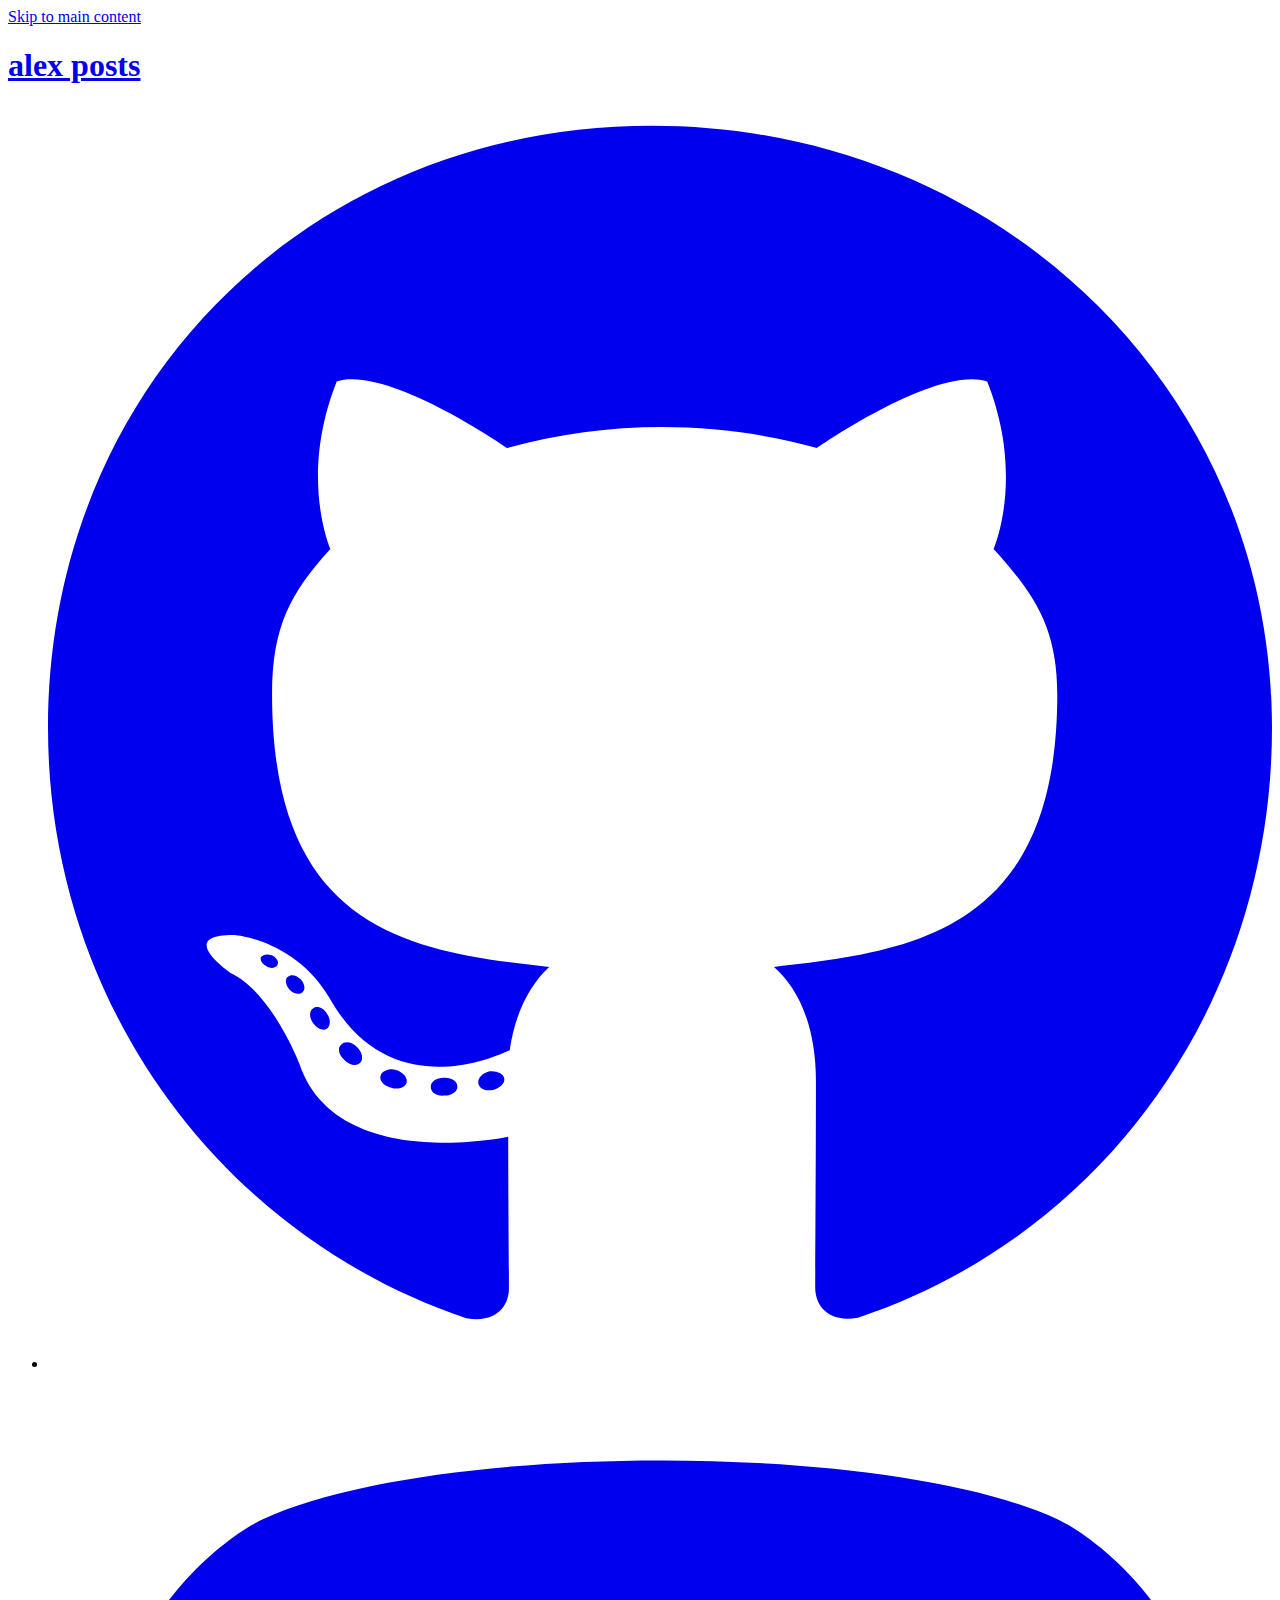
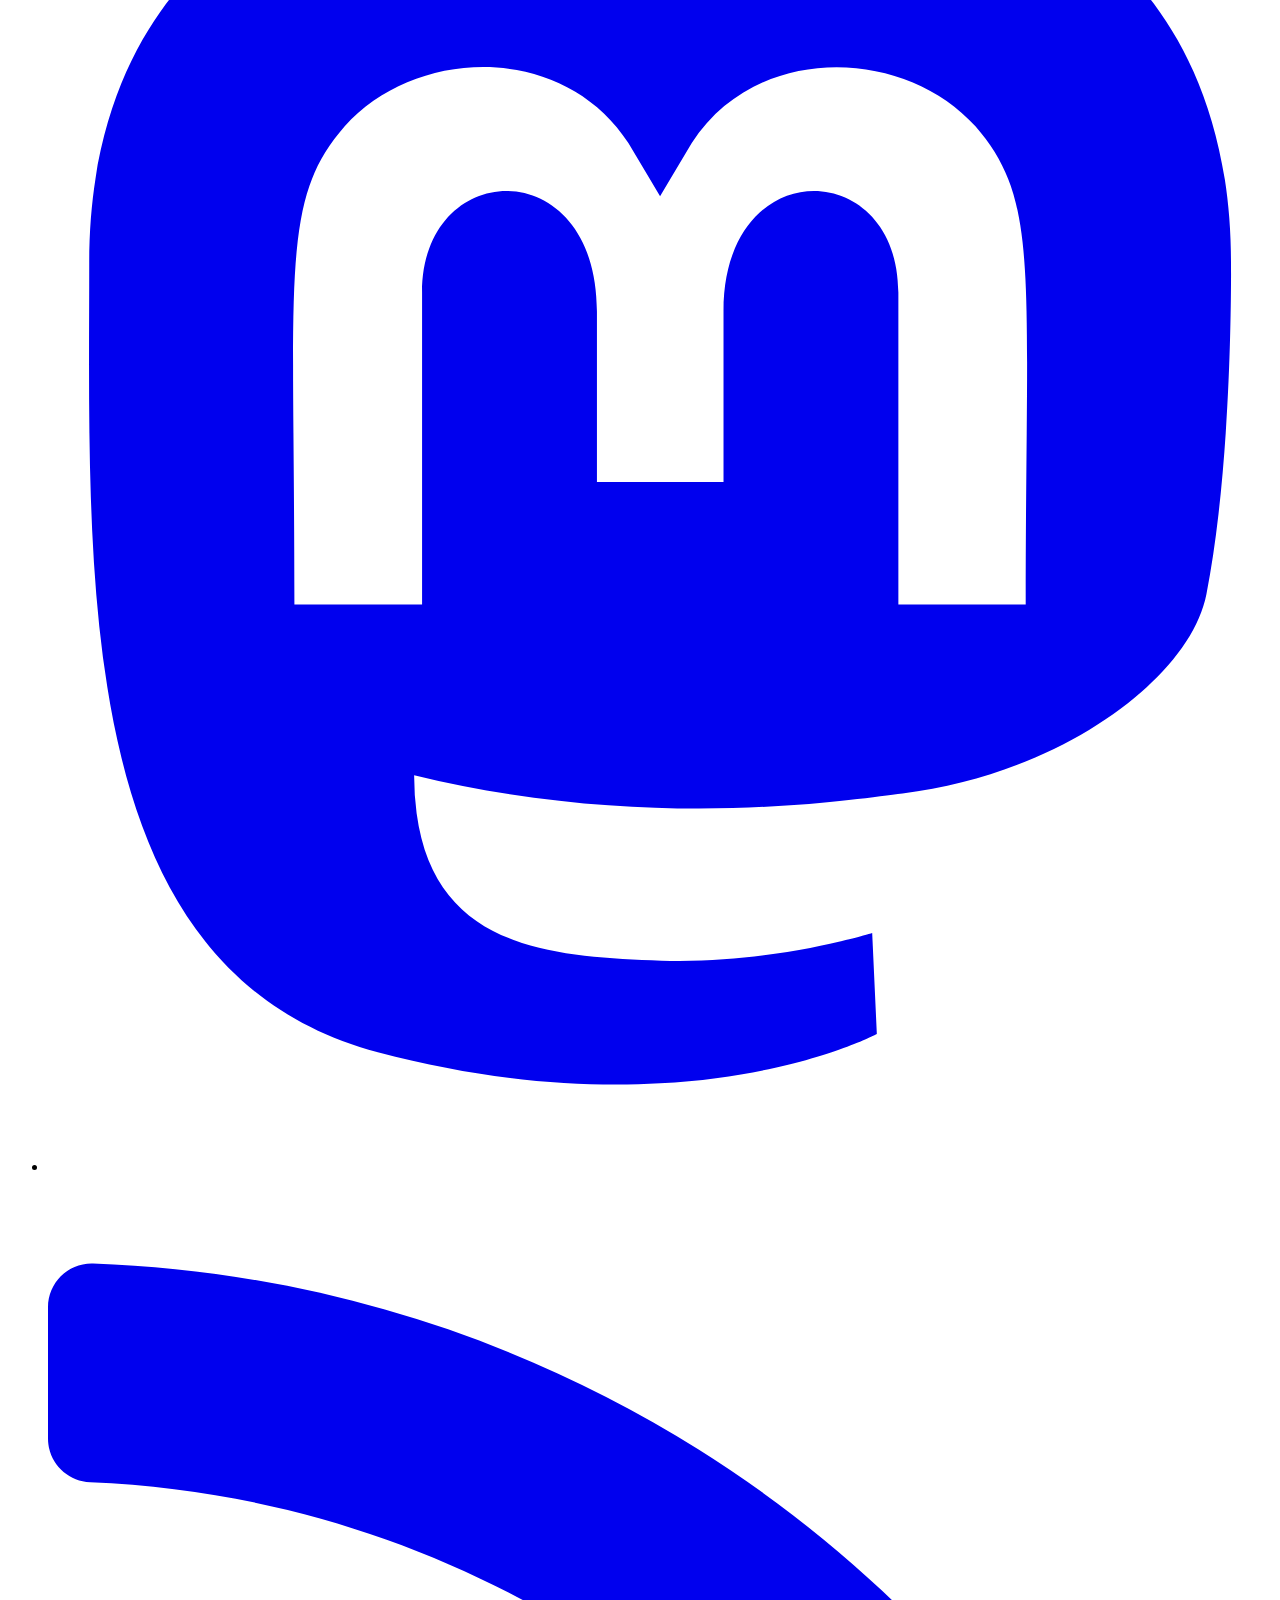
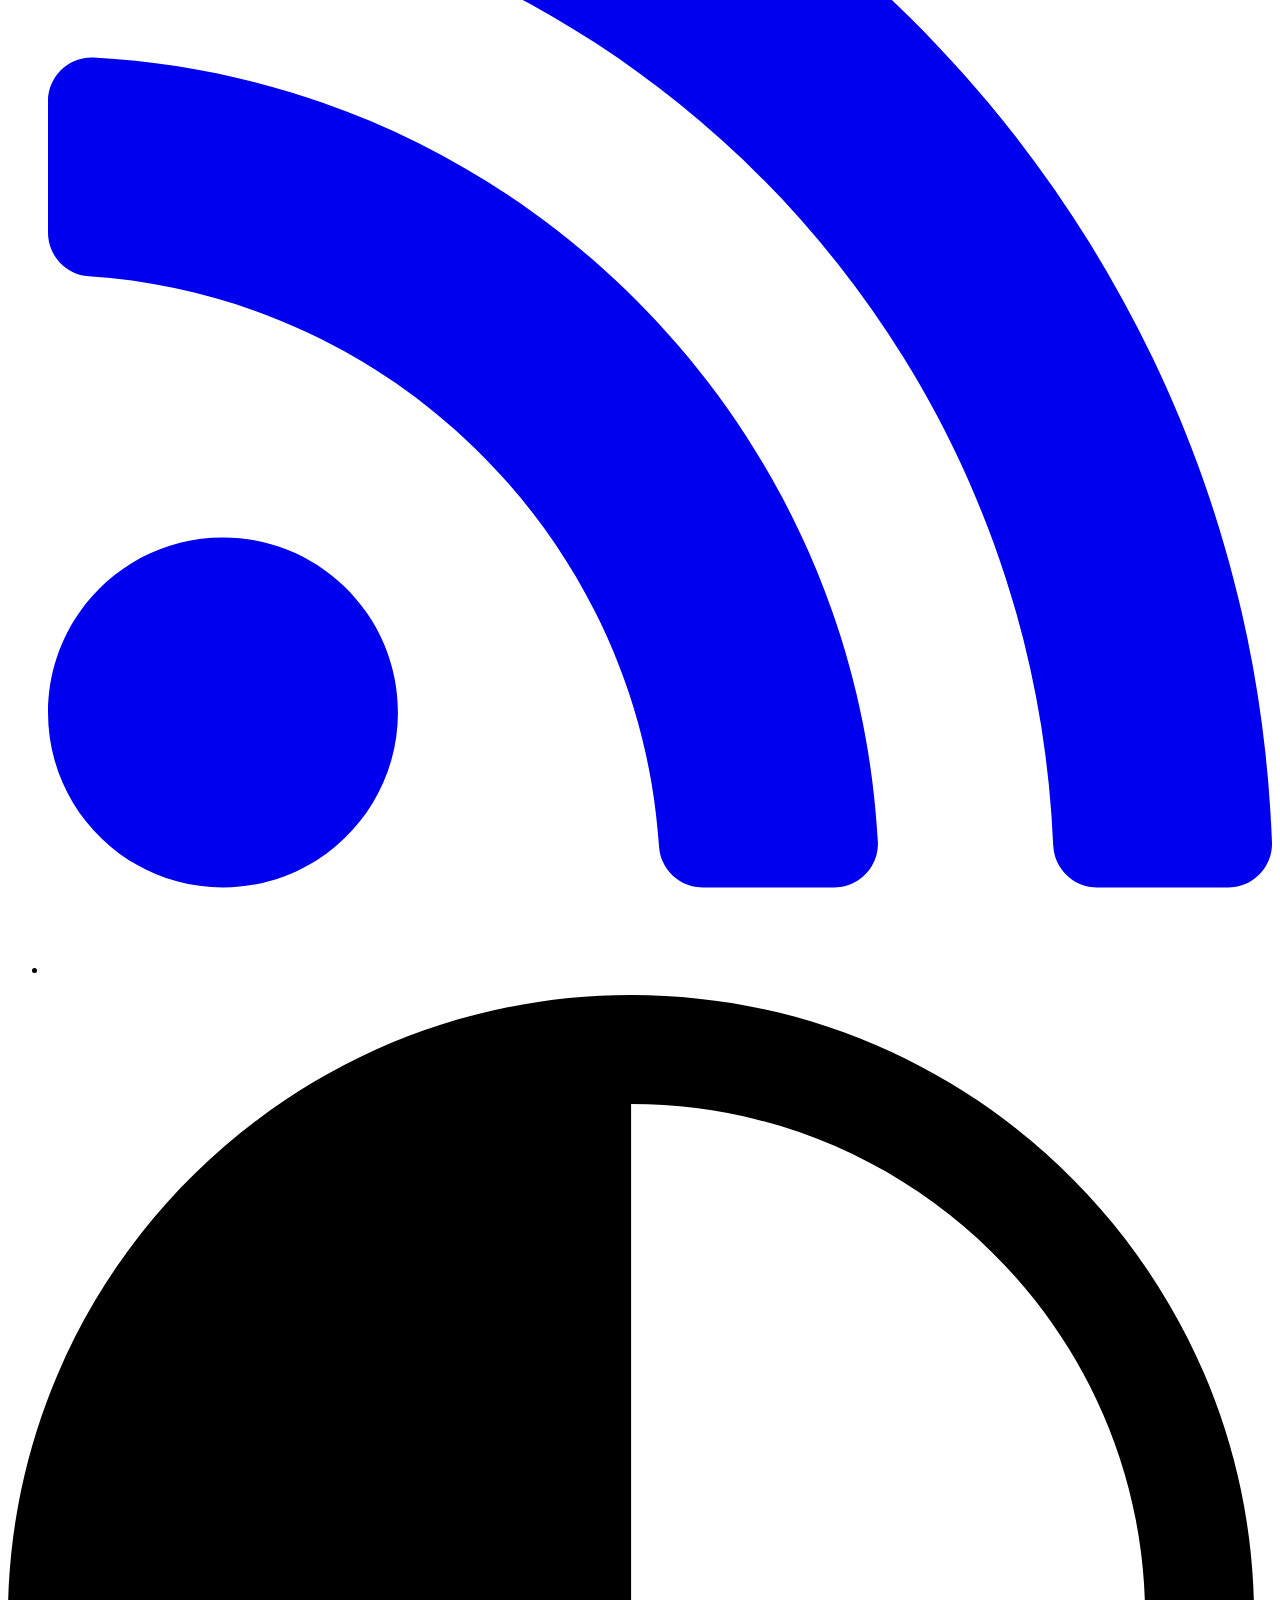
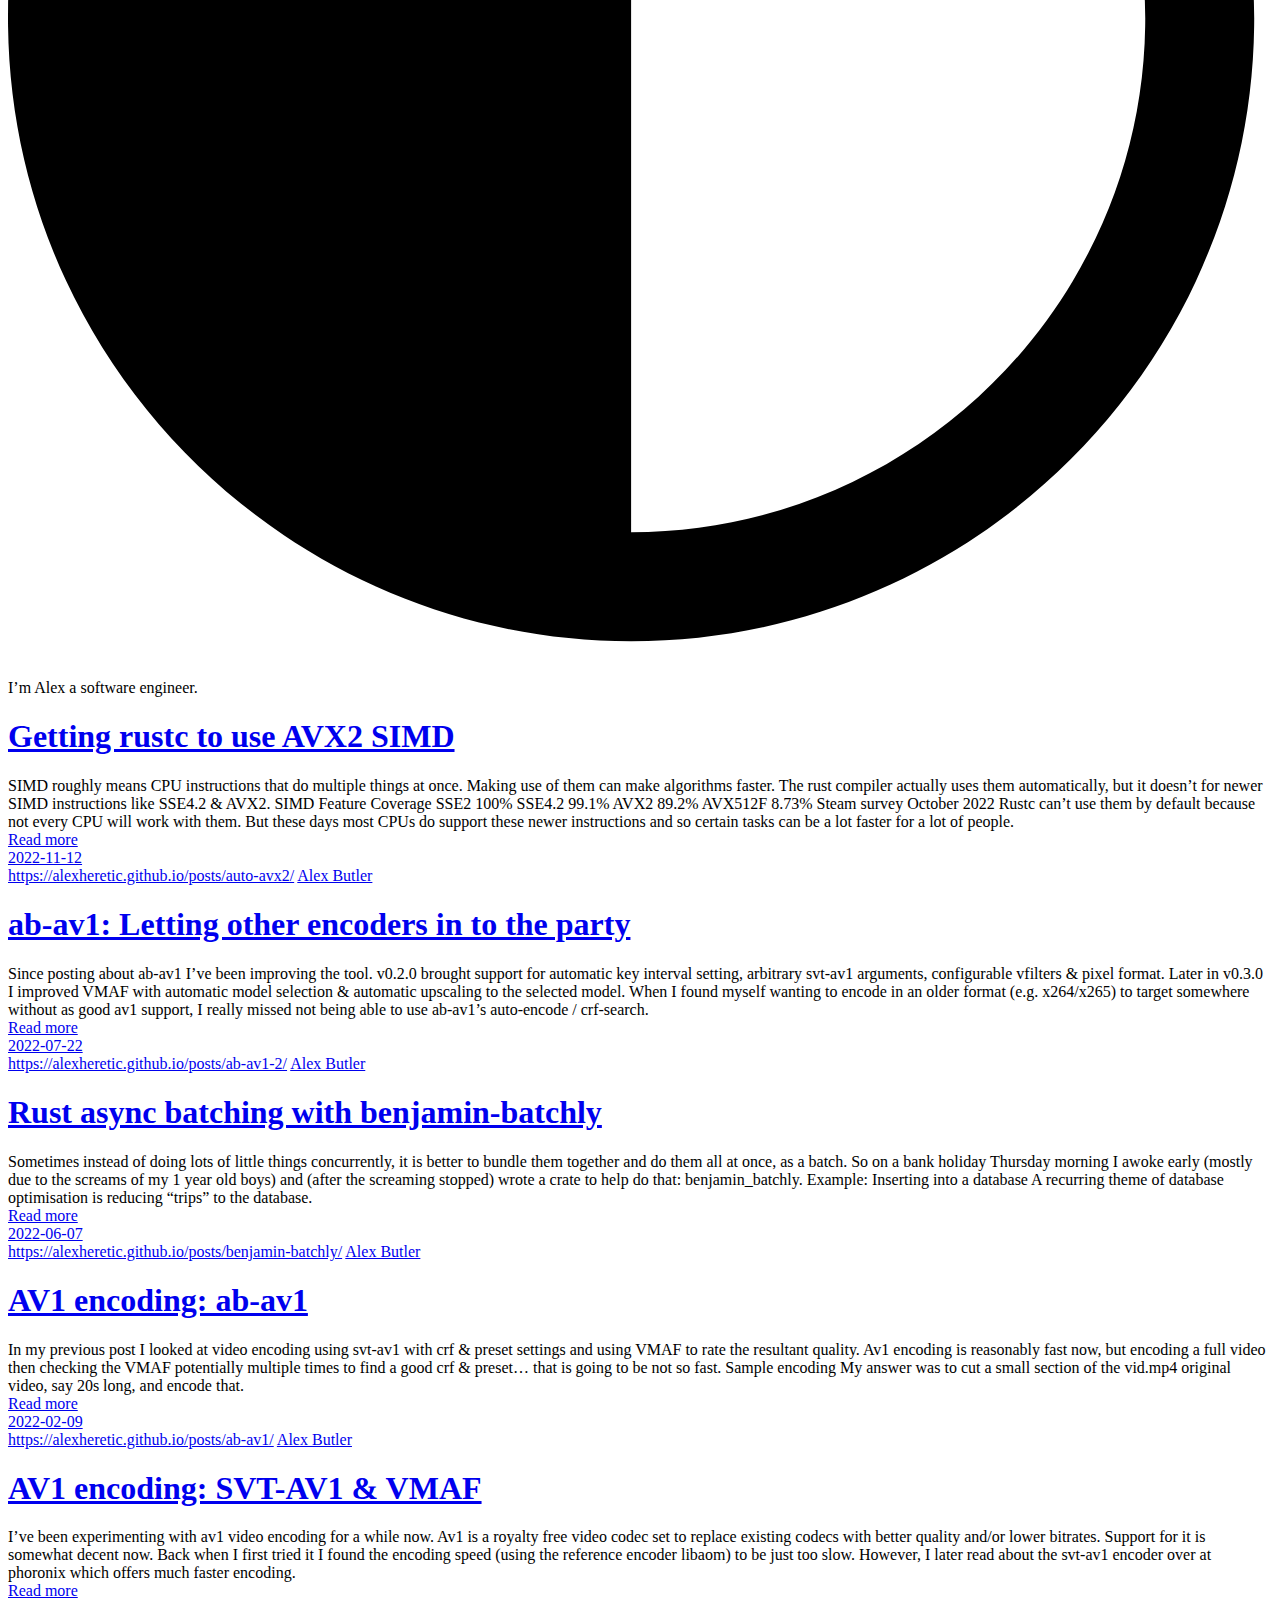
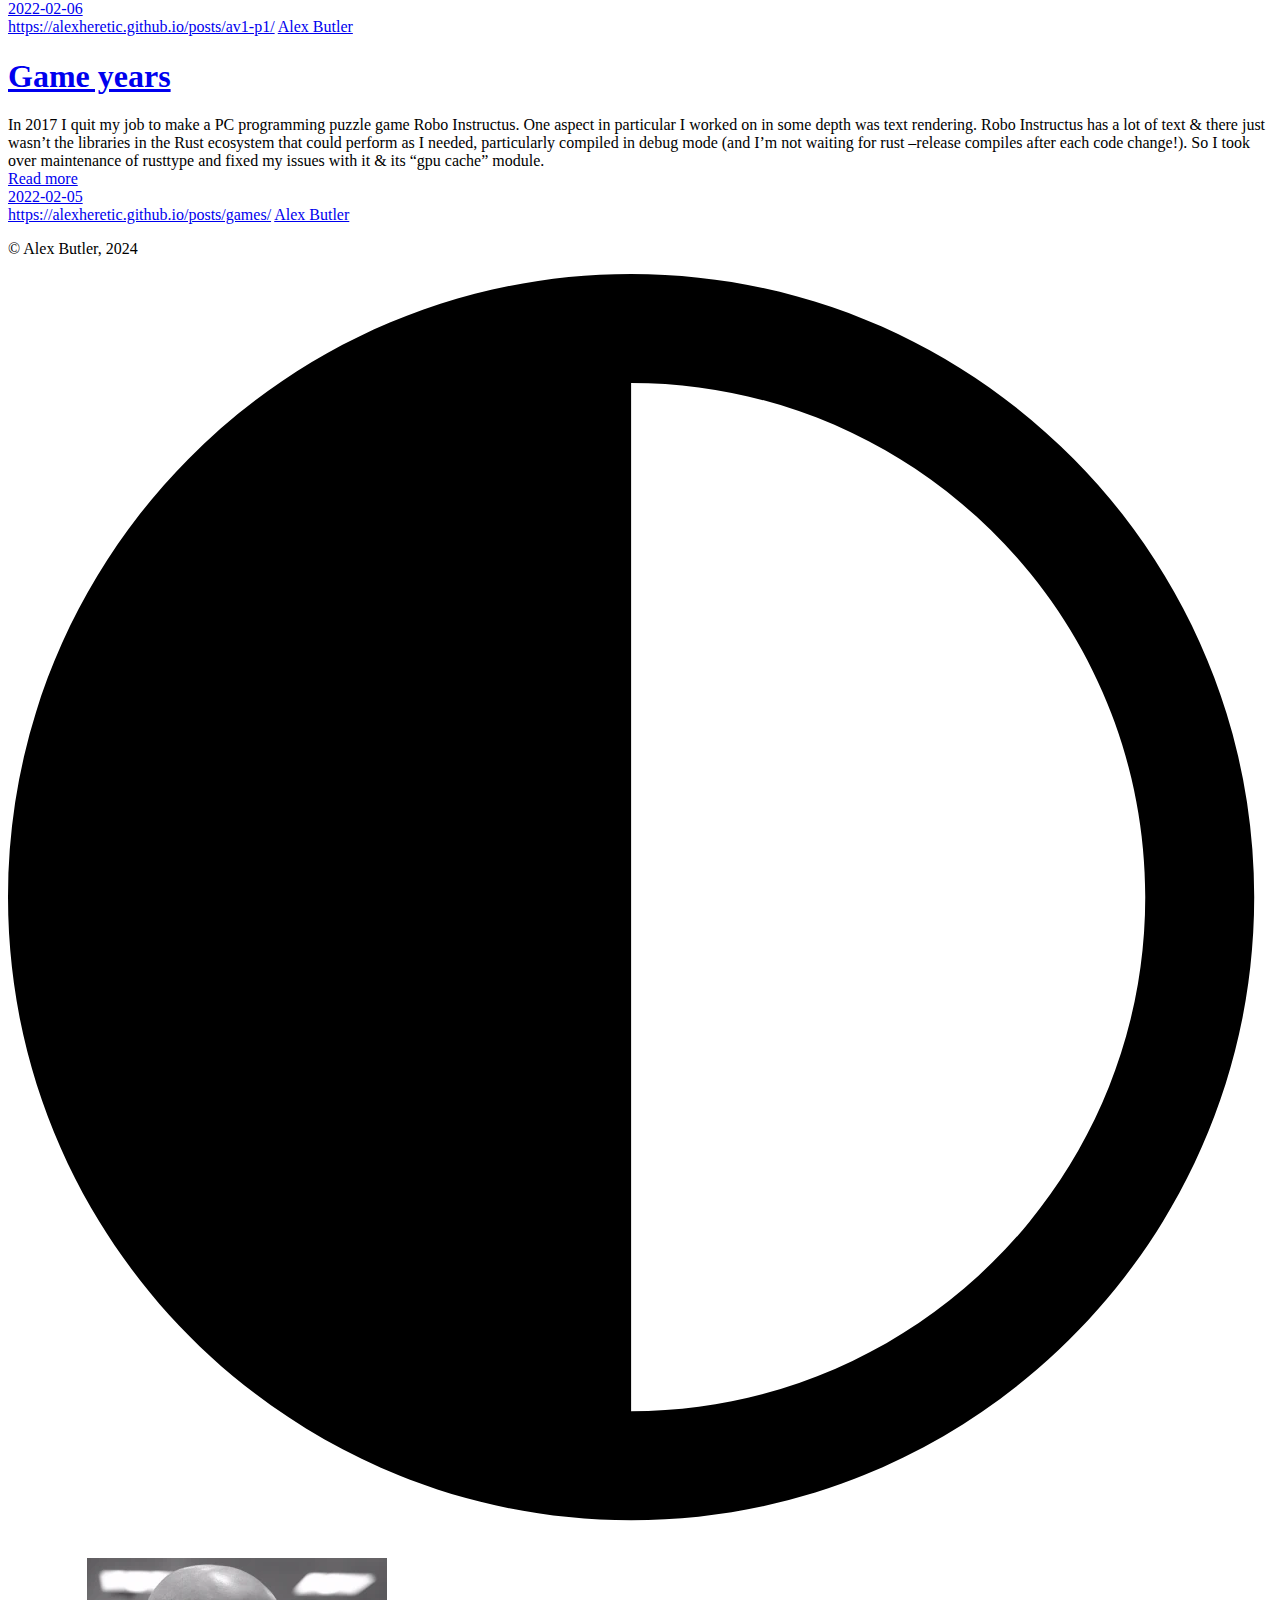
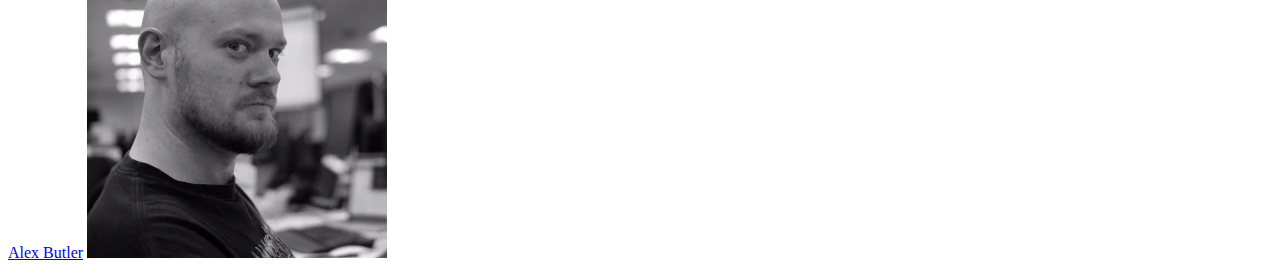
<file: index.html>
<!doctype html><html lang=en-gb data-theme><head><meta name=generator content="Hugo 0.133.1"><meta charset=utf-8><meta name=HandheldFriendly content="True"><meta name=viewport content="width=device-width,initial-scale=1"><meta name=referrer content="no-referrer-when-downgrade"><title>alex posts</title>
<meta name=description content><link rel=alternate type=application/rss+xml href=https://alexheretic.github.io/index.xml title="alex posts"><link rel=icon type=image/x-icon href=https://alexheretic.github.io/favicon.ico><link rel=apple-touch-icon-precomposed href=https://alexheretic.github.io/favicon.png><style>body{visibility:hidden;opacity:0}</style><noscript><style>body{visibility:visible;opacity:1}</style></noscript><link rel=stylesheet href=https://alexheretic.github.io/css/style.min.cb6f57b286a1f09223c013270b2706d7691a837dab35f1e96726d8029b8222b7.css integrity="sha256-y29Xsoah8JIjwBMnCycG12kag32rNfHpZybYApuCIrc="><script src=https://alexheretic.github.io/js/script.min.74bf1a3fcf1af396efa4acf3e660e876b61a2153ab9cbe1893ac24ea6d4f94ee.js type=text/javascript integrity="sha256-dL8aP88a85bvpKzz5mDodrYaIVOrnL4Yk6wk6m1PlO4="></script><meta property="og:url" content="https://alexheretic.github.io/"><meta property="og:site_name" content="alex posts"><meta property="og:title" content="alex posts"><meta property="og:description" content="I’m Alex a software engineer."><meta property="og:locale" content="en_gb"><meta property="og:type" content="website"><meta name=twitter:card content="summary"><meta name=twitter:title content="alex posts"><meta name=twitter:description content="I’m Alex a software engineer."></head><body><a class=skip-main href=#main>Skip to main content</a><div class=container><header class=common-header><div class=header-top><div class=header-top-left><h1 class=site-title><a href=/>alex posts</a></h1><ul class=social-icons><li><a href=https://github.com/alexheretic title=Github rel=me><span class=inline-svg><svg viewBox="0 0 496 512"><path fill="currentcolor" d="M165.9 397.4c0 2-2.3 3.6-5.2 3.6-3.3.3-5.6-1.3-5.6-3.6.0-2 2.3-3.6 5.2-3.6 3-.3 5.6 1.3 5.6 3.6zm-31.1-4.5c-.7 2 1.3 4.3 4.3 4.9 2.6 1 5.6.0 6.2-2s-1.3-4.3-4.3-5.2c-2.6-.7-5.5.3-6.2 2.3zm44.2-1.7c-2.9.7-4.9 2.6-4.6 4.9.3 2 2.9 3.3 5.9 2.6 2.9-.7 4.9-2.6 4.6-4.6-.3-1.9-3-3.2-5.9-2.9zM244.8 8C106.1 8 0 113.3.0 252c0 110.9 69.8 205.8 169.5 239.2 12.8 2.3 17.3-5.6 17.3-12.1.0-6.2-.3-40.4-.3-61.4.0.0-70 15-84.7-29.8.0.0-11.4-29.1-27.8-36.6.0.0-22.9-15.7 1.6-15.4.0.0 24.9 2 38.6 25.8 21.9 38.6 58.6 27.5 72.9 20.9 2.3-16 8.8-27.1 16-33.7-55.9-6.2-112.3-14.3-112.3-110.5.0-27.5 7.6-41.3 23.6-58.9-2.6-6.5-11.1-33.3 2.6-67.9 20.9-6.5 69 27 69 27 20-5.6 41.5-8.5 62.8-8.5s42.8 2.9 62.8 8.5c0 0 48.1-33.6 69-27 13.7 34.7 5.2 61.4 2.6 67.9 16 17.7 25.8 31.5 25.8 58.9.0 96.5-58.9 104.2-114.8 110.5 9.2 7.9 17 22.9 17 46.4.0 33.7-.3 75.4-.3 83.6.0 6.5 4.6 14.4 17.3 12.1C428.2 457.8 496 362.9 496 252 496 113.3 383.5 8 244.8 8zM97.2 352.9c-1.3 1-1 3.3.7 5.2 1.6 1.6 3.9 2.3 5.2 1 1.3-1 1-3.3-.7-5.2-1.6-1.6-3.9-2.3-5.2-1zm-10.8-8.1c-.7 1.3.3 2.9 2.3 3.9 1.6 1 3.6.7 4.3-.7.7-1.3-.3-2.9-2.3-3.9-2-.6-3.6-.3-4.3.7zm32.4 35.6c-1.6 1.3-1 4.3 1.3 6.2 2.3 2.3 5.2 2.6 6.5 1 1.3-1.3.7-4.3-1.3-6.2-2.2-2.3-5.2-2.6-6.5-1zm-11.4-14.7c-1.6 1-1.6 3.6.0 5.9 1.6 2.3 4.3 3.3 5.6 2.3 1.6-1.3 1.6-3.9.0-6.2-1.4-2.3-4-3.3-5.6-2z"/></svg></span></a></li><li><a href=https://fosstodon.org/@alexbigab title=Mastodon rel=me><span class=inline-svg><svg viewBox="0 0 448 512"><path fill="currentcolor" d="M433 179.11c0-97.2-63.71-125.7-63.71-125.7-62.52-28.7-228.56-28.4-290.48.0.0.0-63.72 28.5-63.72 125.7.0 115.7-6.6 259.4 105.63 289.1 40.51 10.7 75.32 13 103.33 11.4 50.81-2.8 79.32-18.1 79.32-18.1l-1.7-36.9s-36.31 11.4-77.12 10.1c-40.41-1.4-83-4.4-89.63-54a102.54 102.54.0 01-.9-13.9c85.63 20.9 158.65 9.1 178.75 6.7 56.12-6.7 105-41.3 111.23-72.9 9.8-49.8 9-121.5 9-121.5zm-75.12 125.2h-46.63v-114.2c0-49.7-64-51.6-64 6.9v62.5h-46.33V197c0-58.5-64-56.6-64-6.9v114.2H90.19c0-122.1-5.2-147.9 18.41-175 25.9-28.9 79.82-30.8 103.83 6.1l11.6 19.5 11.6-19.5c24.11-37.1 78.12-34.8 103.83-6.1 23.71 27.3 18.4 53 18.4 175z"/></svg></span></a></li><li><a href=https://alexheretic.github.io/index.xml title=RSS rel=me><span class=inline-svg><svg viewBox="0 0 448 512"><path fill="currentcolor" d="M128.081 415.959c0 35.369-28.672 64.041-64.041 64.041S0 451.328.0 415.959s28.672-64.041 64.041-64.041 64.04 28.673 64.04 64.041zm175.66 47.25c-8.354-154.6-132.185-278.587-286.95-286.95C7.656 175.765.0 183.105.0 192.253v48.069c0 8.415 6.49 15.472 14.887 16.018 111.832 7.284 201.473 96.702 208.772 208.772.547 8.397 7.604 14.887 16.018 14.887h48.069c9.149.001 16.489-7.655 15.995-16.79zm144.249.288C439.596 229.677 251.465 40.445 16.503 32.01 7.473 31.686.0 38.981.0 48.016v48.068c0 8.625 6.835 15.645 15.453 15.999 191.179 7.839 344.627 161.316 352.465 352.465.353 8.618 7.373 15.453 15.999 15.453h48.068c9.034-.001 16.329-7.474 16.005-16.504z"/></svg></span></a></li></ul></div><div class=header-top-right><div class=theme-switcher><span class=inline-svg><svg xmlns:xlink="http://www.w3.org/1999/xlink" viewBox="0 0 290 290"><path fill="currentcolor" d="M142.959.0C64.131.0.0 64.132.0 142.96s64.131 142.959 142.959 142.959 142.96-64.131 142.96-142.959C285.919 64.132 221.787.0 142.959.0zm0 260.919V142.96 25c65.043.0 117.96 52.917 117.96 117.96.0 65.043-52.917 117.959-117.96 117.959z"/></svg></span></div><script>const STORAGE_KEY="user-color-scheme",defaultTheme="dark";let currentTheme,switchButton,autoDefinedScheme=window.matchMedia("(prefers-color-scheme: dark)");const autoChangeScheme=e=>{currentTheme=e.matches?"dark":"light",document.documentElement.setAttribute("data-theme",currentTheme)};document.addEventListener("DOMContentLoaded",function(){switchButton=document.querySelector(".theme-switcher"),currentTheme=detectCurrentScheme(),currentTheme=="dark"&&document.documentElement.setAttribute("data-theme","dark"),currentTheme=="auto"&&(autoChangeScheme(autoDefinedScheme),autoDefinedScheme.addListener(autoChangeScheme)),switchButton&&switchButton.addEventListener("click",switchTheme,!1),showContent()});function detectCurrentScheme(){return localStorage!==null&&localStorage.getItem(STORAGE_KEY)?localStorage.getItem(STORAGE_KEY):defaultTheme?defaultTheme:window.matchMedia?window.matchMedia("(prefers-color-scheme: dark)").matches?"dark":"light":"light"}function switchTheme(){currentTheme=="dark"?(localStorage!==null&&localStorage.setItem(STORAGE_KEY,"light"),document.documentElement.setAttribute("data-theme","light"),currentTheme="light"):(localStorage!==null&&localStorage.setItem(STORAGE_KEY,"dark"),document.documentElement.setAttribute("data-theme","dark"),currentTheme="dark")}function showContent(){document.body.style.visibility="visible",document.body.style.opacity=1}</script></div></div><nav></nav></header><main id=main tabindex=-1><div class=homepage-content><p>I&rsquo;m Alex a software engineer.</p></div><div class="articles h-feed"><article class="post-list h-feed"><div class=post-header><header><h1 class="p-name post-title"><a class=u-url href=/posts/auto-avx2/>Getting rustc to use AVX2 SIMD</a></h1></header></div><div class="content post-summary p-summary">SIMD roughly means CPU instructions that do multiple things at once. Making use of them can make algorithms faster. The rust compiler actually uses them automatically, but it doesn&rsquo;t for newer SIMD instructions like SSE4.2 & AVX2.
SIMD Feature Coverage SSE2 100% SSE4.2 99.1% AVX2 89.2% AVX512F 8.73% Steam survey October 2022
Rustc can&rsquo;t use them by default because not every CPU will work with them. But these days most CPUs do support these newer instructions and so certain tasks can be a lot faster for a lot of people.</div><div class=read-more><a class=u-url href=/posts/auto-avx2/>Read more</a></div><div class=post-info><div class="post-date dt-published"><a class=u-url href=/posts/auto-avx2/><time datetime=2022-11-12>2022-11-12</time></a></div><a class="post-hidden-url u-url" href=https://alexheretic.github.io/posts/auto-avx2/>https://alexheretic.github.io/posts/auto-avx2/</a>
<a href=https://alexheretic.github.io/ class="p-name p-author post-hidden-author h-card" rel=me>Alex Butler</a><div class=post-taxonomies></div></div></article><article class="post-list h-feed"><div class=post-header><header><h1 class="p-name post-title"><a class=u-url href=/posts/ab-av1-2/>ab-av1: Letting other encoders in to the party</a></h1></header></div><div class="content post-summary p-summary">Since posting about ab-av1 I&rsquo;ve been improving the tool. v0.2.0 brought support for automatic key interval setting, arbitrary svt-av1 arguments, configurable vfilters & pixel format. Later in v0.3.0 I improved VMAF with automatic model selection & automatic upscaling to the selected model.
When I found myself wanting to encode in an older format (e.g. x264/x265) to target somewhere without as good av1 support, I really missed not being able to use ab-av1&rsquo;s auto-encode / crf-search.</div><div class=read-more><a class=u-url href=/posts/ab-av1-2/>Read more</a></div><div class=post-info><div class="post-date dt-published"><a class=u-url href=/posts/ab-av1-2/><time datetime=2022-07-22>2022-07-22</time></a></div><a class="post-hidden-url u-url" href=https://alexheretic.github.io/posts/ab-av1-2/>https://alexheretic.github.io/posts/ab-av1-2/</a>
<a href=https://alexheretic.github.io/ class="p-name p-author post-hidden-author h-card" rel=me>Alex Butler</a><div class=post-taxonomies></div></div></article><article class="post-list h-feed"><div class=post-header><header><h1 class="p-name post-title"><a class=u-url href=/posts/benjamin-batchly/>Rust async batching with benjamin-batchly</a></h1></header></div><div class="content post-summary p-summary">Sometimes instead of doing lots of little things concurrently, it is better to bundle them together and do them all at once, as a batch. So on a bank holiday Thursday morning I awoke early (mostly due to the screams of my 1 year old boys) and (after the screaming stopped) wrote a crate to help do that: benjamin_batchly.
Example: Inserting into a database A recurring theme of database optimisation is reducing &ldquo;trips&rdquo; to the database.</div><div class=read-more><a class=u-url href=/posts/benjamin-batchly/>Read more</a></div><div class=post-info><div class="post-date dt-published"><a class=u-url href=/posts/benjamin-batchly/><time datetime=2022-06-07>2022-06-07</time></a></div><a class="post-hidden-url u-url" href=https://alexheretic.github.io/posts/benjamin-batchly/>https://alexheretic.github.io/posts/benjamin-batchly/</a>
<a href=https://alexheretic.github.io/ class="p-name p-author post-hidden-author h-card" rel=me>Alex Butler</a><div class=post-taxonomies></div></div></article><article class="post-list h-feed"><div class=post-header><header><h1 class="p-name post-title"><a class=u-url href=/posts/ab-av1/>AV1 encoding: ab-av1</a></h1></header></div><div class="content post-summary p-summary">In my previous post I looked at video encoding using svt-av1 with crf & preset settings and using VMAF to rate the resultant quality. Av1 encoding is reasonably fast now, but encoding a full video then checking the VMAF potentially multiple times to find a good crf & preset&mldr; that is going to be not so fast.
Sample encoding My answer was to cut a small section of the vid.mp4 original video, say 20s long, and encode that.</div><div class=read-more><a class=u-url href=/posts/ab-av1/>Read more</a></div><div class=post-info><div class="post-date dt-published"><a class=u-url href=/posts/ab-av1/><time datetime=2022-02-09>2022-02-09</time></a></div><a class="post-hidden-url u-url" href=https://alexheretic.github.io/posts/ab-av1/>https://alexheretic.github.io/posts/ab-av1/</a>
<a href=https://alexheretic.github.io/ class="p-name p-author post-hidden-author h-card" rel=me>Alex Butler</a><div class=post-taxonomies></div></div></article><article class="post-list h-feed"><div class=post-header><header><h1 class="p-name post-title"><a class=u-url href=/posts/av1-p1/>AV1 encoding: SVT-AV1 & VMAF</a></h1></header></div><div class="content post-summary p-summary">I&rsquo;ve been experimenting with av1 video encoding for a while now. Av1 is a royalty free video codec set to replace existing codecs with better quality and/or lower bitrates. Support for it is somewhat decent now. Back when I first tried it I found the encoding speed (using the reference encoder libaom) to be just too slow.
However, I later read about the svt-av1 encoder over at phoronix which offers much faster encoding.</div><div class=read-more><a class=u-url href=/posts/av1-p1/>Read more</a></div><div class=post-info><div class="post-date dt-published"><a class=u-url href=/posts/av1-p1/><time datetime=2022-02-06>2022-02-06</time></a></div><a class="post-hidden-url u-url" href=https://alexheretic.github.io/posts/av1-p1/>https://alexheretic.github.io/posts/av1-p1/</a>
<a href=https://alexheretic.github.io/ class="p-name p-author post-hidden-author h-card" rel=me>Alex Butler</a><div class=post-taxonomies></div></div></article><article class="post-list h-feed"><div class=post-header><header><h1 class="p-name post-title"><a class=u-url href=/posts/games/>Game years</a></h1></header></div><div class="content post-summary p-summary">In 2017 I quit my job to make a PC programming puzzle game Robo Instructus.
One aspect in particular I worked on in some depth was text rendering. Robo Instructus has a lot of text & there just wasn&rsquo;t the libraries in the Rust ecosystem that could perform as I needed, particularly compiled in debug mode (and I&rsquo;m not waiting for rust &ndash;release compiles after each code change!).
So I took over maintenance of rusttype and fixed my issues with it & its &ldquo;gpu cache&rdquo; module.</div><div class=read-more><a class=u-url href=/posts/games/>Read more</a></div><div class=post-info><div class="post-date dt-published"><a class=u-url href=/posts/games/><time datetime=2022-02-05>2022-02-05</time></a></div><a class="post-hidden-url u-url" href=https://alexheretic.github.io/posts/games/>https://alexheretic.github.io/posts/games/</a>
<a href=https://alexheretic.github.io/ class="p-name p-author post-hidden-author h-card" rel=me>Alex Butler</a><div class=post-taxonomies></div></div></article></div></main><footer class=common-footer><div class=common-footer-bottom><div class=copyright><p>© Alex Butler, 2024<br></p></div><div class=theme-switcher><span class=inline-svg><svg xmlns:xlink="http://www.w3.org/1999/xlink" viewBox="0 0 290 290"><path fill="currentcolor" d="M142.959.0C64.131.0.0 64.132.0 142.96s64.131 142.959 142.959 142.959 142.96-64.131 142.96-142.959C285.919 64.132 221.787.0 142.959.0zm0 260.919V142.96 25c65.043.0 117.96 52.917 117.96 117.96.0 65.043-52.917 117.959-117.96 117.959z"/></svg></span></div><script>const STORAGE_KEY="user-color-scheme",defaultTheme="dark";let currentTheme,switchButton,autoDefinedScheme=window.matchMedia("(prefers-color-scheme: dark)");const autoChangeScheme=e=>{currentTheme=e.matches?"dark":"light",document.documentElement.setAttribute("data-theme",currentTheme)};document.addEventListener("DOMContentLoaded",function(){switchButton=document.querySelector(".theme-switcher"),currentTheme=detectCurrentScheme(),currentTheme=="dark"&&document.documentElement.setAttribute("data-theme","dark"),currentTheme=="auto"&&(autoChangeScheme(autoDefinedScheme),autoDefinedScheme.addListener(autoChangeScheme)),switchButton&&switchButton.addEventListener("click",switchTheme,!1),showContent()});function detectCurrentScheme(){return localStorage!==null&&localStorage.getItem(STORAGE_KEY)?localStorage.getItem(STORAGE_KEY):defaultTheme?defaultTheme:window.matchMedia?window.matchMedia("(prefers-color-scheme: dark)").matches?"dark":"light":"light"}function switchTheme(){currentTheme=="dark"?(localStorage!==null&&localStorage.setItem(STORAGE_KEY,"light"),document.documentElement.setAttribute("data-theme","light"),currentTheme="light"):(localStorage!==null&&localStorage.setItem(STORAGE_KEY,"dark"),document.documentElement.setAttribute("data-theme","dark"),currentTheme="dark")}function showContent(){document.body.style.visibility="visible",document.body.style.opacity=1}</script></div><p class="h-card vcard"><a href=https://alexheretic.github.io/ class="p-name u-url url fn" rel=me>Alex Butler</a>
<img class=u-photo src=/images/me.webp></p></footer></div></body></html>
</file>
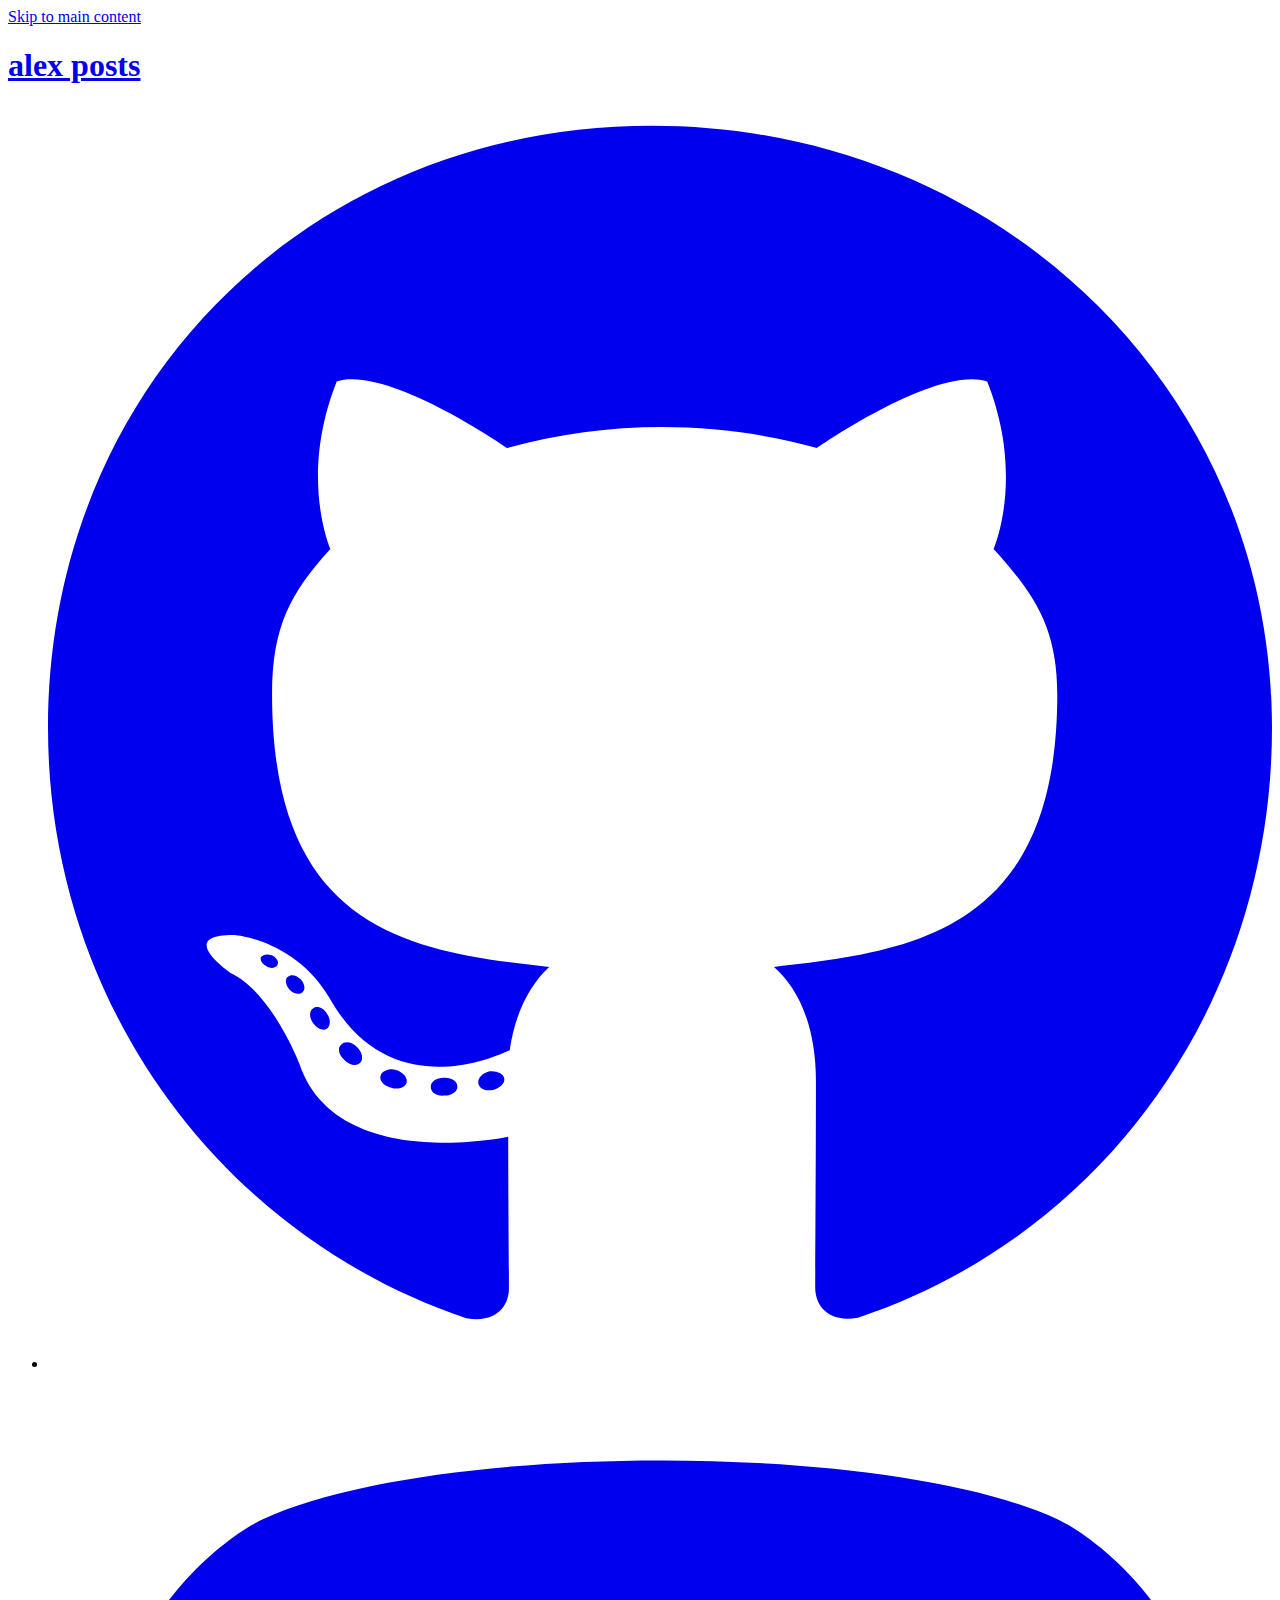
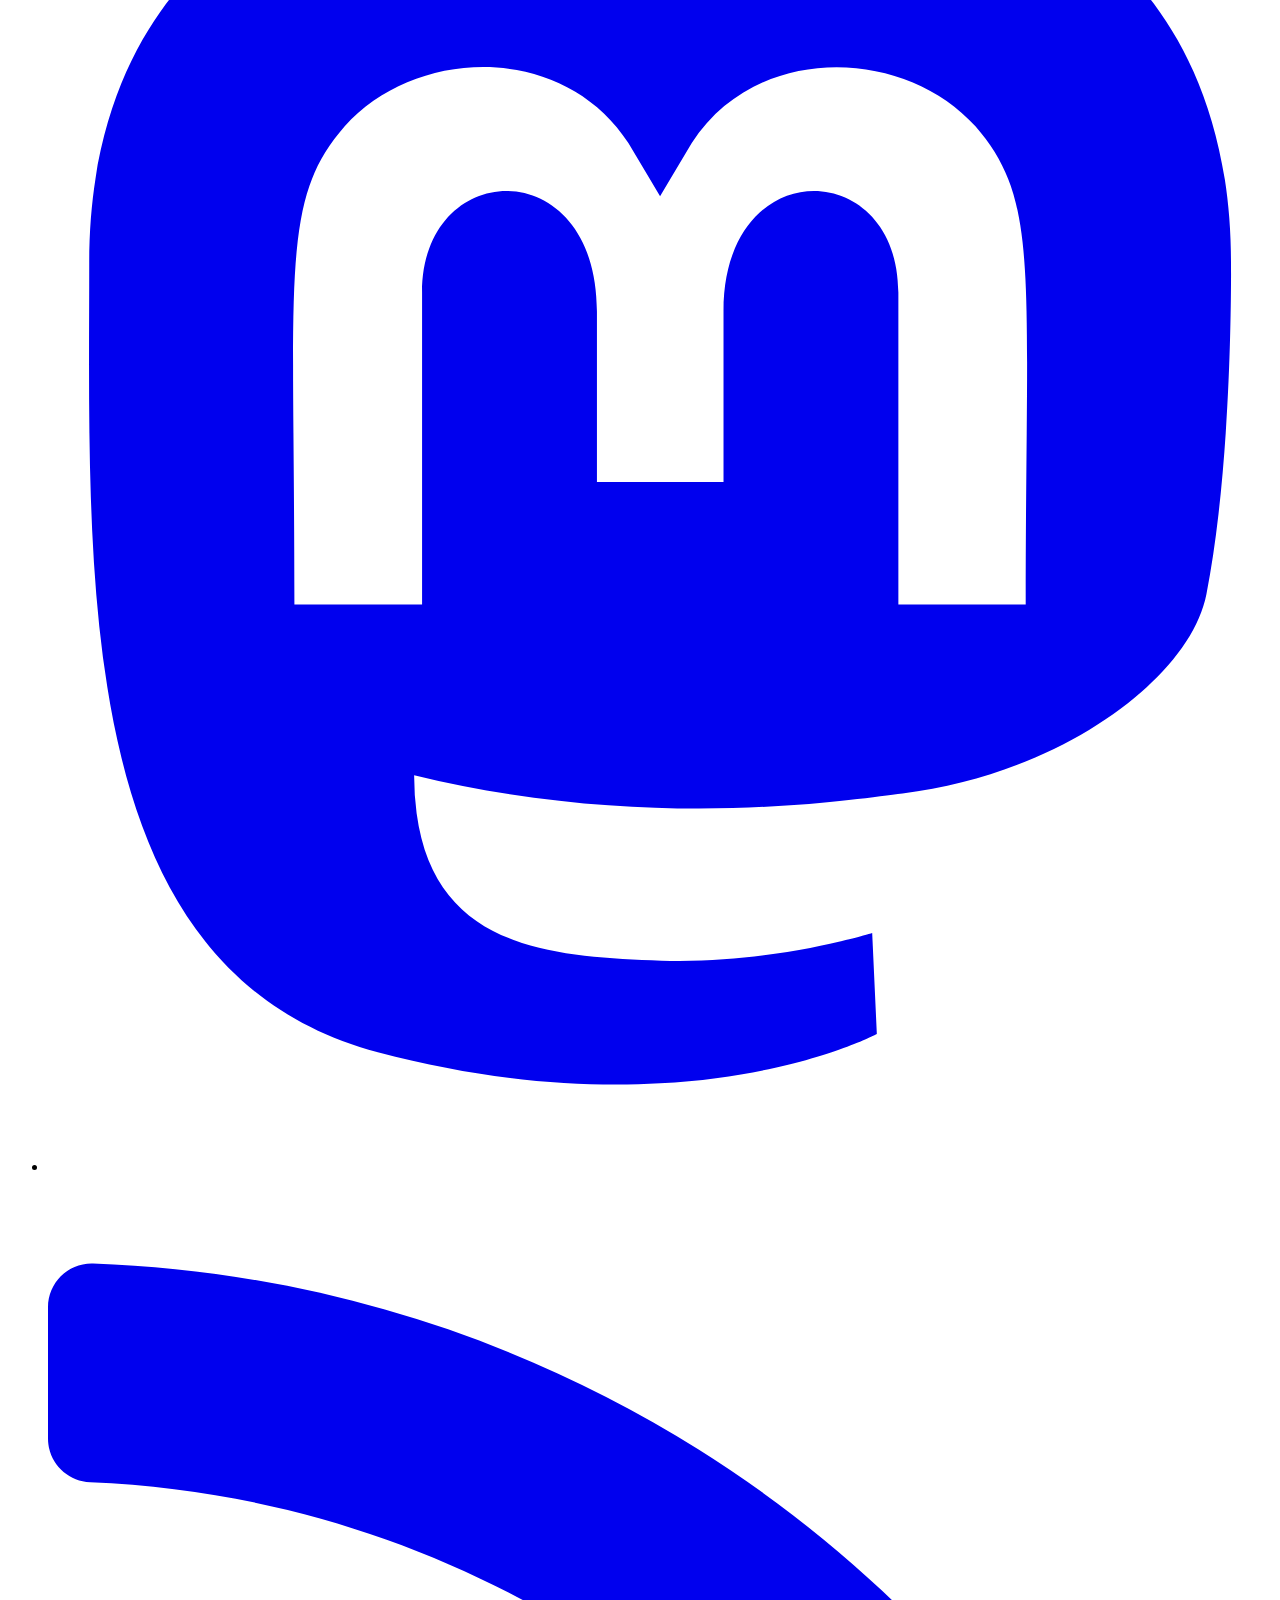
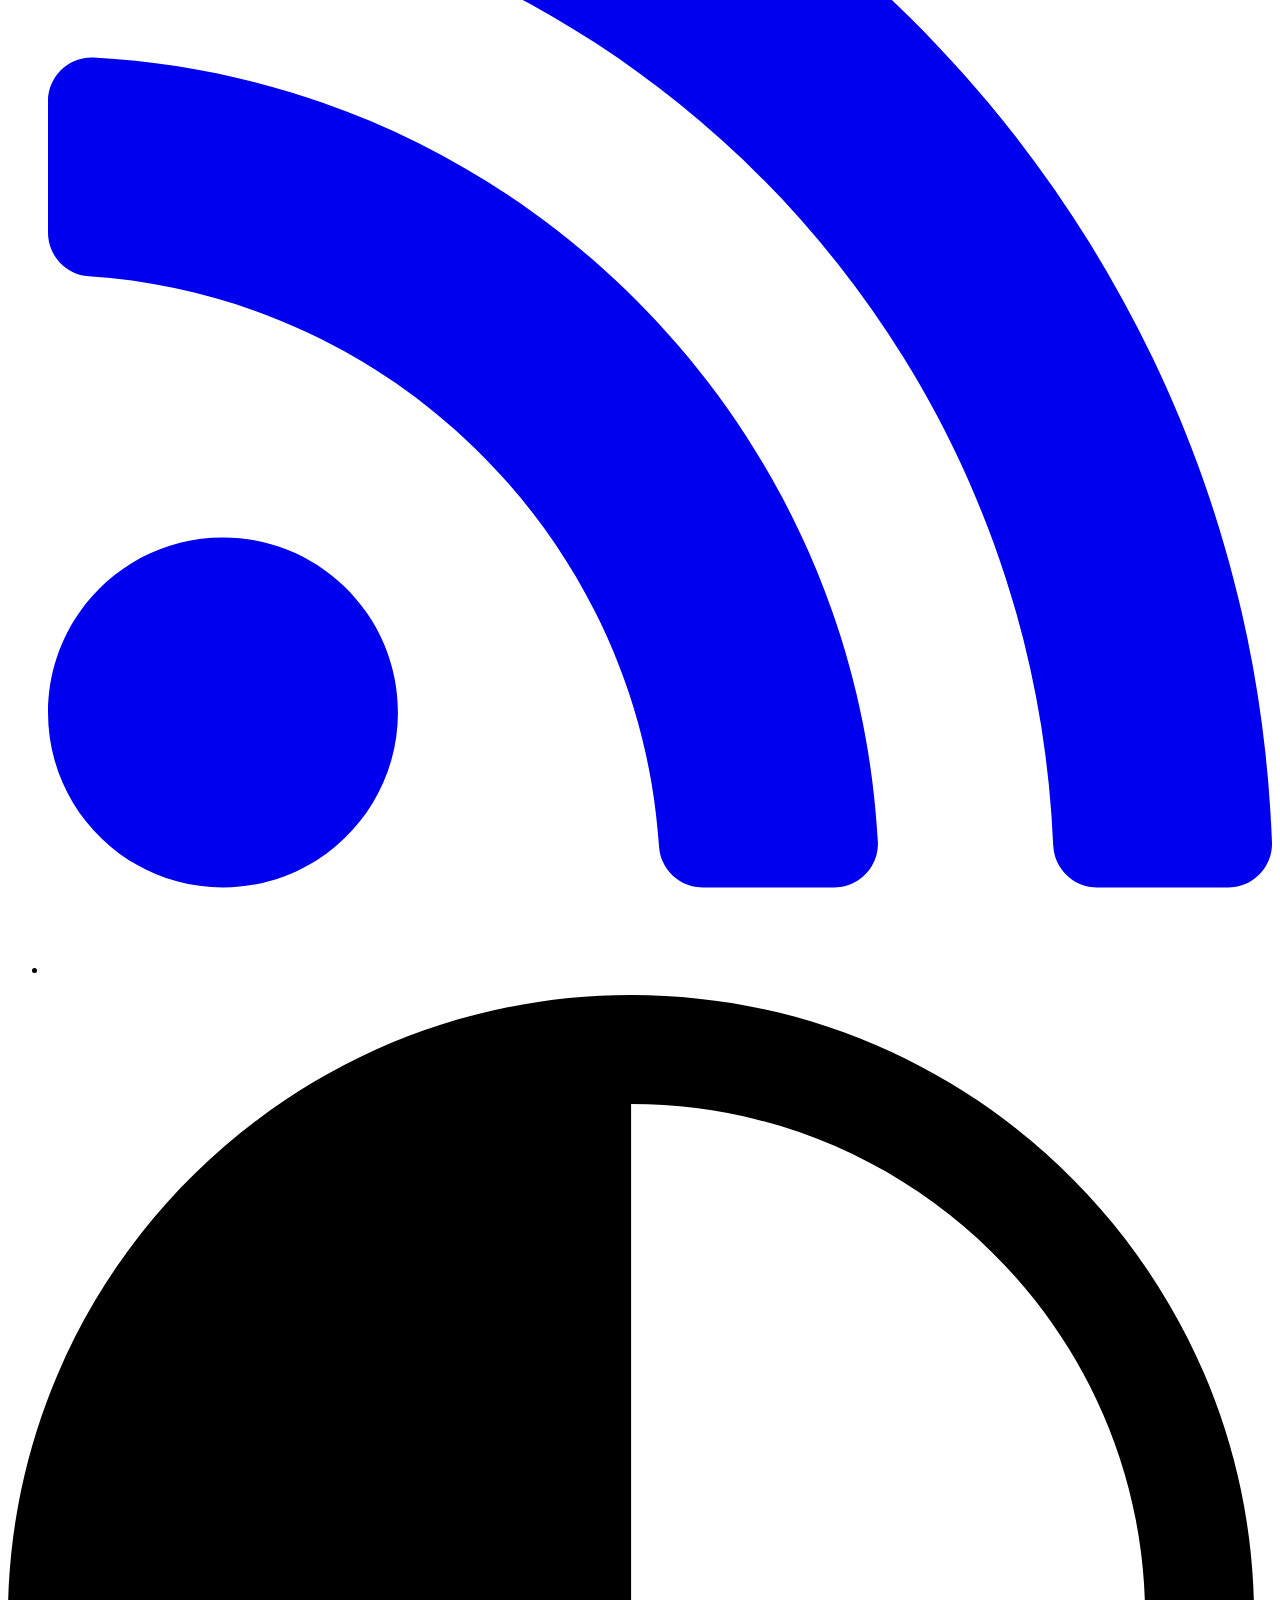
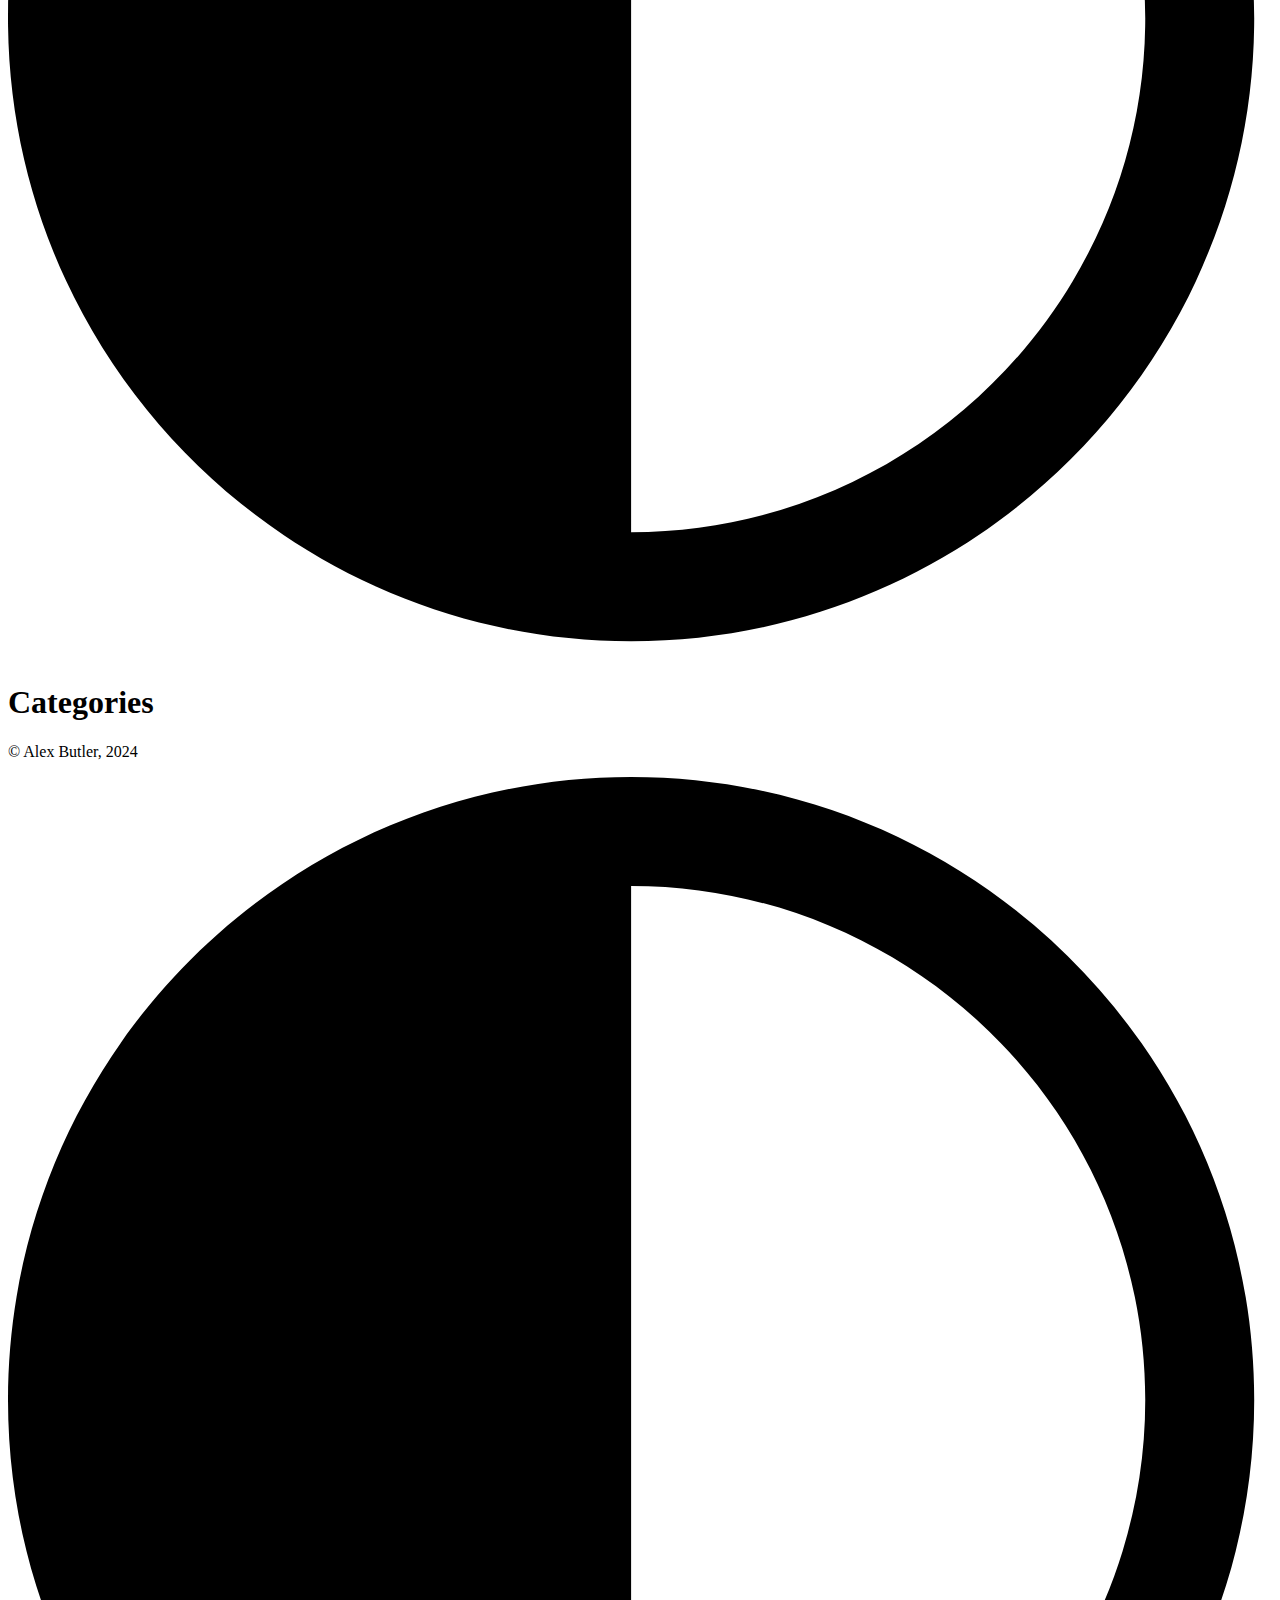
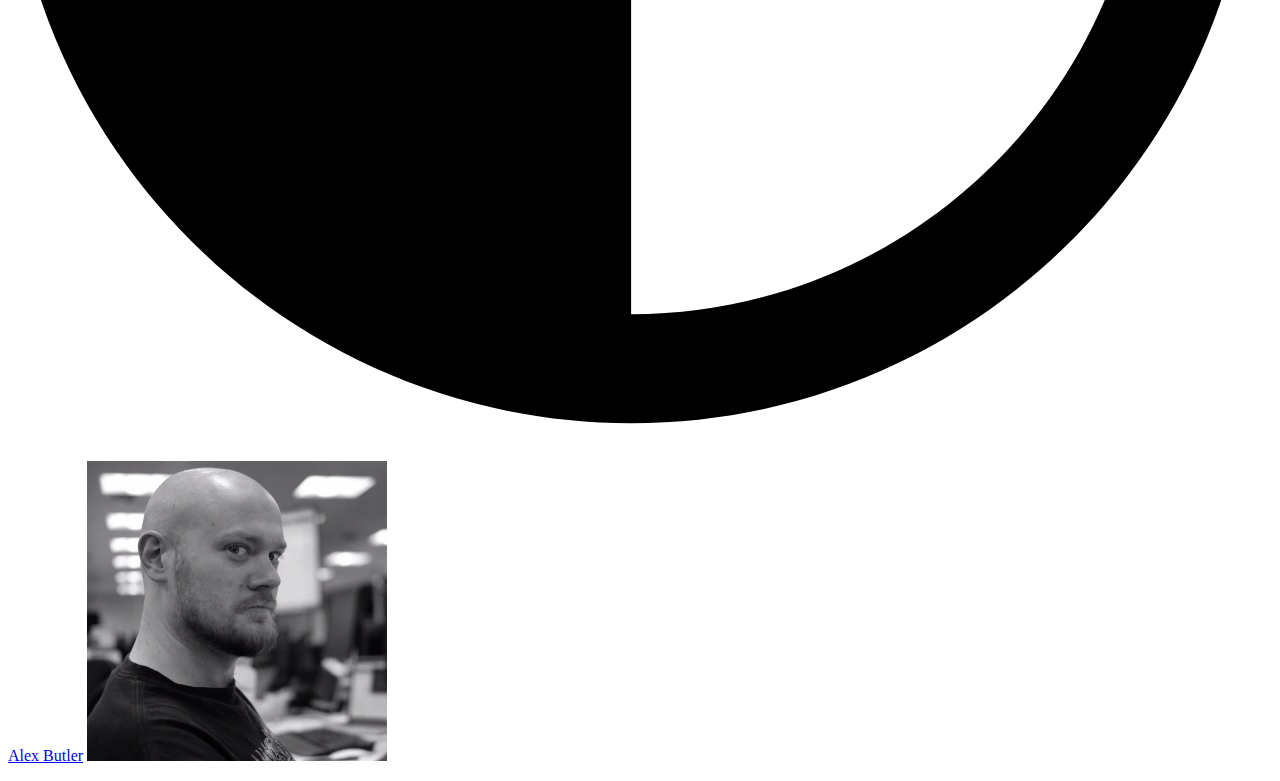
<file: categories/index.html>
<!doctype html><html lang=en-gb data-theme><head><meta charset=utf-8><meta name=HandheldFriendly content="True"><meta name=viewport content="width=device-width,initial-scale=1"><meta name=referrer content="no-referrer-when-downgrade"><title>Categories - alex posts</title>
<meta name=description content><link rel=alternate type=application/rss+xml href=https://alexheretic.github.io/categories/index.xml title="alex posts"><link rel=icon type=image/x-icon href=https://alexheretic.github.io/favicon.ico><link rel=apple-touch-icon-precomposed href=https://alexheretic.github.io/favicon.png><style>body{visibility:hidden;opacity:0}</style><noscript><style>body{visibility:visible;opacity:1}</style></noscript><link rel=stylesheet href=https://alexheretic.github.io/css/style.min.cb6f57b286a1f09223c013270b2706d7691a837dab35f1e96726d8029b8222b7.css integrity="sha256-y29Xsoah8JIjwBMnCycG12kag32rNfHpZybYApuCIrc="><script src=https://alexheretic.github.io/js/script.min.74bf1a3fcf1af396efa4acf3e660e876b61a2153ab9cbe1893ac24ea6d4f94ee.js type=text/javascript integrity="sha256-dL8aP88a85bvpKzz5mDodrYaIVOrnL4Yk6wk6m1PlO4="></script><meta property="og:url" content="https://alexheretic.github.io/categories/"><meta property="og:site_name" content="alex posts"><meta property="og:title" content="Categories"><meta property="og:locale" content="en_gb"><meta property="og:type" content="website"><meta name=twitter:card content="summary"><meta name=twitter:title content="Categories"></head><body><a class=skip-main href=#main>Skip to main content</a><div class=container><header class=common-header><div class=header-top><div class=header-top-left><h1 class=site-title><a href=/>alex posts</a></h1><ul class=social-icons><li><a href=https://github.com/alexheretic title=Github rel=me><span class=inline-svg><svg viewBox="0 0 496 512"><path fill="currentcolor" d="M165.9 397.4c0 2-2.3 3.6-5.2 3.6-3.3.3-5.6-1.3-5.6-3.6.0-2 2.3-3.6 5.2-3.6 3-.3 5.6 1.3 5.6 3.6zm-31.1-4.5c-.7 2 1.3 4.3 4.3 4.9 2.6 1 5.6.0 6.2-2s-1.3-4.3-4.3-5.2c-2.6-.7-5.5.3-6.2 2.3zm44.2-1.7c-2.9.7-4.9 2.6-4.6 4.9.3 2 2.9 3.3 5.9 2.6 2.9-.7 4.9-2.6 4.6-4.6-.3-1.9-3-3.2-5.9-2.9zM244.8 8C106.1 8 0 113.3.0 252c0 110.9 69.8 205.8 169.5 239.2 12.8 2.3 17.3-5.6 17.3-12.1.0-6.2-.3-40.4-.3-61.4.0.0-70 15-84.7-29.8.0.0-11.4-29.1-27.8-36.6.0.0-22.9-15.7 1.6-15.4.0.0 24.9 2 38.6 25.8 21.9 38.6 58.6 27.5 72.9 20.9 2.3-16 8.8-27.1 16-33.7-55.9-6.2-112.3-14.3-112.3-110.5.0-27.5 7.6-41.3 23.6-58.9-2.6-6.5-11.1-33.3 2.6-67.9 20.9-6.5 69 27 69 27 20-5.6 41.5-8.5 62.8-8.5s42.8 2.9 62.8 8.5c0 0 48.1-33.6 69-27 13.7 34.7 5.2 61.4 2.6 67.9 16 17.7 25.8 31.5 25.8 58.9.0 96.5-58.9 104.2-114.8 110.5 9.2 7.9 17 22.9 17 46.4.0 33.7-.3 75.4-.3 83.6.0 6.5 4.6 14.4 17.3 12.1C428.2 457.8 496 362.9 496 252 496 113.3 383.5 8 244.8 8zM97.2 352.9c-1.3 1-1 3.3.7 5.2 1.6 1.6 3.9 2.3 5.2 1 1.3-1 1-3.3-.7-5.2-1.6-1.6-3.9-2.3-5.2-1zm-10.8-8.1c-.7 1.3.3 2.9 2.3 3.9 1.6 1 3.6.7 4.3-.7.7-1.3-.3-2.9-2.3-3.9-2-.6-3.6-.3-4.3.7zm32.4 35.6c-1.6 1.3-1 4.3 1.3 6.2 2.3 2.3 5.2 2.6 6.5 1 1.3-1.3.7-4.3-1.3-6.2-2.2-2.3-5.2-2.6-6.5-1zm-11.4-14.7c-1.6 1-1.6 3.6.0 5.9 1.6 2.3 4.3 3.3 5.6 2.3 1.6-1.3 1.6-3.9.0-6.2-1.4-2.3-4-3.3-5.6-2z"/></svg></span></a></li><li><a href=https://fosstodon.org/@alexbigab title=Mastodon rel=me><span class=inline-svg><svg viewBox="0 0 448 512"><path fill="currentcolor" d="M433 179.11c0-97.2-63.71-125.7-63.71-125.7-62.52-28.7-228.56-28.4-290.48.0.0.0-63.72 28.5-63.72 125.7.0 115.7-6.6 259.4 105.63 289.1 40.51 10.7 75.32 13 103.33 11.4 50.81-2.8 79.32-18.1 79.32-18.1l-1.7-36.9s-36.31 11.4-77.12 10.1c-40.41-1.4-83-4.4-89.63-54a102.54 102.54.0 01-.9-13.9c85.63 20.9 158.65 9.1 178.75 6.7 56.12-6.7 105-41.3 111.23-72.9 9.8-49.8 9-121.5 9-121.5zm-75.12 125.2h-46.63v-114.2c0-49.7-64-51.6-64 6.9v62.5h-46.33V197c0-58.5-64-56.6-64-6.9v114.2H90.19c0-122.1-5.2-147.9 18.41-175 25.9-28.9 79.82-30.8 103.83 6.1l11.6 19.5 11.6-19.5c24.11-37.1 78.12-34.8 103.83-6.1 23.71 27.3 18.4 53 18.4 175z"/></svg></span></a></li><li><a href=https://alexheretic.github.io/index.xml title=RSS rel=me><span class=inline-svg><svg viewBox="0 0 448 512"><path fill="currentcolor" d="M128.081 415.959c0 35.369-28.672 64.041-64.041 64.041S0 451.328.0 415.959s28.672-64.041 64.041-64.041 64.04 28.673 64.04 64.041zm175.66 47.25c-8.354-154.6-132.185-278.587-286.95-286.95C7.656 175.765.0 183.105.0 192.253v48.069c0 8.415 6.49 15.472 14.887 16.018 111.832 7.284 201.473 96.702 208.772 208.772.547 8.397 7.604 14.887 16.018 14.887h48.069c9.149.001 16.489-7.655 15.995-16.79zm144.249.288C439.596 229.677 251.465 40.445 16.503 32.01 7.473 31.686.0 38.981.0 48.016v48.068c0 8.625 6.835 15.645 15.453 15.999 191.179 7.839 344.627 161.316 352.465 352.465.353 8.618 7.373 15.453 15.999 15.453h48.068c9.034-.001 16.329-7.474 16.005-16.504z"/></svg></span></a></li></ul></div><div class=header-top-right><div class=theme-switcher><span class=inline-svg><svg xmlns:xlink="http://www.w3.org/1999/xlink" viewBox="0 0 290 290"><path fill="currentcolor" d="M142.959.0C64.131.0.0 64.132.0 142.96s64.131 142.959 142.959 142.959 142.96-64.131 142.96-142.959C285.919 64.132 221.787.0 142.959.0zm0 260.919V142.96 25c65.043.0 117.96 52.917 117.96 117.96.0 65.043-52.917 117.959-117.96 117.959z"/></svg></span></div><script>const STORAGE_KEY="user-color-scheme",defaultTheme="dark";let currentTheme,switchButton,autoDefinedScheme=window.matchMedia("(prefers-color-scheme: dark)");const autoChangeScheme=e=>{currentTheme=e.matches?"dark":"light",document.documentElement.setAttribute("data-theme",currentTheme)};document.addEventListener("DOMContentLoaded",function(){switchButton=document.querySelector(".theme-switcher"),currentTheme=detectCurrentScheme(),currentTheme=="dark"&&document.documentElement.setAttribute("data-theme","dark"),currentTheme=="auto"&&(autoChangeScheme(autoDefinedScheme),autoDefinedScheme.addListener(autoChangeScheme)),switchButton&&switchButton.addEventListener("click",switchTheme,!1),showContent()});function detectCurrentScheme(){return localStorage!==null&&localStorage.getItem(STORAGE_KEY)?localStorage.getItem(STORAGE_KEY):defaultTheme?defaultTheme:window.matchMedia?window.matchMedia("(prefers-color-scheme: dark)").matches?"dark":"light":"light"}function switchTheme(){currentTheme=="dark"?(localStorage!==null&&localStorage.setItem(STORAGE_KEY,"light"),document.documentElement.setAttribute("data-theme","light"),currentTheme="light"):(localStorage!==null&&localStorage.setItem(STORAGE_KEY,"dark"),document.documentElement.setAttribute("data-theme","dark"),currentTheme="dark")}function showContent(){document.body.style.visibility="visible",document.body.style.opacity=1}</script></div></div><nav></nav></header><main id=main tabindex=-1><div class=index-content></div><h1>Categories</h1><ul class=terms></ul></main><footer class=common-footer><div class=common-footer-bottom><div class=copyright><p>© Alex Butler, 2024<br></p></div><div class=theme-switcher><span class=inline-svg><svg xmlns:xlink="http://www.w3.org/1999/xlink" viewBox="0 0 290 290"><path fill="currentcolor" d="M142.959.0C64.131.0.0 64.132.0 142.96s64.131 142.959 142.959 142.959 142.96-64.131 142.96-142.959C285.919 64.132 221.787.0 142.959.0zm0 260.919V142.96 25c65.043.0 117.96 52.917 117.96 117.96.0 65.043-52.917 117.959-117.96 117.959z"/></svg></span></div><script>const STORAGE_KEY="user-color-scheme",defaultTheme="dark";let currentTheme,switchButton,autoDefinedScheme=window.matchMedia("(prefers-color-scheme: dark)");const autoChangeScheme=e=>{currentTheme=e.matches?"dark":"light",document.documentElement.setAttribute("data-theme",currentTheme)};document.addEventListener("DOMContentLoaded",function(){switchButton=document.querySelector(".theme-switcher"),currentTheme=detectCurrentScheme(),currentTheme=="dark"&&document.documentElement.setAttribute("data-theme","dark"),currentTheme=="auto"&&(autoChangeScheme(autoDefinedScheme),autoDefinedScheme.addListener(autoChangeScheme)),switchButton&&switchButton.addEventListener("click",switchTheme,!1),showContent()});function detectCurrentScheme(){return localStorage!==null&&localStorage.getItem(STORAGE_KEY)?localStorage.getItem(STORAGE_KEY):defaultTheme?defaultTheme:window.matchMedia?window.matchMedia("(prefers-color-scheme: dark)").matches?"dark":"light":"light"}function switchTheme(){currentTheme=="dark"?(localStorage!==null&&localStorage.setItem(STORAGE_KEY,"light"),document.documentElement.setAttribute("data-theme","light"),currentTheme="light"):(localStorage!==null&&localStorage.setItem(STORAGE_KEY,"dark"),document.documentElement.setAttribute("data-theme","dark"),currentTheme="dark")}function showContent(){document.body.style.visibility="visible",document.body.style.opacity=1}</script></div><p class="h-card vcard"><a href=https://alexheretic.github.io/ class="p-name u-url url fn" rel=me>Alex Butler</a>
<img class=u-photo src=/images/me.webp></p></footer></div></body></html>
</file>
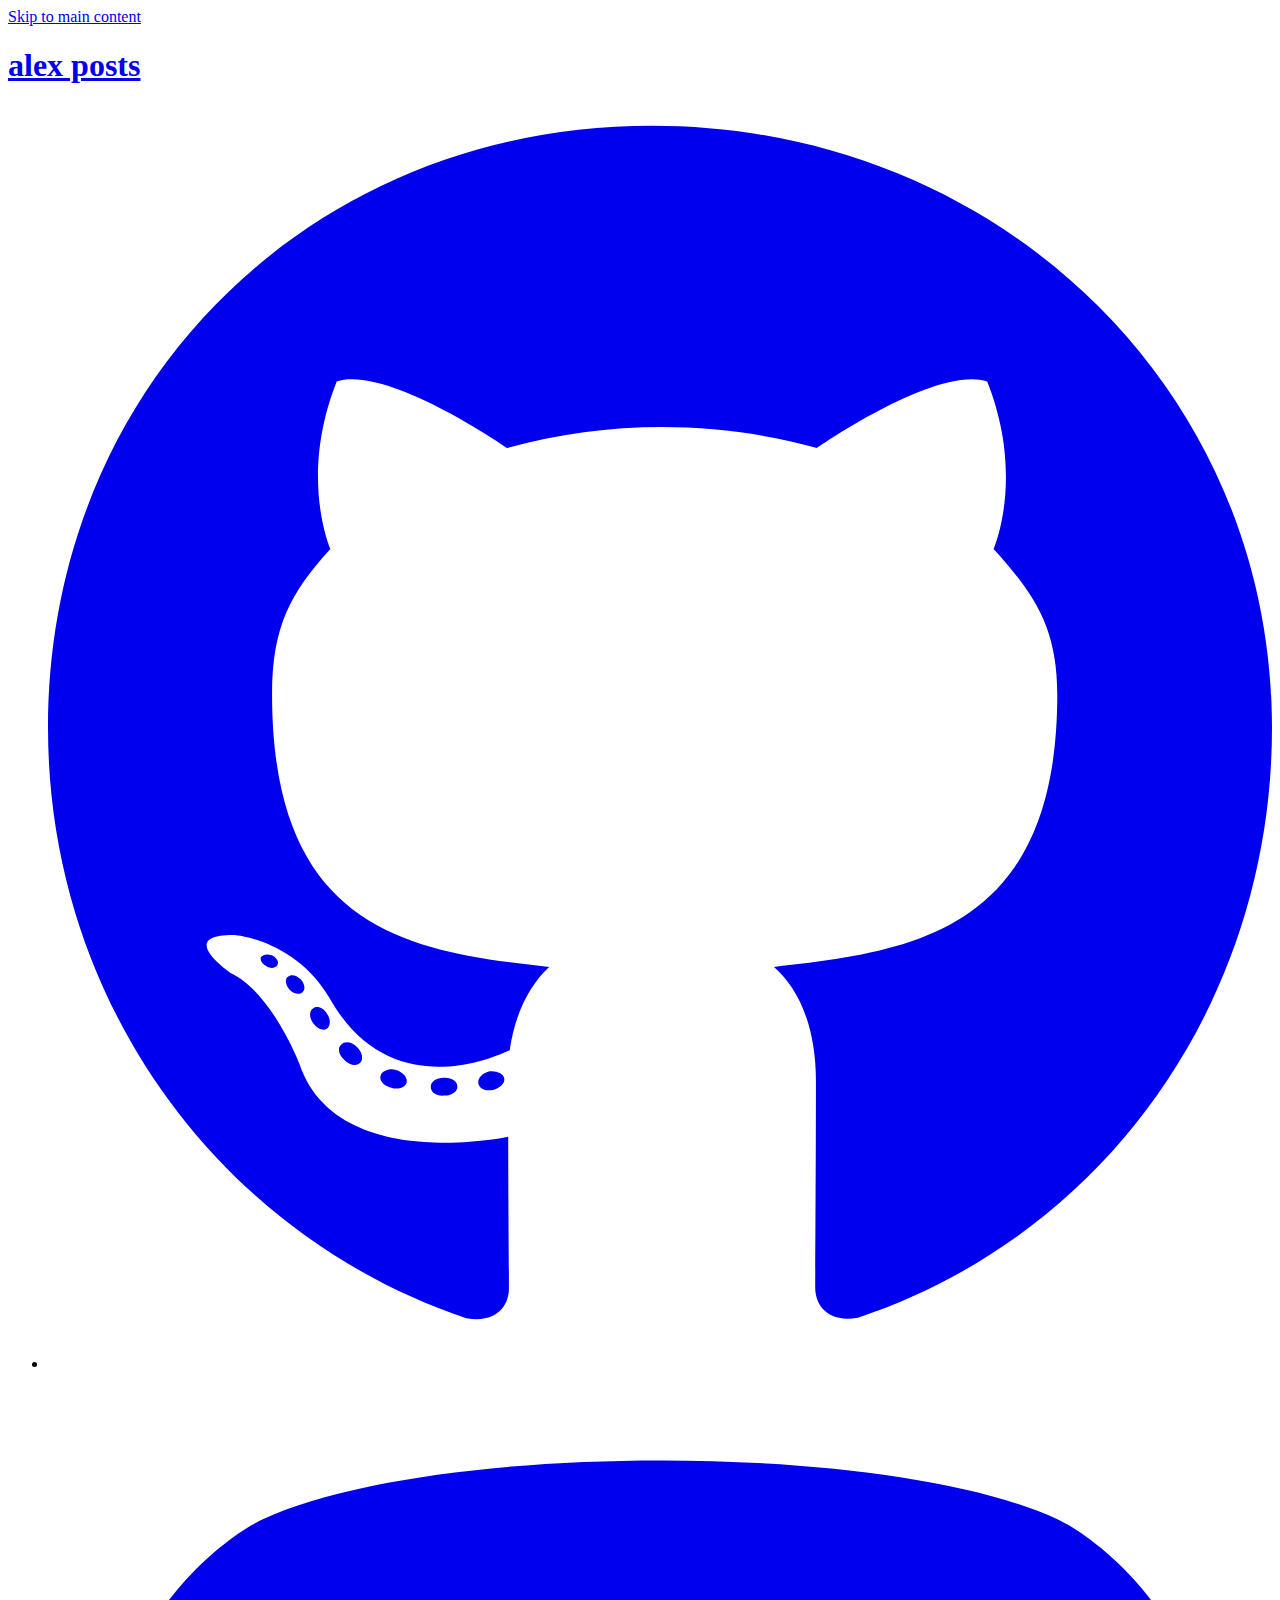
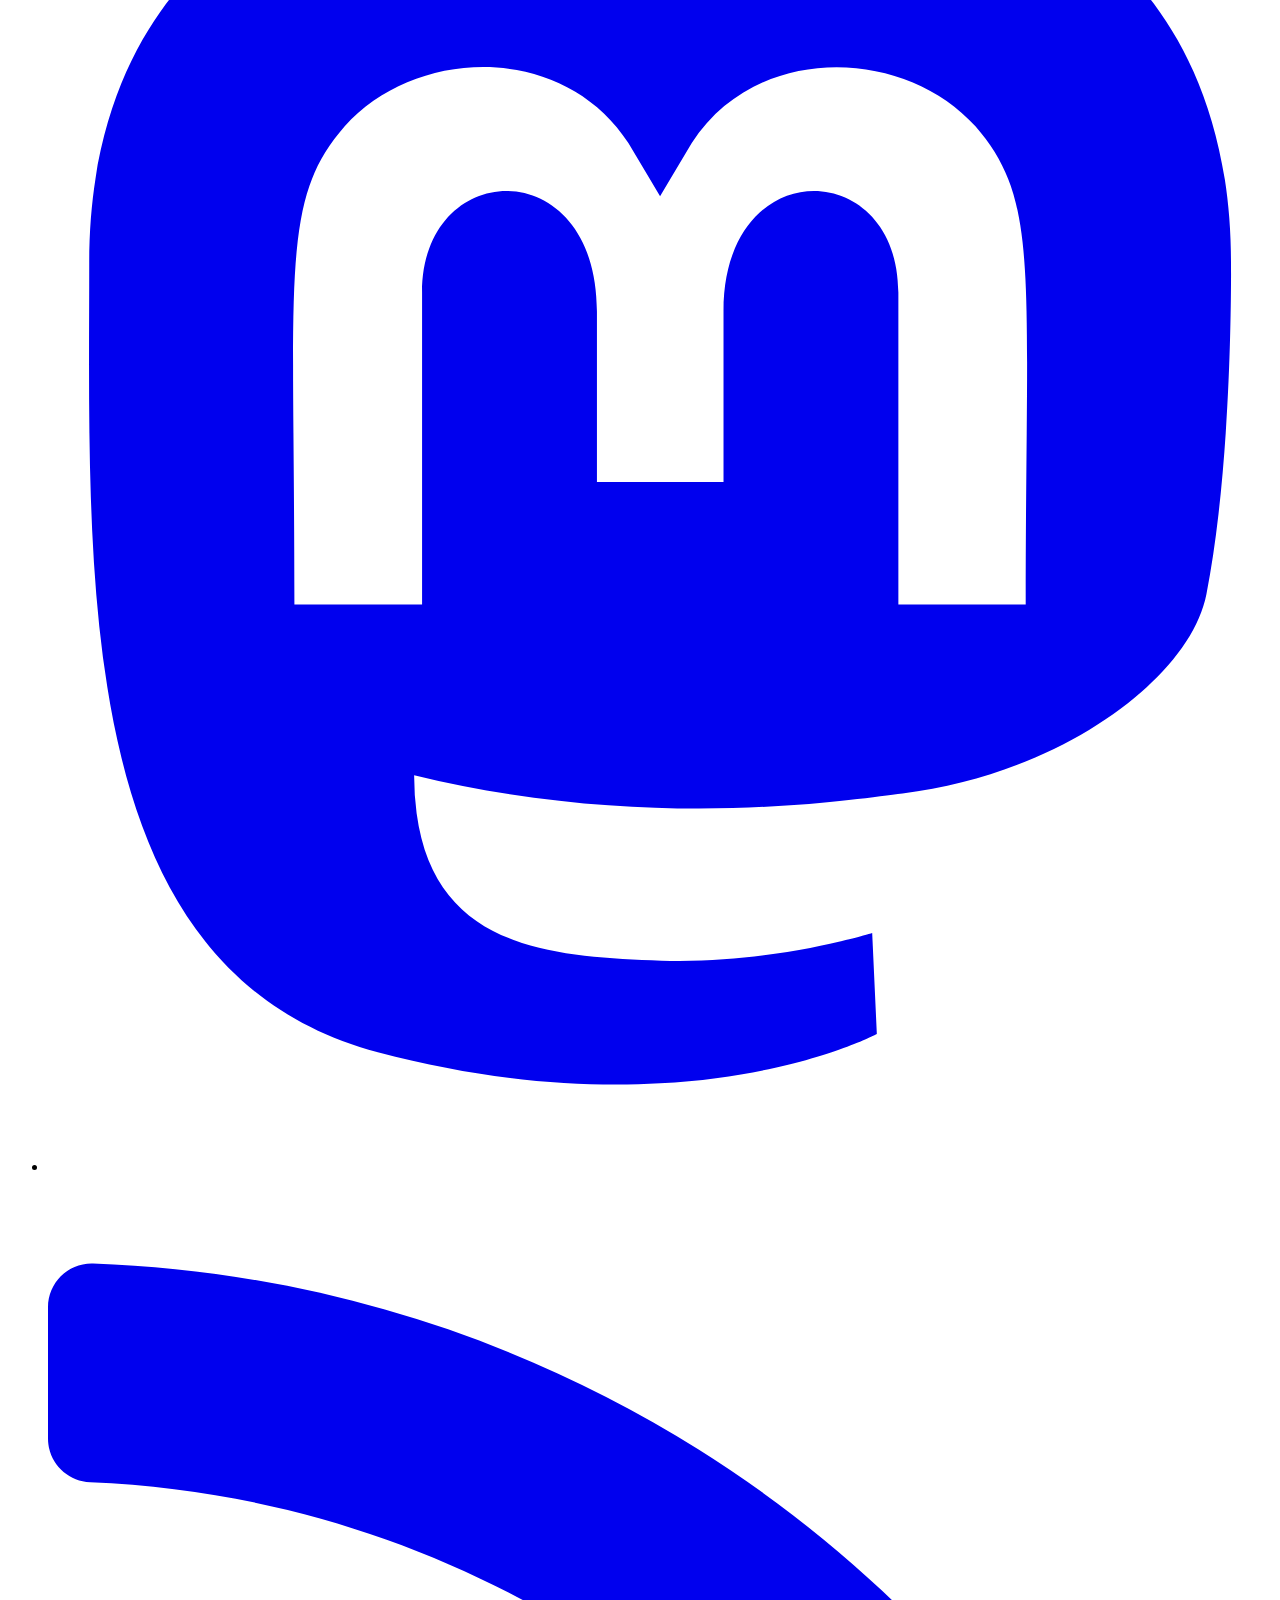
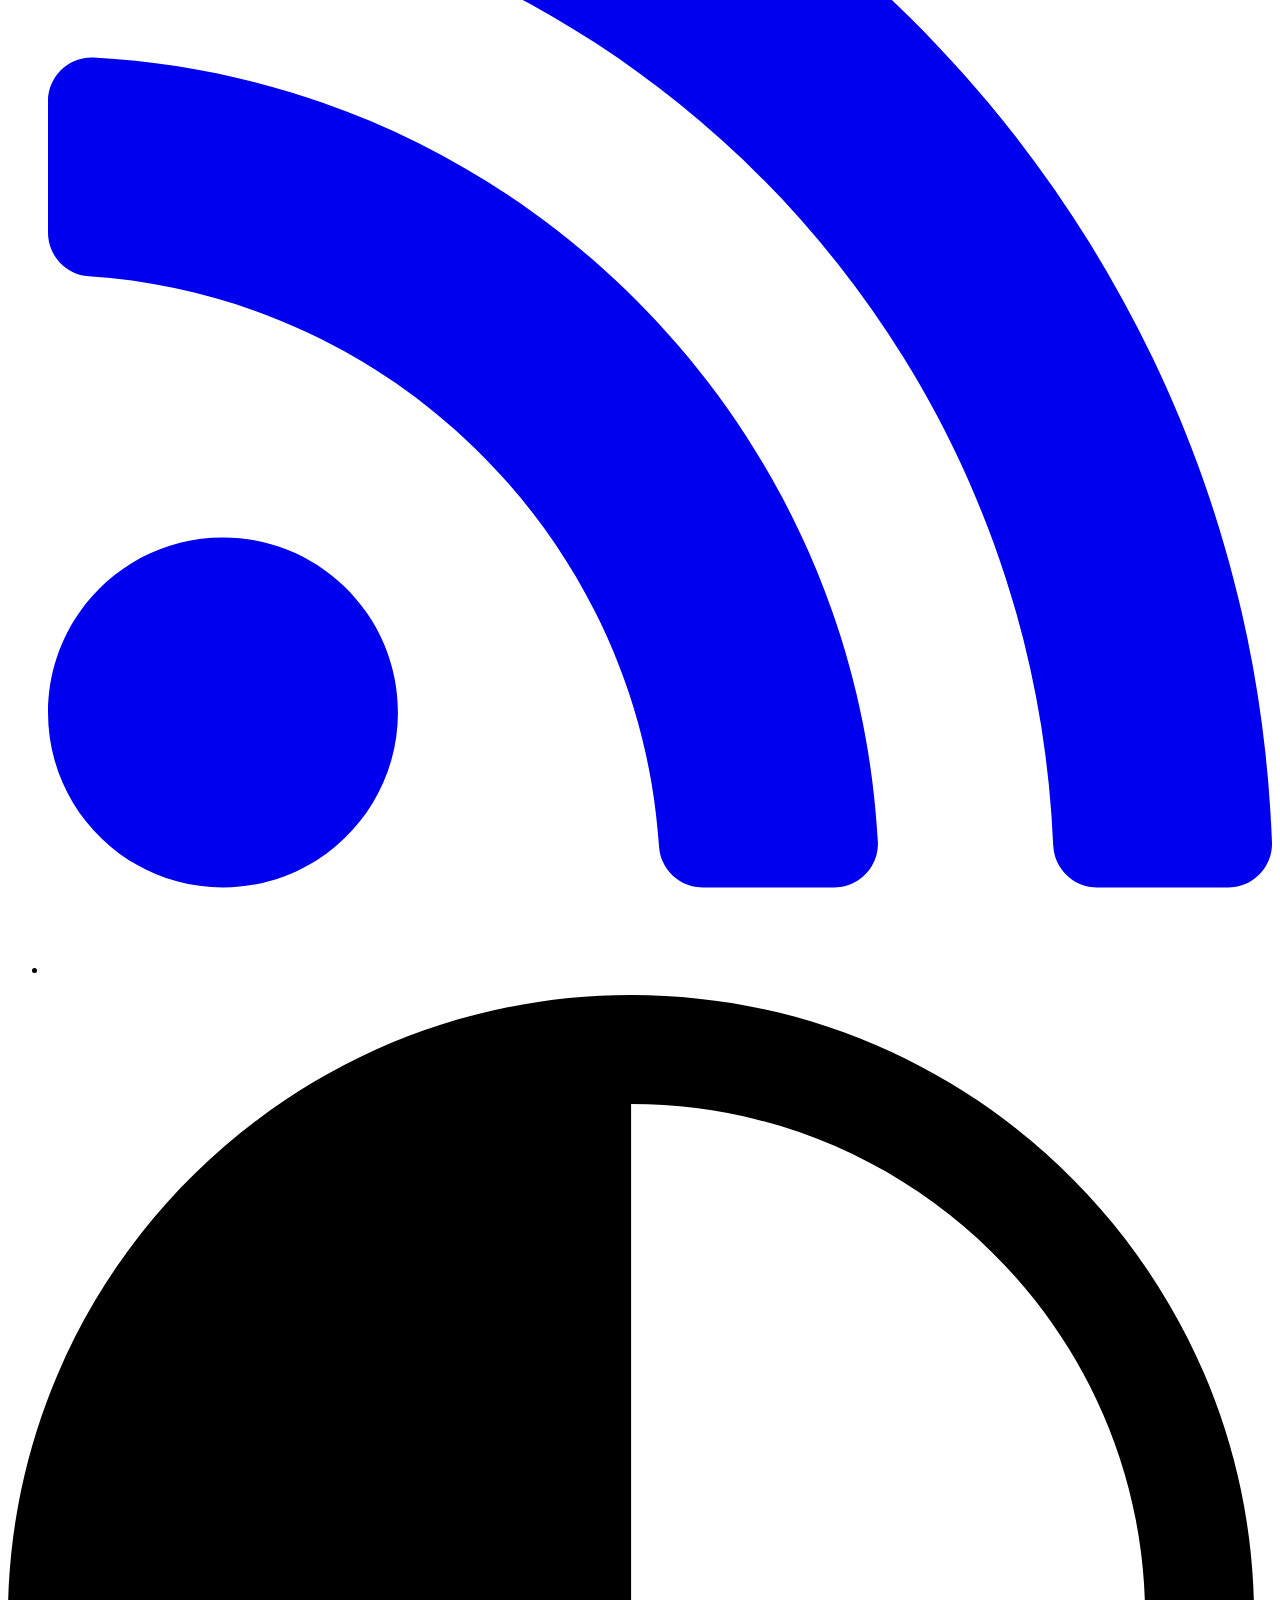
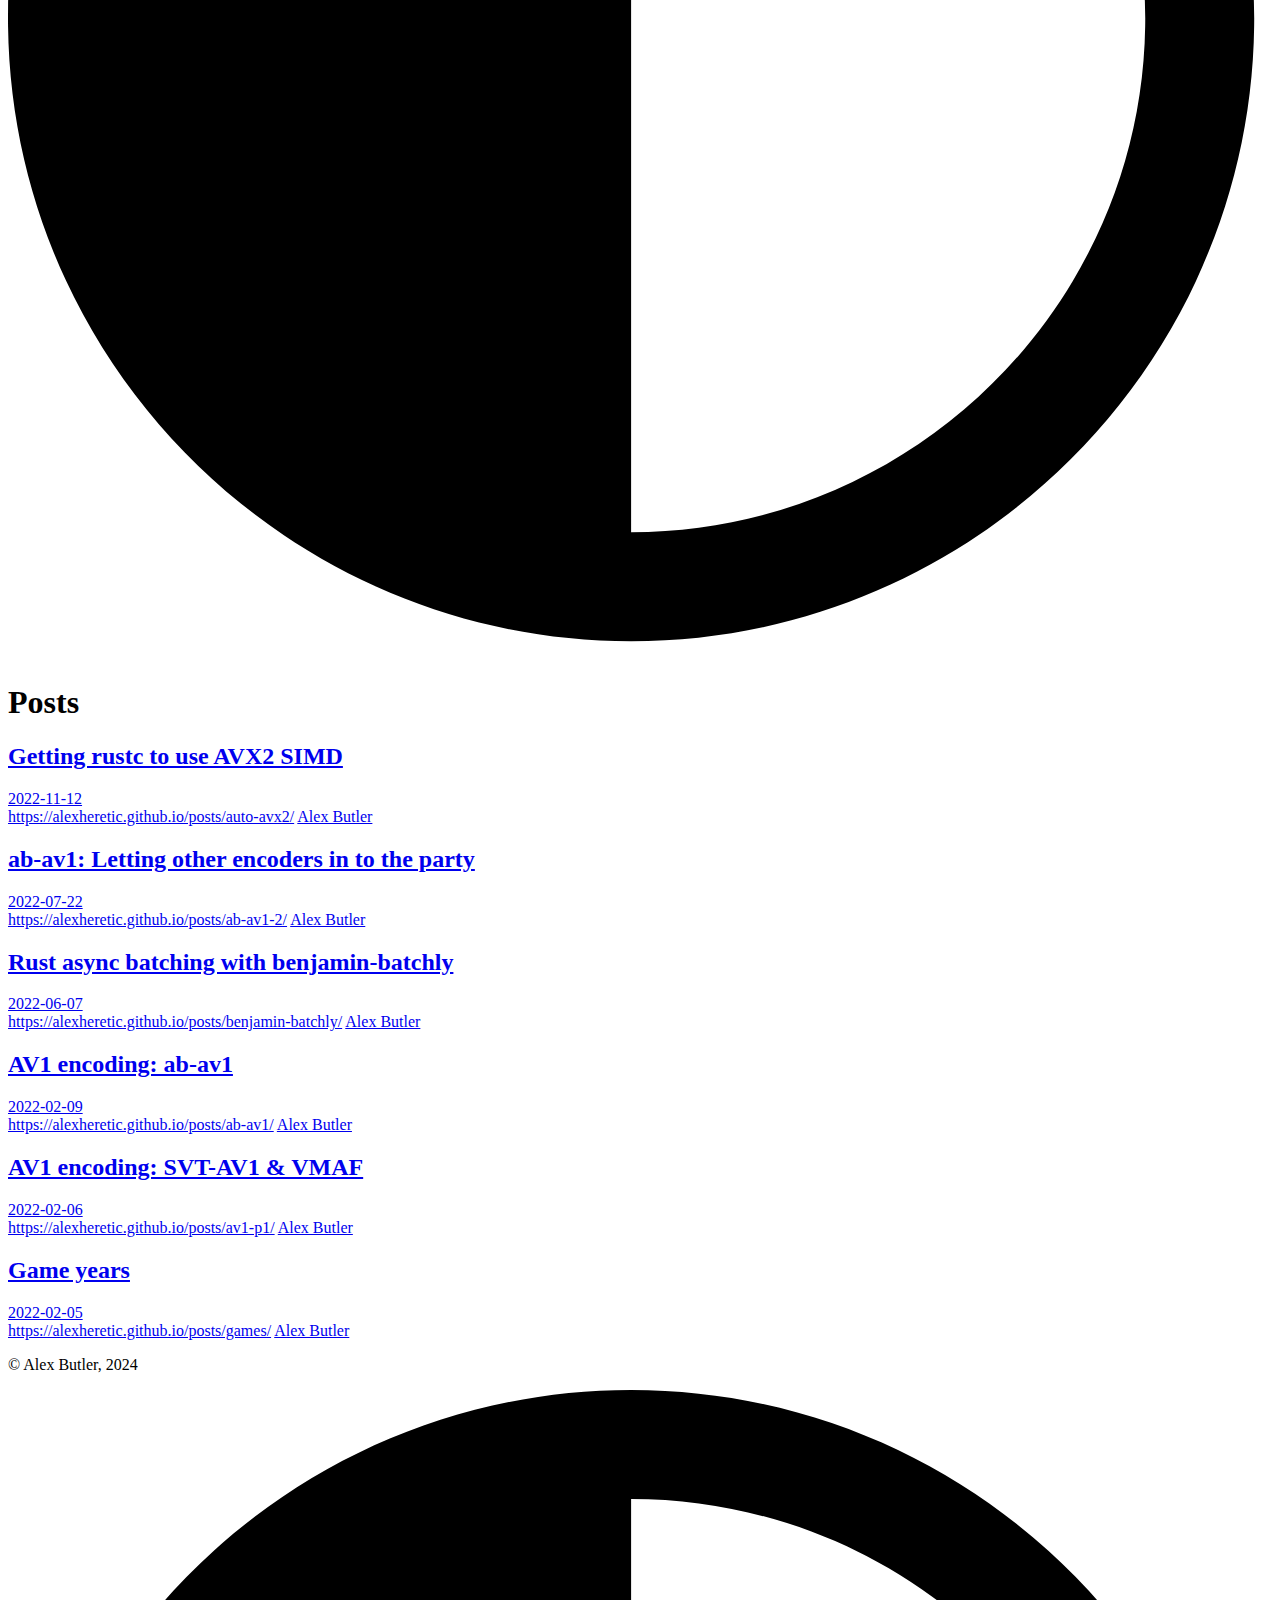
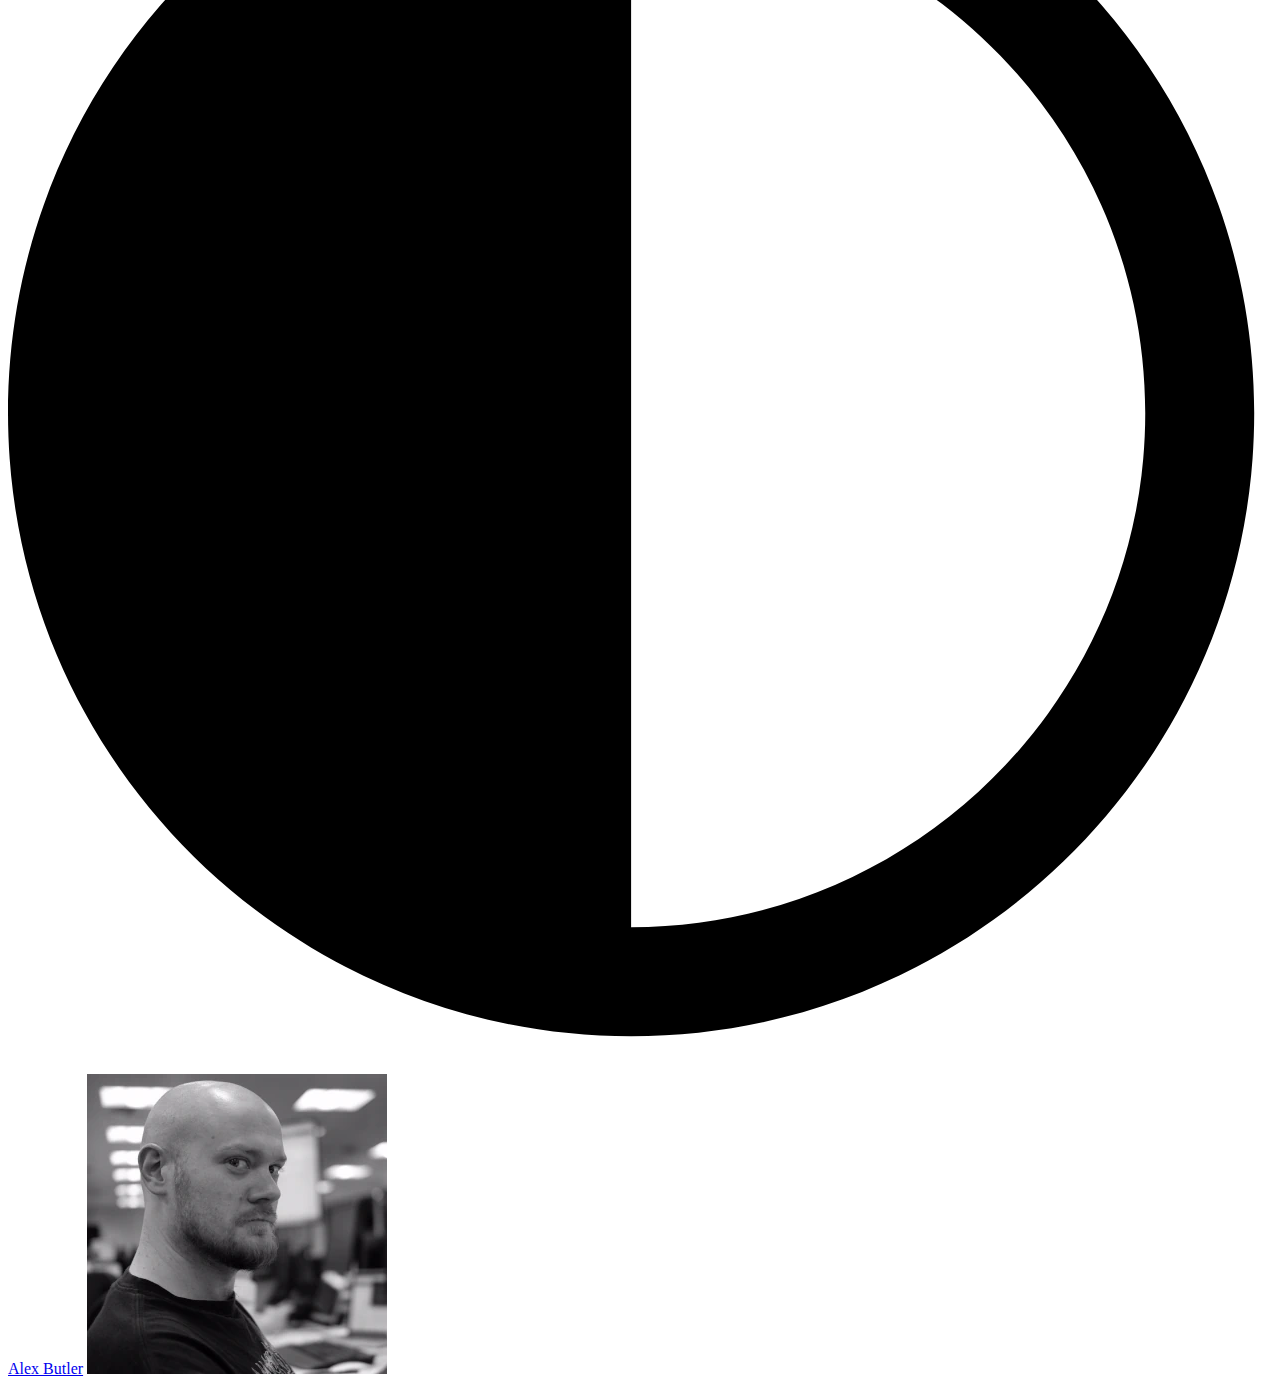
<file: posts/index.html>
<!doctype html><html lang=en-gb data-theme><head><meta charset=utf-8><meta name=HandheldFriendly content="True"><meta name=viewport content="width=device-width,initial-scale=1"><meta name=referrer content="no-referrer-when-downgrade"><title>Posts - alex posts</title>
<meta name=description content><link rel=alternate type=application/rss+xml href=https://alexheretic.github.io/posts/index.xml title="alex posts"><link rel=icon type=image/x-icon href=https://alexheretic.github.io/favicon.ico><link rel=apple-touch-icon-precomposed href=https://alexheretic.github.io/favicon.png><style>body{visibility:hidden;opacity:0}</style><noscript><style>body{visibility:visible;opacity:1}</style></noscript><link rel=stylesheet href=https://alexheretic.github.io/css/style.min.cb6f57b286a1f09223c013270b2706d7691a837dab35f1e96726d8029b8222b7.css integrity="sha256-y29Xsoah8JIjwBMnCycG12kag32rNfHpZybYApuCIrc="><script src=https://alexheretic.github.io/js/script.min.74bf1a3fcf1af396efa4acf3e660e876b61a2153ab9cbe1893ac24ea6d4f94ee.js type=text/javascript integrity="sha256-dL8aP88a85bvpKzz5mDodrYaIVOrnL4Yk6wk6m1PlO4="></script><meta property="og:url" content="https://alexheretic.github.io/posts/"><meta property="og:site_name" content="alex posts"><meta property="og:title" content="Posts"><meta property="og:locale" content="en_gb"><meta property="og:type" content="website"><meta name=twitter:card content="summary"><meta name=twitter:title content="Posts"></head><body><a class=skip-main href=#main>Skip to main content</a><div class=container><header class=common-header><div class=header-top><div class=header-top-left><h1 class=site-title><a href=/>alex posts</a></h1><ul class=social-icons><li><a href=https://github.com/alexheretic title=Github rel=me><span class=inline-svg><svg viewBox="0 0 496 512"><path fill="currentcolor" d="M165.9 397.4c0 2-2.3 3.6-5.2 3.6-3.3.3-5.6-1.3-5.6-3.6.0-2 2.3-3.6 5.2-3.6 3-.3 5.6 1.3 5.6 3.6zm-31.1-4.5c-.7 2 1.3 4.3 4.3 4.9 2.6 1 5.6.0 6.2-2s-1.3-4.3-4.3-5.2c-2.6-.7-5.5.3-6.2 2.3zm44.2-1.7c-2.9.7-4.9 2.6-4.6 4.9.3 2 2.9 3.3 5.9 2.6 2.9-.7 4.9-2.6 4.6-4.6-.3-1.9-3-3.2-5.9-2.9zM244.8 8C106.1 8 0 113.3.0 252c0 110.9 69.8 205.8 169.5 239.2 12.8 2.3 17.3-5.6 17.3-12.1.0-6.2-.3-40.4-.3-61.4.0.0-70 15-84.7-29.8.0.0-11.4-29.1-27.8-36.6.0.0-22.9-15.7 1.6-15.4.0.0 24.9 2 38.6 25.8 21.9 38.6 58.6 27.5 72.9 20.9 2.3-16 8.8-27.1 16-33.7-55.9-6.2-112.3-14.3-112.3-110.5.0-27.5 7.6-41.3 23.6-58.9-2.6-6.5-11.1-33.3 2.6-67.9 20.9-6.5 69 27 69 27 20-5.6 41.5-8.5 62.8-8.5s42.8 2.9 62.8 8.5c0 0 48.1-33.6 69-27 13.7 34.7 5.2 61.4 2.6 67.9 16 17.7 25.8 31.5 25.8 58.9.0 96.5-58.9 104.2-114.8 110.5 9.2 7.9 17 22.9 17 46.4.0 33.7-.3 75.4-.3 83.6.0 6.5 4.6 14.4 17.3 12.1C428.2 457.8 496 362.9 496 252 496 113.3 383.5 8 244.8 8zM97.2 352.9c-1.3 1-1 3.3.7 5.2 1.6 1.6 3.9 2.3 5.2 1 1.3-1 1-3.3-.7-5.2-1.6-1.6-3.9-2.3-5.2-1zm-10.8-8.1c-.7 1.3.3 2.9 2.3 3.9 1.6 1 3.6.7 4.3-.7.7-1.3-.3-2.9-2.3-3.9-2-.6-3.6-.3-4.3.7zm32.4 35.6c-1.6 1.3-1 4.3 1.3 6.2 2.3 2.3 5.2 2.6 6.5 1 1.3-1.3.7-4.3-1.3-6.2-2.2-2.3-5.2-2.6-6.5-1zm-11.4-14.7c-1.6 1-1.6 3.6.0 5.9 1.6 2.3 4.3 3.3 5.6 2.3 1.6-1.3 1.6-3.9.0-6.2-1.4-2.3-4-3.3-5.6-2z"/></svg></span></a></li><li><a href=https://fosstodon.org/@alexbigab title=Mastodon rel=me><span class=inline-svg><svg viewBox="0 0 448 512"><path fill="currentcolor" d="M433 179.11c0-97.2-63.71-125.7-63.71-125.7-62.52-28.7-228.56-28.4-290.48.0.0.0-63.72 28.5-63.72 125.7.0 115.7-6.6 259.4 105.63 289.1 40.51 10.7 75.32 13 103.33 11.4 50.81-2.8 79.32-18.1 79.32-18.1l-1.7-36.9s-36.31 11.4-77.12 10.1c-40.41-1.4-83-4.4-89.63-54a102.54 102.54.0 01-.9-13.9c85.63 20.9 158.65 9.1 178.75 6.7 56.12-6.7 105-41.3 111.23-72.9 9.8-49.8 9-121.5 9-121.5zm-75.12 125.2h-46.63v-114.2c0-49.7-64-51.6-64 6.9v62.5h-46.33V197c0-58.5-64-56.6-64-6.9v114.2H90.19c0-122.1-5.2-147.9 18.41-175 25.9-28.9 79.82-30.8 103.83 6.1l11.6 19.5 11.6-19.5c24.11-37.1 78.12-34.8 103.83-6.1 23.71 27.3 18.4 53 18.4 175z"/></svg></span></a></li><li><a href=https://alexheretic.github.io/index.xml title=RSS rel=me><span class=inline-svg><svg viewBox="0 0 448 512"><path fill="currentcolor" d="M128.081 415.959c0 35.369-28.672 64.041-64.041 64.041S0 451.328.0 415.959s28.672-64.041 64.041-64.041 64.04 28.673 64.04 64.041zm175.66 47.25c-8.354-154.6-132.185-278.587-286.95-286.95C7.656 175.765.0 183.105.0 192.253v48.069c0 8.415 6.49 15.472 14.887 16.018 111.832 7.284 201.473 96.702 208.772 208.772.547 8.397 7.604 14.887 16.018 14.887h48.069c9.149.001 16.489-7.655 15.995-16.79zm144.249.288C439.596 229.677 251.465 40.445 16.503 32.01 7.473 31.686.0 38.981.0 48.016v48.068c0 8.625 6.835 15.645 15.453 15.999 191.179 7.839 344.627 161.316 352.465 352.465.353 8.618 7.373 15.453 15.999 15.453h48.068c9.034-.001 16.329-7.474 16.005-16.504z"/></svg></span></a></li></ul></div><div class=header-top-right><div class=theme-switcher><span class=inline-svg><svg xmlns:xlink="http://www.w3.org/1999/xlink" viewBox="0 0 290 290"><path fill="currentcolor" d="M142.959.0C64.131.0.0 64.132.0 142.96s64.131 142.959 142.959 142.959 142.96-64.131 142.96-142.959C285.919 64.132 221.787.0 142.959.0zm0 260.919V142.96 25c65.043.0 117.96 52.917 117.96 117.96.0 65.043-52.917 117.959-117.96 117.959z"/></svg></span></div><script>const STORAGE_KEY="user-color-scheme",defaultTheme="dark";let currentTheme,switchButton,autoDefinedScheme=window.matchMedia("(prefers-color-scheme: dark)");const autoChangeScheme=e=>{currentTheme=e.matches?"dark":"light",document.documentElement.setAttribute("data-theme",currentTheme)};document.addEventListener("DOMContentLoaded",function(){switchButton=document.querySelector(".theme-switcher"),currentTheme=detectCurrentScheme(),currentTheme=="dark"&&document.documentElement.setAttribute("data-theme","dark"),currentTheme=="auto"&&(autoChangeScheme(autoDefinedScheme),autoDefinedScheme.addListener(autoChangeScheme)),switchButton&&switchButton.addEventListener("click",switchTheme,!1),showContent()});function detectCurrentScheme(){return localStorage!==null&&localStorage.getItem(STORAGE_KEY)?localStorage.getItem(STORAGE_KEY):defaultTheme?defaultTheme:window.matchMedia?window.matchMedia("(prefers-color-scheme: dark)").matches?"dark":"light":"light"}function switchTheme(){currentTheme=="dark"?(localStorage!==null&&localStorage.setItem(STORAGE_KEY,"light"),document.documentElement.setAttribute("data-theme","light"),currentTheme="light"):(localStorage!==null&&localStorage.setItem(STORAGE_KEY,"dark"),document.documentElement.setAttribute("data-theme","dark"),currentTheme="dark")}function showContent(){document.body.style.visibility="visible",document.body.style.opacity=1}</script></div></div><nav></nav></header><main id=main tabindex=-1><div class=index-content></div><div class="articles h-feed"><h1 class=post-title>Posts</h1><div class="post-short-list h-entry"><div class=post-header><header><h2 class="p-name post-title"><a class=u-url href=/posts/auto-avx2/>Getting rustc to use AVX2 SIMD</a></h2></header></div><div class=post-info><div class="post-date dt-published"><a class=u-url href=/posts/auto-avx2/><time datetime=2022-11-12>2022-11-12</time></a></div><a class="post-hidden-url u-url" href=https://alexheretic.github.io/posts/auto-avx2/>https://alexheretic.github.io/posts/auto-avx2/</a>
<a href=https://alexheretic.github.io/ class="p-name p-author post-hidden-author h-card" rel=me>Alex Butler</a><div class=post-taxonomies></div></div></div><div class="post-short-list h-entry"><div class=post-header><header><h2 class="p-name post-title"><a class=u-url href=/posts/ab-av1-2/>ab-av1: Letting other encoders in to the party</a></h2></header></div><div class=post-info><div class="post-date dt-published"><a class=u-url href=/posts/ab-av1-2/><time datetime=2022-07-22>2022-07-22</time></a></div><a class="post-hidden-url u-url" href=https://alexheretic.github.io/posts/ab-av1-2/>https://alexheretic.github.io/posts/ab-av1-2/</a>
<a href=https://alexheretic.github.io/ class="p-name p-author post-hidden-author h-card" rel=me>Alex Butler</a><div class=post-taxonomies></div></div></div><div class="post-short-list h-entry"><div class=post-header><header><h2 class="p-name post-title"><a class=u-url href=/posts/benjamin-batchly/>Rust async batching with benjamin-batchly</a></h2></header></div><div class=post-info><div class="post-date dt-published"><a class=u-url href=/posts/benjamin-batchly/><time datetime=2022-06-07>2022-06-07</time></a></div><a class="post-hidden-url u-url" href=https://alexheretic.github.io/posts/benjamin-batchly/>https://alexheretic.github.io/posts/benjamin-batchly/</a>
<a href=https://alexheretic.github.io/ class="p-name p-author post-hidden-author h-card" rel=me>Alex Butler</a><div class=post-taxonomies></div></div></div><div class="post-short-list h-entry"><div class=post-header><header><h2 class="p-name post-title"><a class=u-url href=/posts/ab-av1/>AV1 encoding: ab-av1</a></h2></header></div><div class=post-info><div class="post-date dt-published"><a class=u-url href=/posts/ab-av1/><time datetime=2022-02-09>2022-02-09</time></a></div><a class="post-hidden-url u-url" href=https://alexheretic.github.io/posts/ab-av1/>https://alexheretic.github.io/posts/ab-av1/</a>
<a href=https://alexheretic.github.io/ class="p-name p-author post-hidden-author h-card" rel=me>Alex Butler</a><div class=post-taxonomies></div></div></div><div class="post-short-list h-entry"><div class=post-header><header><h2 class="p-name post-title"><a class=u-url href=/posts/av1-p1/>AV1 encoding: SVT-AV1 & VMAF</a></h2></header></div><div class=post-info><div class="post-date dt-published"><a class=u-url href=/posts/av1-p1/><time datetime=2022-02-06>2022-02-06</time></a></div><a class="post-hidden-url u-url" href=https://alexheretic.github.io/posts/av1-p1/>https://alexheretic.github.io/posts/av1-p1/</a>
<a href=https://alexheretic.github.io/ class="p-name p-author post-hidden-author h-card" rel=me>Alex Butler</a><div class=post-taxonomies></div></div></div><div class="post-short-list h-entry"><div class=post-header><header><h2 class="p-name post-title"><a class=u-url href=/posts/games/>Game years</a></h2></header></div><div class=post-info><div class="post-date dt-published"><a class=u-url href=/posts/games/><time datetime=2022-02-05>2022-02-05</time></a></div><a class="post-hidden-url u-url" href=https://alexheretic.github.io/posts/games/>https://alexheretic.github.io/posts/games/</a>
<a href=https://alexheretic.github.io/ class="p-name p-author post-hidden-author h-card" rel=me>Alex Butler</a><div class=post-taxonomies></div></div></div></div></main><footer class=common-footer><div class=common-footer-bottom><div class=copyright><p>© Alex Butler, 2024<br></p></div><div class=theme-switcher><span class=inline-svg><svg xmlns:xlink="http://www.w3.org/1999/xlink" viewBox="0 0 290 290"><path fill="currentcolor" d="M142.959.0C64.131.0.0 64.132.0 142.96s64.131 142.959 142.959 142.959 142.96-64.131 142.96-142.959C285.919 64.132 221.787.0 142.959.0zm0 260.919V142.96 25c65.043.0 117.96 52.917 117.96 117.96.0 65.043-52.917 117.959-117.96 117.959z"/></svg></span></div><script>const STORAGE_KEY="user-color-scheme",defaultTheme="dark";let currentTheme,switchButton,autoDefinedScheme=window.matchMedia("(prefers-color-scheme: dark)");const autoChangeScheme=e=>{currentTheme=e.matches?"dark":"light",document.documentElement.setAttribute("data-theme",currentTheme)};document.addEventListener("DOMContentLoaded",function(){switchButton=document.querySelector(".theme-switcher"),currentTheme=detectCurrentScheme(),currentTheme=="dark"&&document.documentElement.setAttribute("data-theme","dark"),currentTheme=="auto"&&(autoChangeScheme(autoDefinedScheme),autoDefinedScheme.addListener(autoChangeScheme)),switchButton&&switchButton.addEventListener("click",switchTheme,!1),showContent()});function detectCurrentScheme(){return localStorage!==null&&localStorage.getItem(STORAGE_KEY)?localStorage.getItem(STORAGE_KEY):defaultTheme?defaultTheme:window.matchMedia?window.matchMedia("(prefers-color-scheme: dark)").matches?"dark":"light":"light"}function switchTheme(){currentTheme=="dark"?(localStorage!==null&&localStorage.setItem(STORAGE_KEY,"light"),document.documentElement.setAttribute("data-theme","light"),currentTheme="light"):(localStorage!==null&&localStorage.setItem(STORAGE_KEY,"dark"),document.documentElement.setAttribute("data-theme","dark"),currentTheme="dark")}function showContent(){document.body.style.visibility="visible",document.body.style.opacity=1}</script></div><p class="h-card vcard"><a href=https://alexheretic.github.io/ class="p-name u-url url fn" rel=me>Alex Butler</a>
<img class=u-photo src=/images/me.webp></p></footer></div></body></html>
</file>
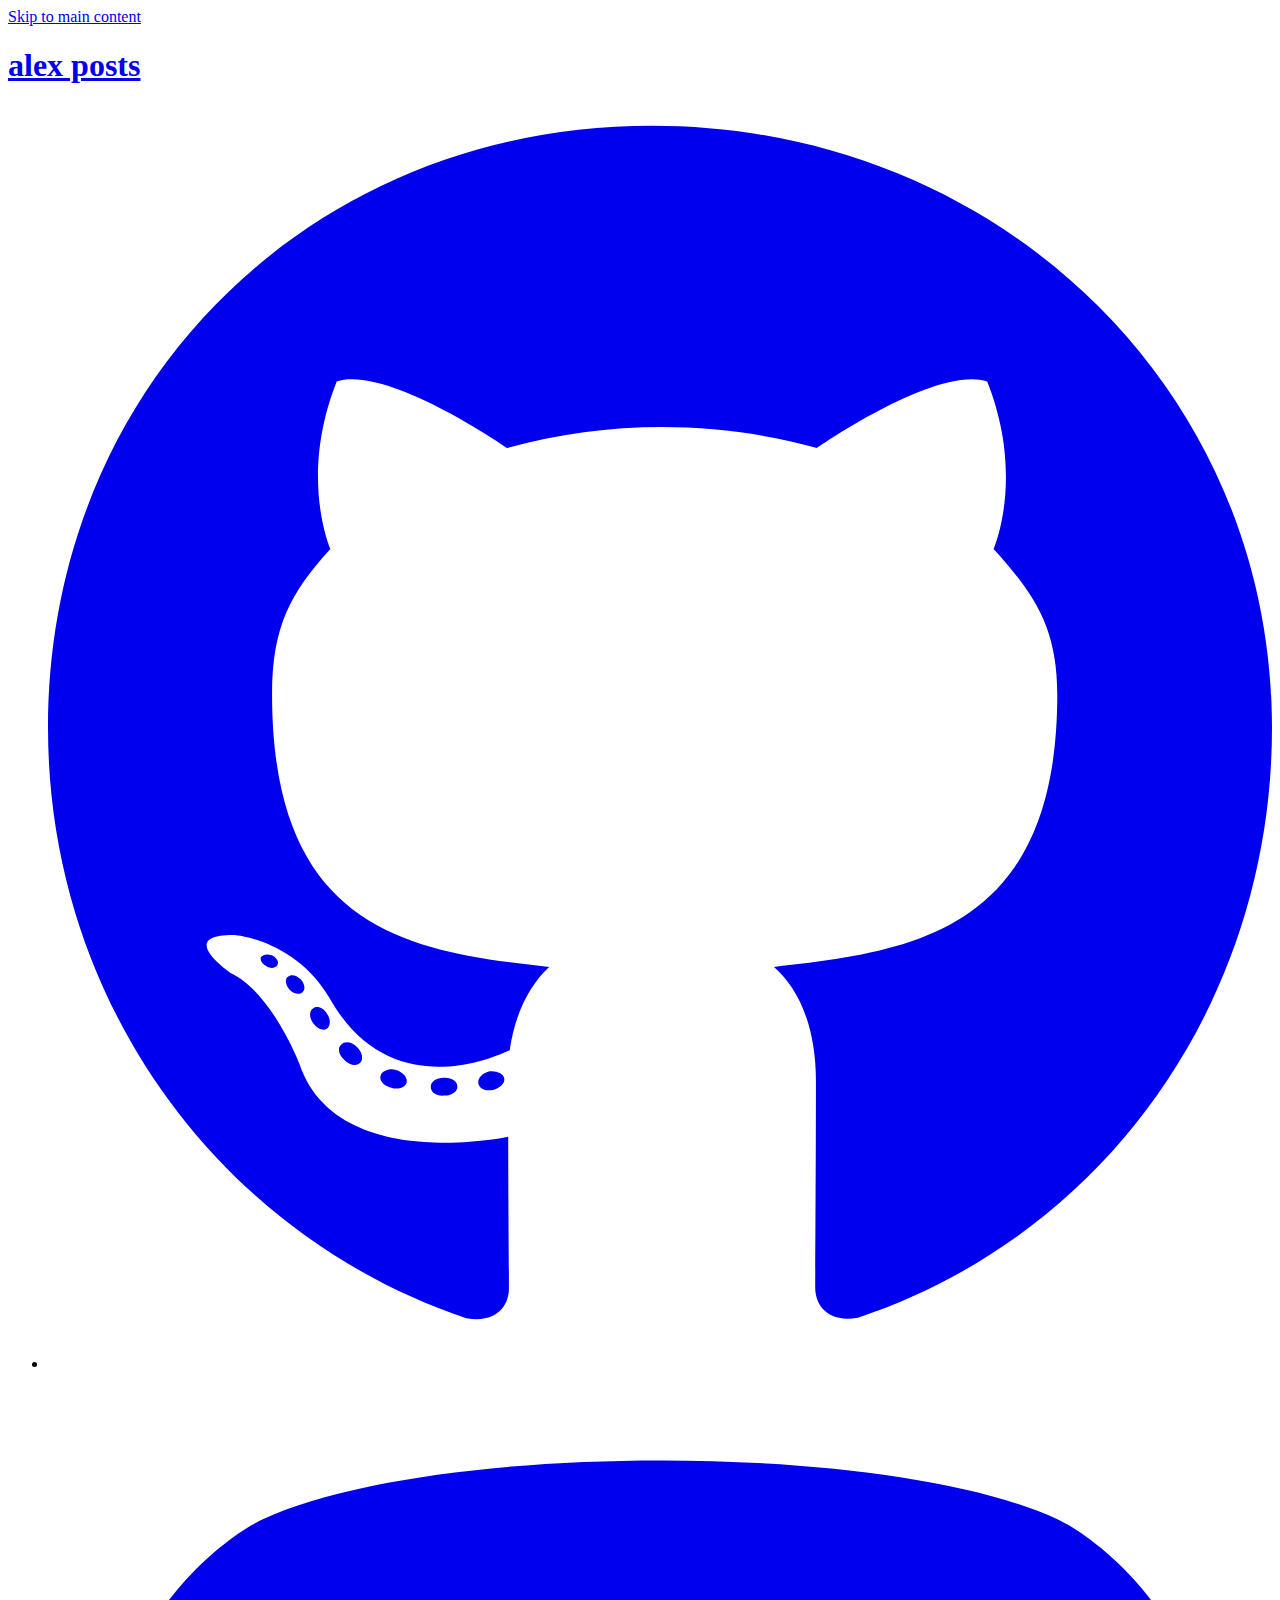
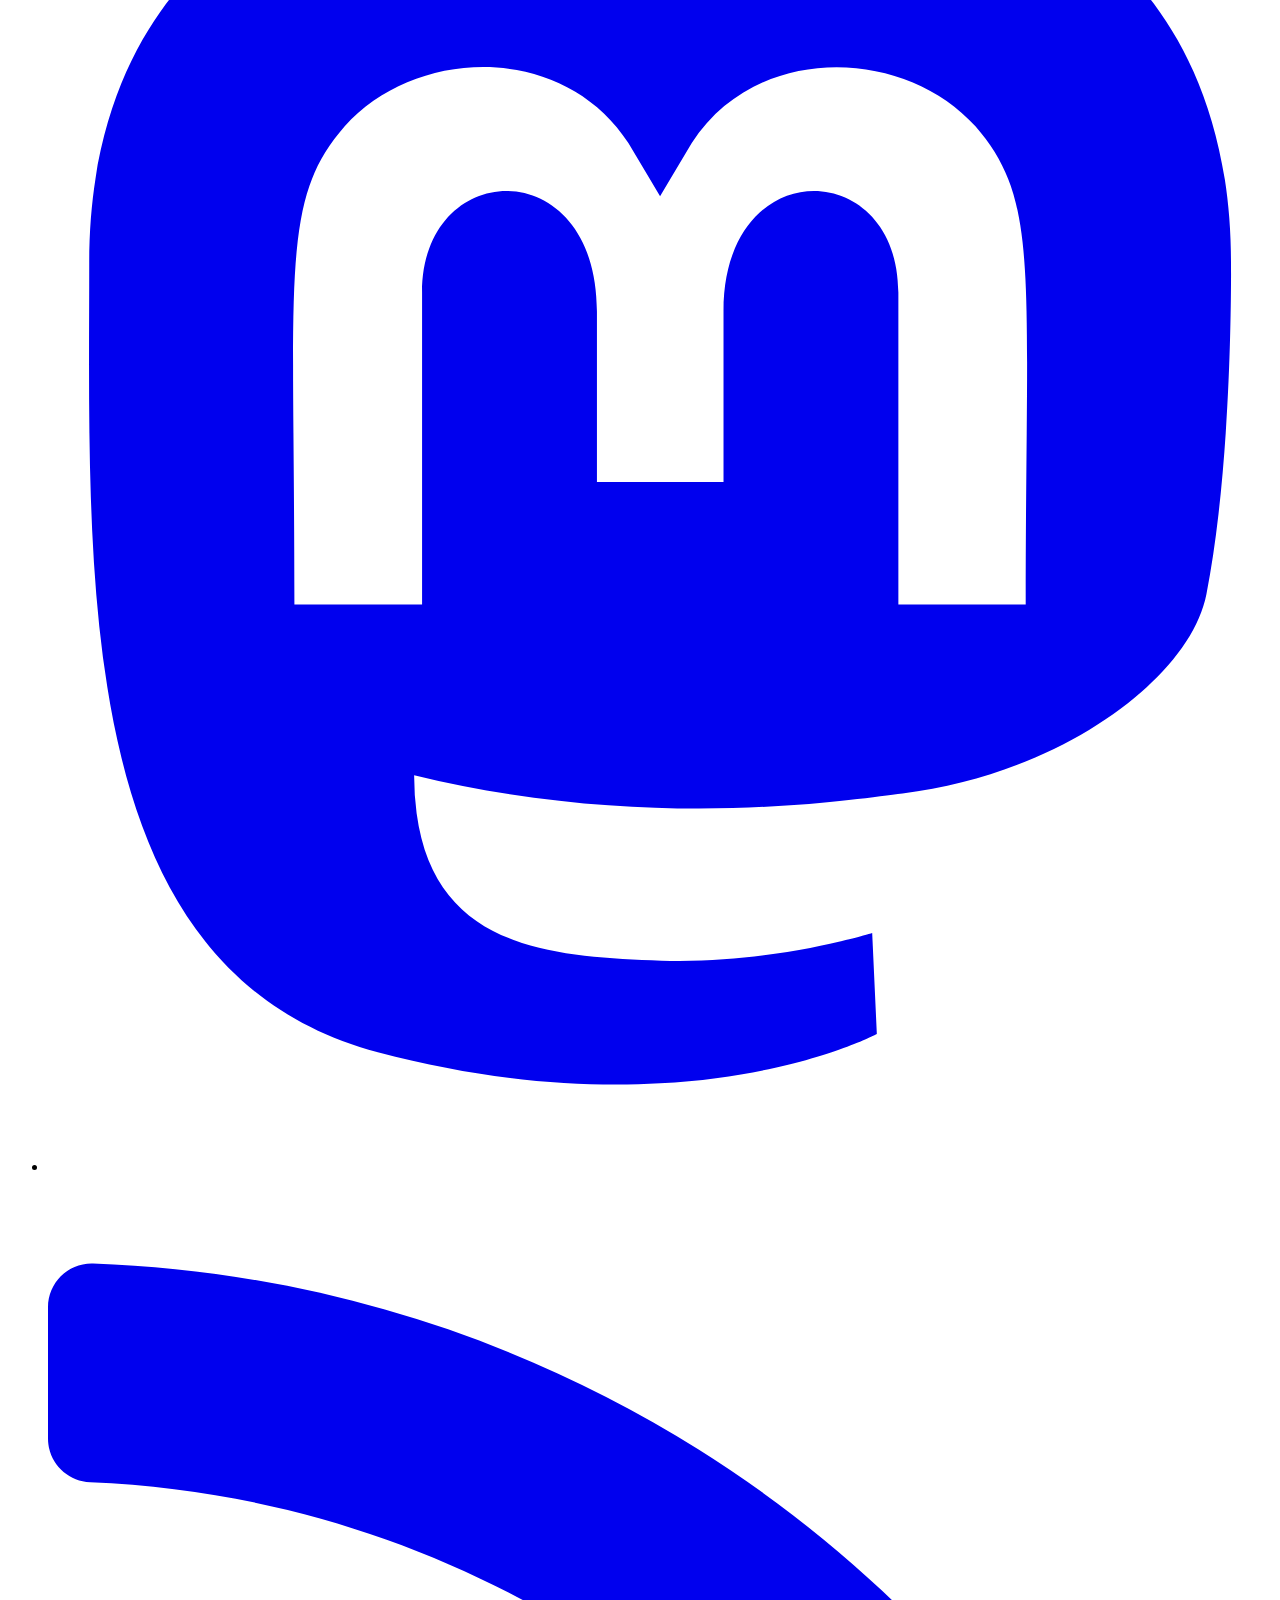
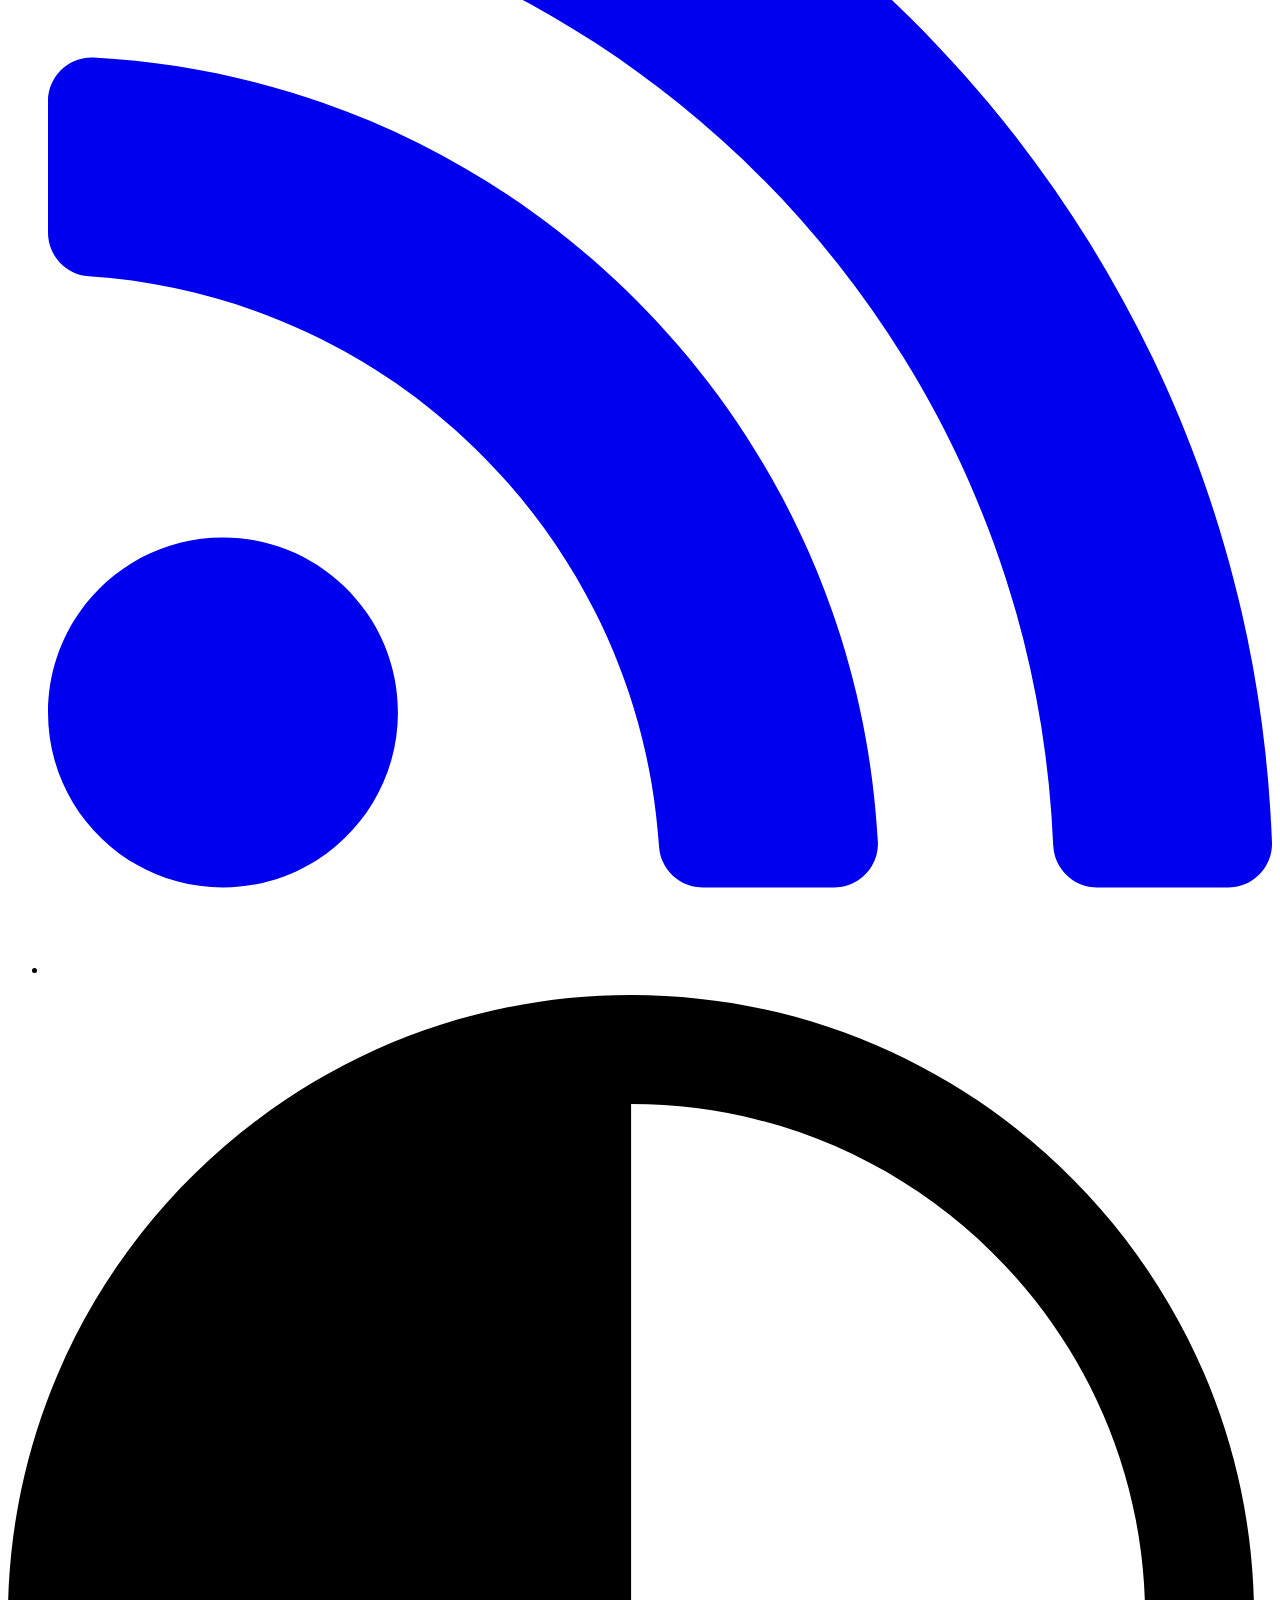
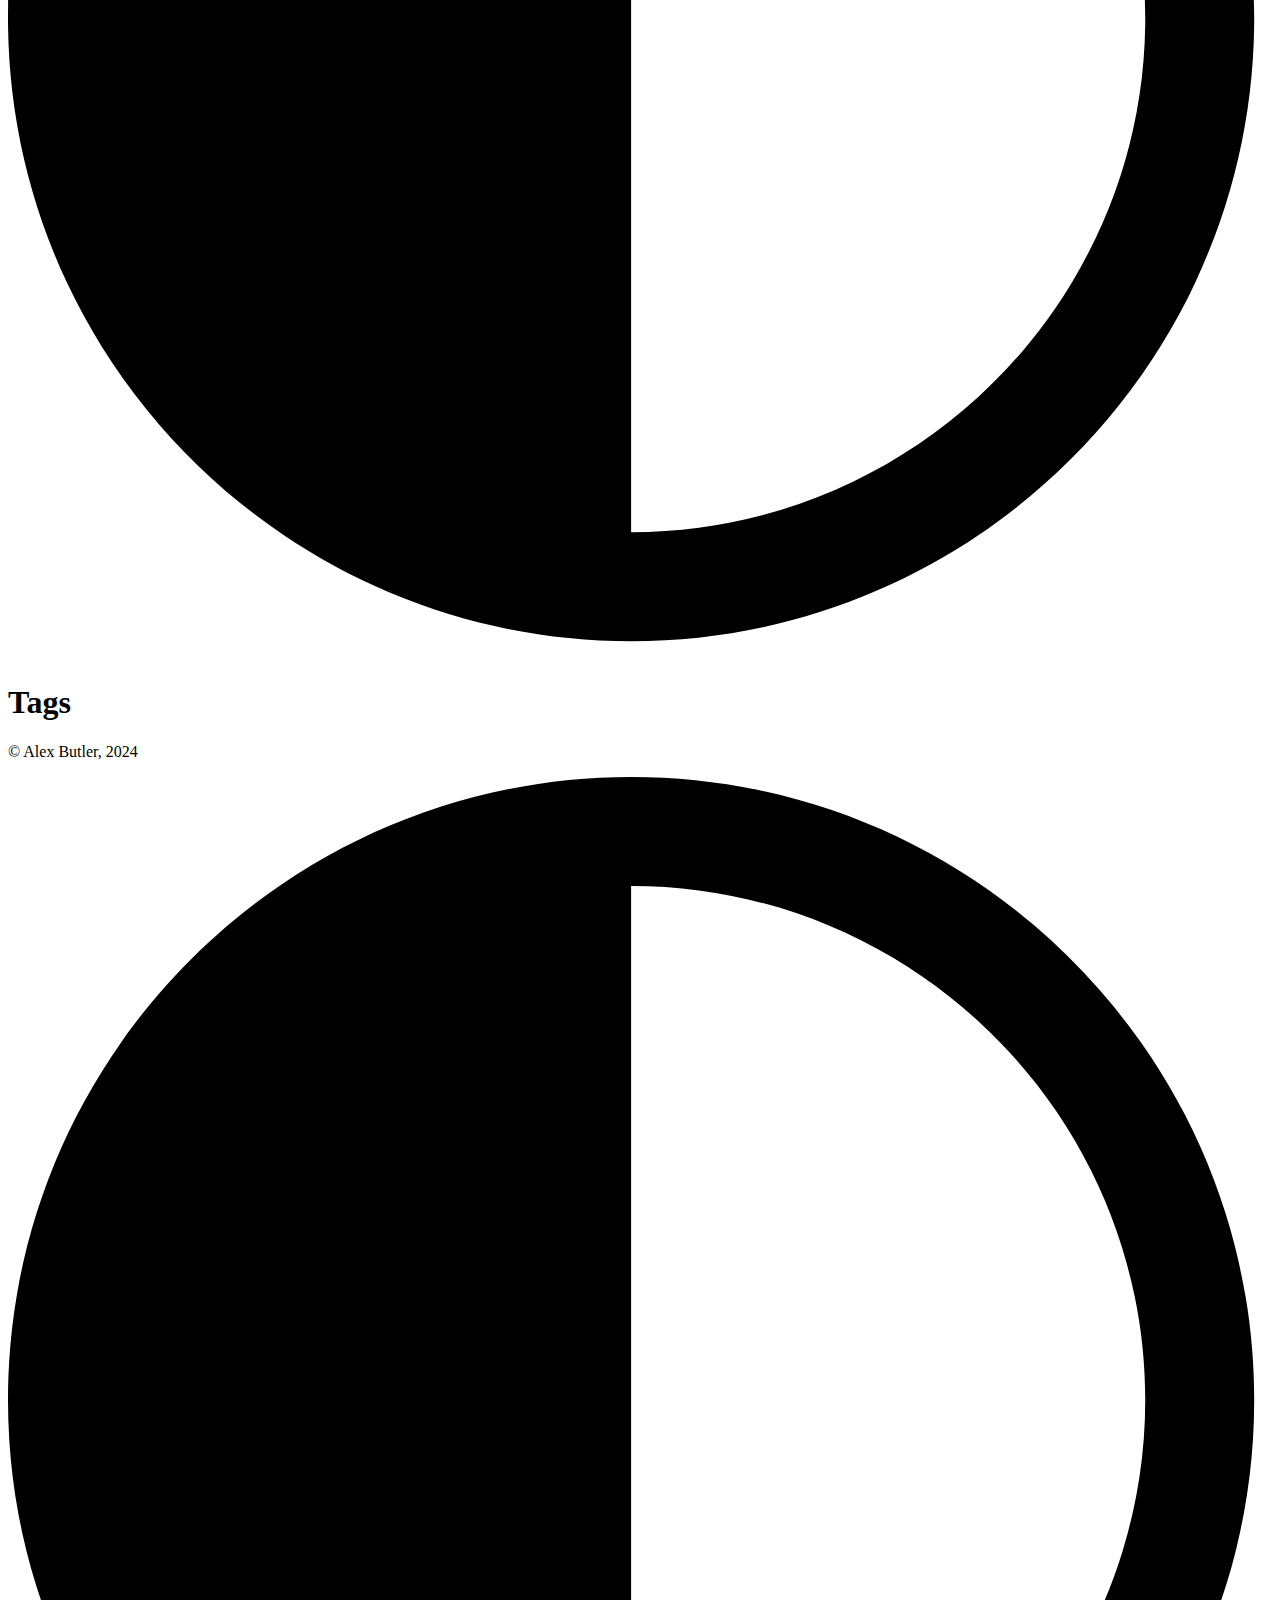
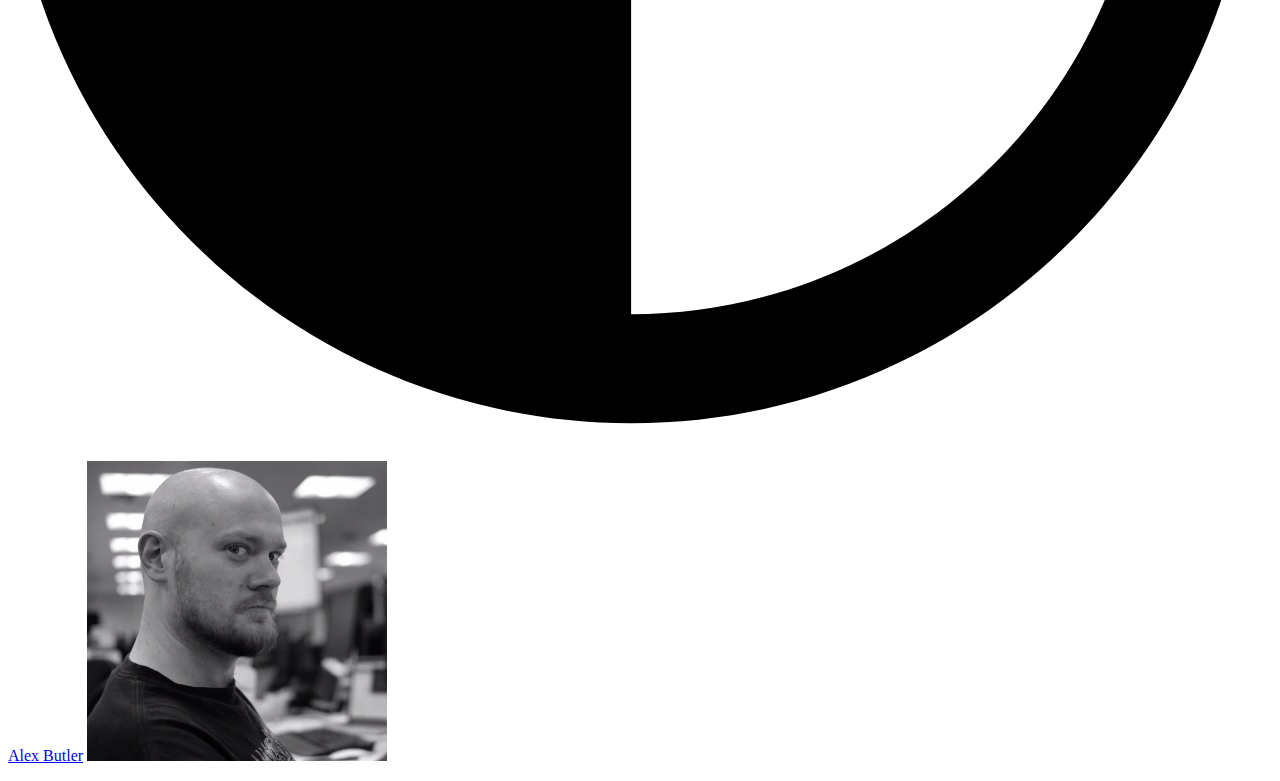
<file: tags/index.html>
<!doctype html><html lang=en-gb data-theme><head><meta charset=utf-8><meta name=HandheldFriendly content="True"><meta name=viewport content="width=device-width,initial-scale=1"><meta name=referrer content="no-referrer-when-downgrade"><title>Tags - alex posts</title>
<meta name=description content><link rel=alternate type=application/rss+xml href=https://alexheretic.github.io/tags/index.xml title="alex posts"><link rel=icon type=image/x-icon href=https://alexheretic.github.io/favicon.ico><link rel=apple-touch-icon-precomposed href=https://alexheretic.github.io/favicon.png><style>body{visibility:hidden;opacity:0}</style><noscript><style>body{visibility:visible;opacity:1}</style></noscript><link rel=stylesheet href=https://alexheretic.github.io/css/style.min.cb6f57b286a1f09223c013270b2706d7691a837dab35f1e96726d8029b8222b7.css integrity="sha256-y29Xsoah8JIjwBMnCycG12kag32rNfHpZybYApuCIrc="><script src=https://alexheretic.github.io/js/script.min.74bf1a3fcf1af396efa4acf3e660e876b61a2153ab9cbe1893ac24ea6d4f94ee.js type=text/javascript integrity="sha256-dL8aP88a85bvpKzz5mDodrYaIVOrnL4Yk6wk6m1PlO4="></script><meta property="og:url" content="https://alexheretic.github.io/tags/"><meta property="og:site_name" content="alex posts"><meta property="og:title" content="Tags"><meta property="og:locale" content="en_gb"><meta property="og:type" content="website"><meta name=twitter:card content="summary"><meta name=twitter:title content="Tags"></head><body><a class=skip-main href=#main>Skip to main content</a><div class=container><header class=common-header><div class=header-top><div class=header-top-left><h1 class=site-title><a href=/>alex posts</a></h1><ul class=social-icons><li><a href=https://github.com/alexheretic title=Github rel=me><span class=inline-svg><svg viewBox="0 0 496 512"><path fill="currentcolor" d="M165.9 397.4c0 2-2.3 3.6-5.2 3.6-3.3.3-5.6-1.3-5.6-3.6.0-2 2.3-3.6 5.2-3.6 3-.3 5.6 1.3 5.6 3.6zm-31.1-4.5c-.7 2 1.3 4.3 4.3 4.9 2.6 1 5.6.0 6.2-2s-1.3-4.3-4.3-5.2c-2.6-.7-5.5.3-6.2 2.3zm44.2-1.7c-2.9.7-4.9 2.6-4.6 4.9.3 2 2.9 3.3 5.9 2.6 2.9-.7 4.9-2.6 4.6-4.6-.3-1.9-3-3.2-5.9-2.9zM244.8 8C106.1 8 0 113.3.0 252c0 110.9 69.8 205.8 169.5 239.2 12.8 2.3 17.3-5.6 17.3-12.1.0-6.2-.3-40.4-.3-61.4.0.0-70 15-84.7-29.8.0.0-11.4-29.1-27.8-36.6.0.0-22.9-15.7 1.6-15.4.0.0 24.9 2 38.6 25.8 21.9 38.6 58.6 27.5 72.9 20.9 2.3-16 8.8-27.1 16-33.7-55.9-6.2-112.3-14.3-112.3-110.5.0-27.5 7.6-41.3 23.6-58.9-2.6-6.5-11.1-33.3 2.6-67.9 20.9-6.5 69 27 69 27 20-5.6 41.5-8.5 62.8-8.5s42.8 2.9 62.8 8.5c0 0 48.1-33.6 69-27 13.7 34.7 5.2 61.4 2.6 67.9 16 17.7 25.8 31.5 25.8 58.9.0 96.5-58.9 104.2-114.8 110.5 9.2 7.9 17 22.9 17 46.4.0 33.7-.3 75.4-.3 83.6.0 6.5 4.6 14.4 17.3 12.1C428.2 457.8 496 362.9 496 252 496 113.3 383.5 8 244.8 8zM97.2 352.9c-1.3 1-1 3.3.7 5.2 1.6 1.6 3.9 2.3 5.2 1 1.3-1 1-3.3-.7-5.2-1.6-1.6-3.9-2.3-5.2-1zm-10.8-8.1c-.7 1.3.3 2.9 2.3 3.9 1.6 1 3.6.7 4.3-.7.7-1.3-.3-2.9-2.3-3.9-2-.6-3.6-.3-4.3.7zm32.4 35.6c-1.6 1.3-1 4.3 1.3 6.2 2.3 2.3 5.2 2.6 6.5 1 1.3-1.3.7-4.3-1.3-6.2-2.2-2.3-5.2-2.6-6.5-1zm-11.4-14.7c-1.6 1-1.6 3.6.0 5.9 1.6 2.3 4.3 3.3 5.6 2.3 1.6-1.3 1.6-3.9.0-6.2-1.4-2.3-4-3.3-5.6-2z"/></svg></span></a></li><li><a href=https://fosstodon.org/@alexbigab title=Mastodon rel=me><span class=inline-svg><svg viewBox="0 0 448 512"><path fill="currentcolor" d="M433 179.11c0-97.2-63.71-125.7-63.71-125.7-62.52-28.7-228.56-28.4-290.48.0.0.0-63.72 28.5-63.72 125.7.0 115.7-6.6 259.4 105.63 289.1 40.51 10.7 75.32 13 103.33 11.4 50.81-2.8 79.32-18.1 79.32-18.1l-1.7-36.9s-36.31 11.4-77.12 10.1c-40.41-1.4-83-4.4-89.63-54a102.54 102.54.0 01-.9-13.9c85.63 20.9 158.65 9.1 178.75 6.7 56.12-6.7 105-41.3 111.23-72.9 9.8-49.8 9-121.5 9-121.5zm-75.12 125.2h-46.63v-114.2c0-49.7-64-51.6-64 6.9v62.5h-46.33V197c0-58.5-64-56.6-64-6.9v114.2H90.19c0-122.1-5.2-147.9 18.41-175 25.9-28.9 79.82-30.8 103.83 6.1l11.6 19.5 11.6-19.5c24.11-37.1 78.12-34.8 103.83-6.1 23.71 27.3 18.4 53 18.4 175z"/></svg></span></a></li><li><a href=https://alexheretic.github.io/index.xml title=RSS rel=me><span class=inline-svg><svg viewBox="0 0 448 512"><path fill="currentcolor" d="M128.081 415.959c0 35.369-28.672 64.041-64.041 64.041S0 451.328.0 415.959s28.672-64.041 64.041-64.041 64.04 28.673 64.04 64.041zm175.66 47.25c-8.354-154.6-132.185-278.587-286.95-286.95C7.656 175.765.0 183.105.0 192.253v48.069c0 8.415 6.49 15.472 14.887 16.018 111.832 7.284 201.473 96.702 208.772 208.772.547 8.397 7.604 14.887 16.018 14.887h48.069c9.149.001 16.489-7.655 15.995-16.79zm144.249.288C439.596 229.677 251.465 40.445 16.503 32.01 7.473 31.686.0 38.981.0 48.016v48.068c0 8.625 6.835 15.645 15.453 15.999 191.179 7.839 344.627 161.316 352.465 352.465.353 8.618 7.373 15.453 15.999 15.453h48.068c9.034-.001 16.329-7.474 16.005-16.504z"/></svg></span></a></li></ul></div><div class=header-top-right><div class=theme-switcher><span class=inline-svg><svg xmlns:xlink="http://www.w3.org/1999/xlink" viewBox="0 0 290 290"><path fill="currentcolor" d="M142.959.0C64.131.0.0 64.132.0 142.96s64.131 142.959 142.959 142.959 142.96-64.131 142.96-142.959C285.919 64.132 221.787.0 142.959.0zm0 260.919V142.96 25c65.043.0 117.96 52.917 117.96 117.96.0 65.043-52.917 117.959-117.96 117.959z"/></svg></span></div><script>const STORAGE_KEY="user-color-scheme",defaultTheme="dark";let currentTheme,switchButton,autoDefinedScheme=window.matchMedia("(prefers-color-scheme: dark)");const autoChangeScheme=e=>{currentTheme=e.matches?"dark":"light",document.documentElement.setAttribute("data-theme",currentTheme)};document.addEventListener("DOMContentLoaded",function(){switchButton=document.querySelector(".theme-switcher"),currentTheme=detectCurrentScheme(),currentTheme=="dark"&&document.documentElement.setAttribute("data-theme","dark"),currentTheme=="auto"&&(autoChangeScheme(autoDefinedScheme),autoDefinedScheme.addListener(autoChangeScheme)),switchButton&&switchButton.addEventListener("click",switchTheme,!1),showContent()});function detectCurrentScheme(){return localStorage!==null&&localStorage.getItem(STORAGE_KEY)?localStorage.getItem(STORAGE_KEY):defaultTheme?defaultTheme:window.matchMedia?window.matchMedia("(prefers-color-scheme: dark)").matches?"dark":"light":"light"}function switchTheme(){currentTheme=="dark"?(localStorage!==null&&localStorage.setItem(STORAGE_KEY,"light"),document.documentElement.setAttribute("data-theme","light"),currentTheme="light"):(localStorage!==null&&localStorage.setItem(STORAGE_KEY,"dark"),document.documentElement.setAttribute("data-theme","dark"),currentTheme="dark")}function showContent(){document.body.style.visibility="visible",document.body.style.opacity=1}</script></div></div><nav></nav></header><main id=main tabindex=-1><div class=index-content></div><h1>Tags</h1><ul class=terms></ul></main><footer class=common-footer><div class=common-footer-bottom><div class=copyright><p>© Alex Butler, 2024<br></p></div><div class=theme-switcher><span class=inline-svg><svg xmlns:xlink="http://www.w3.org/1999/xlink" viewBox="0 0 290 290"><path fill="currentcolor" d="M142.959.0C64.131.0.0 64.132.0 142.96s64.131 142.959 142.959 142.959 142.96-64.131 142.96-142.959C285.919 64.132 221.787.0 142.959.0zm0 260.919V142.96 25c65.043.0 117.96 52.917 117.96 117.96.0 65.043-52.917 117.959-117.96 117.959z"/></svg></span></div><script>const STORAGE_KEY="user-color-scheme",defaultTheme="dark";let currentTheme,switchButton,autoDefinedScheme=window.matchMedia("(prefers-color-scheme: dark)");const autoChangeScheme=e=>{currentTheme=e.matches?"dark":"light",document.documentElement.setAttribute("data-theme",currentTheme)};document.addEventListener("DOMContentLoaded",function(){switchButton=document.querySelector(".theme-switcher"),currentTheme=detectCurrentScheme(),currentTheme=="dark"&&document.documentElement.setAttribute("data-theme","dark"),currentTheme=="auto"&&(autoChangeScheme(autoDefinedScheme),autoDefinedScheme.addListener(autoChangeScheme)),switchButton&&switchButton.addEventListener("click",switchTheme,!1),showContent()});function detectCurrentScheme(){return localStorage!==null&&localStorage.getItem(STORAGE_KEY)?localStorage.getItem(STORAGE_KEY):defaultTheme?defaultTheme:window.matchMedia?window.matchMedia("(prefers-color-scheme: dark)").matches?"dark":"light":"light"}function switchTheme(){currentTheme=="dark"?(localStorage!==null&&localStorage.setItem(STORAGE_KEY,"light"),document.documentElement.setAttribute("data-theme","light"),currentTheme="light"):(localStorage!==null&&localStorage.setItem(STORAGE_KEY,"dark"),document.documentElement.setAttribute("data-theme","dark"),currentTheme="dark")}function showContent(){document.body.style.visibility="visible",document.body.style.opacity=1}</script></div><p class="h-card vcard"><a href=https://alexheretic.github.io/ class="p-name u-url url fn" rel=me>Alex Butler</a>
<img class=u-photo src=/images/me.webp></p></footer></div></body></html>
</file>
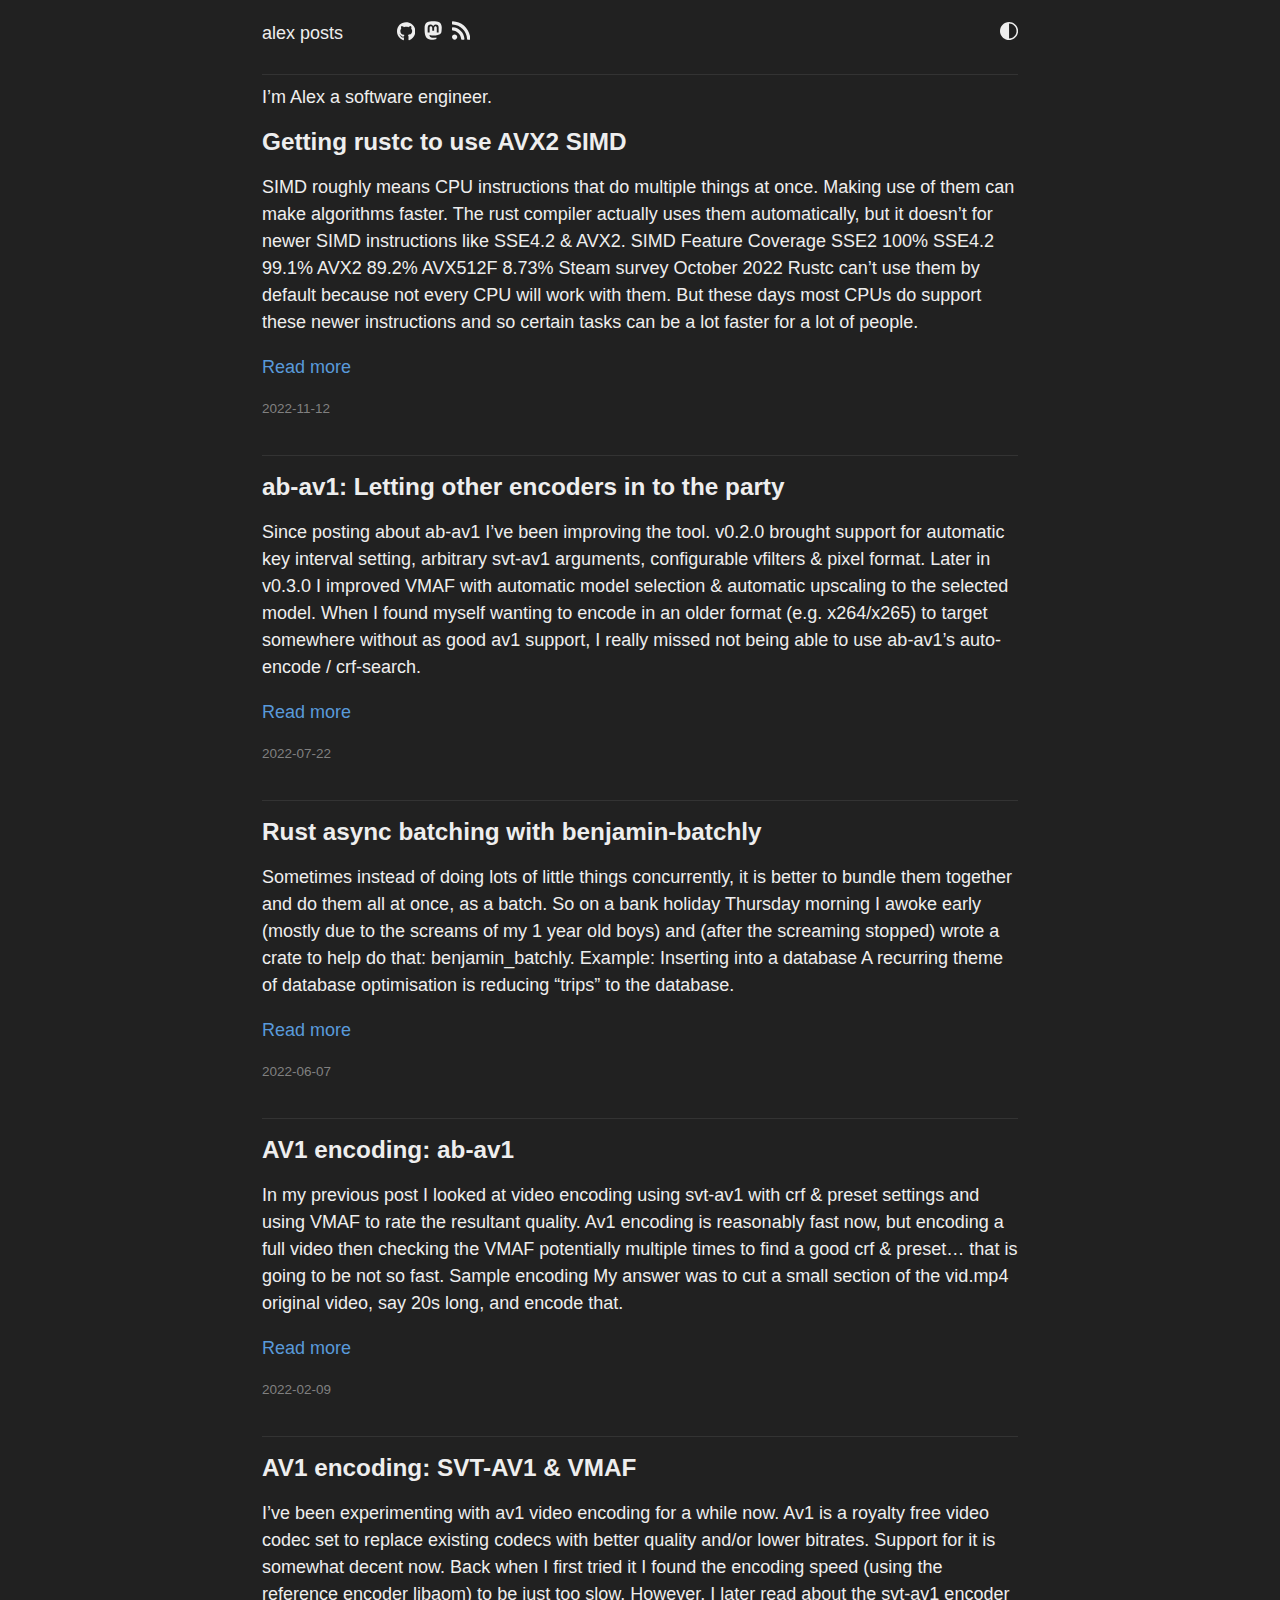
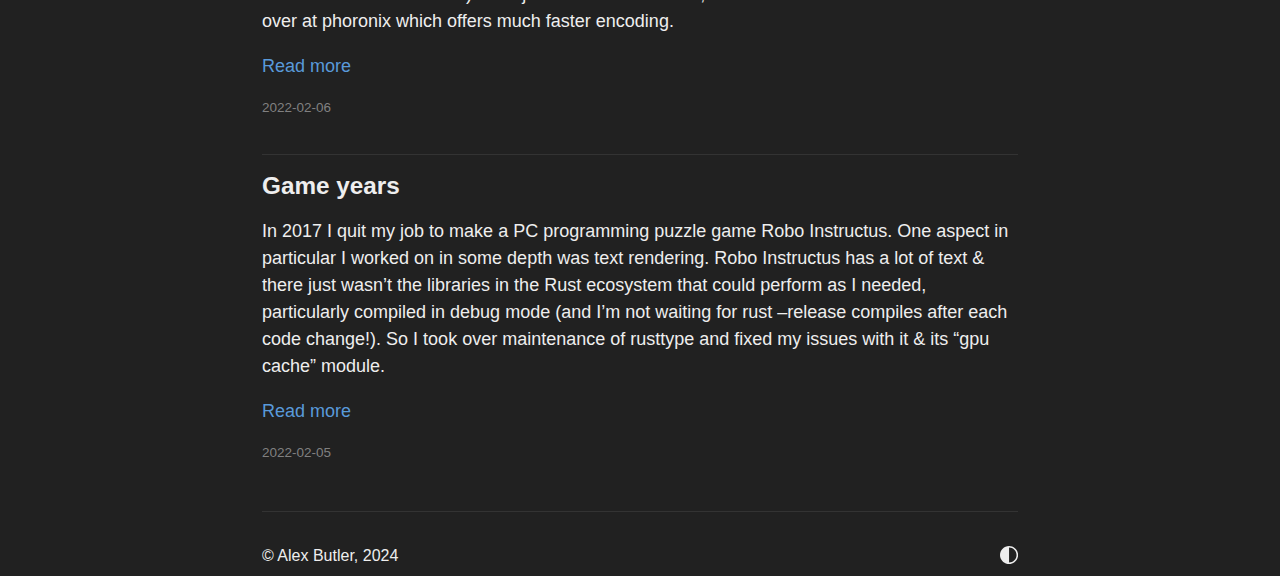
<file: page/1/index.html>
<!doctype html><html lang=en-gb><head><title>https://alexheretic.github.io/</title>
<link rel=canonical href=https://alexheretic.github.io/><meta name=robots content="noindex"><meta charset=utf-8><meta http-equiv=refresh content="0; url=https://alexheretic.github.io/"></head></html>
</file>
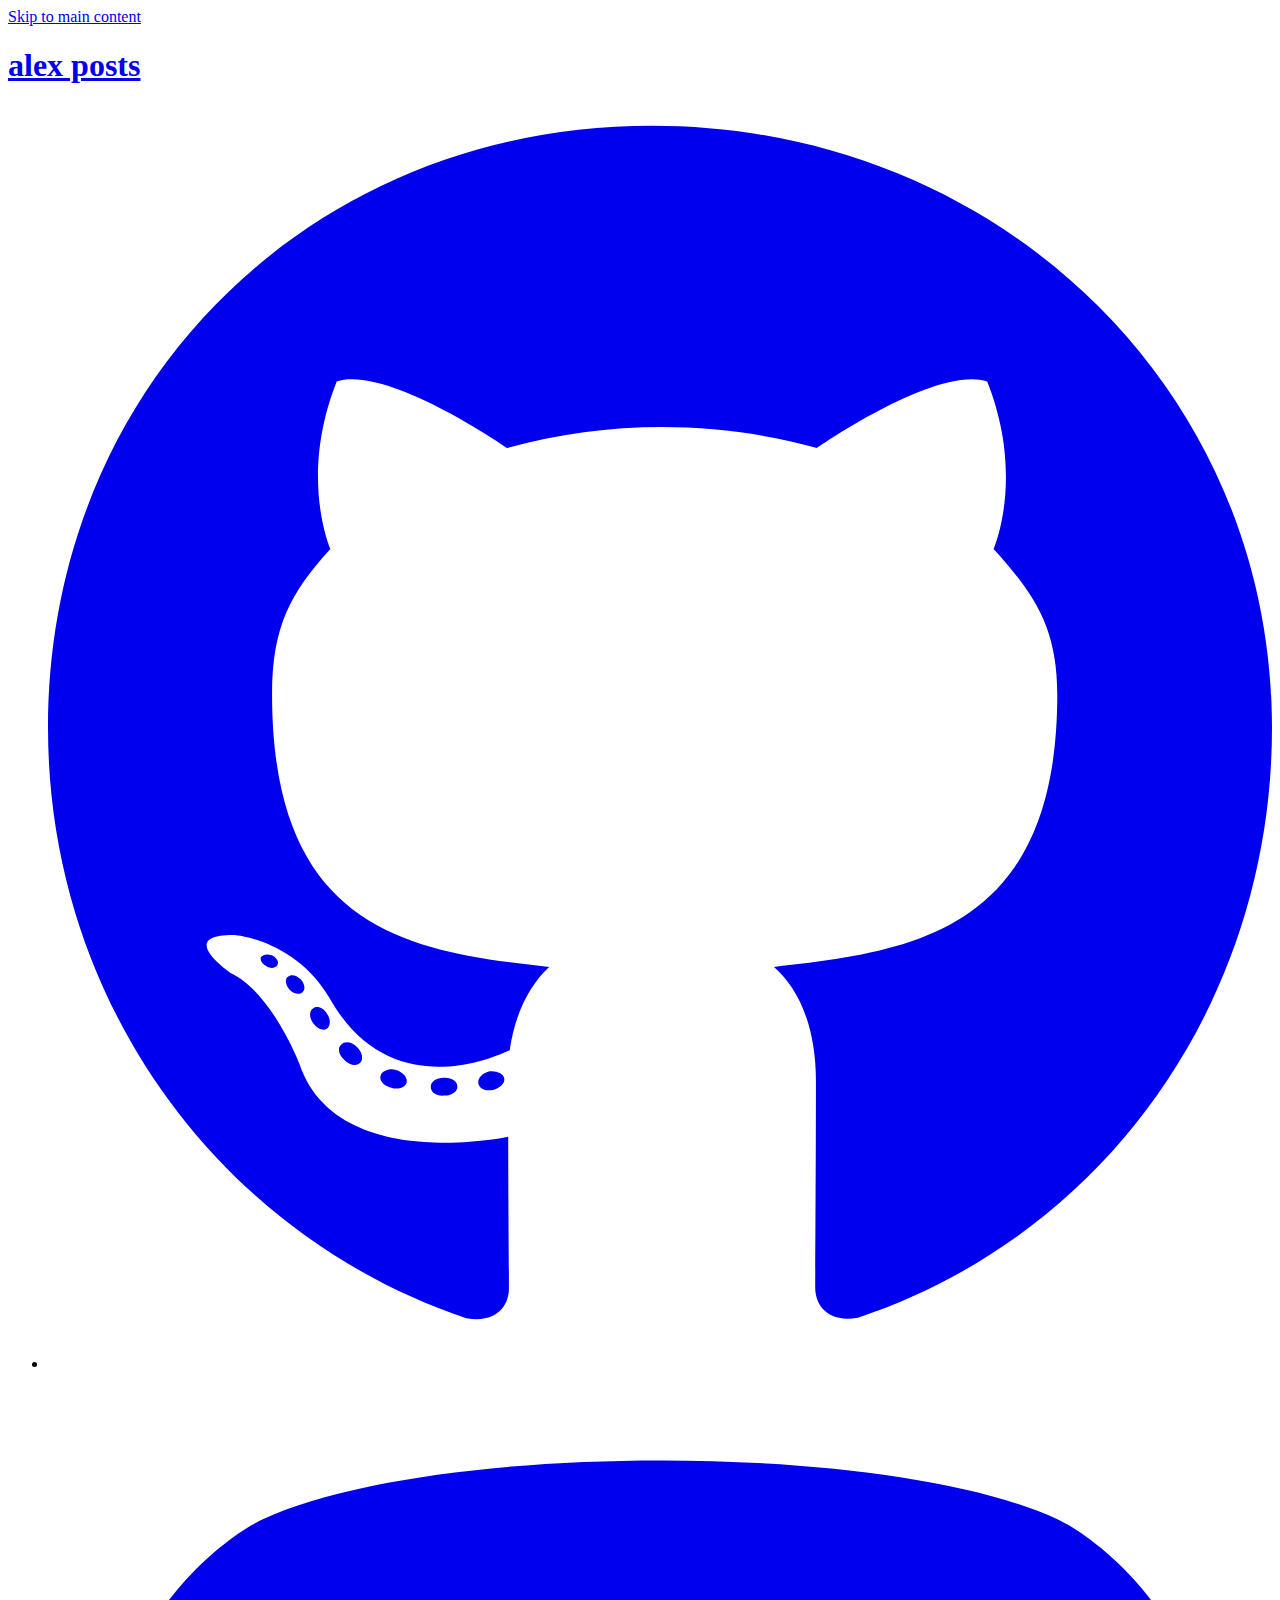
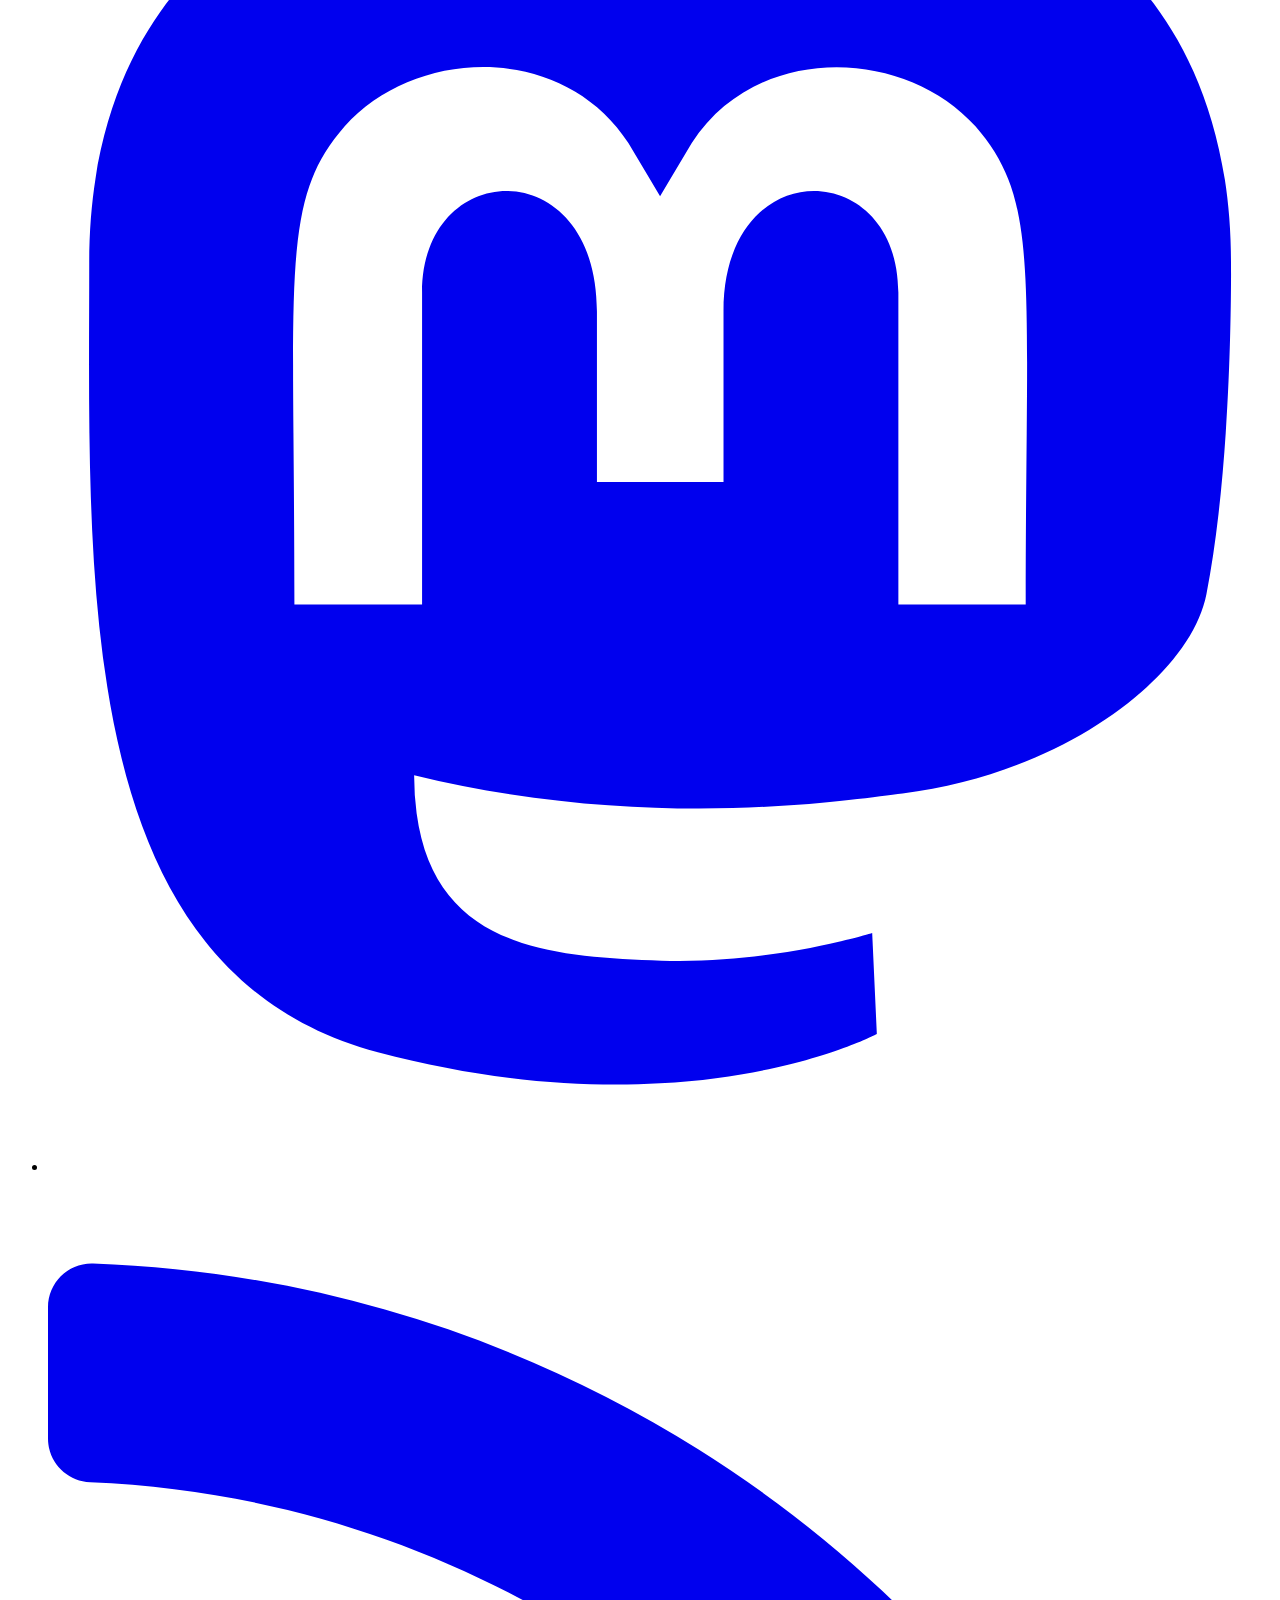
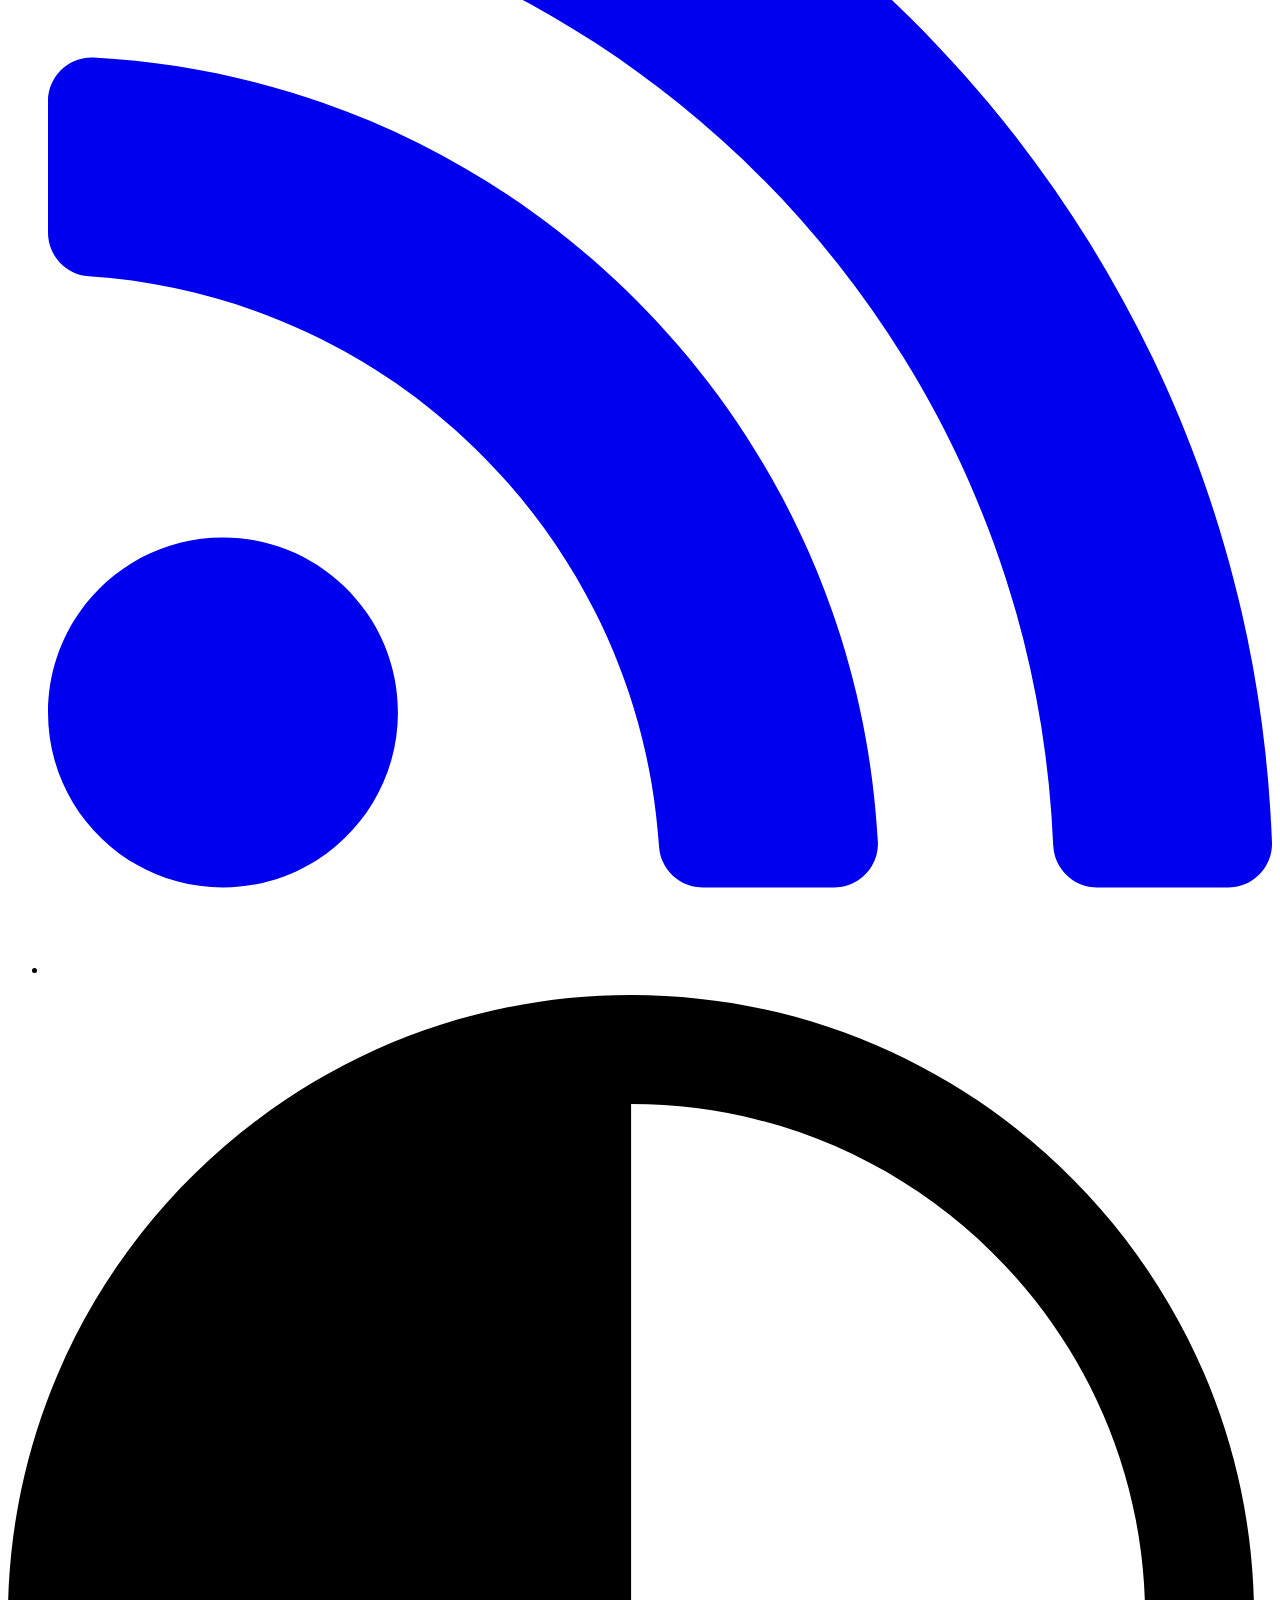
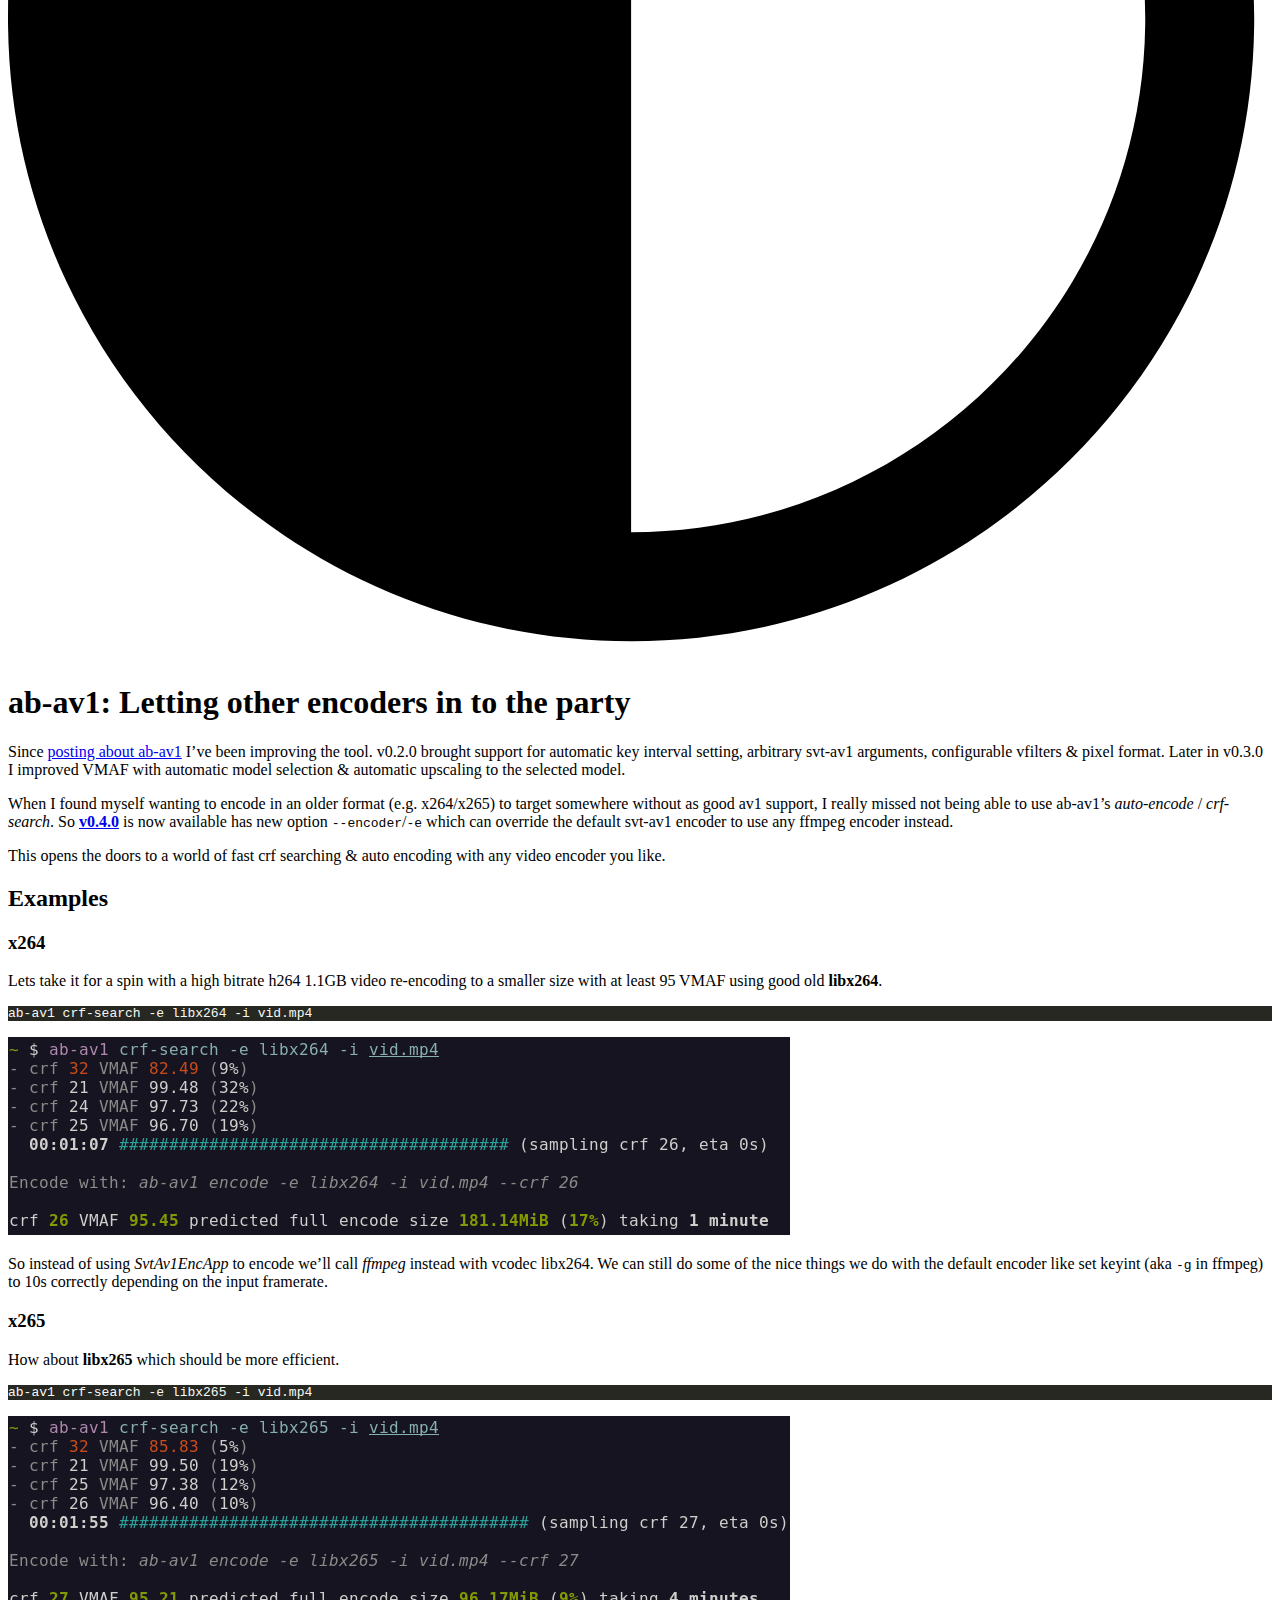
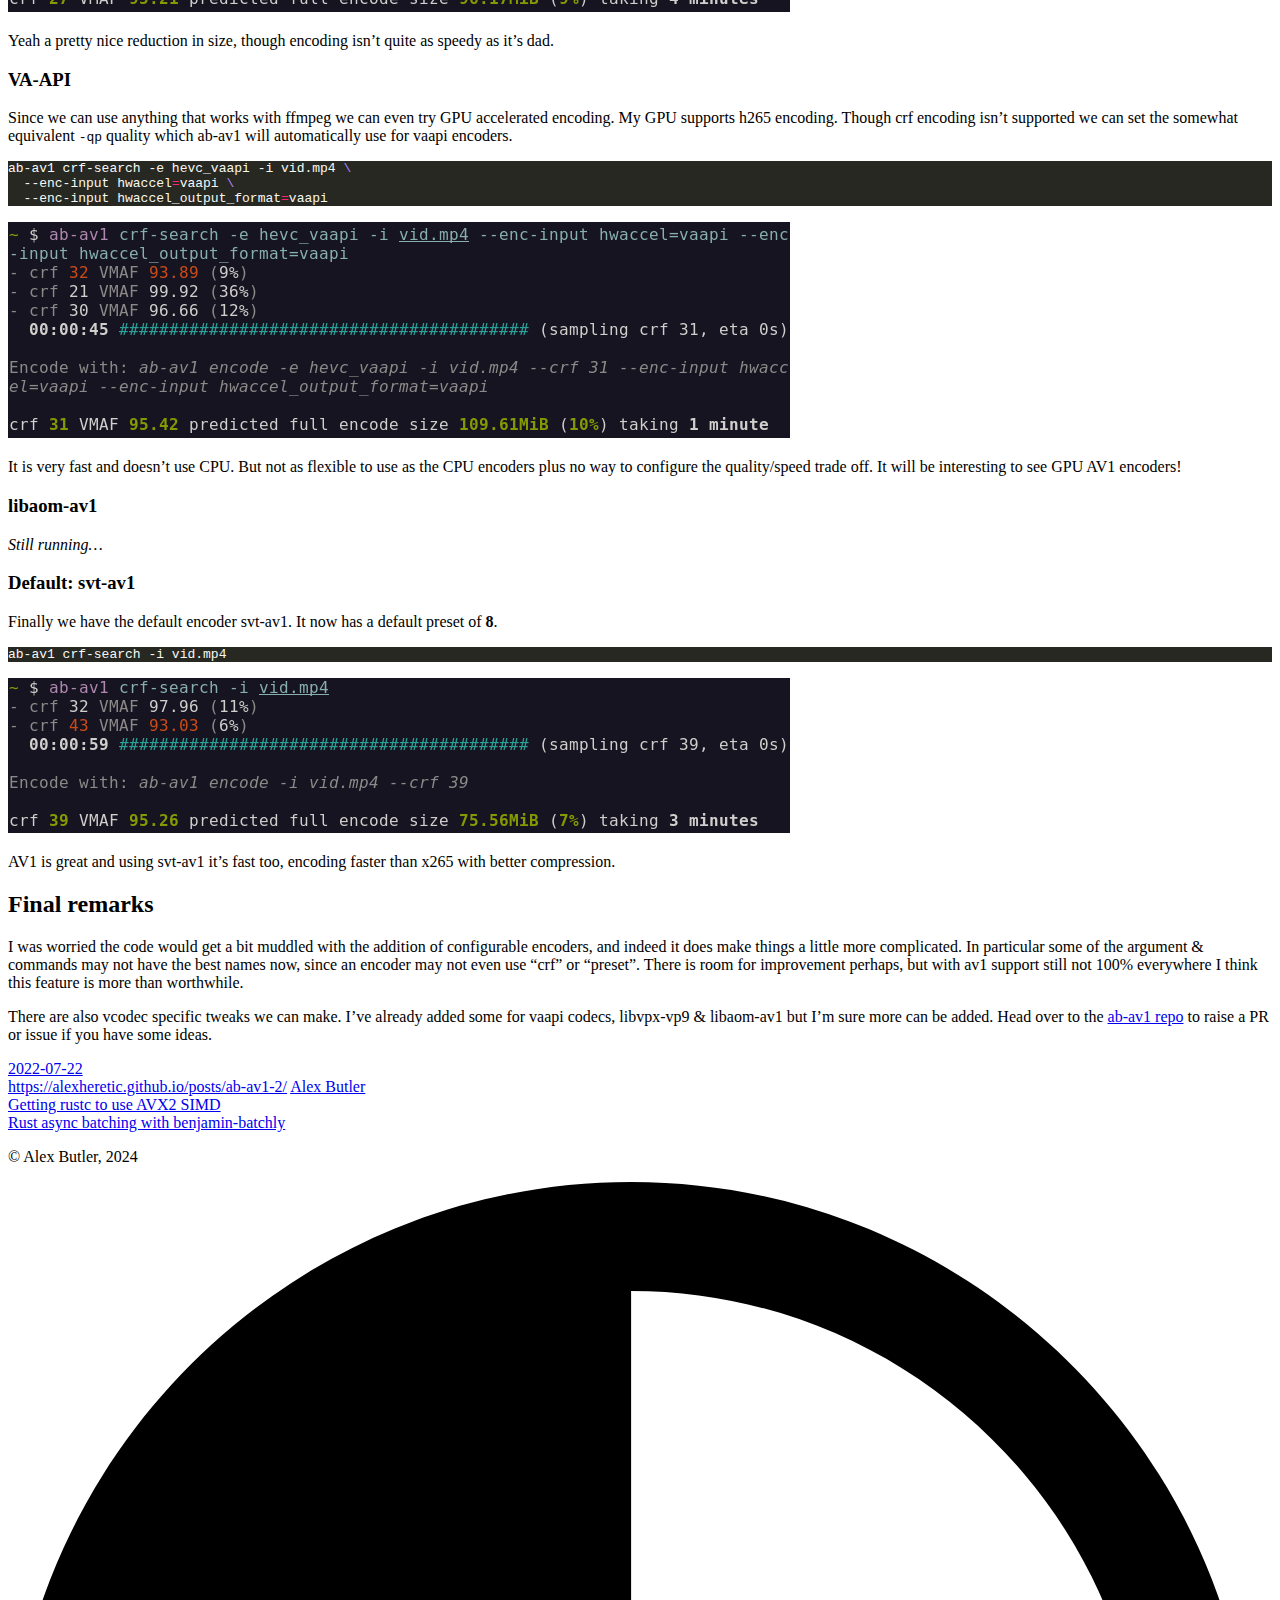
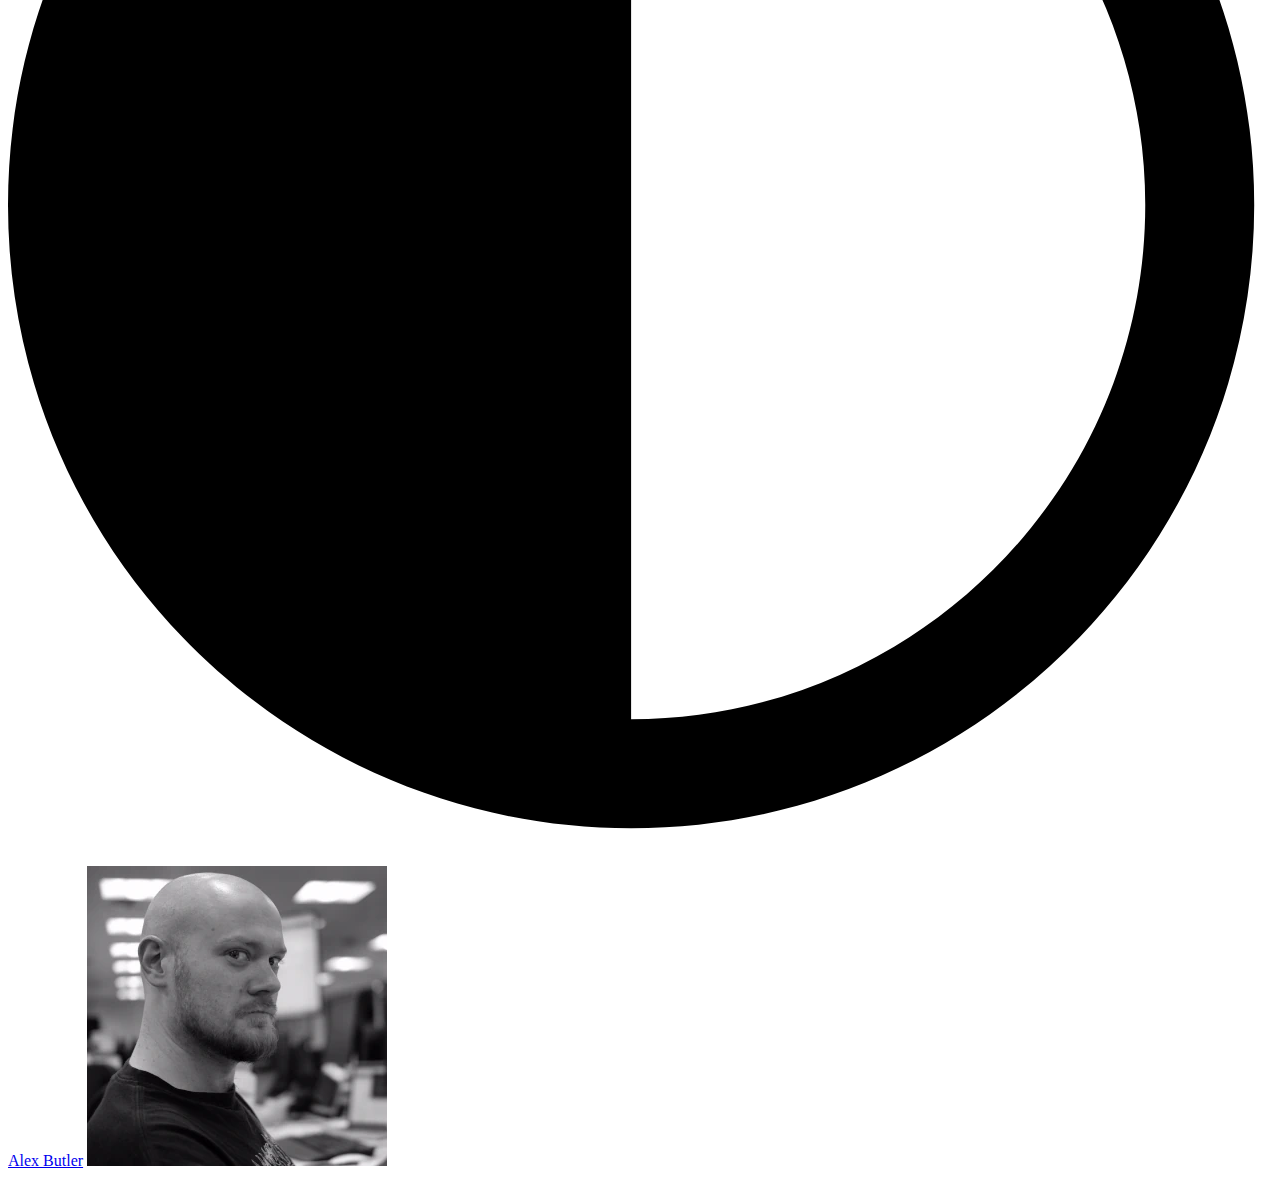
<file: posts/ab-av1-2/index.html>
<!doctype html><html lang=en-gb data-theme><head><meta charset=utf-8><meta name=HandheldFriendly content="True"><meta name=viewport content="width=device-width,initial-scale=1"><meta name=referrer content="no-referrer-when-downgrade"><title>ab-av1: Letting other encoders in to the party - alex posts</title>
<meta name=description content="Since posting about ab-av1 I&rsquo;ve been improving the tool. v0.2.0 brought support for automatic key interval setting, arbitrary svt-av1 arguments, configurable vfilters & pixel format. Later in v0.3.0 I improved VMAF with automatic model selection & automatic upscaling to the selected model.
When I found myself wanting to encode in an older format (e.g. x264/x265) to target somewhere without as good av1 support, I really missed not being able to use ab-av1&rsquo;s auto-encode / crf-search."><link rel=icon type=image/x-icon href=https://alexheretic.github.io/favicon.ico><link rel=apple-touch-icon-precomposed href=https://alexheretic.github.io/favicon.png><style>body{visibility:hidden;opacity:0}</style><noscript><style>body{visibility:visible;opacity:1}</style></noscript><link rel=stylesheet href=https://alexheretic.github.io/css/style.min.cb6f57b286a1f09223c013270b2706d7691a837dab35f1e96726d8029b8222b7.css integrity="sha256-y29Xsoah8JIjwBMnCycG12kag32rNfHpZybYApuCIrc="><script src=https://alexheretic.github.io/js/script.min.74bf1a3fcf1af396efa4acf3e660e876b61a2153ab9cbe1893ac24ea6d4f94ee.js type=text/javascript integrity="sha256-dL8aP88a85bvpKzz5mDodrYaIVOrnL4Yk6wk6m1PlO4="></script><meta property="og:url" content="https://alexheretic.github.io/posts/ab-av1-2/"><meta property="og:site_name" content="alex posts"><meta property="og:title" content="ab-av1: Letting other encoders in to the party"><meta property="og:description" content="Since posting about ab-av1 I’ve been improving the tool. v0.2.0 brought support for automatic key interval setting, arbitrary svt-av1 arguments, configurable vfilters & pixel format. Later in v0.3.0 I improved VMAF with automatic model selection & automatic upscaling to the selected model.
When I found myself wanting to encode in an older format (e.g. x264/x265) to target somewhere without as good av1 support, I really missed not being able to use ab-av1’s auto-encode / crf-search."><meta property="og:locale" content="en_gb"><meta property="og:type" content="article"><meta property="article:section" content="posts"><meta property="article:published_time" content="2022-07-22T00:00:00+00:00"><meta property="article:modified_time" content="2022-07-22T00:00:00+00:00"><meta name=twitter:card content="summary"><meta name=twitter:title content="ab-av1: Letting other encoders in to the party"><meta name=twitter:description content="Since posting about ab-av1 I’ve been improving the tool. v0.2.0 brought support for automatic key interval setting, arbitrary svt-av1 arguments, configurable vfilters & pixel format. Later in v0.3.0 I improved VMAF with automatic model selection & automatic upscaling to the selected model.
When I found myself wanting to encode in an older format (e.g. x264/x265) to target somewhere without as good av1 support, I really missed not being able to use ab-av1’s auto-encode / crf-search."></head><body><a class=skip-main href=#main>Skip to main content</a><div class=container><header class=common-header><div class=header-top><div class=header-top-left><h1 class=site-title><a href=/>alex posts</a></h1><ul class=social-icons><li><a href=https://github.com/alexheretic title=Github rel=me><span class=inline-svg><svg viewBox="0 0 496 512"><path fill="currentcolor" d="M165.9 397.4c0 2-2.3 3.6-5.2 3.6-3.3.3-5.6-1.3-5.6-3.6.0-2 2.3-3.6 5.2-3.6 3-.3 5.6 1.3 5.6 3.6zm-31.1-4.5c-.7 2 1.3 4.3 4.3 4.9 2.6 1 5.6.0 6.2-2s-1.3-4.3-4.3-5.2c-2.6-.7-5.5.3-6.2 2.3zm44.2-1.7c-2.9.7-4.9 2.6-4.6 4.9.3 2 2.9 3.3 5.9 2.6 2.9-.7 4.9-2.6 4.6-4.6-.3-1.9-3-3.2-5.9-2.9zM244.8 8C106.1 8 0 113.3.0 252c0 110.9 69.8 205.8 169.5 239.2 12.8 2.3 17.3-5.6 17.3-12.1.0-6.2-.3-40.4-.3-61.4.0.0-70 15-84.7-29.8.0.0-11.4-29.1-27.8-36.6.0.0-22.9-15.7 1.6-15.4.0.0 24.9 2 38.6 25.8 21.9 38.6 58.6 27.5 72.9 20.9 2.3-16 8.8-27.1 16-33.7-55.9-6.2-112.3-14.3-112.3-110.5.0-27.5 7.6-41.3 23.6-58.9-2.6-6.5-11.1-33.3 2.6-67.9 20.9-6.5 69 27 69 27 20-5.6 41.5-8.5 62.8-8.5s42.8 2.9 62.8 8.5c0 0 48.1-33.6 69-27 13.7 34.7 5.2 61.4 2.6 67.9 16 17.7 25.8 31.5 25.8 58.9.0 96.5-58.9 104.2-114.8 110.5 9.2 7.9 17 22.9 17 46.4.0 33.7-.3 75.4-.3 83.6.0 6.5 4.6 14.4 17.3 12.1C428.2 457.8 496 362.9 496 252 496 113.3 383.5 8 244.8 8zM97.2 352.9c-1.3 1-1 3.3.7 5.2 1.6 1.6 3.9 2.3 5.2 1 1.3-1 1-3.3-.7-5.2-1.6-1.6-3.9-2.3-5.2-1zm-10.8-8.1c-.7 1.3.3 2.9 2.3 3.9 1.6 1 3.6.7 4.3-.7.7-1.3-.3-2.9-2.3-3.9-2-.6-3.6-.3-4.3.7zm32.4 35.6c-1.6 1.3-1 4.3 1.3 6.2 2.3 2.3 5.2 2.6 6.5 1 1.3-1.3.7-4.3-1.3-6.2-2.2-2.3-5.2-2.6-6.5-1zm-11.4-14.7c-1.6 1-1.6 3.6.0 5.9 1.6 2.3 4.3 3.3 5.6 2.3 1.6-1.3 1.6-3.9.0-6.2-1.4-2.3-4-3.3-5.6-2z"/></svg></span></a></li><li><a href=https://fosstodon.org/@alexbigab title=Mastodon rel=me><span class=inline-svg><svg viewBox="0 0 448 512"><path fill="currentcolor" d="M433 179.11c0-97.2-63.71-125.7-63.71-125.7-62.52-28.7-228.56-28.4-290.48.0.0.0-63.72 28.5-63.72 125.7.0 115.7-6.6 259.4 105.63 289.1 40.51 10.7 75.32 13 103.33 11.4 50.81-2.8 79.32-18.1 79.32-18.1l-1.7-36.9s-36.31 11.4-77.12 10.1c-40.41-1.4-83-4.4-89.63-54a102.54 102.54.0 01-.9-13.9c85.63 20.9 158.65 9.1 178.75 6.7 56.12-6.7 105-41.3 111.23-72.9 9.8-49.8 9-121.5 9-121.5zm-75.12 125.2h-46.63v-114.2c0-49.7-64-51.6-64 6.9v62.5h-46.33V197c0-58.5-64-56.6-64-6.9v114.2H90.19c0-122.1-5.2-147.9 18.41-175 25.9-28.9 79.82-30.8 103.83 6.1l11.6 19.5 11.6-19.5c24.11-37.1 78.12-34.8 103.83-6.1 23.71 27.3 18.4 53 18.4 175z"/></svg></span></a></li><li><a href=https://alexheretic.github.io/index.xml title=RSS rel=me><span class=inline-svg><svg viewBox="0 0 448 512"><path fill="currentcolor" d="M128.081 415.959c0 35.369-28.672 64.041-64.041 64.041S0 451.328.0 415.959s28.672-64.041 64.041-64.041 64.04 28.673 64.04 64.041zm175.66 47.25c-8.354-154.6-132.185-278.587-286.95-286.95C7.656 175.765.0 183.105.0 192.253v48.069c0 8.415 6.49 15.472 14.887 16.018 111.832 7.284 201.473 96.702 208.772 208.772.547 8.397 7.604 14.887 16.018 14.887h48.069c9.149.001 16.489-7.655 15.995-16.79zm144.249.288C439.596 229.677 251.465 40.445 16.503 32.01 7.473 31.686.0 38.981.0 48.016v48.068c0 8.625 6.835 15.645 15.453 15.999 191.179 7.839 344.627 161.316 352.465 352.465.353 8.618 7.373 15.453 15.999 15.453h48.068c9.034-.001 16.329-7.474 16.005-16.504z"/></svg></span></a></li></ul></div><div class=header-top-right><div class=theme-switcher><span class=inline-svg><svg xmlns:xlink="http://www.w3.org/1999/xlink" viewBox="0 0 290 290"><path fill="currentcolor" d="M142.959.0C64.131.0.0 64.132.0 142.96s64.131 142.959 142.959 142.959 142.96-64.131 142.96-142.959C285.919 64.132 221.787.0 142.959.0zm0 260.919V142.96 25c65.043.0 117.96 52.917 117.96 117.96.0 65.043-52.917 117.959-117.96 117.959z"/></svg></span></div><script>const STORAGE_KEY="user-color-scheme",defaultTheme="dark";let currentTheme,switchButton,autoDefinedScheme=window.matchMedia("(prefers-color-scheme: dark)");const autoChangeScheme=e=>{currentTheme=e.matches?"dark":"light",document.documentElement.setAttribute("data-theme",currentTheme)};document.addEventListener("DOMContentLoaded",function(){switchButton=document.querySelector(".theme-switcher"),currentTheme=detectCurrentScheme(),currentTheme=="dark"&&document.documentElement.setAttribute("data-theme","dark"),currentTheme=="auto"&&(autoChangeScheme(autoDefinedScheme),autoDefinedScheme.addListener(autoChangeScheme)),switchButton&&switchButton.addEventListener("click",switchTheme,!1),showContent()});function detectCurrentScheme(){return localStorage!==null&&localStorage.getItem(STORAGE_KEY)?localStorage.getItem(STORAGE_KEY):defaultTheme?defaultTheme:window.matchMedia?window.matchMedia("(prefers-color-scheme: dark)").matches?"dark":"light":"light"}function switchTheme(){currentTheme=="dark"?(localStorage!==null&&localStorage.setItem(STORAGE_KEY,"light"),document.documentElement.setAttribute("data-theme","light"),currentTheme="light"):(localStorage!==null&&localStorage.setItem(STORAGE_KEY,"dark"),document.documentElement.setAttribute("data-theme","dark"),currentTheme="dark")}function showContent(){document.body.style.visibility="visible",document.body.style.opacity=1}</script></div></div><nav></nav></header><main id=main tabindex=-1><article class="post h-entry"><div class=post-header><header><h1 class="p-name post-title">ab-av1: Letting other encoders in to the party</h1></header></div><div class="content e-content"><p>Since <a href=/posts/ab-av1>posting about ab-av1</a> I&rsquo;ve been improving the tool. v0.2.0 brought support for automatic key interval setting, arbitrary svt-av1 arguments, configurable vfilters & pixel format. Later in v0.3.0 I improved VMAF with automatic model selection & automatic upscaling to the selected model.</p><p>When I found myself wanting to encode in an older format (e.g. x264/x265) to target somewhere without as good av1 support, I really missed not being able to use ab-av1&rsquo;s <em>auto-encode</em> / <em>crf-search</em>. So <a href=https://github.com/alexheretic/ab-av1/blob/main/CHANGELOG.md#v040><strong>v0.4.0</strong></a> is now available has new option <code>--encoder</code>/<code>-e</code> which can override the default svt-av1 encoder to use any ffmpeg encoder instead.</p><p>This opens the doors to a world of fast crf searching & auto encoding with any video encoder you like.</p><h2 id=examples>Examples
<span><a href=#examples><svg viewBox="0 0 28 23" height="100%" width="19"><path d="M10 13a5 5 0 007.54.54l3-3a5 5 0 00-7.07-7.07l-1.72 1.71" fill="none" stroke-linecap="round" stroke-miterlimit="10" stroke-width="2"/><path d="M14 11a5 5 0 00-7.54-.54l-3 3a5 5 0 007.07 7.07l1.71-1.71" fill="none" stroke-linecap="round" stroke-miterlimit="10" stroke-width="2"/></svg></a></span></h2><h3 id=x264>x264
<span><a href=#x264><svg viewBox="0 0 28 23" height="100%" width="19"><path d="M10 13a5 5 0 007.54.54l3-3a5 5 0 00-7.07-7.07l-1.72 1.71" fill="none" stroke-linecap="round" stroke-miterlimit="10" stroke-width="2"/><path d="M14 11a5 5 0 00-7.54-.54l-3 3a5 5 0 007.07 7.07l1.71-1.71" fill="none" stroke-linecap="round" stroke-miterlimit="10" stroke-width="2"/></svg></a></span></h3><p>Lets take it for a spin with a high bitrate h264 1.1GB video re-encoding to a smaller size with at least 95 VMAF using good old <strong>libx264</strong>.</p><div class=highlight><pre tabindex=0 style=color:#f8f8f2;background-color:#272822;-moz-tab-size:4;-o-tab-size:4;tab-size:4><code class=language-sh data-lang=sh><span style=display:flex><span>ab-av1 crf-search -e libx264 -i vid.mp4
</span></span></code></pre></div><p><img src=libx264.png alt title="crf-search with libx264"></p><p>So instead of using <em>SvtAv1EncApp</em> to encode we&rsquo;ll call <em>ffmpeg</em> instead with vcodec libx264. We can still do some of the nice things we do with the default encoder like set keyint (aka <code>-g</code> in ffmpeg) to 10s correctly depending on the input framerate.</p><h3 id=x265>x265
<span><a href=#x265><svg viewBox="0 0 28 23" height="100%" width="19"><path d="M10 13a5 5 0 007.54.54l3-3a5 5 0 00-7.07-7.07l-1.72 1.71" fill="none" stroke-linecap="round" stroke-miterlimit="10" stroke-width="2"/><path d="M14 11a5 5 0 00-7.54-.54l-3 3a5 5 0 007.07 7.07l1.71-1.71" fill="none" stroke-linecap="round" stroke-miterlimit="10" stroke-width="2"/></svg></a></span></h3><p>How about <strong>libx265</strong> which should be more efficient.</p><div class=highlight><pre tabindex=0 style=color:#f8f8f2;background-color:#272822;-moz-tab-size:4;-o-tab-size:4;tab-size:4><code class=language-sh data-lang=sh><span style=display:flex><span>ab-av1 crf-search -e libx265 -i vid.mp4
</span></span></code></pre></div><p><img src=libx265.png alt title="crf-search with libx265"></p><p>Yeah a pretty nice reduction in size, though encoding isn&rsquo;t quite as speedy as it&rsquo;s dad.</p><h3 id=va-api>VA-API
<span><a href=#va-api><svg viewBox="0 0 28 23" height="100%" width="19"><path d="M10 13a5 5 0 007.54.54l3-3a5 5 0 00-7.07-7.07l-1.72 1.71" fill="none" stroke-linecap="round" stroke-miterlimit="10" stroke-width="2"/><path d="M14 11a5 5 0 00-7.54-.54l-3 3a5 5 0 007.07 7.07l1.71-1.71" fill="none" stroke-linecap="round" stroke-miterlimit="10" stroke-width="2"/></svg></a></span></h3><p>Since we can use anything that works with ffmpeg we can even try GPU accelerated encoding. My GPU supports h265 encoding. Though crf encoding isn&rsquo;t supported we can set the somewhat equivalent <code>-qp</code> quality which ab-av1 will automatically use for vaapi encoders.</p><div class=highlight><pre tabindex=0 style=color:#f8f8f2;background-color:#272822;-moz-tab-size:4;-o-tab-size:4;tab-size:4><code class=language-sh data-lang=sh><span style=display:flex><span>ab-av1 crf-search -e hevc_vaapi -i vid.mp4 <span style=color:#ae81ff>\
</span></span></span><span style=display:flex><span><span style=color:#ae81ff></span>  --enc-input hwaccel<span style=color:#f92672>=</span>vaapi <span style=color:#ae81ff>\
</span></span></span><span style=display:flex><span><span style=color:#ae81ff></span>  --enc-input hwaccel_output_format<span style=color:#f92672>=</span>vaapi
</span></span></code></pre></div><p><img src=hevc_vaapi.png alt title="crf-search with hevc_vaapi"></p><p>It is very fast and doesn&rsquo;t use CPU. But not as flexible to use as the CPU encoders plus no way to configure the quality/speed trade off. It will be interesting to see GPU AV1 encoders!</p><h3 id=libaom-av1>libaom-av1
<span><a href=#libaom-av1><svg viewBox="0 0 28 23" height="100%" width="19"><path d="M10 13a5 5 0 007.54.54l3-3a5 5 0 00-7.07-7.07l-1.72 1.71" fill="none" stroke-linecap="round" stroke-miterlimit="10" stroke-width="2"/><path d="M14 11a5 5 0 00-7.54-.54l-3 3a5 5 0 007.07 7.07l1.71-1.71" fill="none" stroke-linecap="round" stroke-miterlimit="10" stroke-width="2"/></svg></a></span></h3><p><em>Still running&mldr;</em></p><h3 id=default-svt-av1>Default: svt-av1
<span><a href=#default-svt-av1><svg viewBox="0 0 28 23" height="100%" width="19"><path d="M10 13a5 5 0 007.54.54l3-3a5 5 0 00-7.07-7.07l-1.72 1.71" fill="none" stroke-linecap="round" stroke-miterlimit="10" stroke-width="2"/><path d="M14 11a5 5 0 00-7.54-.54l-3 3a5 5 0 007.07 7.07l1.71-1.71" fill="none" stroke-linecap="round" stroke-miterlimit="10" stroke-width="2"/></svg></a></span></h3><p>Finally we have the default encoder svt-av1. It now has a default preset of <strong>8</strong>.</p><div class=highlight><pre tabindex=0 style=color:#f8f8f2;background-color:#272822;-moz-tab-size:4;-o-tab-size:4;tab-size:4><code class=language-sh data-lang=sh><span style=display:flex><span>ab-av1 crf-search -i vid.mp4
</span></span></code></pre></div><p><img src=svt-av1.png alt title="crf-search with svt-av1"></p><p>AV1 is great and using svt-av1 it&rsquo;s fast too, encoding faster than x265 with better compression.</p><h2 id=final-remarks>Final remarks
<span><a href=#final-remarks><svg viewBox="0 0 28 23" height="100%" width="19"><path d="M10 13a5 5 0 007.54.54l3-3a5 5 0 00-7.07-7.07l-1.72 1.71" fill="none" stroke-linecap="round" stroke-miterlimit="10" stroke-width="2"/><path d="M14 11a5 5 0 00-7.54-.54l-3 3a5 5 0 007.07 7.07l1.71-1.71" fill="none" stroke-linecap="round" stroke-miterlimit="10" stroke-width="2"/></svg></a></span></h2><p>I was worried the code would get a bit muddled with the addition of configurable encoders, and indeed it does make things a little more complicated. In particular some of the argument & commands may not have the best names now, since an encoder may not even use &ldquo;crf&rdquo; or &ldquo;preset&rdquo;. There is room for improvement perhaps, but with av1 support still not 100% everywhere I think this feature is more than worthwhile.</p><p>There are also vcodec specific tweaks we can make. I&rsquo;ve already added some for vaapi codecs, libvpx-vp9 & libaom-av1 but I&rsquo;m sure more can be added. Head over to the <a href=https://github.com/alexheretic/ab-av1>ab-av1 repo</a> to raise a PR or issue if you have some ideas.</p></div><div class=post-info><div class="post-date dt-published"><a class=u-url href=/posts/ab-av1-2/><time datetime=2022-07-22>2022-07-22</time></a></div><a class="post-hidden-url u-url" href=https://alexheretic.github.io/posts/ab-av1-2/>https://alexheretic.github.io/posts/ab-av1-2/</a>
<a href=https://alexheretic.github.io/ class="p-name p-author post-hidden-author h-card" rel=me>Alex Butler</a><div class=post-taxonomies></div></div></article><div class="pagination post-pagination"><div class="left pagination-item"><a href=/posts/auto-avx2/>Getting rustc to use AVX2 SIMD</a></div><div class="right pagination-item"><a href=/posts/benjamin-batchly/>Rust async batching with benjamin-batchly</a></div></div></main><footer class=common-footer><div class=common-footer-bottom><div class=copyright><p>© Alex Butler, 2024<br></p></div><div class=theme-switcher><span class=inline-svg><svg xmlns:xlink="http://www.w3.org/1999/xlink" viewBox="0 0 290 290"><path fill="currentcolor" d="M142.959.0C64.131.0.0 64.132.0 142.96s64.131 142.959 142.959 142.959 142.96-64.131 142.96-142.959C285.919 64.132 221.787.0 142.959.0zm0 260.919V142.96 25c65.043.0 117.96 52.917 117.96 117.96.0 65.043-52.917 117.959-117.96 117.959z"/></svg></span></div><script>const STORAGE_KEY="user-color-scheme",defaultTheme="dark";let currentTheme,switchButton,autoDefinedScheme=window.matchMedia("(prefers-color-scheme: dark)");const autoChangeScheme=e=>{currentTheme=e.matches?"dark":"light",document.documentElement.setAttribute("data-theme",currentTheme)};document.addEventListener("DOMContentLoaded",function(){switchButton=document.querySelector(".theme-switcher"),currentTheme=detectCurrentScheme(),currentTheme=="dark"&&document.documentElement.setAttribute("data-theme","dark"),currentTheme=="auto"&&(autoChangeScheme(autoDefinedScheme),autoDefinedScheme.addListener(autoChangeScheme)),switchButton&&switchButton.addEventListener("click",switchTheme,!1),showContent()});function detectCurrentScheme(){return localStorage!==null&&localStorage.getItem(STORAGE_KEY)?localStorage.getItem(STORAGE_KEY):defaultTheme?defaultTheme:window.matchMedia?window.matchMedia("(prefers-color-scheme: dark)").matches?"dark":"light":"light"}function switchTheme(){currentTheme=="dark"?(localStorage!==null&&localStorage.setItem(STORAGE_KEY,"light"),document.documentElement.setAttribute("data-theme","light"),currentTheme="light"):(localStorage!==null&&localStorage.setItem(STORAGE_KEY,"dark"),document.documentElement.setAttribute("data-theme","dark"),currentTheme="dark")}function showContent(){document.body.style.visibility="visible",document.body.style.opacity=1}</script></div><p class="h-card vcard"><a href=https://alexheretic.github.io/ class="p-name u-url url fn" rel=me>Alex Butler</a>
<img class=u-photo src=/images/me.webp></p></footer></div></body></html>
</file>
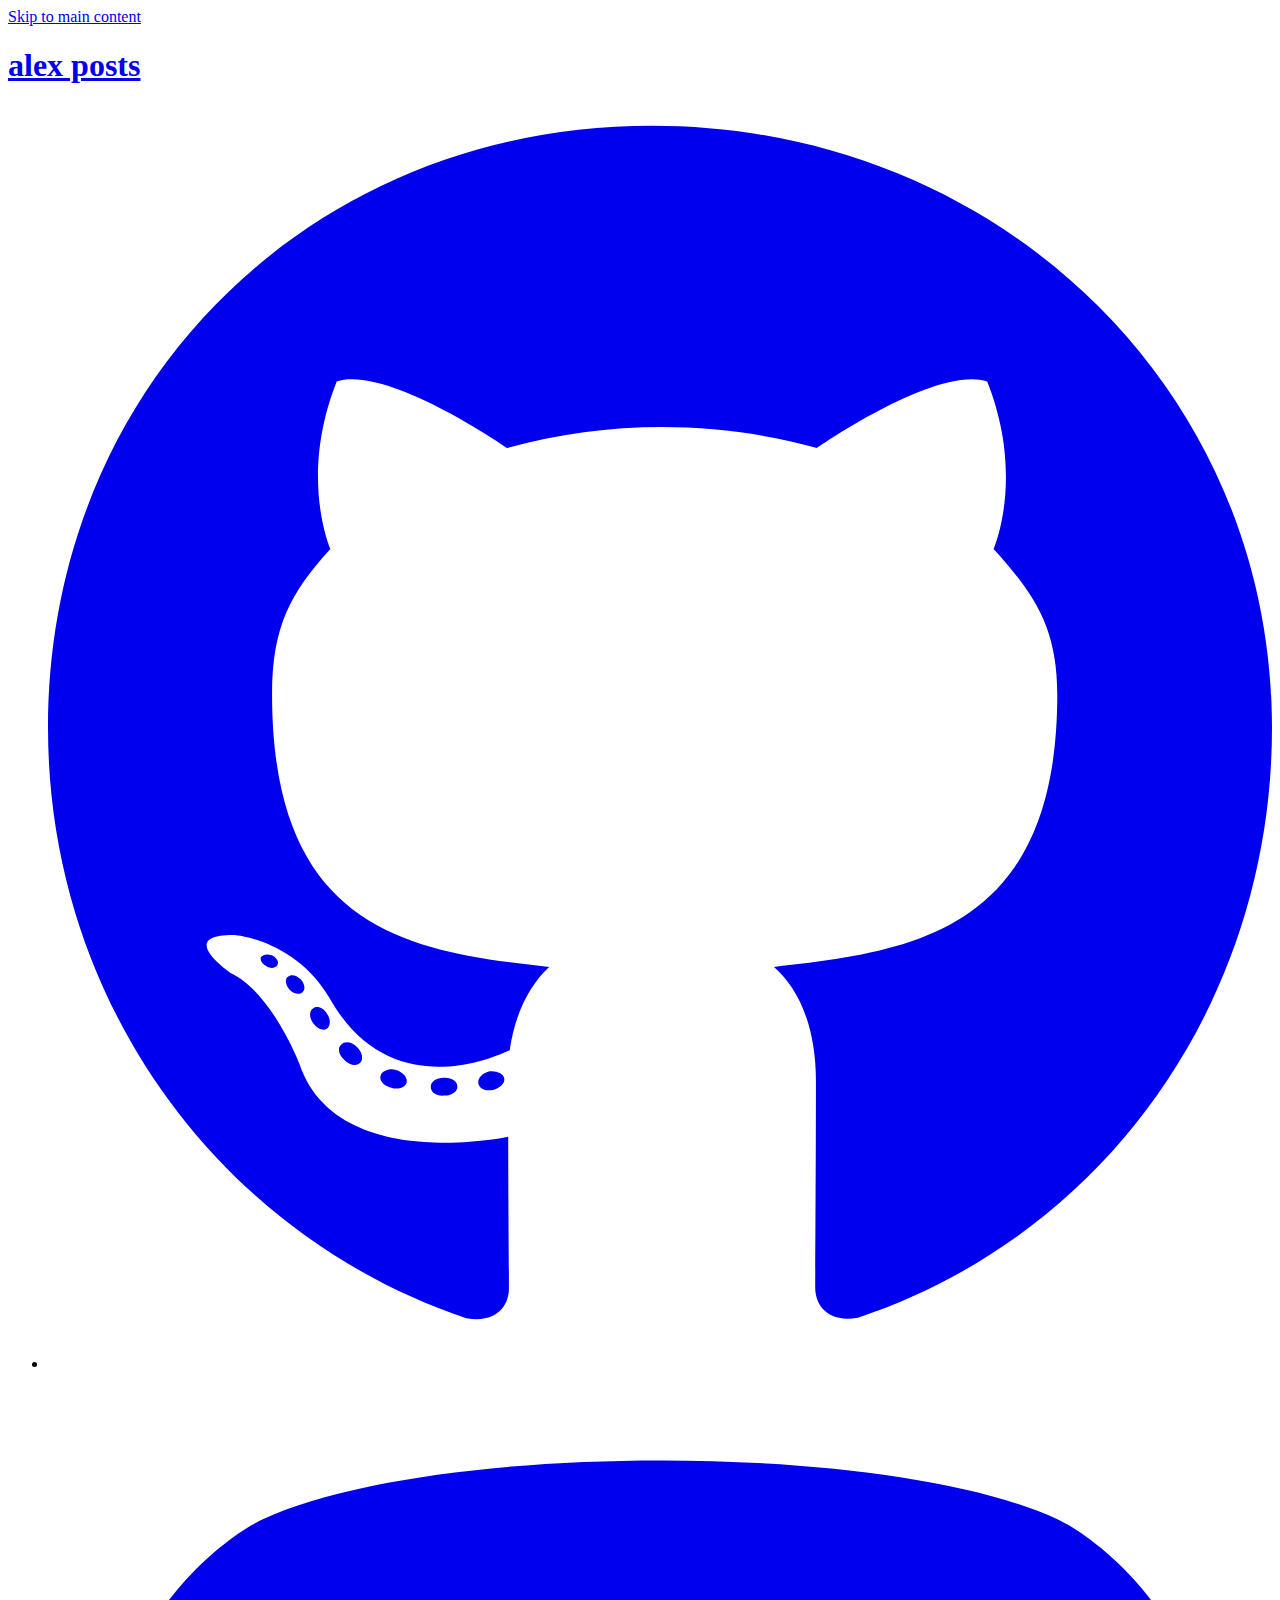
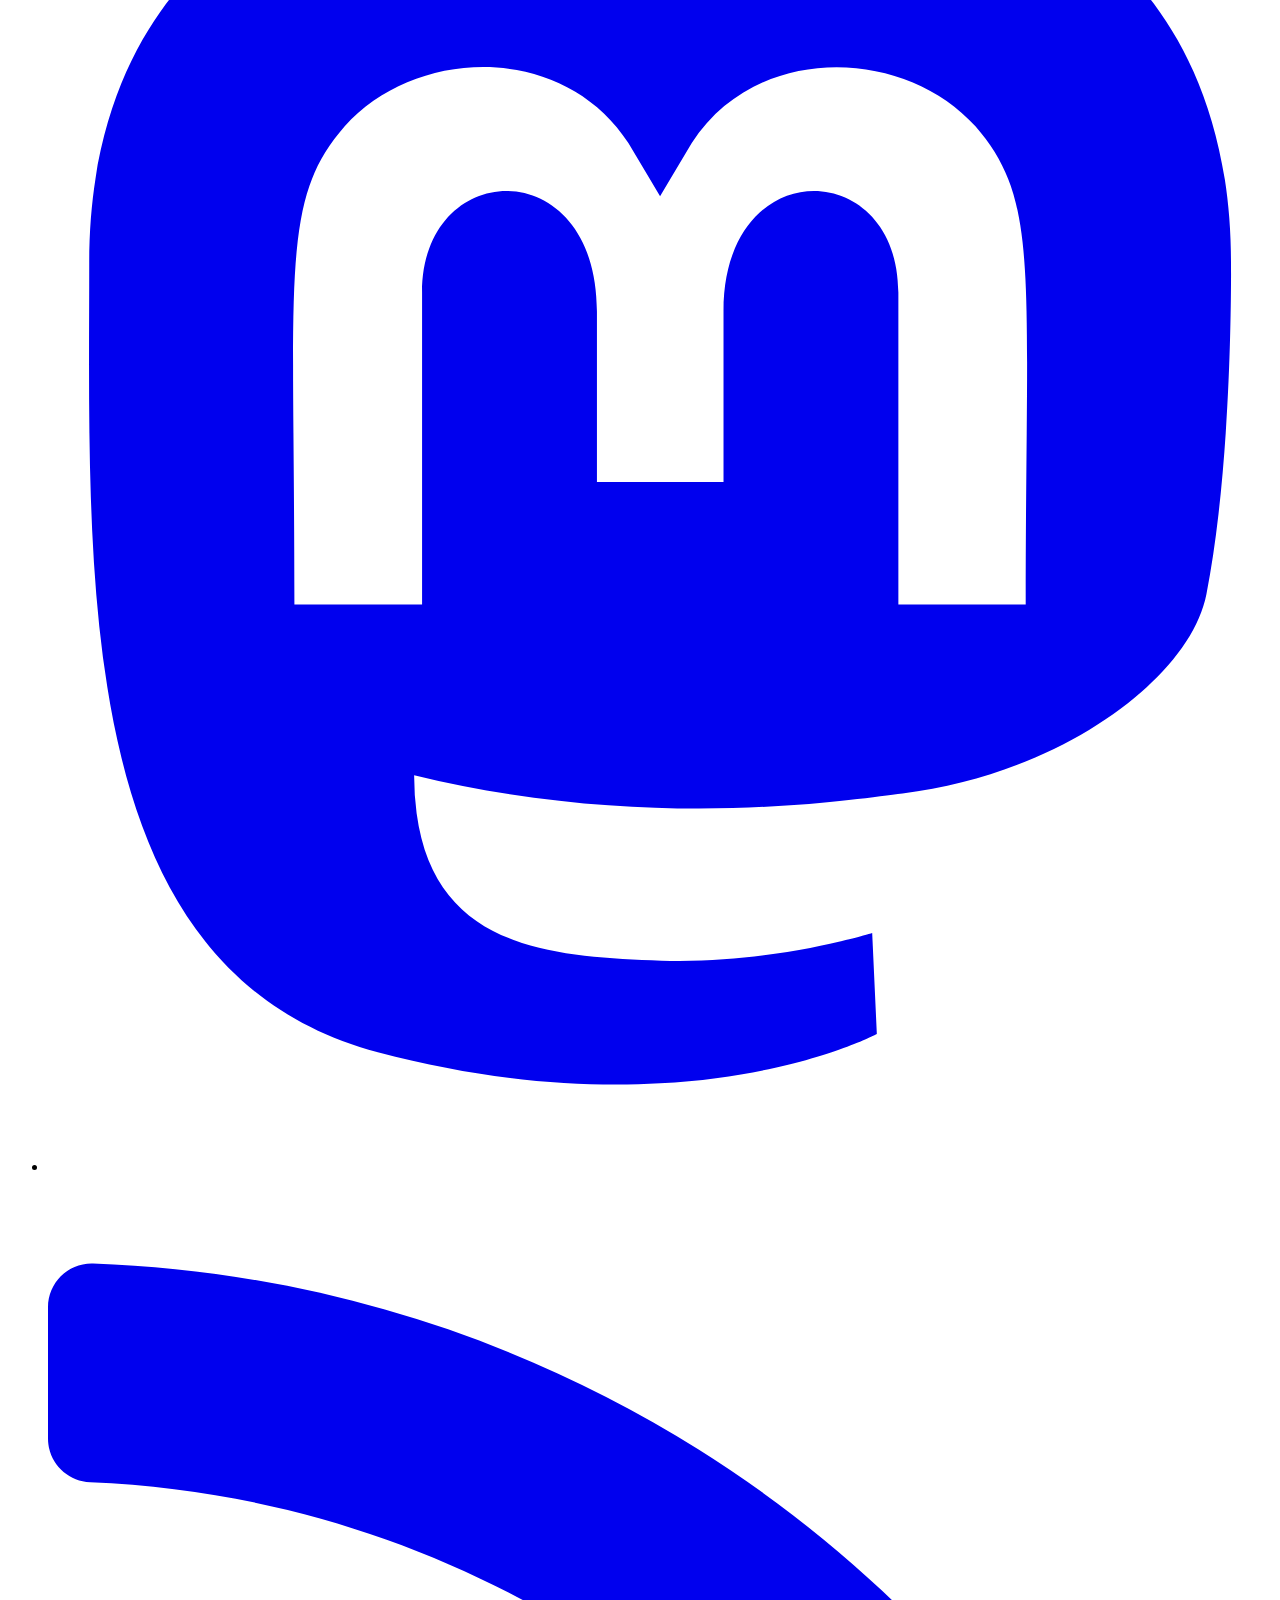
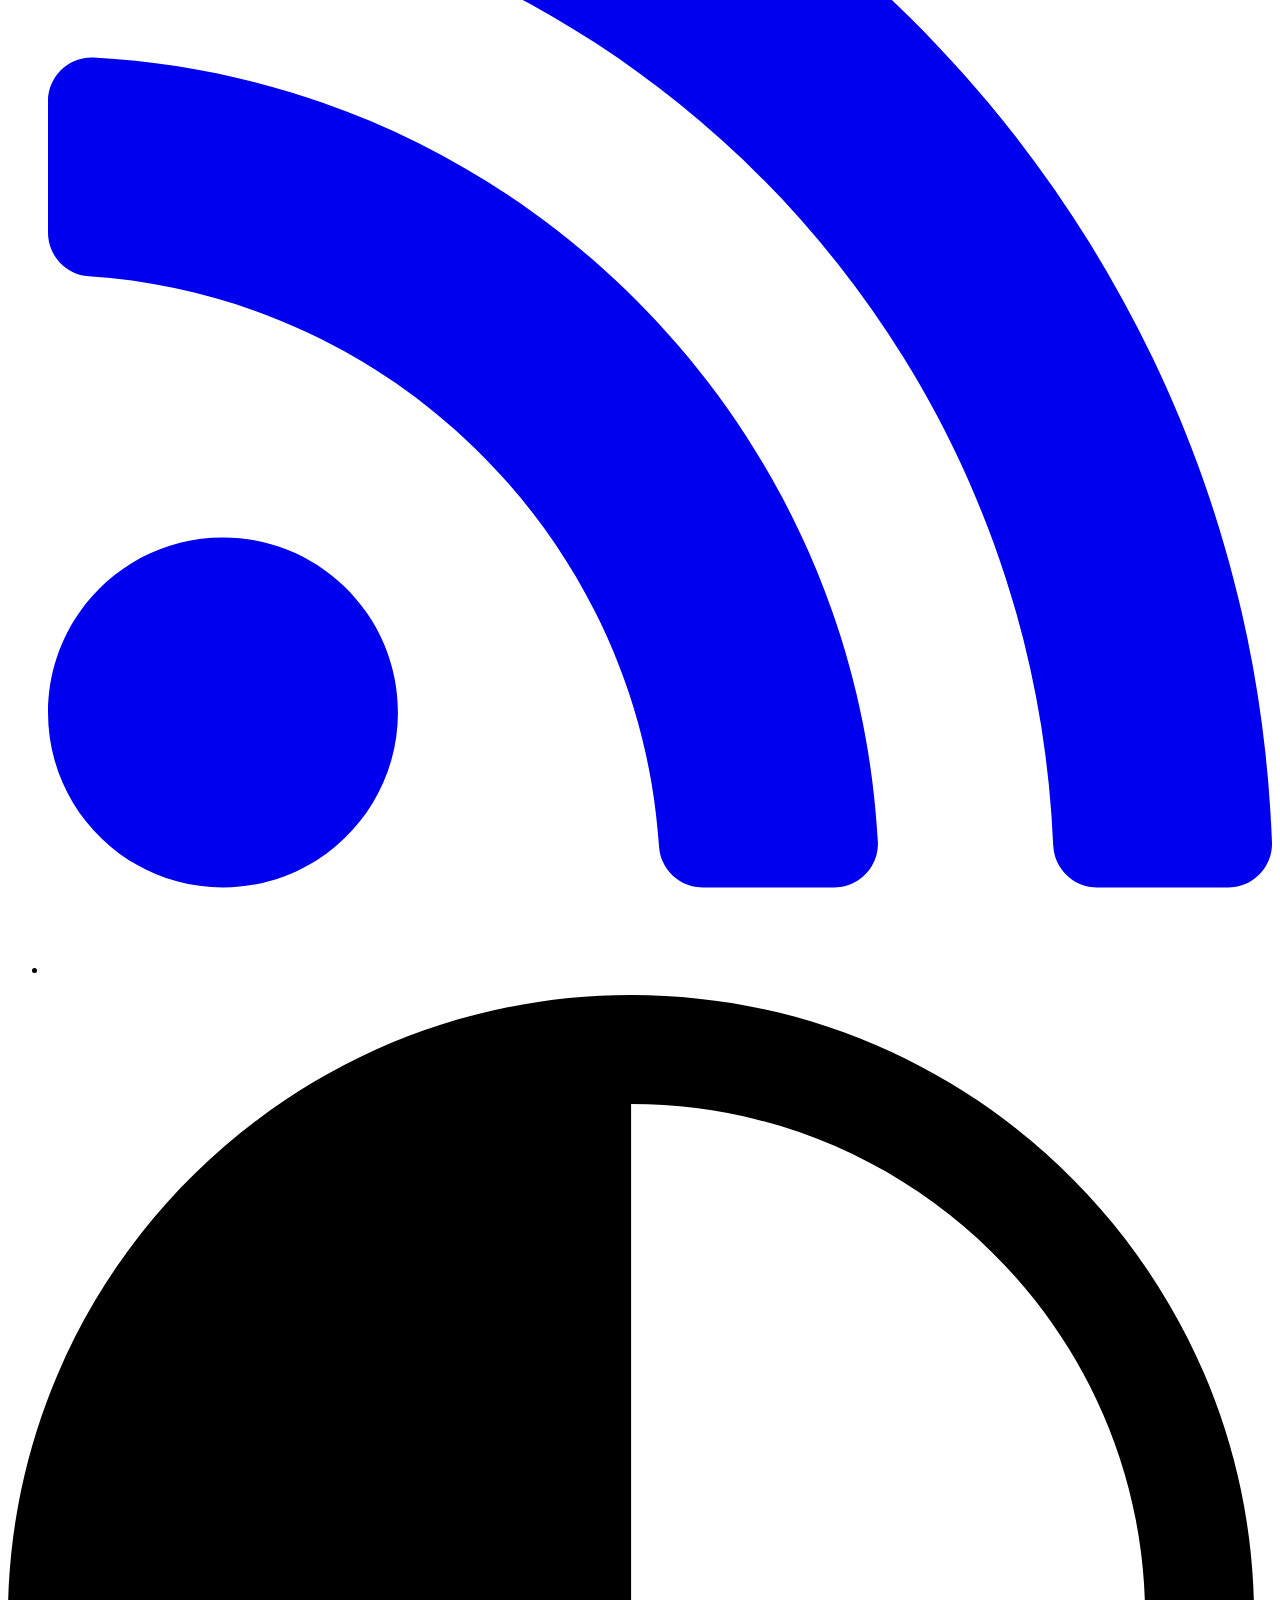
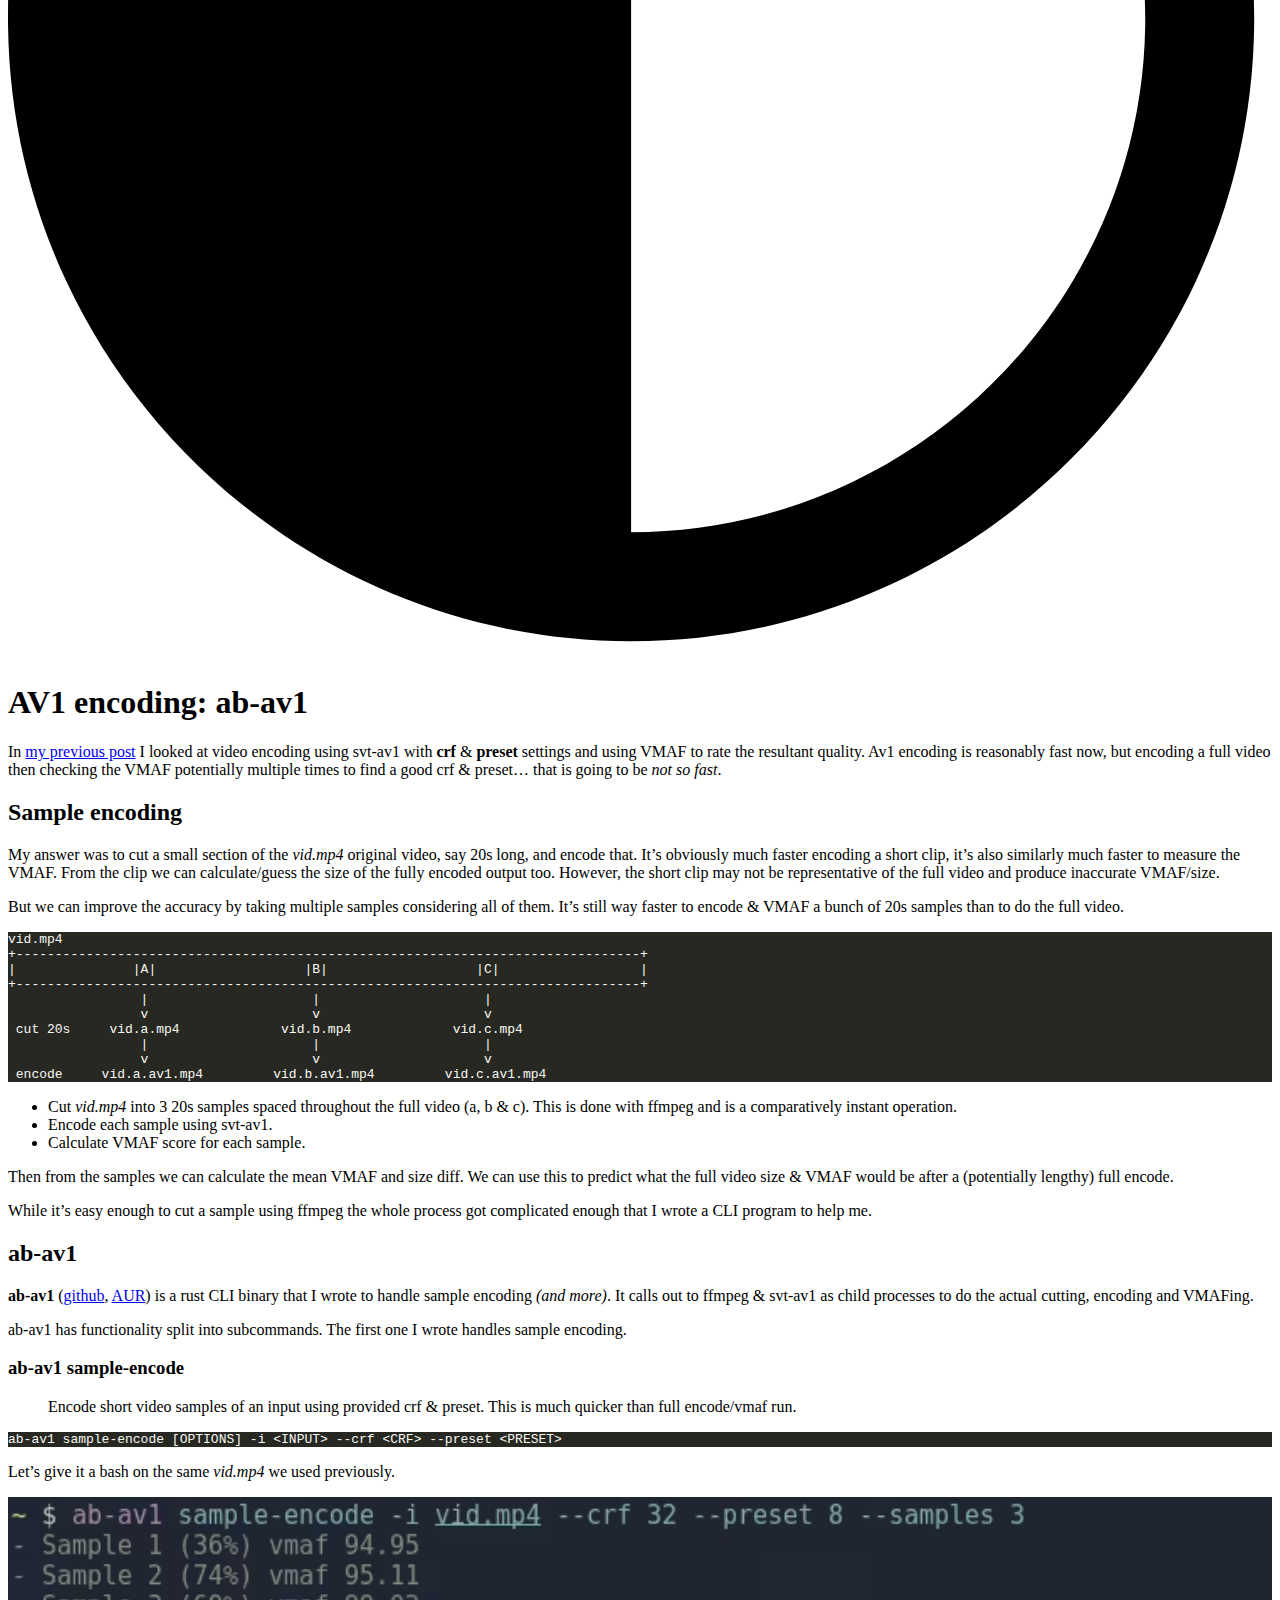
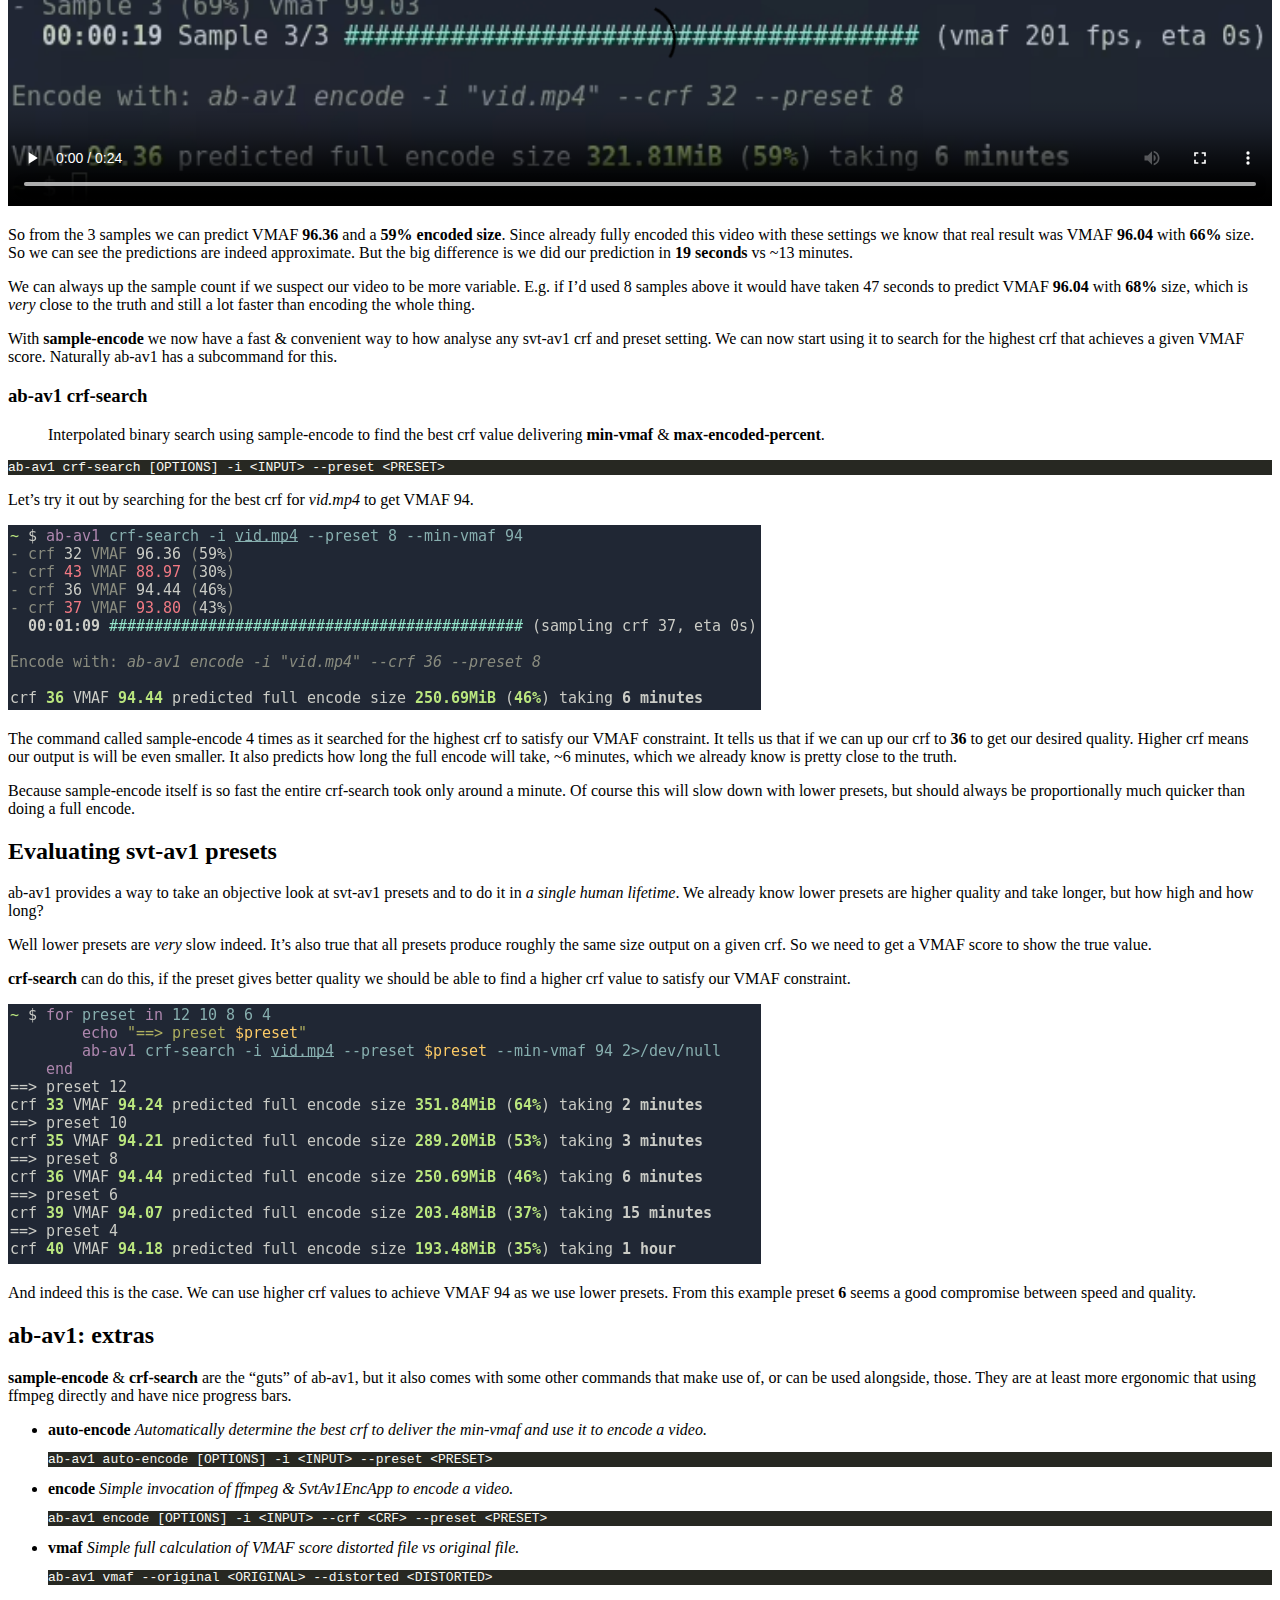
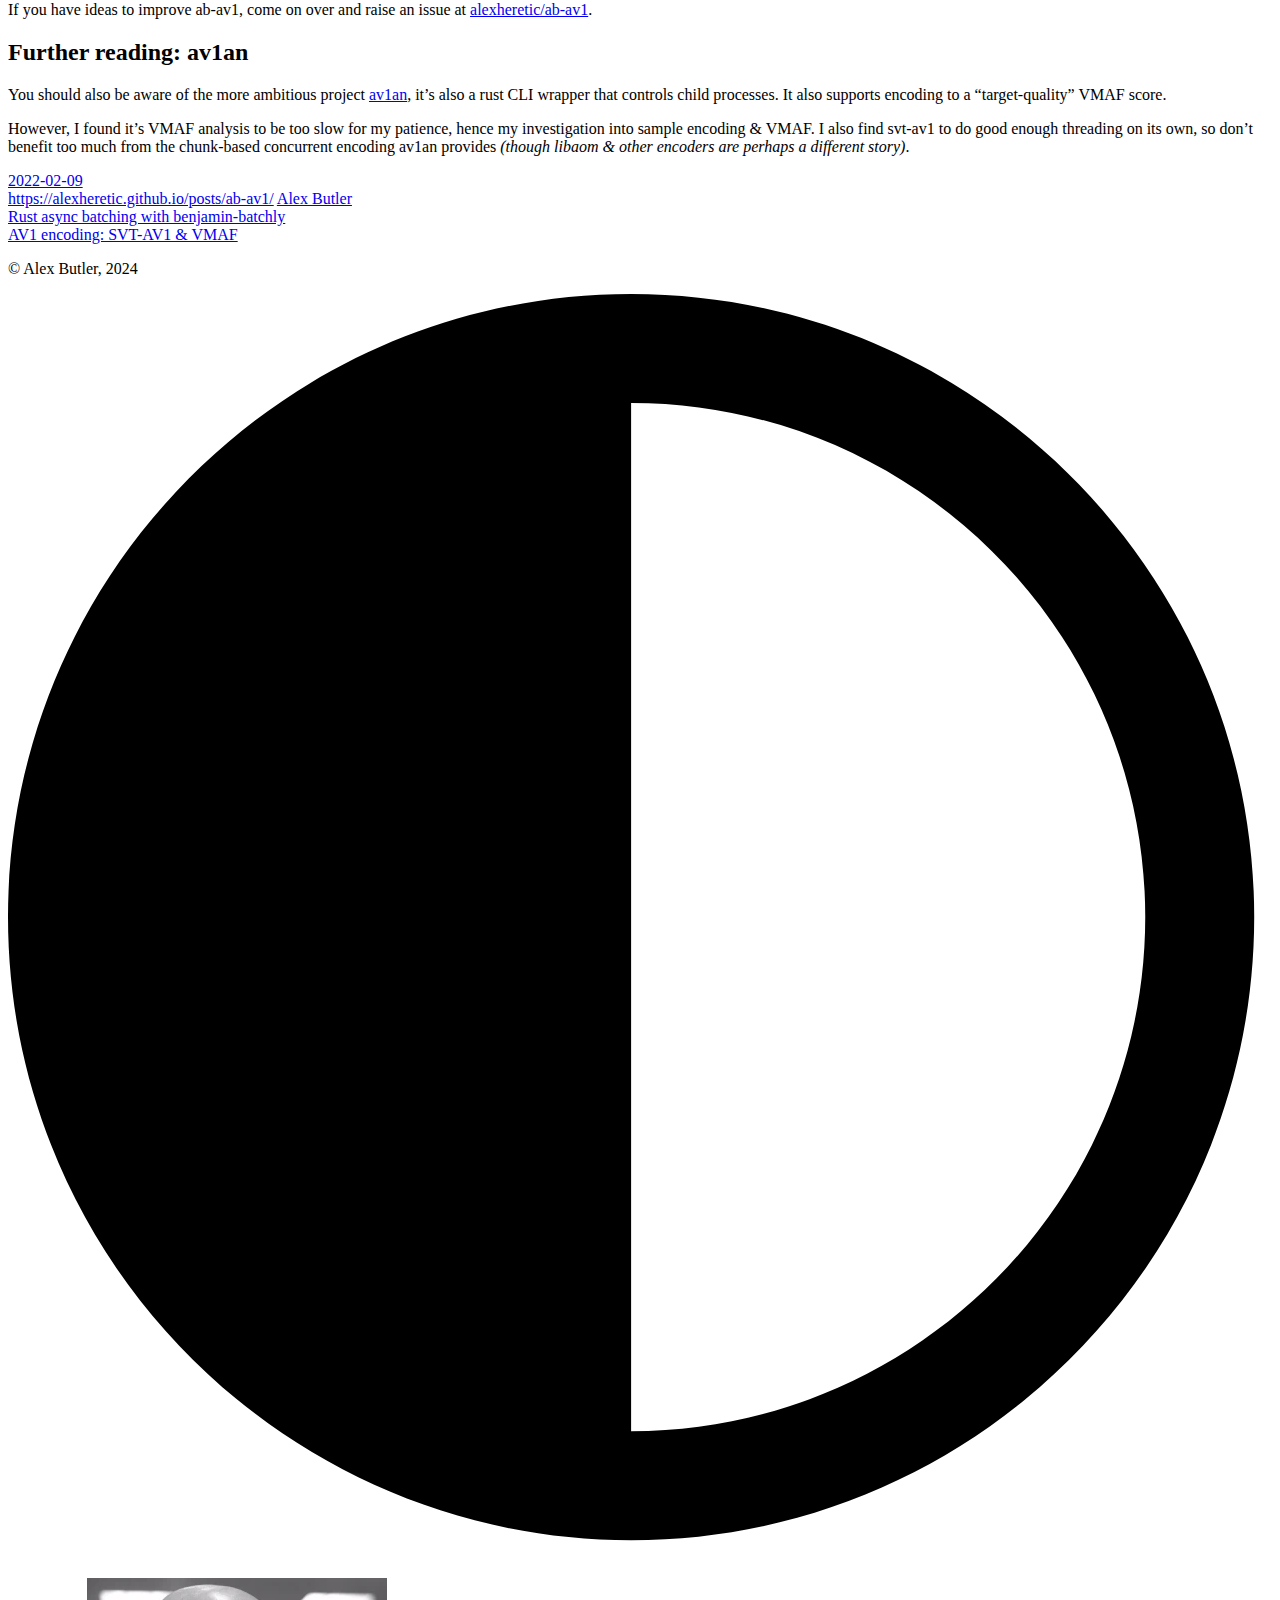
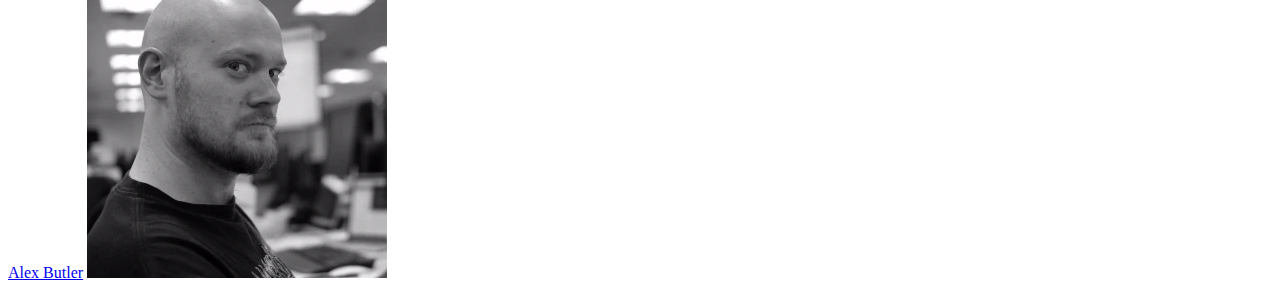
<file: posts/ab-av1/index.html>
<!doctype html><html lang=en-gb data-theme><head><meta charset=utf-8><meta name=HandheldFriendly content="True"><meta name=viewport content="width=device-width,initial-scale=1"><meta name=referrer content="no-referrer-when-downgrade"><title>AV1 encoding: ab-av1 - alex posts</title>
<meta name=description content="In my previous post I looked at video encoding using svt-av1 with crf & preset settings and using VMAF to rate the resultant quality. Av1 encoding is reasonably fast now, but encoding a full video then checking the VMAF potentially multiple times to find a good crf & preset&mldr; that is going to be not so fast.
Sample encoding My answer was to cut a small section of the vid.mp4 original video, say 20s long, and encode that."><link rel=icon type=image/x-icon href=https://alexheretic.github.io/favicon.ico><link rel=apple-touch-icon-precomposed href=https://alexheretic.github.io/favicon.png><style>body{visibility:hidden;opacity:0}</style><noscript><style>body{visibility:visible;opacity:1}</style></noscript><link rel=stylesheet href=https://alexheretic.github.io/css/style.min.cb6f57b286a1f09223c013270b2706d7691a837dab35f1e96726d8029b8222b7.css integrity="sha256-y29Xsoah8JIjwBMnCycG12kag32rNfHpZybYApuCIrc="><script src=https://alexheretic.github.io/js/script.min.74bf1a3fcf1af396efa4acf3e660e876b61a2153ab9cbe1893ac24ea6d4f94ee.js type=text/javascript integrity="sha256-dL8aP88a85bvpKzz5mDodrYaIVOrnL4Yk6wk6m1PlO4="></script><meta property="og:url" content="https://alexheretic.github.io/posts/ab-av1/"><meta property="og:site_name" content="alex posts"><meta property="og:title" content="AV1 encoding: ab-av1"><meta property="og:description" content="In my previous post I looked at video encoding using svt-av1 with crf & preset settings and using VMAF to rate the resultant quality. Av1 encoding is reasonably fast now, but encoding a full video then checking the VMAF potentially multiple times to find a good crf & preset… that is going to be not so fast.
Sample encoding My answer was to cut a small section of the vid.mp4 original video, say 20s long, and encode that."><meta property="og:locale" content="en_gb"><meta property="og:type" content="article"><meta property="article:section" content="posts"><meta property="article:published_time" content="2022-02-09T00:00:00+00:00"><meta property="article:modified_time" content="2022-02-09T00:00:00+00:00"><meta name=twitter:card content="summary"><meta name=twitter:title content="AV1 encoding: ab-av1"><meta name=twitter:description content="In my previous post I looked at video encoding using svt-av1 with crf & preset settings and using VMAF to rate the resultant quality. Av1 encoding is reasonably fast now, but encoding a full video then checking the VMAF potentially multiple times to find a good crf & preset… that is going to be not so fast.
Sample encoding My answer was to cut a small section of the vid.mp4 original video, say 20s long, and encode that."></head><body><a class=skip-main href=#main>Skip to main content</a><div class=container><header class=common-header><div class=header-top><div class=header-top-left><h1 class=site-title><a href=/>alex posts</a></h1><ul class=social-icons><li><a href=https://github.com/alexheretic title=Github rel=me><span class=inline-svg><svg viewBox="0 0 496 512"><path fill="currentcolor" d="M165.9 397.4c0 2-2.3 3.6-5.2 3.6-3.3.3-5.6-1.3-5.6-3.6.0-2 2.3-3.6 5.2-3.6 3-.3 5.6 1.3 5.6 3.6zm-31.1-4.5c-.7 2 1.3 4.3 4.3 4.9 2.6 1 5.6.0 6.2-2s-1.3-4.3-4.3-5.2c-2.6-.7-5.5.3-6.2 2.3zm44.2-1.7c-2.9.7-4.9 2.6-4.6 4.9.3 2 2.9 3.3 5.9 2.6 2.9-.7 4.9-2.6 4.6-4.6-.3-1.9-3-3.2-5.9-2.9zM244.8 8C106.1 8 0 113.3.0 252c0 110.9 69.8 205.8 169.5 239.2 12.8 2.3 17.3-5.6 17.3-12.1.0-6.2-.3-40.4-.3-61.4.0.0-70 15-84.7-29.8.0.0-11.4-29.1-27.8-36.6.0.0-22.9-15.7 1.6-15.4.0.0 24.9 2 38.6 25.8 21.9 38.6 58.6 27.5 72.9 20.9 2.3-16 8.8-27.1 16-33.7-55.9-6.2-112.3-14.3-112.3-110.5.0-27.5 7.6-41.3 23.6-58.9-2.6-6.5-11.1-33.3 2.6-67.9 20.9-6.5 69 27 69 27 20-5.6 41.5-8.5 62.8-8.5s42.8 2.9 62.8 8.5c0 0 48.1-33.6 69-27 13.7 34.7 5.2 61.4 2.6 67.9 16 17.7 25.8 31.5 25.8 58.9.0 96.5-58.9 104.2-114.8 110.5 9.2 7.9 17 22.9 17 46.4.0 33.7-.3 75.4-.3 83.6.0 6.5 4.6 14.4 17.3 12.1C428.2 457.8 496 362.9 496 252 496 113.3 383.5 8 244.8 8zM97.2 352.9c-1.3 1-1 3.3.7 5.2 1.6 1.6 3.9 2.3 5.2 1 1.3-1 1-3.3-.7-5.2-1.6-1.6-3.9-2.3-5.2-1zm-10.8-8.1c-.7 1.3.3 2.9 2.3 3.9 1.6 1 3.6.7 4.3-.7.7-1.3-.3-2.9-2.3-3.9-2-.6-3.6-.3-4.3.7zm32.4 35.6c-1.6 1.3-1 4.3 1.3 6.2 2.3 2.3 5.2 2.6 6.5 1 1.3-1.3.7-4.3-1.3-6.2-2.2-2.3-5.2-2.6-6.5-1zm-11.4-14.7c-1.6 1-1.6 3.6.0 5.9 1.6 2.3 4.3 3.3 5.6 2.3 1.6-1.3 1.6-3.9.0-6.2-1.4-2.3-4-3.3-5.6-2z"/></svg></span></a></li><li><a href=https://fosstodon.org/@alexbigab title=Mastodon rel=me><span class=inline-svg><svg viewBox="0 0 448 512"><path fill="currentcolor" d="M433 179.11c0-97.2-63.71-125.7-63.71-125.7-62.52-28.7-228.56-28.4-290.48.0.0.0-63.72 28.5-63.72 125.7.0 115.7-6.6 259.4 105.63 289.1 40.51 10.7 75.32 13 103.33 11.4 50.81-2.8 79.32-18.1 79.32-18.1l-1.7-36.9s-36.31 11.4-77.12 10.1c-40.41-1.4-83-4.4-89.63-54a102.54 102.54.0 01-.9-13.9c85.63 20.9 158.65 9.1 178.75 6.7 56.12-6.7 105-41.3 111.23-72.9 9.8-49.8 9-121.5 9-121.5zm-75.12 125.2h-46.63v-114.2c0-49.7-64-51.6-64 6.9v62.5h-46.33V197c0-58.5-64-56.6-64-6.9v114.2H90.19c0-122.1-5.2-147.9 18.41-175 25.9-28.9 79.82-30.8 103.83 6.1l11.6 19.5 11.6-19.5c24.11-37.1 78.12-34.8 103.83-6.1 23.71 27.3 18.4 53 18.4 175z"/></svg></span></a></li><li><a href=https://alexheretic.github.io/index.xml title=RSS rel=me><span class=inline-svg><svg viewBox="0 0 448 512"><path fill="currentcolor" d="M128.081 415.959c0 35.369-28.672 64.041-64.041 64.041S0 451.328.0 415.959s28.672-64.041 64.041-64.041 64.04 28.673 64.04 64.041zm175.66 47.25c-8.354-154.6-132.185-278.587-286.95-286.95C7.656 175.765.0 183.105.0 192.253v48.069c0 8.415 6.49 15.472 14.887 16.018 111.832 7.284 201.473 96.702 208.772 208.772.547 8.397 7.604 14.887 16.018 14.887h48.069c9.149.001 16.489-7.655 15.995-16.79zm144.249.288C439.596 229.677 251.465 40.445 16.503 32.01 7.473 31.686.0 38.981.0 48.016v48.068c0 8.625 6.835 15.645 15.453 15.999 191.179 7.839 344.627 161.316 352.465 352.465.353 8.618 7.373 15.453 15.999 15.453h48.068c9.034-.001 16.329-7.474 16.005-16.504z"/></svg></span></a></li></ul></div><div class=header-top-right><div class=theme-switcher><span class=inline-svg><svg xmlns:xlink="http://www.w3.org/1999/xlink" viewBox="0 0 290 290"><path fill="currentcolor" d="M142.959.0C64.131.0.0 64.132.0 142.96s64.131 142.959 142.959 142.959 142.96-64.131 142.96-142.959C285.919 64.132 221.787.0 142.959.0zm0 260.919V142.96 25c65.043.0 117.96 52.917 117.96 117.96.0 65.043-52.917 117.959-117.96 117.959z"/></svg></span></div><script>const STORAGE_KEY="user-color-scheme",defaultTheme="dark";let currentTheme,switchButton,autoDefinedScheme=window.matchMedia("(prefers-color-scheme: dark)");const autoChangeScheme=e=>{currentTheme=e.matches?"dark":"light",document.documentElement.setAttribute("data-theme",currentTheme)};document.addEventListener("DOMContentLoaded",function(){switchButton=document.querySelector(".theme-switcher"),currentTheme=detectCurrentScheme(),currentTheme=="dark"&&document.documentElement.setAttribute("data-theme","dark"),currentTheme=="auto"&&(autoChangeScheme(autoDefinedScheme),autoDefinedScheme.addListener(autoChangeScheme)),switchButton&&switchButton.addEventListener("click",switchTheme,!1),showContent()});function detectCurrentScheme(){return localStorage!==null&&localStorage.getItem(STORAGE_KEY)?localStorage.getItem(STORAGE_KEY):defaultTheme?defaultTheme:window.matchMedia?window.matchMedia("(prefers-color-scheme: dark)").matches?"dark":"light":"light"}function switchTheme(){currentTheme=="dark"?(localStorage!==null&&localStorage.setItem(STORAGE_KEY,"light"),document.documentElement.setAttribute("data-theme","light"),currentTheme="light"):(localStorage!==null&&localStorage.setItem(STORAGE_KEY,"dark"),document.documentElement.setAttribute("data-theme","dark"),currentTheme="dark")}function showContent(){document.body.style.visibility="visible",document.body.style.opacity=1}</script></div></div><nav></nav></header><main id=main tabindex=-1><article class="post h-entry"><div class=post-header><header><h1 class="p-name post-title">AV1 encoding: ab-av1</h1></header></div><div class="content e-content"><p>In <a href=/posts/av1-p1>my previous post</a> I looked at video encoding using svt-av1 with <strong>crf</strong> & <strong>preset</strong> settings and using VMAF to rate the resultant quality. Av1 encoding is reasonably fast now, but encoding a full video then checking the VMAF potentially multiple times to find a good crf & preset&mldr; that is going to be <em>not so fast</em>.</p><h2 id=sample-encoding>Sample encoding
<span><a href=#sample-encoding><svg viewBox="0 0 28 23" height="100%" width="19"><path d="M10 13a5 5 0 007.54.54l3-3a5 5 0 00-7.07-7.07l-1.72 1.71" fill="none" stroke-linecap="round" stroke-miterlimit="10" stroke-width="2"/><path d="M14 11a5 5 0 00-7.54-.54l-3 3a5 5 0 007.07 7.07l1.71-1.71" fill="none" stroke-linecap="round" stroke-miterlimit="10" stroke-width="2"/></svg></a></span></h2><p>My answer was to cut a small section of the <em>vid.mp4</em> original video, say 20s long, and encode that. It&rsquo;s obviously much faster encoding a short clip, it&rsquo;s also similarly much faster to measure the VMAF. From the clip we can calculate/guess the size of the fully encoded output too. However, the short clip may not be representative of the full video and produce inaccurate VMAF/size.</p><p>But we can improve the accuracy by taking multiple samples considering all of them. It&rsquo;s still way faster to encode & VMAF a bunch of 20s samples than to do the full video.</p><div class=highlight><pre tabindex=0 style=color:#f8f8f2;background-color:#272822;-moz-tab-size:4;-o-tab-size:4;tab-size:4><code class=language-text data-lang=text><span style=display:flex><span>vid.mp4
</span></span><span style=display:flex><span>+--------------------------------------------------------------------------------+
</span></span><span style=display:flex><span>|               |A|                   |B|                   |C|                  |
</span></span><span style=display:flex><span>+--------------------------------------------------------------------------------+
</span></span><span style=display:flex><span>                 |                     |                     |
</span></span><span style=display:flex><span>                 v                     v                     v
</span></span><span style=display:flex><span> cut 20s     vid.a.mp4             vid.b.mp4             vid.c.mp4
</span></span><span style=display:flex><span>                 |                     |                     |
</span></span><span style=display:flex><span>                 v                     v                     v
</span></span><span style=display:flex><span> encode     vid.a.av1.mp4         vid.b.av1.mp4         vid.c.av1.mp4     
</span></span></code></pre></div><ul><li>Cut <em>vid.mp4</em> into 3 20s samples spaced throughout the full video (a, b & c). This is done with ffmpeg and is a comparatively instant operation.</li><li>Encode each sample using svt-av1.</li><li>Calculate VMAF score for each sample.</li></ul><p>Then from the samples we can calculate the mean VMAF and size diff. We can use this to predict what the full video size & VMAF would be after a (potentially lengthy) full encode.</p><p>While it&rsquo;s easy enough to cut a sample using ffmpeg the whole process got complicated enough that I wrote a CLI program to help me.</p><h2 id=ab-av1>ab-av1
<span><a href=#ab-av1><svg viewBox="0 0 28 23" height="100%" width="19"><path d="M10 13a5 5 0 007.54.54l3-3a5 5 0 00-7.07-7.07l-1.72 1.71" fill="none" stroke-linecap="round" stroke-miterlimit="10" stroke-width="2"/><path d="M14 11a5 5 0 00-7.54-.54l-3 3a5 5 0 007.07 7.07l1.71-1.71" fill="none" stroke-linecap="round" stroke-miterlimit="10" stroke-width="2"/></svg></a></span></h2><p><strong>ab-av1</strong> (<a href=https://github.com/alexheretic/ab-av1#readme>github</a>, <a href=https://aur.archlinux.org/packages/ab-av1>AUR</a>) is a rust CLI binary that I wrote to handle sample encoding <em>(and more)</em>. It calls out to ffmpeg & svt-av1 as child processes to do the actual cutting, encoding and VMAFing.</p><p>ab-av1 has functionality split into subcommands. The first one I wrote handles sample encoding.</p><h3 id=ab-av1-sample-encode>ab-av1 sample-encode
<span><a href=#ab-av1-sample-encode><svg viewBox="0 0 28 23" height="100%" width="19"><path d="M10 13a5 5 0 007.54.54l3-3a5 5 0 00-7.07-7.07l-1.72 1.71" fill="none" stroke-linecap="round" stroke-miterlimit="10" stroke-width="2"/><path d="M14 11a5 5 0 00-7.54-.54l-3 3a5 5 0 007.07 7.07l1.71-1.71" fill="none" stroke-linecap="round" stroke-miterlimit="10" stroke-width="2"/></svg></a></span></h3><blockquote><p>Encode short video samples of an input using provided crf & preset. This is much quicker than full encode/vmaf run.</p></blockquote><div class=highlight><pre tabindex=0 style=color:#f8f8f2;background-color:#272822;-moz-tab-size:4;-o-tab-size:4;tab-size:4><code class=language-text data-lang=text><span style=display:flex><span>ab-av1 sample-encode [OPTIONS] -i &lt;INPUT&gt; --crf &lt;CRF&gt; --preset &lt;PRESET&gt;
</span></span></code></pre></div><p>Let&rsquo;s give it a bash on the same <em>vid.mp4</em> we used previously.</p><p><video src=ab-av1-sample-encode.mp4 poster=ab-av1-sample-encode.avif width=100% playsinline controls></video></p><p>So from the 3 samples we can predict VMAF <strong>96.36</strong> and a <strong>59% encoded size</strong>. Since already fully encoded this video with these settings we know that real result was VMAF <strong>96.04</strong> with <strong>66%</strong> size. So we can see the predictions are indeed approximate. But the big difference is we did our prediction in <strong>19 seconds</strong> vs ~13 minutes.</p><p>We can always up the sample count if we suspect our video to be more variable. E.g. if I&rsquo;d used 8 samples above it would have taken 47 seconds to predict VMAF <strong>96.04</strong> with <strong>68%</strong> size, which is <em>very</em> close to the truth and still a lot faster than encoding the whole thing.</p><p>With <strong>sample-encode</strong> we now have a fast & convenient way to how analyse any svt-av1 crf and preset setting. We can now start using it to search for the highest crf that achieves a given VMAF score. Naturally ab-av1 has a subcommand for this.</p><h3 id=ab-av1-crf-search>ab-av1 crf-search
<span><a href=#ab-av1-crf-search><svg viewBox="0 0 28 23" height="100%" width="19"><path d="M10 13a5 5 0 007.54.54l3-3a5 5 0 00-7.07-7.07l-1.72 1.71" fill="none" stroke-linecap="round" stroke-miterlimit="10" stroke-width="2"/><path d="M14 11a5 5 0 00-7.54-.54l-3 3a5 5 0 007.07 7.07l1.71-1.71" fill="none" stroke-linecap="round" stroke-miterlimit="10" stroke-width="2"/></svg></a></span></h3><blockquote><p>Interpolated binary search using sample-encode to find the best crf value delivering <strong>min-vmaf</strong> & <strong>max-encoded-percent</strong>.</p></blockquote><div class=highlight><pre tabindex=0 style=color:#f8f8f2;background-color:#272822;-moz-tab-size:4;-o-tab-size:4;tab-size:4><code class=language-text data-lang=text><span style=display:flex><span>ab-av1 crf-search [OPTIONS] -i &lt;INPUT&gt; --preset &lt;PRESET&gt;
</span></span></code></pre></div><p>Let&rsquo;s try it out by searching for the best crf for <em>vid.mp4</em> to get VMAF 94.</p><p><img src=ab-av1-crf-search.png alt></p><p>The command called sample-encode 4 times as it searched for the highest crf to satisfy our VMAF constraint. It tells us that if we can up our crf to <strong>36</strong> to get our desired quality. Higher crf means our output is will be even smaller. It also predicts how long the full encode will take, ~6 minutes, which we already know is pretty close to the truth.</p><p>Because sample-encode itself is so fast the entire crf-search took only around a minute. Of course this will slow down with lower presets, but should always be proportionally much quicker than doing a full encode.</p><h2 id=evaluating-svt-av1-presets>Evaluating svt-av1 presets
<span><a href=#evaluating-svt-av1-presets><svg viewBox="0 0 28 23" height="100%" width="19"><path d="M10 13a5 5 0 007.54.54l3-3a5 5 0 00-7.07-7.07l-1.72 1.71" fill="none" stroke-linecap="round" stroke-miterlimit="10" stroke-width="2"/><path d="M14 11a5 5 0 00-7.54-.54l-3 3a5 5 0 007.07 7.07l1.71-1.71" fill="none" stroke-linecap="round" stroke-miterlimit="10" stroke-width="2"/></svg></a></span></h2><p>ab-av1 provides a way to take an objective look at svt-av1 presets and to do it in <em>a single human lifetime</em>. We already know lower presets are higher quality and take longer, but how high and how long?</p><p>Well lower presets are <em>very</em> slow indeed. It&rsquo;s also true that all presets produce roughly the same size output on a given crf. So we need to get a VMAF score to show the true value.</p><p><strong>crf-search</strong> can do this, if the preset gives better quality we should be able to find a higher crf value to satisfy our VMAF constraint.</p><p><img src=ab-av1-presets.png alt title="For presets under 4 even the sample encodes take forever"></p><p>And indeed this is the case. We can use higher crf values to achieve VMAF 94 as we use lower presets. From this example preset <strong>6</strong> seems a good compromise between speed and quality.</p><h2 id=ab-av1-extras>ab-av1: extras
<span><a href=#ab-av1-extras><svg viewBox="0 0 28 23" height="100%" width="19"><path d="M10 13a5 5 0 007.54.54l3-3a5 5 0 00-7.07-7.07l-1.72 1.71" fill="none" stroke-linecap="round" stroke-miterlimit="10" stroke-width="2"/><path d="M14 11a5 5 0 00-7.54-.54l-3 3a5 5 0 007.07 7.07l1.71-1.71" fill="none" stroke-linecap="round" stroke-miterlimit="10" stroke-width="2"/></svg></a></span></h2><p><strong>sample-encode</strong> & <strong>crf-search</strong> are the &ldquo;guts&rdquo; of ab-av1, but it also comes with some other commands that make use of, or can be used alongside, those. They are at least more ergonomic that using ffmpeg directly and have nice progress bars.</p><ul><li><strong>auto-encode</strong> <em>Automatically determine the best crf to deliver the min-vmaf and use it to encode a video.</em><div class=highlight><pre tabindex=0 style=color:#f8f8f2;background-color:#272822;-moz-tab-size:4;-o-tab-size:4;tab-size:4><code class=language-text data-lang=text><span style=display:flex><span>ab-av1 auto-encode [OPTIONS] -i &lt;INPUT&gt; --preset &lt;PRESET&gt;
</span></span></code></pre></div></li><li><strong>encode</strong> <em>Simple invocation of ffmpeg & SvtAv1EncApp to encode a video.</em><div class=highlight><pre tabindex=0 style=color:#f8f8f2;background-color:#272822;-moz-tab-size:4;-o-tab-size:4;tab-size:4><code class=language-text data-lang=text><span style=display:flex><span>ab-av1 encode [OPTIONS] -i &lt;INPUT&gt; --crf &lt;CRF&gt; --preset &lt;PRESET&gt;
</span></span></code></pre></div></li><li><strong>vmaf</strong> <em>Simple full calculation of VMAF score distorted file vs original file.</em><div class=highlight><pre tabindex=0 style=color:#f8f8f2;background-color:#272822;-moz-tab-size:4;-o-tab-size:4;tab-size:4><code class=language-text data-lang=text><span style=display:flex><span>ab-av1 vmaf --original &lt;ORIGINAL&gt; --distorted &lt;DISTORTED&gt;
</span></span></code></pre></div></li></ul><p>If you have ideas to improve ab-av1, come on over and raise an issue at <a href=https://github.com/alexheretic/ab-av1>alexheretic/ab-av1</a>.</p><h2 id=further-reading-av1an>Further reading: av1an
<span><a href=#further-reading-av1an><svg viewBox="0 0 28 23" height="100%" width="19"><path d="M10 13a5 5 0 007.54.54l3-3a5 5 0 00-7.07-7.07l-1.72 1.71" fill="none" stroke-linecap="round" stroke-miterlimit="10" stroke-width="2"/><path d="M14 11a5 5 0 00-7.54-.54l-3 3a5 5 0 007.07 7.07l1.71-1.71" fill="none" stroke-linecap="round" stroke-miterlimit="10" stroke-width="2"/></svg></a></span></h2><p>You should also be aware of the more ambitious project <a href=https://github.com/master-of-zen/Av1an>av1an</a>, it&rsquo;s also a rust CLI wrapper that controls child processes. It also supports encoding to a &ldquo;target-quality&rdquo; VMAF score.</p><p>However, I found it&rsquo;s VMAF analysis to be too slow for my patience, hence my investigation into sample encoding & VMAF. I also find svt-av1 to do good enough threading on its own, so don&rsquo;t benefit too much from the chunk-based concurrent encoding av1an provides <em>(though libaom & other encoders are perhaps a different story)</em>.</p></div><div class=post-info><div class="post-date dt-published"><a class=u-url href=/posts/ab-av1/><time datetime=2022-02-09>2022-02-09</time></a></div><a class="post-hidden-url u-url" href=https://alexheretic.github.io/posts/ab-av1/>https://alexheretic.github.io/posts/ab-av1/</a>
<a href=https://alexheretic.github.io/ class="p-name p-author post-hidden-author h-card" rel=me>Alex Butler</a><div class=post-taxonomies></div></div></article><div class="pagination post-pagination"><div class="left pagination-item"><a href=/posts/benjamin-batchly/>Rust async batching with benjamin-batchly</a></div><div class="right pagination-item"><a href=/posts/av1-p1/>AV1 encoding: SVT-AV1 & VMAF</a></div></div></main><footer class=common-footer><div class=common-footer-bottom><div class=copyright><p>© Alex Butler, 2024<br></p></div><div class=theme-switcher><span class=inline-svg><svg xmlns:xlink="http://www.w3.org/1999/xlink" viewBox="0 0 290 290"><path fill="currentcolor" d="M142.959.0C64.131.0.0 64.132.0 142.96s64.131 142.959 142.959 142.959 142.96-64.131 142.96-142.959C285.919 64.132 221.787.0 142.959.0zm0 260.919V142.96 25c65.043.0 117.96 52.917 117.96 117.96.0 65.043-52.917 117.959-117.96 117.959z"/></svg></span></div><script>const STORAGE_KEY="user-color-scheme",defaultTheme="dark";let currentTheme,switchButton,autoDefinedScheme=window.matchMedia("(prefers-color-scheme: dark)");const autoChangeScheme=e=>{currentTheme=e.matches?"dark":"light",document.documentElement.setAttribute("data-theme",currentTheme)};document.addEventListener("DOMContentLoaded",function(){switchButton=document.querySelector(".theme-switcher"),currentTheme=detectCurrentScheme(),currentTheme=="dark"&&document.documentElement.setAttribute("data-theme","dark"),currentTheme=="auto"&&(autoChangeScheme(autoDefinedScheme),autoDefinedScheme.addListener(autoChangeScheme)),switchButton&&switchButton.addEventListener("click",switchTheme,!1),showContent()});function detectCurrentScheme(){return localStorage!==null&&localStorage.getItem(STORAGE_KEY)?localStorage.getItem(STORAGE_KEY):defaultTheme?defaultTheme:window.matchMedia?window.matchMedia("(prefers-color-scheme: dark)").matches?"dark":"light":"light"}function switchTheme(){currentTheme=="dark"?(localStorage!==null&&localStorage.setItem(STORAGE_KEY,"light"),document.documentElement.setAttribute("data-theme","light"),currentTheme="light"):(localStorage!==null&&localStorage.setItem(STORAGE_KEY,"dark"),document.documentElement.setAttribute("data-theme","dark"),currentTheme="dark")}function showContent(){document.body.style.visibility="visible",document.body.style.opacity=1}</script></div><p class="h-card vcard"><a href=https://alexheretic.github.io/ class="p-name u-url url fn" rel=me>Alex Butler</a>
<img class=u-photo src=/images/me.webp></p></footer></div></body></html>
</file>
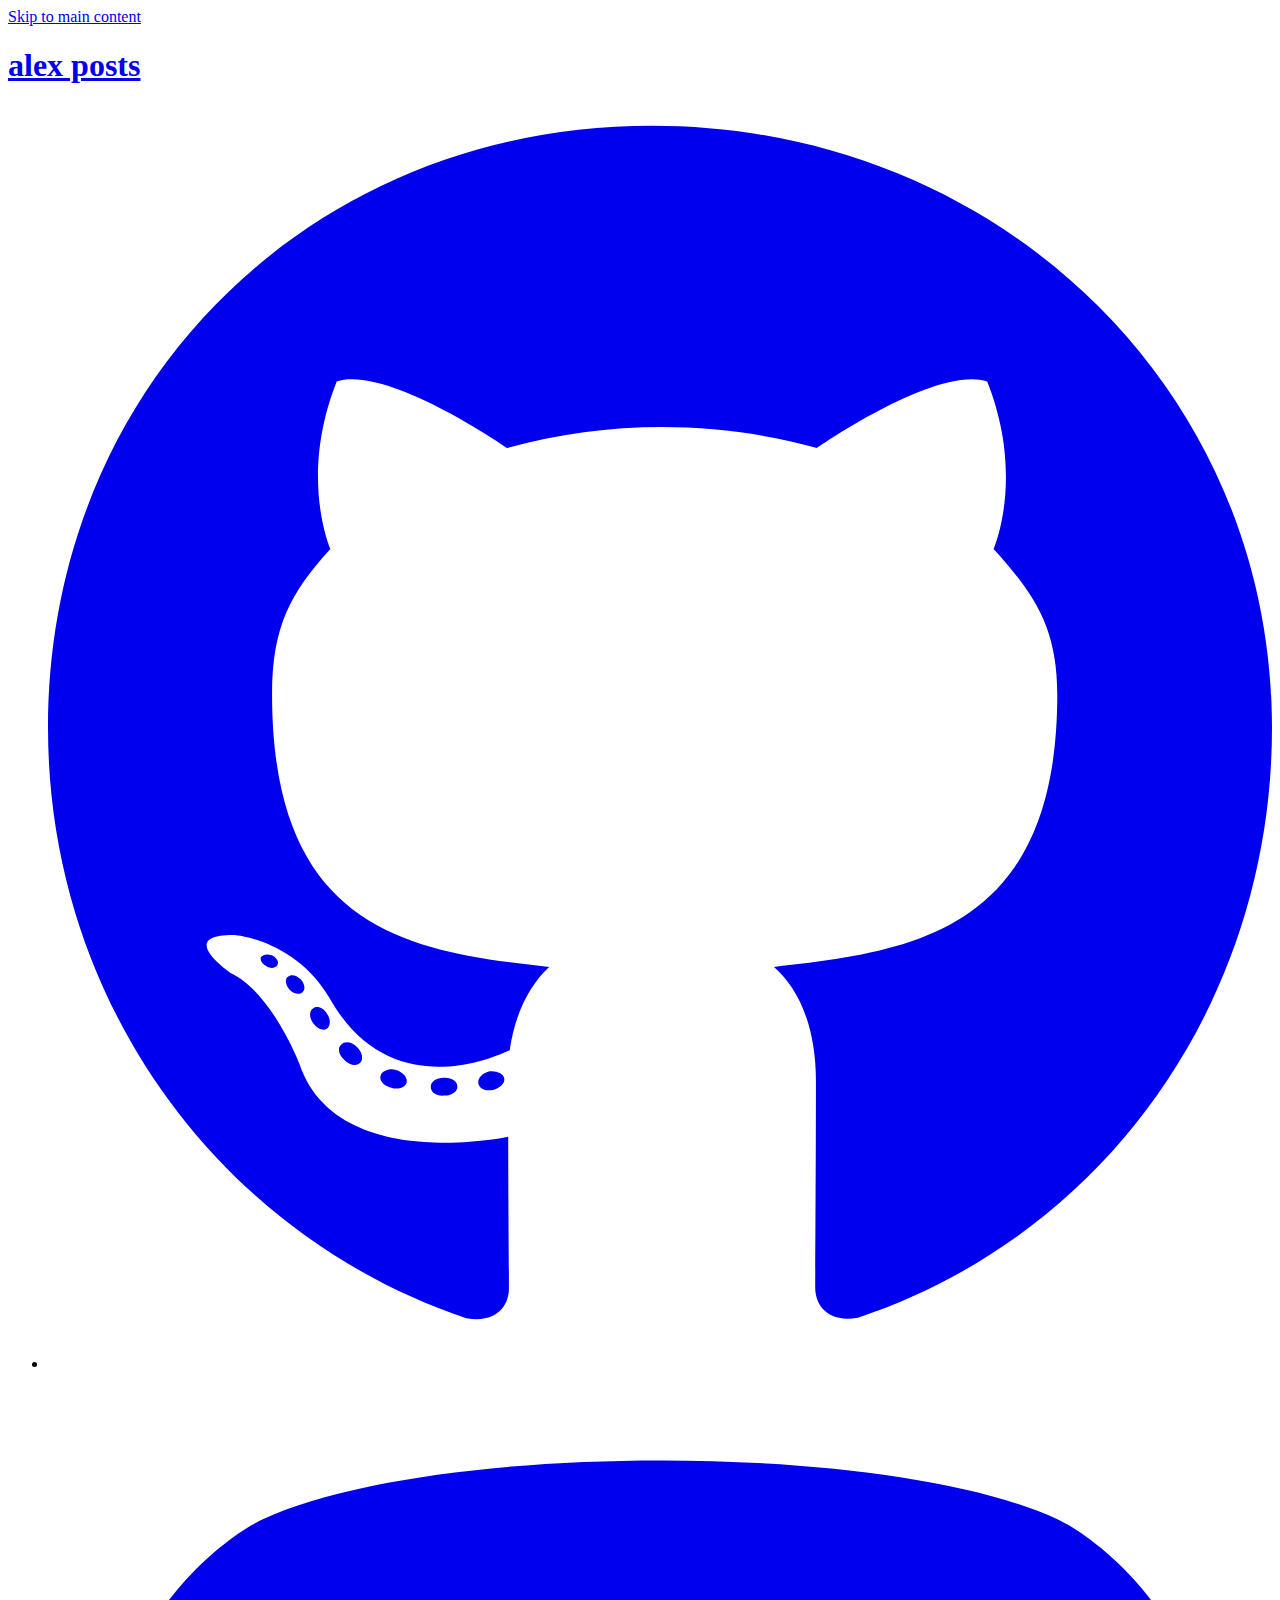
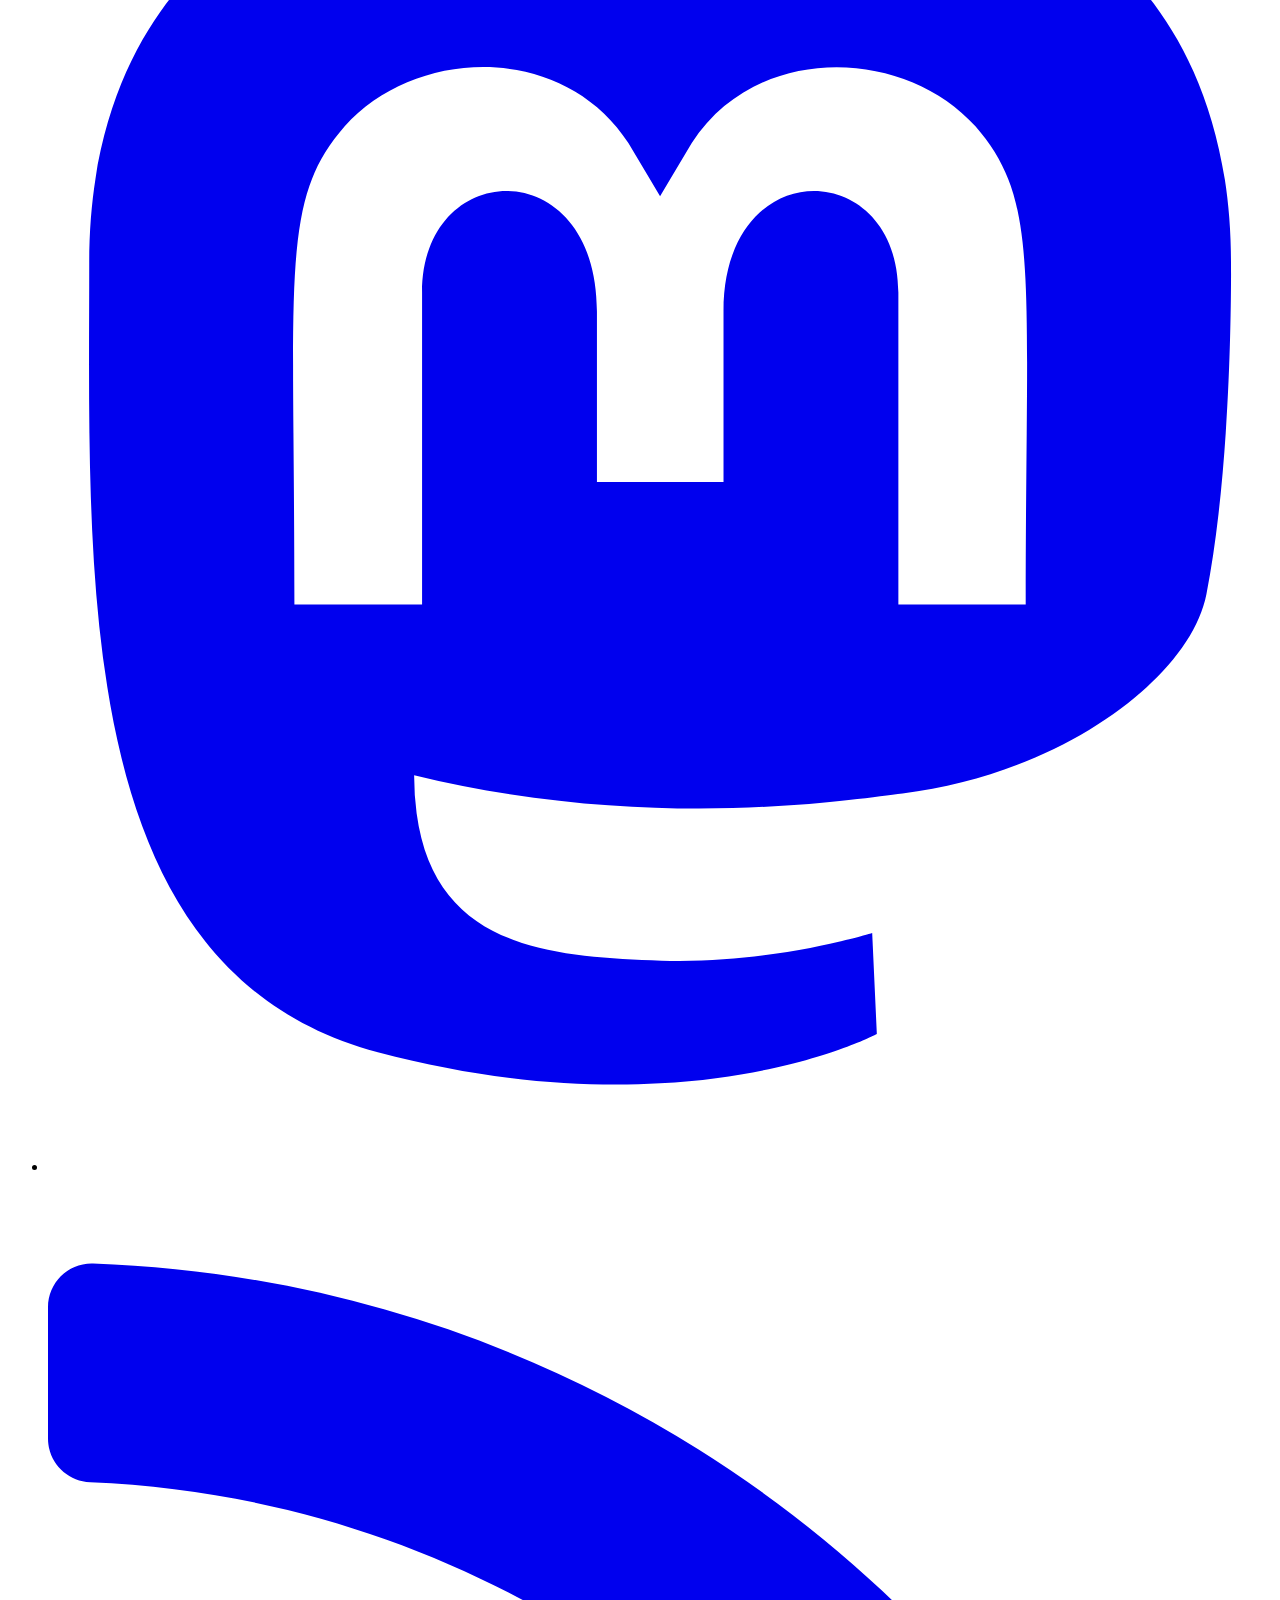
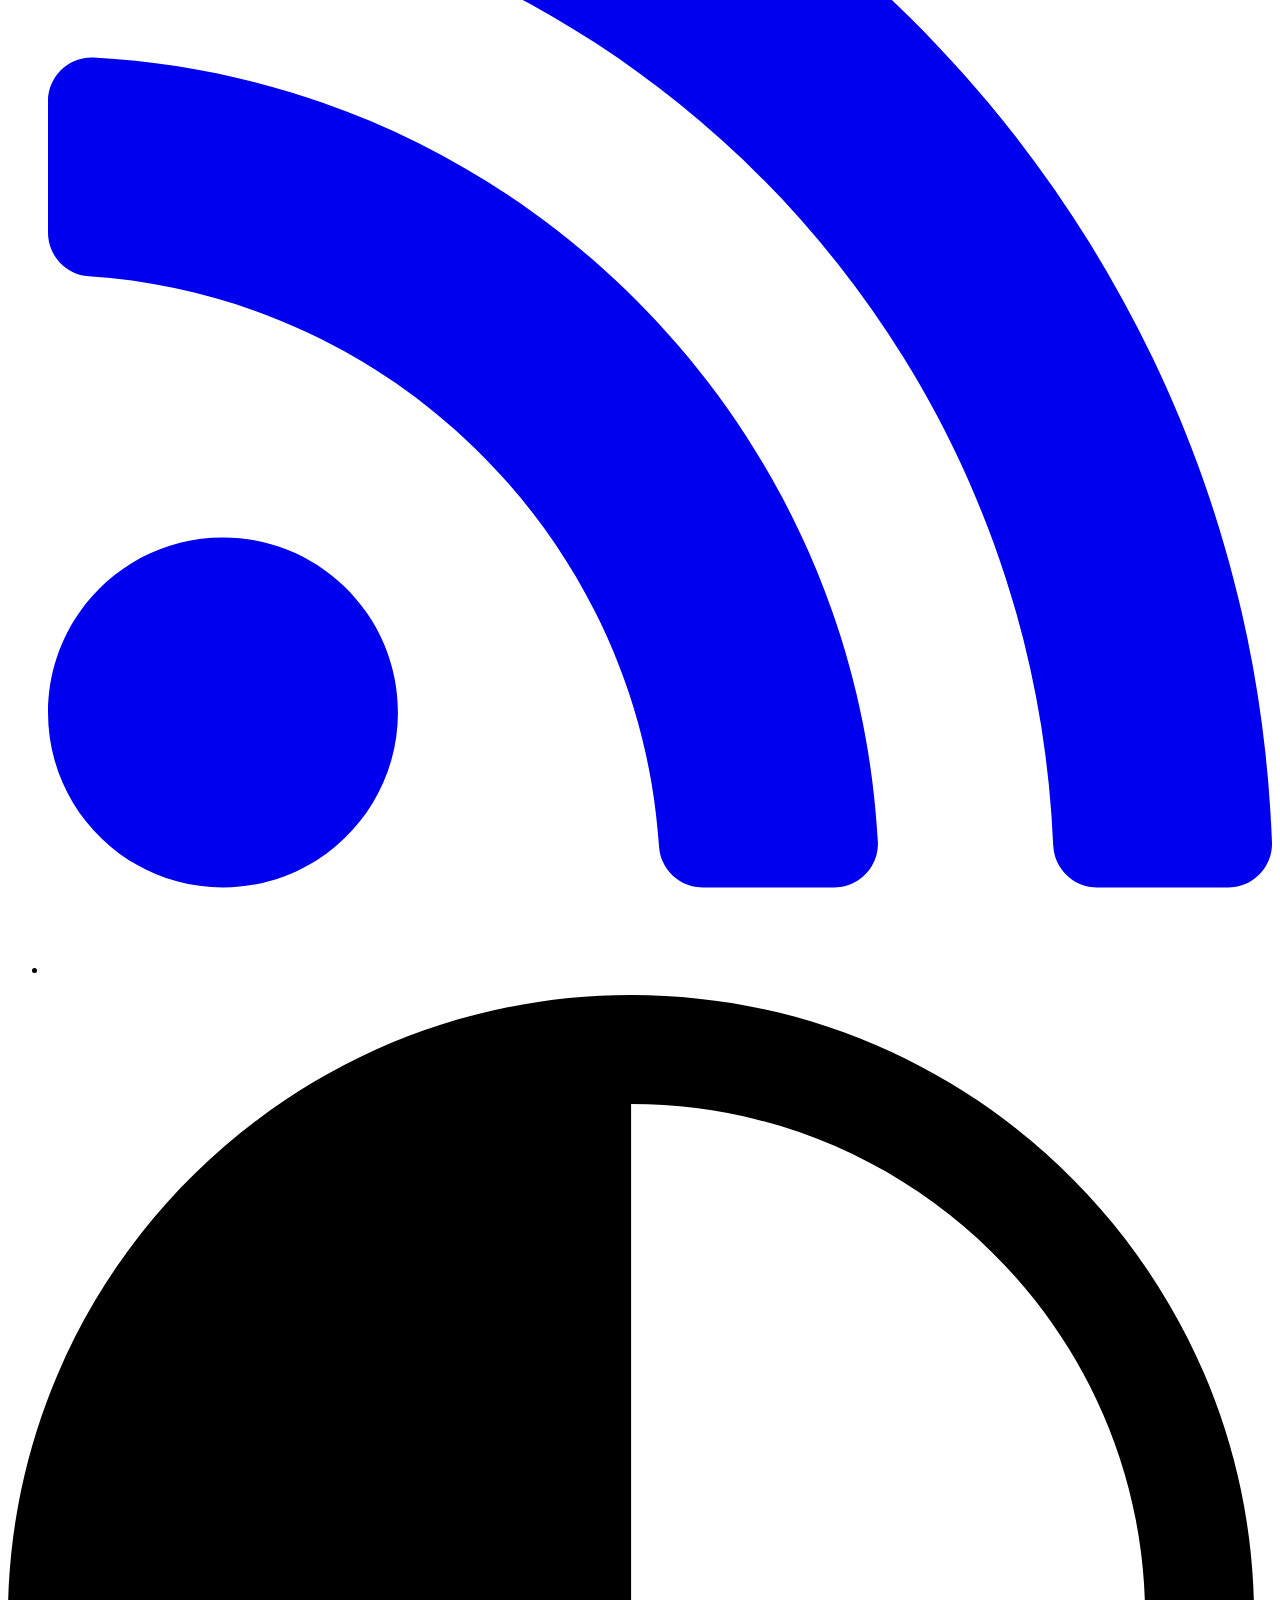
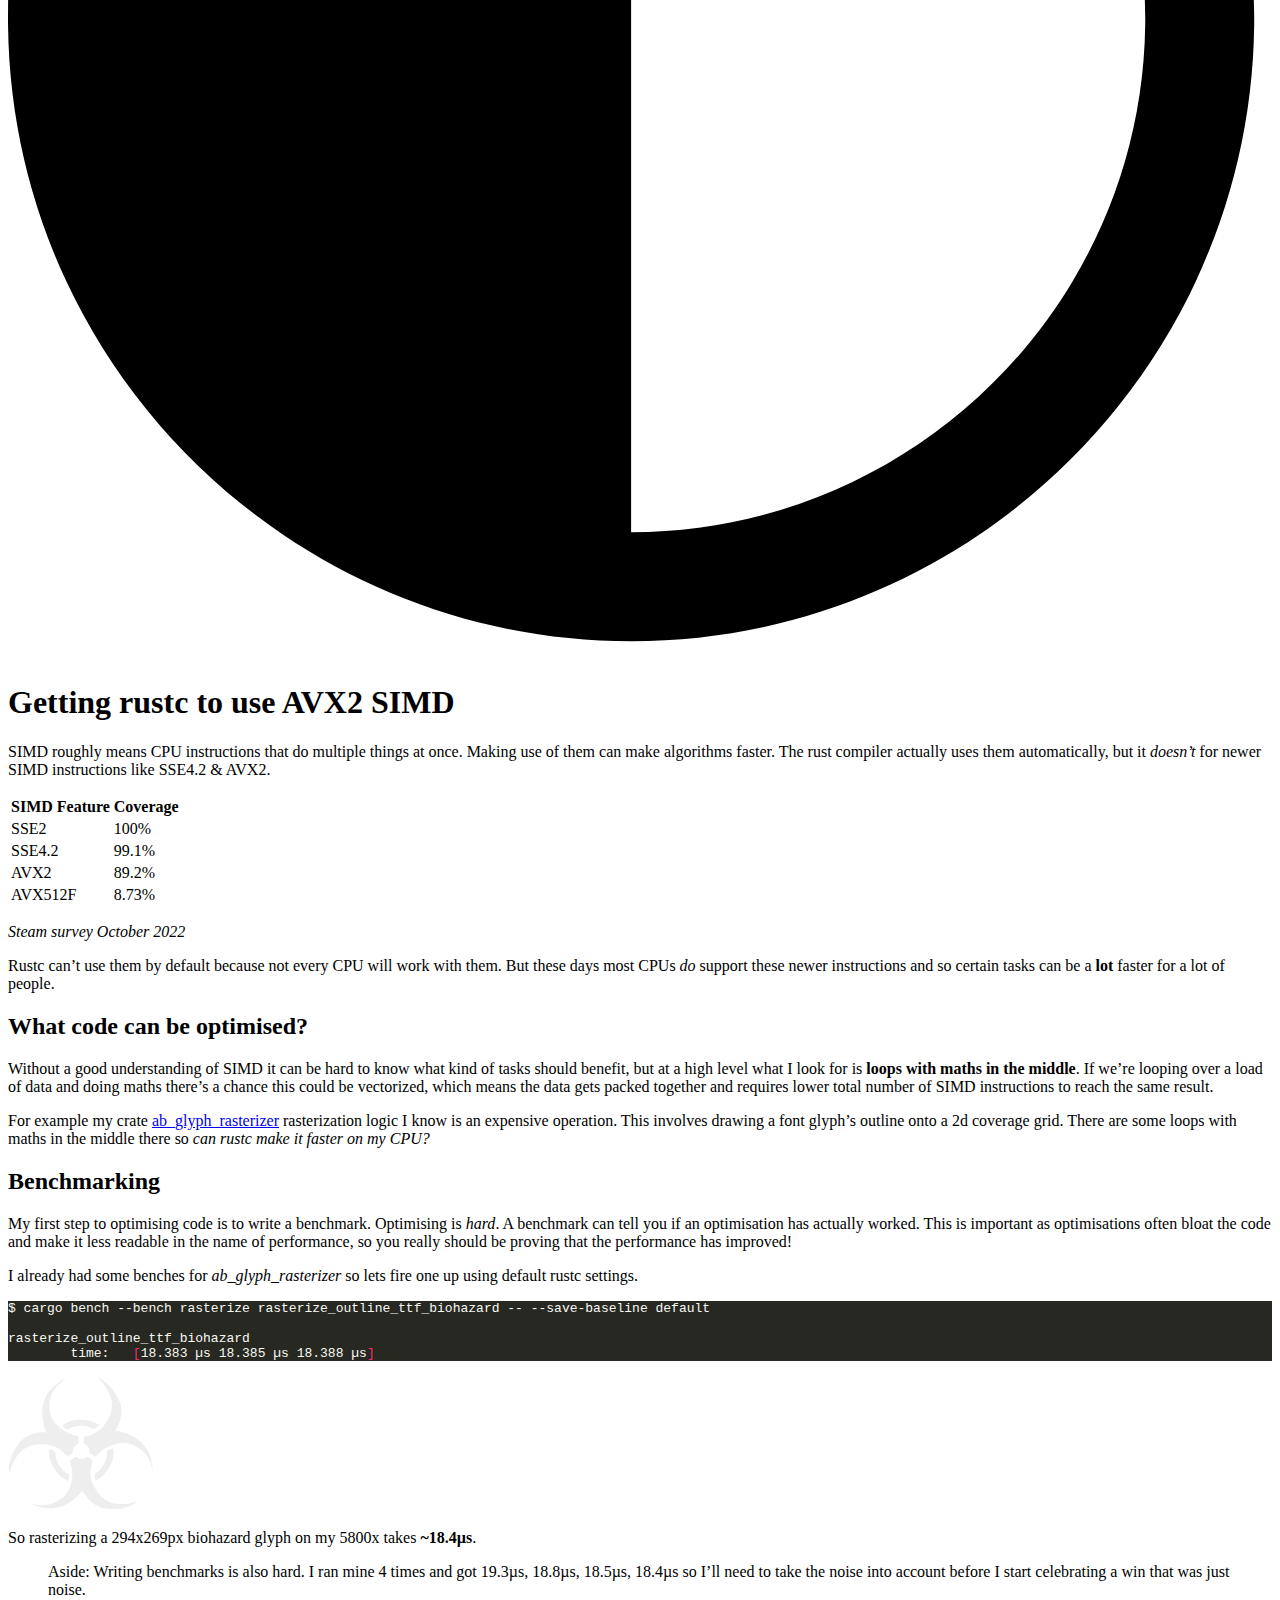
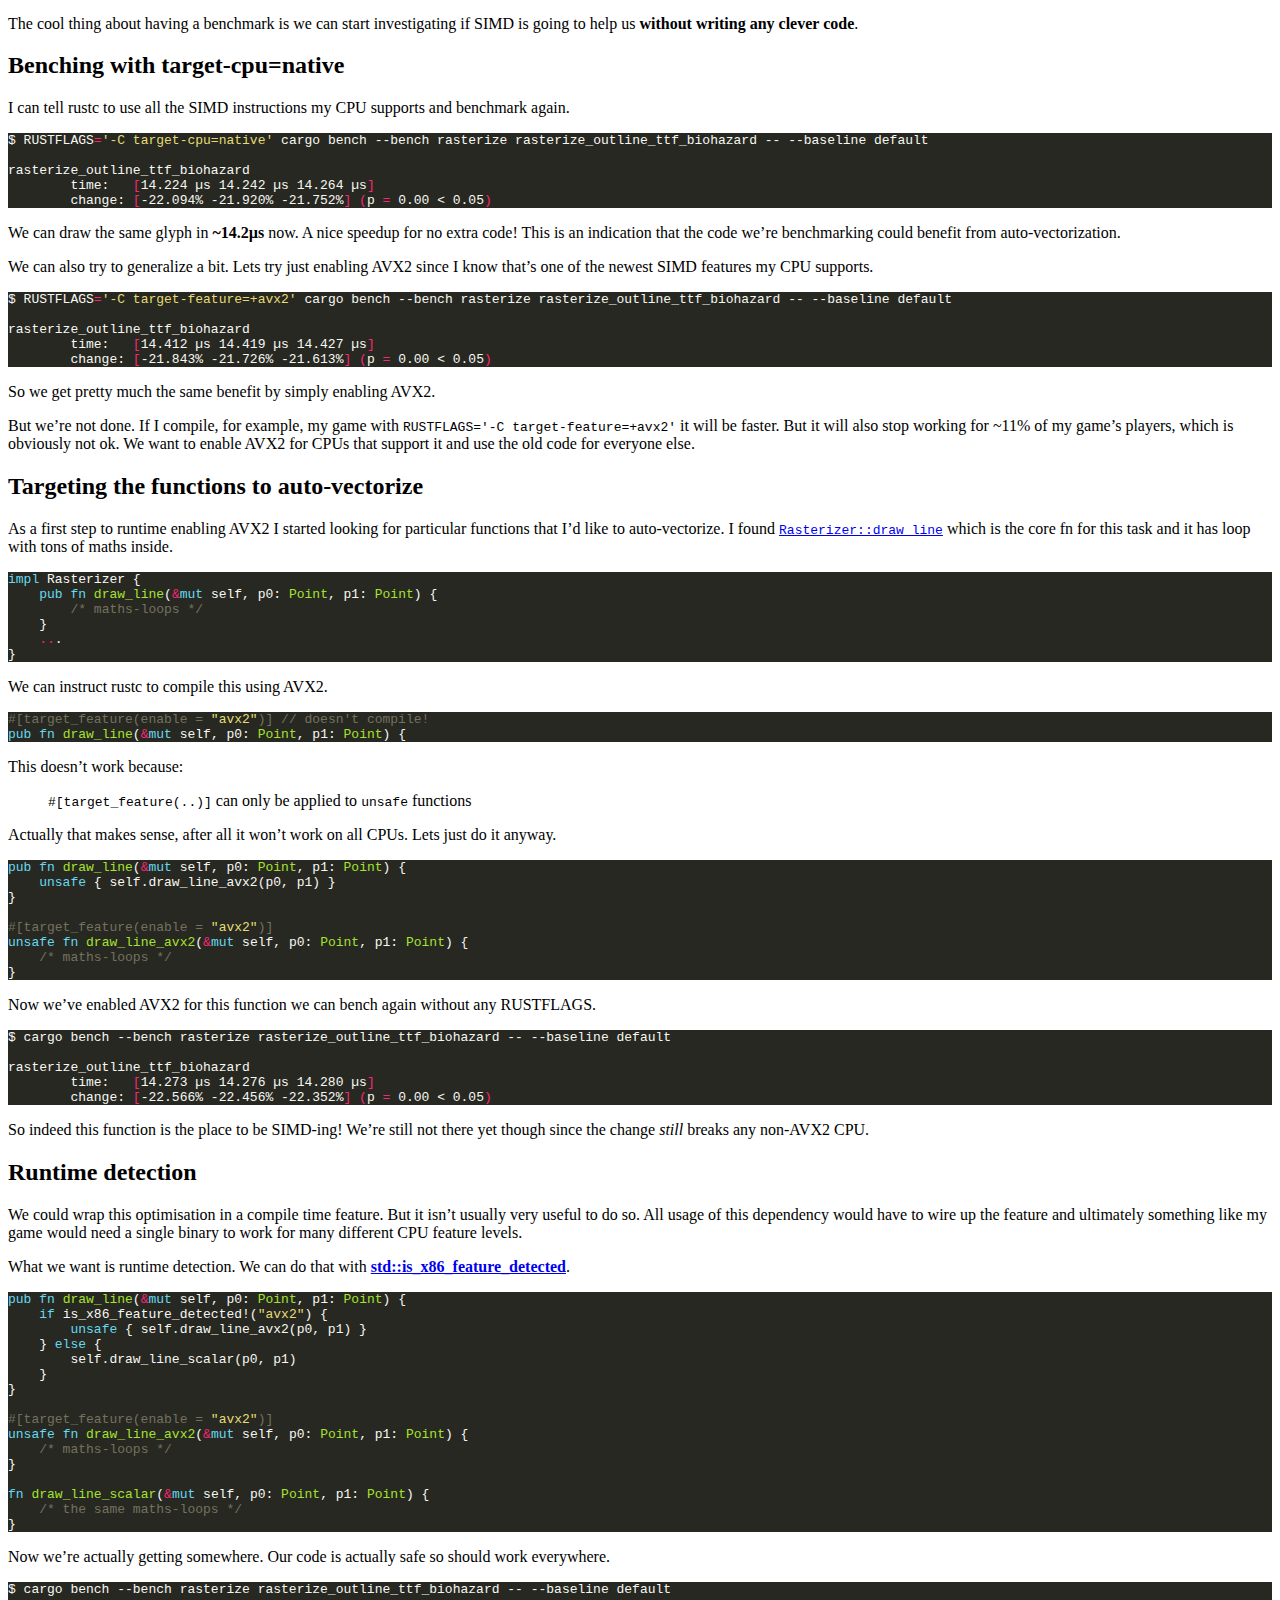
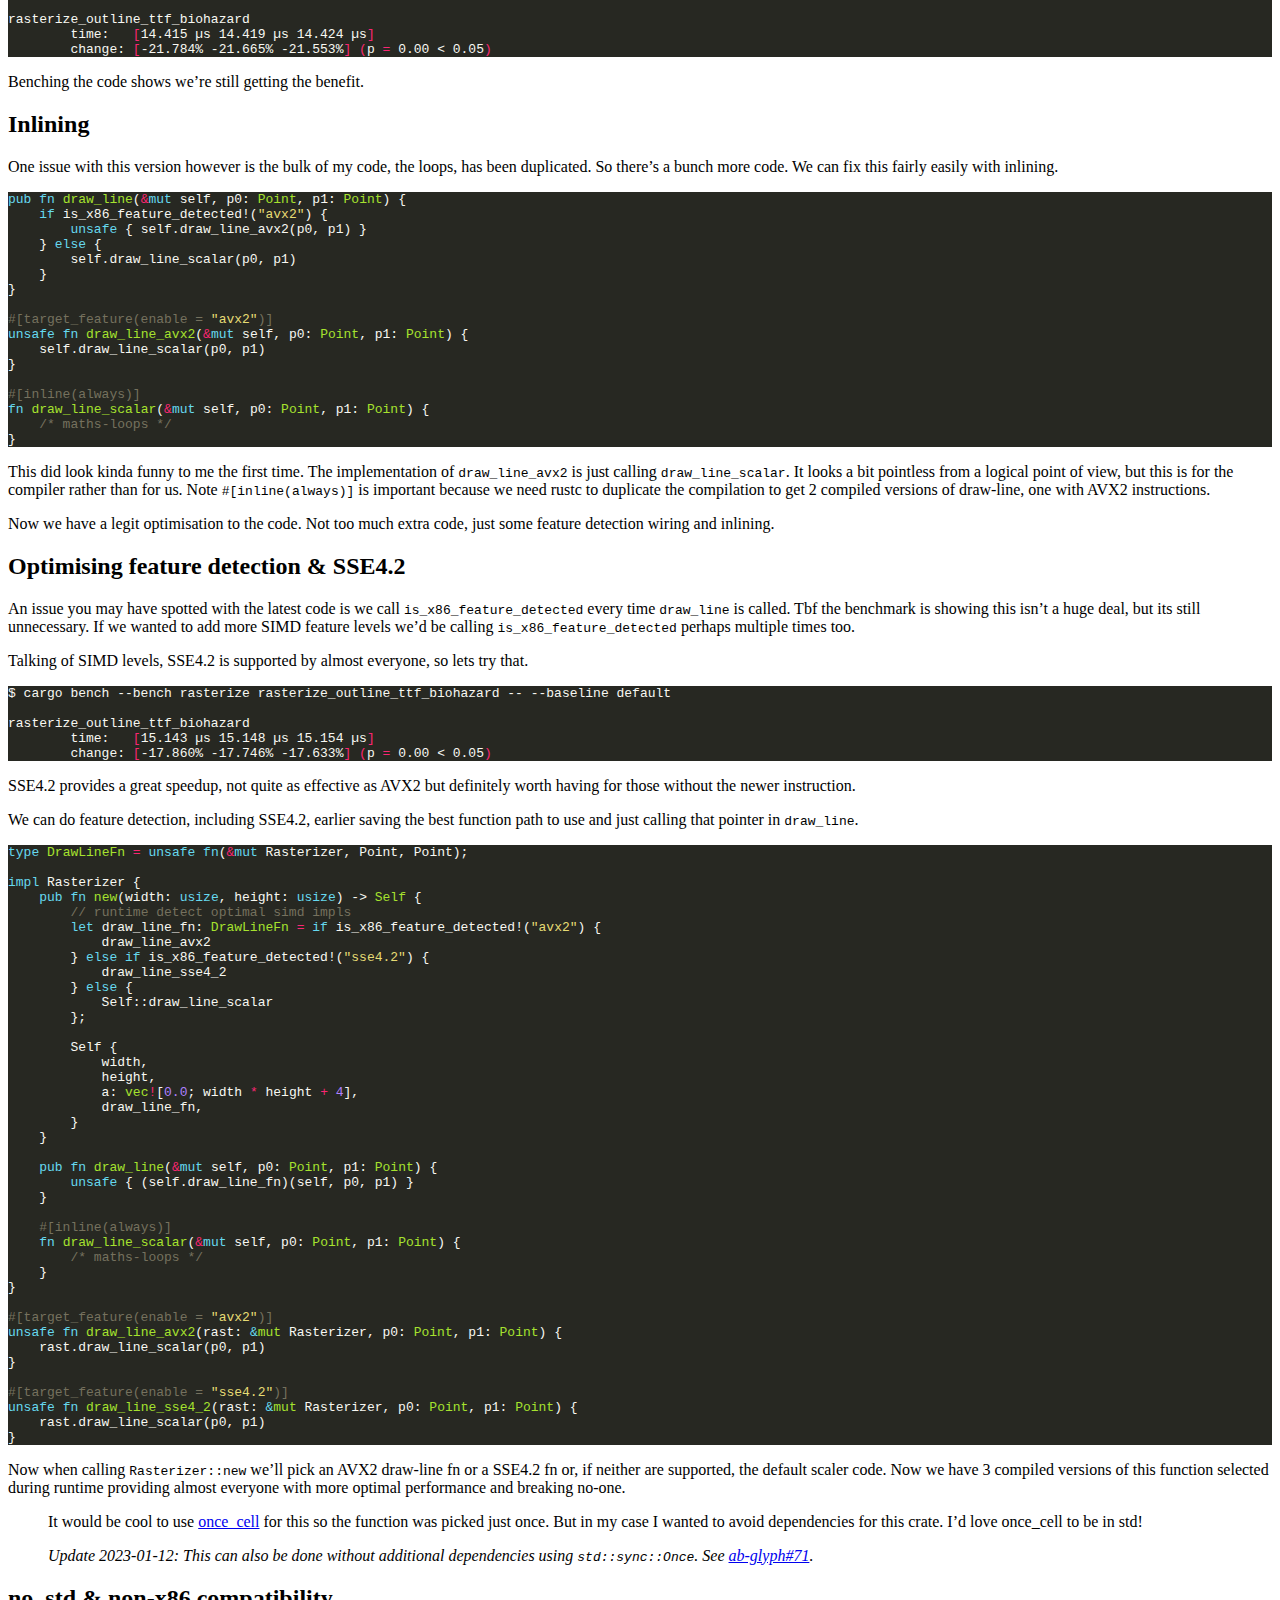
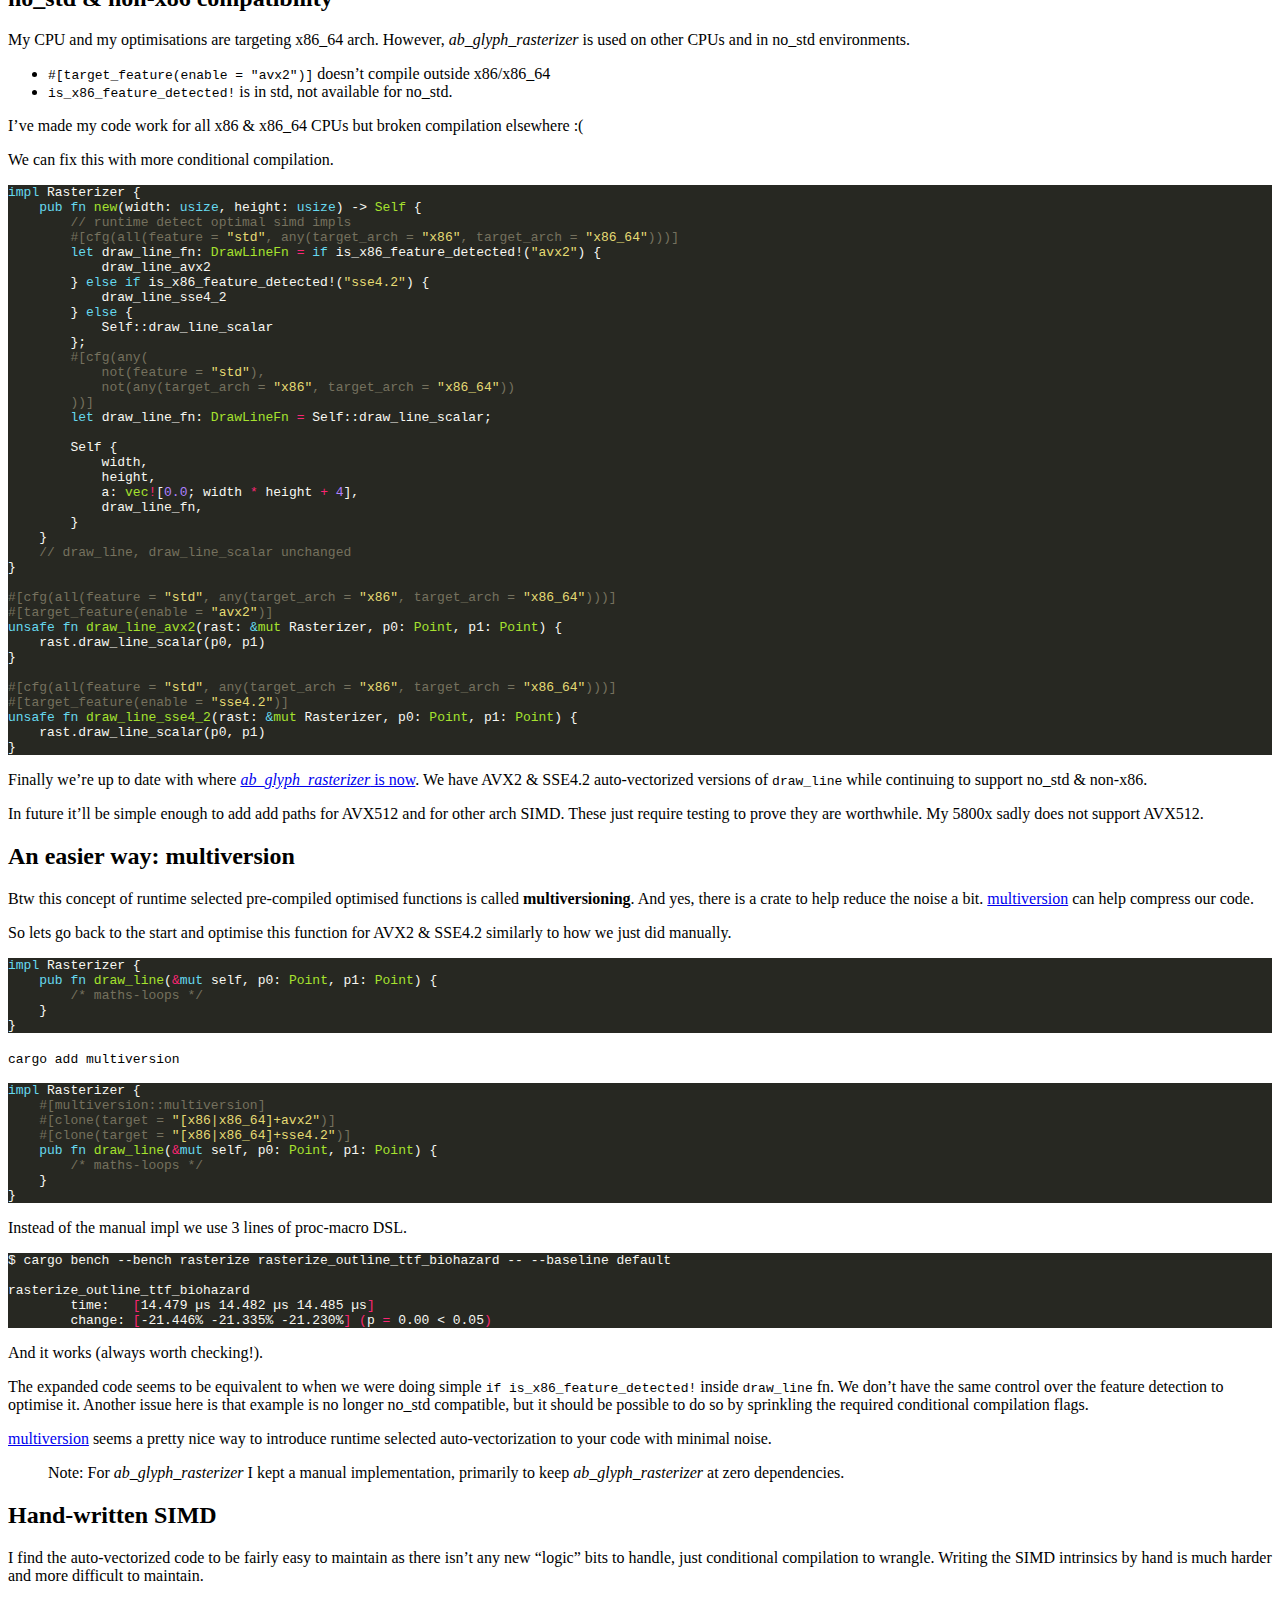
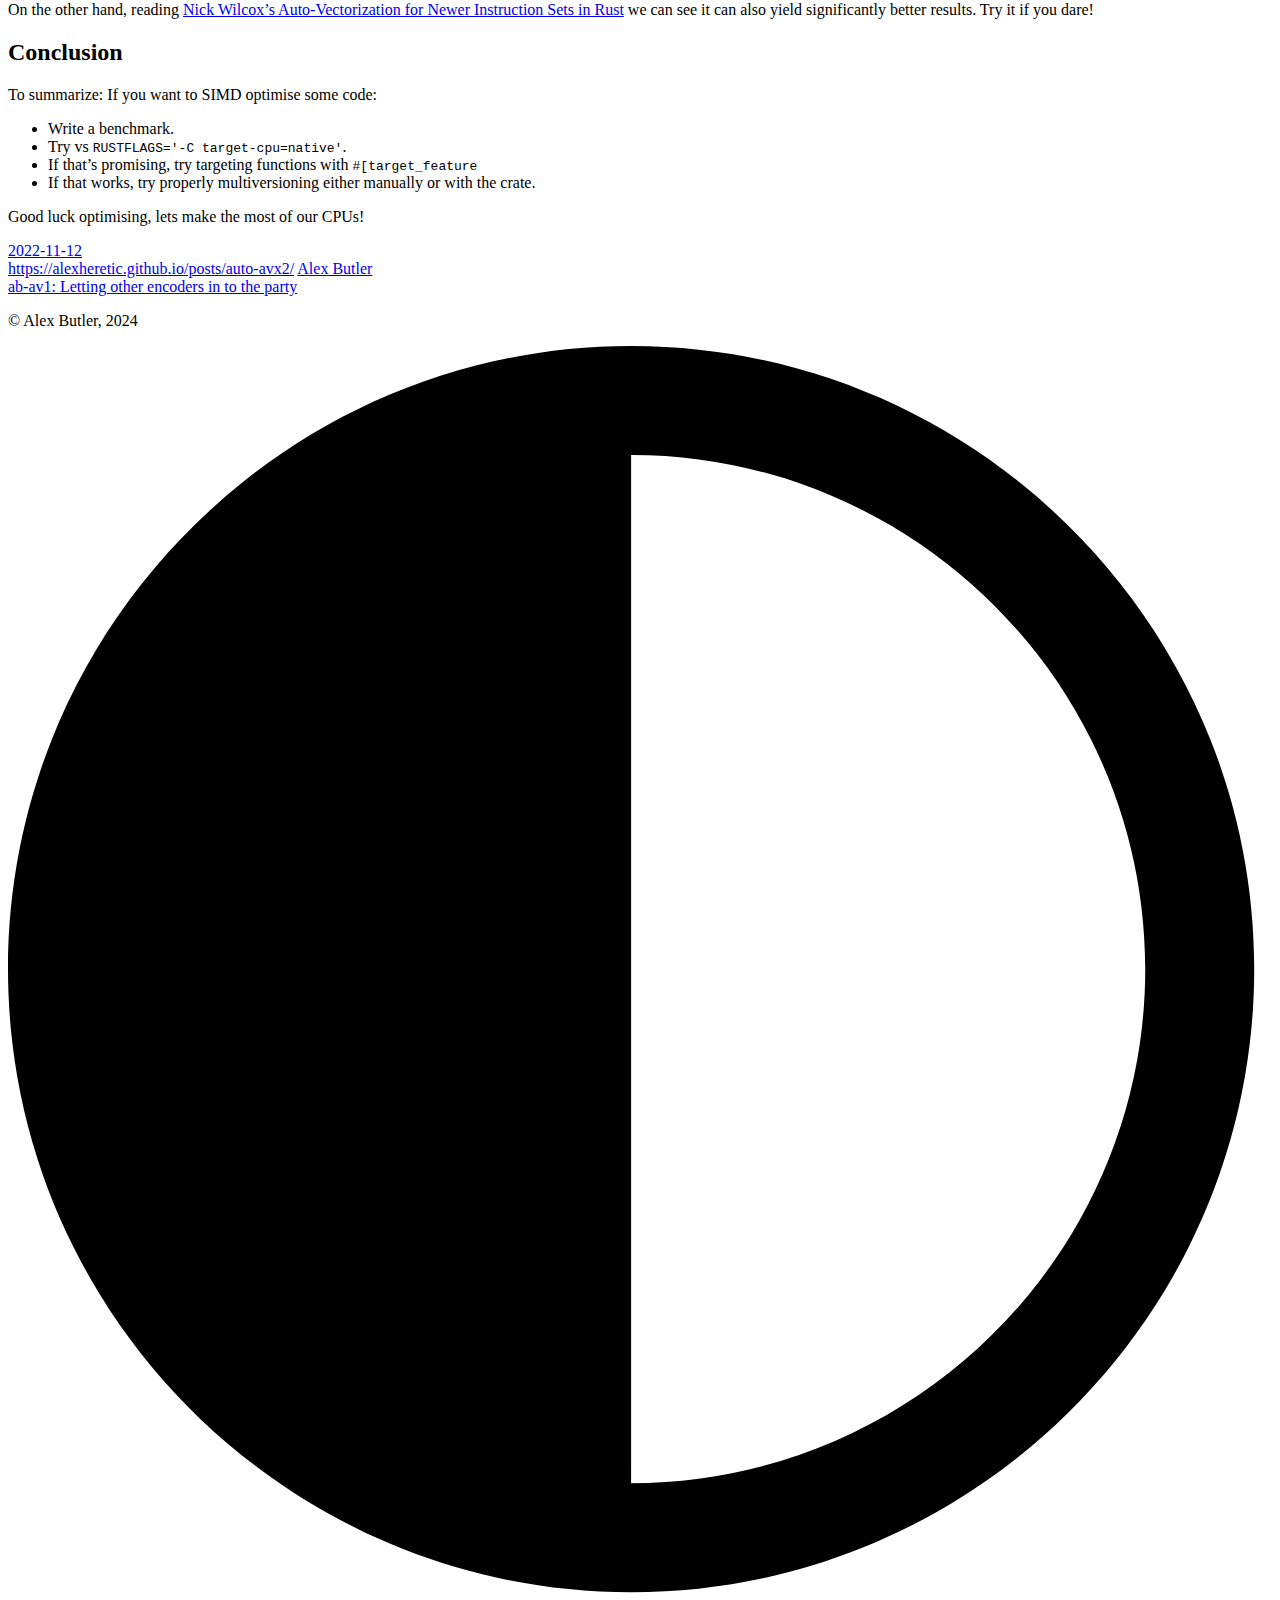
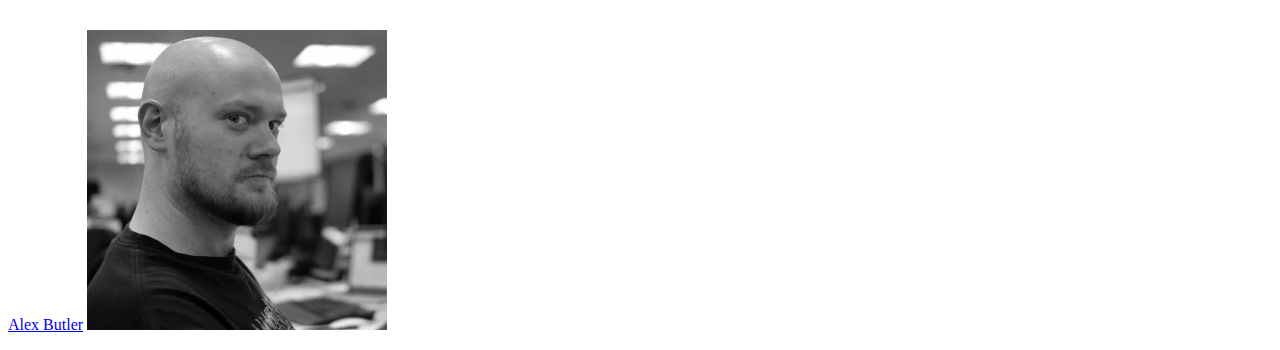
<file: posts/auto-avx2/index.html>
<!doctype html><html lang=en-gb data-theme><head><meta charset=utf-8><meta name=HandheldFriendly content="True"><meta name=viewport content="width=device-width,initial-scale=1"><meta name=referrer content="no-referrer-when-downgrade"><title>Getting rustc to use AVX2 SIMD - alex posts</title>
<meta name=description content="SIMD roughly means CPU instructions that do multiple things at once. Making use of them can make algorithms faster. The rust compiler actually uses them automatically, but it doesn&rsquo;t for newer SIMD instructions like SSE4.2 & AVX2.
SIMD Feature Coverage SSE2 100% SSE4.2 99.1% AVX2 89.2% AVX512F 8.73% Steam survey October 2022
Rustc can&rsquo;t use them by default because not every CPU will work with them. But these days most CPUs do support these newer instructions and so certain tasks can be a lot faster for a lot of people."><link rel=icon type=image/x-icon href=https://alexheretic.github.io/favicon.ico><link rel=apple-touch-icon-precomposed href=https://alexheretic.github.io/favicon.png><style>body{visibility:hidden;opacity:0}</style><noscript><style>body{visibility:visible;opacity:1}</style></noscript><link rel=stylesheet href=https://alexheretic.github.io/css/style.min.cb6f57b286a1f09223c013270b2706d7691a837dab35f1e96726d8029b8222b7.css integrity="sha256-y29Xsoah8JIjwBMnCycG12kag32rNfHpZybYApuCIrc="><script src=https://alexheretic.github.io/js/script.min.74bf1a3fcf1af396efa4acf3e660e876b61a2153ab9cbe1893ac24ea6d4f94ee.js type=text/javascript integrity="sha256-dL8aP88a85bvpKzz5mDodrYaIVOrnL4Yk6wk6m1PlO4="></script><meta property="og:url" content="https://alexheretic.github.io/posts/auto-avx2/"><meta property="og:site_name" content="alex posts"><meta property="og:title" content="Getting rustc to use AVX2 SIMD"><meta property="og:description" content="SIMD roughly means CPU instructions that do multiple things at once. Making use of them can make algorithms faster. The rust compiler actually uses them automatically, but it doesn’t for newer SIMD instructions like SSE4.2 & AVX2.
SIMD Feature Coverage SSE2 100% SSE4.2 99.1% AVX2 89.2% AVX512F 8.73% Steam survey October 2022
Rustc can’t use them by default because not every CPU will work with them. But these days most CPUs do support these newer instructions and so certain tasks can be a lot faster for a lot of people."><meta property="og:locale" content="en_gb"><meta property="og:type" content="article"><meta property="article:section" content="posts"><meta property="article:published_time" content="2022-11-12T00:00:00+00:00"><meta property="article:modified_time" content="2022-11-12T00:00:00+00:00"><meta name=twitter:card content="summary"><meta name=twitter:title content="Getting rustc to use AVX2 SIMD"><meta name=twitter:description content="SIMD roughly means CPU instructions that do multiple things at once. Making use of them can make algorithms faster. The rust compiler actually uses them automatically, but it doesn’t for newer SIMD instructions like SSE4.2 & AVX2.
SIMD Feature Coverage SSE2 100% SSE4.2 99.1% AVX2 89.2% AVX512F 8.73% Steam survey October 2022
Rustc can’t use them by default because not every CPU will work with them. But these days most CPUs do support these newer instructions and so certain tasks can be a lot faster for a lot of people."></head><body><a class=skip-main href=#main>Skip to main content</a><div class=container><header class=common-header><div class=header-top><div class=header-top-left><h1 class=site-title><a href=/>alex posts</a></h1><ul class=social-icons><li><a href=https://github.com/alexheretic title=Github rel=me><span class=inline-svg><svg viewBox="0 0 496 512"><path fill="currentcolor" d="M165.9 397.4c0 2-2.3 3.6-5.2 3.6-3.3.3-5.6-1.3-5.6-3.6.0-2 2.3-3.6 5.2-3.6 3-.3 5.6 1.3 5.6 3.6zm-31.1-4.5c-.7 2 1.3 4.3 4.3 4.9 2.6 1 5.6.0 6.2-2s-1.3-4.3-4.3-5.2c-2.6-.7-5.5.3-6.2 2.3zm44.2-1.7c-2.9.7-4.9 2.6-4.6 4.9.3 2 2.9 3.3 5.9 2.6 2.9-.7 4.9-2.6 4.6-4.6-.3-1.9-3-3.2-5.9-2.9zM244.8 8C106.1 8 0 113.3.0 252c0 110.9 69.8 205.8 169.5 239.2 12.8 2.3 17.3-5.6 17.3-12.1.0-6.2-.3-40.4-.3-61.4.0.0-70 15-84.7-29.8.0.0-11.4-29.1-27.8-36.6.0.0-22.9-15.7 1.6-15.4.0.0 24.9 2 38.6 25.8 21.9 38.6 58.6 27.5 72.9 20.9 2.3-16 8.8-27.1 16-33.7-55.9-6.2-112.3-14.3-112.3-110.5.0-27.5 7.6-41.3 23.6-58.9-2.6-6.5-11.1-33.3 2.6-67.9 20.9-6.5 69 27 69 27 20-5.6 41.5-8.5 62.8-8.5s42.8 2.9 62.8 8.5c0 0 48.1-33.6 69-27 13.7 34.7 5.2 61.4 2.6 67.9 16 17.7 25.8 31.5 25.8 58.9.0 96.5-58.9 104.2-114.8 110.5 9.2 7.9 17 22.9 17 46.4.0 33.7-.3 75.4-.3 83.6.0 6.5 4.6 14.4 17.3 12.1C428.2 457.8 496 362.9 496 252 496 113.3 383.5 8 244.8 8zM97.2 352.9c-1.3 1-1 3.3.7 5.2 1.6 1.6 3.9 2.3 5.2 1 1.3-1 1-3.3-.7-5.2-1.6-1.6-3.9-2.3-5.2-1zm-10.8-8.1c-.7 1.3.3 2.9 2.3 3.9 1.6 1 3.6.7 4.3-.7.7-1.3-.3-2.9-2.3-3.9-2-.6-3.6-.3-4.3.7zm32.4 35.6c-1.6 1.3-1 4.3 1.3 6.2 2.3 2.3 5.2 2.6 6.5 1 1.3-1.3.7-4.3-1.3-6.2-2.2-2.3-5.2-2.6-6.5-1zm-11.4-14.7c-1.6 1-1.6 3.6.0 5.9 1.6 2.3 4.3 3.3 5.6 2.3 1.6-1.3 1.6-3.9.0-6.2-1.4-2.3-4-3.3-5.6-2z"/></svg></span></a></li><li><a href=https://fosstodon.org/@alexbigab title=Mastodon rel=me><span class=inline-svg><svg viewBox="0 0 448 512"><path fill="currentcolor" d="M433 179.11c0-97.2-63.71-125.7-63.71-125.7-62.52-28.7-228.56-28.4-290.48.0.0.0-63.72 28.5-63.72 125.7.0 115.7-6.6 259.4 105.63 289.1 40.51 10.7 75.32 13 103.33 11.4 50.81-2.8 79.32-18.1 79.32-18.1l-1.7-36.9s-36.31 11.4-77.12 10.1c-40.41-1.4-83-4.4-89.63-54a102.54 102.54.0 01-.9-13.9c85.63 20.9 158.65 9.1 178.75 6.7 56.12-6.7 105-41.3 111.23-72.9 9.8-49.8 9-121.5 9-121.5zm-75.12 125.2h-46.63v-114.2c0-49.7-64-51.6-64 6.9v62.5h-46.33V197c0-58.5-64-56.6-64-6.9v114.2H90.19c0-122.1-5.2-147.9 18.41-175 25.9-28.9 79.82-30.8 103.83 6.1l11.6 19.5 11.6-19.5c24.11-37.1 78.12-34.8 103.83-6.1 23.71 27.3 18.4 53 18.4 175z"/></svg></span></a></li><li><a href=https://alexheretic.github.io/index.xml title=RSS rel=me><span class=inline-svg><svg viewBox="0 0 448 512"><path fill="currentcolor" d="M128.081 415.959c0 35.369-28.672 64.041-64.041 64.041S0 451.328.0 415.959s28.672-64.041 64.041-64.041 64.04 28.673 64.04 64.041zm175.66 47.25c-8.354-154.6-132.185-278.587-286.95-286.95C7.656 175.765.0 183.105.0 192.253v48.069c0 8.415 6.49 15.472 14.887 16.018 111.832 7.284 201.473 96.702 208.772 208.772.547 8.397 7.604 14.887 16.018 14.887h48.069c9.149.001 16.489-7.655 15.995-16.79zm144.249.288C439.596 229.677 251.465 40.445 16.503 32.01 7.473 31.686.0 38.981.0 48.016v48.068c0 8.625 6.835 15.645 15.453 15.999 191.179 7.839 344.627 161.316 352.465 352.465.353 8.618 7.373 15.453 15.999 15.453h48.068c9.034-.001 16.329-7.474 16.005-16.504z"/></svg></span></a></li></ul></div><div class=header-top-right><div class=theme-switcher><span class=inline-svg><svg xmlns:xlink="http://www.w3.org/1999/xlink" viewBox="0 0 290 290"><path fill="currentcolor" d="M142.959.0C64.131.0.0 64.132.0 142.96s64.131 142.959 142.959 142.959 142.96-64.131 142.96-142.959C285.919 64.132 221.787.0 142.959.0zm0 260.919V142.96 25c65.043.0 117.96 52.917 117.96 117.96.0 65.043-52.917 117.959-117.96 117.959z"/></svg></span></div><script>const STORAGE_KEY="user-color-scheme",defaultTheme="dark";let currentTheme,switchButton,autoDefinedScheme=window.matchMedia("(prefers-color-scheme: dark)");const autoChangeScheme=e=>{currentTheme=e.matches?"dark":"light",document.documentElement.setAttribute("data-theme",currentTheme)};document.addEventListener("DOMContentLoaded",function(){switchButton=document.querySelector(".theme-switcher"),currentTheme=detectCurrentScheme(),currentTheme=="dark"&&document.documentElement.setAttribute("data-theme","dark"),currentTheme=="auto"&&(autoChangeScheme(autoDefinedScheme),autoDefinedScheme.addListener(autoChangeScheme)),switchButton&&switchButton.addEventListener("click",switchTheme,!1),showContent()});function detectCurrentScheme(){return localStorage!==null&&localStorage.getItem(STORAGE_KEY)?localStorage.getItem(STORAGE_KEY):defaultTheme?defaultTheme:window.matchMedia?window.matchMedia("(prefers-color-scheme: dark)").matches?"dark":"light":"light"}function switchTheme(){currentTheme=="dark"?(localStorage!==null&&localStorage.setItem(STORAGE_KEY,"light"),document.documentElement.setAttribute("data-theme","light"),currentTheme="light"):(localStorage!==null&&localStorage.setItem(STORAGE_KEY,"dark"),document.documentElement.setAttribute("data-theme","dark"),currentTheme="dark")}function showContent(){document.body.style.visibility="visible",document.body.style.opacity=1}</script></div></div><nav></nav></header><main id=main tabindex=-1><article class="post h-entry"><div class=post-header><header><h1 class="p-name post-title">Getting rustc to use AVX2 SIMD</h1></header></div><div class="content e-content"><p>SIMD roughly means CPU instructions that do multiple things at once. Making use of them can make algorithms faster. The rust compiler actually uses them automatically, but it <em>doesn&rsquo;t</em> for newer SIMD instructions like SSE4.2 & AVX2.</p><table><thead><tr><th>SIMD Feature</th><th>Coverage</th></tr></thead><tbody><tr><td>SSE2</td><td>100%</td></tr><tr><td>SSE4.2</td><td>99.1%</td></tr><tr><td>AVX2</td><td>89.2%</td></tr><tr><td>AVX512F</td><td>8.73%</td></tr></tbody></table><p><em>Steam survey October 2022</em></p><p>Rustc can&rsquo;t use them by default because not every CPU will work with them. But these days most CPUs <em>do</em> support these newer instructions and so certain tasks can be a <strong>lot</strong> faster for a lot of people.</p><h2 id=what-code-can-be-optimised>What code can be optimised?
<span><a href=#what-code-can-be-optimised><svg viewBox="0 0 28 23" height="100%" width="19"><path d="M10 13a5 5 0 007.54.54l3-3a5 5 0 00-7.07-7.07l-1.72 1.71" fill="none" stroke-linecap="round" stroke-miterlimit="10" stroke-width="2"/><path d="M14 11a5 5 0 00-7.54-.54l-3 3a5 5 0 007.07 7.07l1.71-1.71" fill="none" stroke-linecap="round" stroke-miterlimit="10" stroke-width="2"/></svg></a></span></h2><p>Without a good understanding of SIMD it can be hard to know what kind of tasks should benefit, but at a high level what I look for is <strong>loops with maths in the middle</strong>. If we&rsquo;re looping over a load of data and doing maths there&rsquo;s a chance this could be vectorized, which means the data gets packed together and requires lower total number of SIMD instructions to reach the same result.</p><p>For example my crate <a href=https://github.com/alexheretic/ab-glyph/tree/main/rasterizer>ab_glyph_rasterizer</a> rasterization logic I know is an expensive operation. This involves drawing a font glyph&rsquo;s outline onto a 2d coverage grid. There are some loops with maths in the middle there so <em>can rustc make it faster on my CPU?</em></p><h2 id=benchmarking>Benchmarking
<span><a href=#benchmarking><svg viewBox="0 0 28 23" height="100%" width="19"><path d="M10 13a5 5 0 007.54.54l3-3a5 5 0 00-7.07-7.07l-1.72 1.71" fill="none" stroke-linecap="round" stroke-miterlimit="10" stroke-width="2"/><path d="M14 11a5 5 0 00-7.54-.54l-3 3a5 5 0 007.07 7.07l1.71-1.71" fill="none" stroke-linecap="round" stroke-miterlimit="10" stroke-width="2"/></svg></a></span></h2><p>My first step to optimising code is to write a benchmark. Optimising is <em>hard</em>. A benchmark can tell you if an optimisation has actually worked. This is important as optimisations often bloat the code and make it less readable in the name of performance, so you really should be proving that the performance has improved!</p><p>I already had some benches for <em>ab_glyph_rasterizer</em> so lets fire one up using default rustc settings.</p><div class=highlight><pre tabindex=0 style=color:#f8f8f2;background-color:#272822;-moz-tab-size:4;-o-tab-size:4;tab-size:4><code class=language-sh data-lang=sh><span style=display:flex><span>$ cargo bench --bench rasterize rasterize_outline_ttf_biohazard -- --save-baseline default
</span></span><span style=display:flex><span>
</span></span><span style=display:flex><span>rasterize_outline_ttf_biohazard
</span></span><span style=display:flex><span>        time:   <span style=color:#f92672>[</span>18.383 µs 18.385 µs 18.388 µs<span style=color:#f92672>]</span>
</span></span></code></pre></div><p><img src=biohazard-180px.png alt title="biohazard glyph"></p><p>So rasterizing a 294x269px biohazard glyph on my 5800x takes <strong>~18.4µs</strong>.</p><blockquote><p>Aside: Writing benchmarks is also hard. I ran mine 4 times and got 19.3µs, 18.8µs, 18.5µs, 18.4µs so I&rsquo;ll need to take the noise into account before I start celebrating a win that was just noise.</p></blockquote><p>The cool thing about having a benchmark is we can start investigating if SIMD is going to help us <strong>without writing any clever code</strong>.</p><h2 id=benching-with-target-cpunative>Benching with target-cpu=native
<span><a href=#benching-with-target-cpunative><svg viewBox="0 0 28 23" height="100%" width="19"><path d="M10 13a5 5 0 007.54.54l3-3a5 5 0 00-7.07-7.07l-1.72 1.71" fill="none" stroke-linecap="round" stroke-miterlimit="10" stroke-width="2"/><path d="M14 11a5 5 0 00-7.54-.54l-3 3a5 5 0 007.07 7.07l1.71-1.71" fill="none" stroke-linecap="round" stroke-miterlimit="10" stroke-width="2"/></svg></a></span></h2><p>I can tell rustc to use all the SIMD instructions my CPU supports and benchmark again.</p><div class=highlight><pre tabindex=0 style=color:#f8f8f2;background-color:#272822;-moz-tab-size:4;-o-tab-size:4;tab-size:4><code class=language-sh data-lang=sh><span style=display:flex><span>$ RUSTFLAGS<span style=color:#f92672>=</span><span style=color:#e6db74>&#39;-C target-cpu=native&#39;</span> cargo bench --bench rasterize rasterize_outline_ttf_biohazard -- --baseline default
</span></span><span style=display:flex><span>
</span></span><span style=display:flex><span>rasterize_outline_ttf_biohazard
</span></span><span style=display:flex><span>        time:   <span style=color:#f92672>[</span>14.224 µs 14.242 µs 14.264 µs<span style=color:#f92672>]</span>
</span></span><span style=display:flex><span>        change: <span style=color:#f92672>[</span>-22.094% -21.920% -21.752%<span style=color:#f92672>]</span> <span style=color:#f92672>(</span>p <span style=color:#f92672>=</span> 0.00 &lt; 0.05<span style=color:#f92672>)</span>
</span></span></code></pre></div><p>We can draw the same glyph in <strong>~14.2µs</strong> now. A nice speedup for no extra code! This is an indication that the code we&rsquo;re benchmarking could benefit from auto-vectorization.</p><p>We can also try to generalize a bit. Lets try just enabling AVX2 since I know that&rsquo;s one of the newest SIMD features my CPU supports.</p><div class=highlight><pre tabindex=0 style=color:#f8f8f2;background-color:#272822;-moz-tab-size:4;-o-tab-size:4;tab-size:4><code class=language-sh data-lang=sh><span style=display:flex><span>$ RUSTFLAGS<span style=color:#f92672>=</span><span style=color:#e6db74>&#39;-C target-feature=+avx2&#39;</span> cargo bench --bench rasterize rasterize_outline_ttf_biohazard -- --baseline default
</span></span><span style=display:flex><span>
</span></span><span style=display:flex><span>rasterize_outline_ttf_biohazard
</span></span><span style=display:flex><span>        time:   <span style=color:#f92672>[</span>14.412 µs 14.419 µs 14.427 µs<span style=color:#f92672>]</span>
</span></span><span style=display:flex><span>        change: <span style=color:#f92672>[</span>-21.843% -21.726% -21.613%<span style=color:#f92672>]</span> <span style=color:#f92672>(</span>p <span style=color:#f92672>=</span> 0.00 &lt; 0.05<span style=color:#f92672>)</span>
</span></span></code></pre></div><p>So we get pretty much the same benefit by simply enabling AVX2.</p><p>But we&rsquo;re not done. If I compile, for example, my game with <code>RUSTFLAGS='-C target-feature=+avx2'</code> it will be faster. But it will also stop working for ~11% of my game&rsquo;s players, which is obviously not ok. We want to enable AVX2 for CPUs that support it and use the old code for everyone else.</p><h2 id=targeting-the-functions-to-auto-vectorize>Targeting the functions to auto-vectorize
<span><a href=#targeting-the-functions-to-auto-vectorize><svg viewBox="0 0 28 23" height="100%" width="19"><path d="M10 13a5 5 0 007.54.54l3-3a5 5 0 00-7.07-7.07l-1.72 1.71" fill="none" stroke-linecap="round" stroke-miterlimit="10" stroke-width="2"/><path d="M14 11a5 5 0 00-7.54-.54l-3 3a5 5 0 007.07 7.07l1.71-1.71" fill="none" stroke-linecap="round" stroke-miterlimit="10" stroke-width="2"/></svg></a></span></h2><p>As a first step to runtime enabling AVX2 I started looking for particular functions that I&rsquo;d like to auto-vectorize. I found <a href=https://github.com/alexheretic/ab-glyph/blob/65064cf8d21affe27cce0e23535bc9a8cb02e8a4/rasterizer/src/raster.rs#L97><code>Rasterizer::draw_line</code></a> which is the core fn for this task and it has loop with tons of maths inside.</p><div class=highlight><pre tabindex=0 style=color:#f8f8f2;background-color:#272822;-moz-tab-size:4;-o-tab-size:4;tab-size:4><code class=language-rust data-lang=rust><span style=display:flex><span><span style=color:#66d9ef>impl</span> Rasterizer {
</span></span><span style=display:flex><span>    <span style=color:#66d9ef>pub</span> <span style=color:#66d9ef>fn</span> <span style=color:#a6e22e>draw_line</span>(<span style=color:#f92672>&amp;</span><span style=color:#66d9ef>mut</span> self, p0: <span style=color:#a6e22e>Point</span>, p1: <span style=color:#a6e22e>Point</span>) { 
</span></span><span style=display:flex><span>        <span style=color:#75715e>/* maths-loops */</span> 
</span></span><span style=display:flex><span>    }
</span></span><span style=display:flex><span>    <span style=color:#f92672>..</span>.
</span></span><span style=display:flex><span>}
</span></span></code></pre></div><p>We can instruct rustc to compile this using AVX2.</p><div class=highlight><pre tabindex=0 style=color:#f8f8f2;background-color:#272822;-moz-tab-size:4;-o-tab-size:4;tab-size:4><code class=language-rust data-lang=rust><span style=display:flex><span><span style=color:#75715e>#[target_feature(enable = </span><span style=color:#e6db74>&#34;avx2&#34;</span><span style=color:#75715e>)]</span> <span style=color:#75715e>// doesn&#39;t compile!
</span></span></span><span style=display:flex><span><span style=color:#75715e></span><span style=color:#66d9ef>pub</span> <span style=color:#66d9ef>fn</span> <span style=color:#a6e22e>draw_line</span>(<span style=color:#f92672>&amp;</span><span style=color:#66d9ef>mut</span> self, p0: <span style=color:#a6e22e>Point</span>, p1: <span style=color:#a6e22e>Point</span>) {
</span></span></code></pre></div><p>This doesn&rsquo;t work because:</p><blockquote><p><code>#[target_feature(..)]</code> can only be applied to <code>unsafe</code> functions</p></blockquote><p>Actually that makes sense, after all it won&rsquo;t work on all CPUs. Lets just do it anyway.</p><div class=highlight><pre tabindex=0 style=color:#f8f8f2;background-color:#272822;-moz-tab-size:4;-o-tab-size:4;tab-size:4><code class=language-rust data-lang=rust><span style=display:flex><span><span style=color:#66d9ef>pub</span> <span style=color:#66d9ef>fn</span> <span style=color:#a6e22e>draw_line</span>(<span style=color:#f92672>&amp;</span><span style=color:#66d9ef>mut</span> self, p0: <span style=color:#a6e22e>Point</span>, p1: <span style=color:#a6e22e>Point</span>) {
</span></span><span style=display:flex><span>    <span style=color:#66d9ef>unsafe</span> { self.draw_line_avx2(p0, p1) }
</span></span><span style=display:flex><span>}
</span></span><span style=display:flex><span>
</span></span><span style=display:flex><span><span style=color:#75715e>#[target_feature(enable = </span><span style=color:#e6db74>&#34;avx2&#34;</span><span style=color:#75715e>)]</span>
</span></span><span style=display:flex><span><span style=color:#66d9ef>unsafe</span> <span style=color:#66d9ef>fn</span> <span style=color:#a6e22e>draw_line_avx2</span>(<span style=color:#f92672>&amp;</span><span style=color:#66d9ef>mut</span> self, p0: <span style=color:#a6e22e>Point</span>, p1: <span style=color:#a6e22e>Point</span>) {
</span></span><span style=display:flex><span>    <span style=color:#75715e>/* maths-loops */</span> 
</span></span><span style=display:flex><span>}
</span></span></code></pre></div><p>Now we&rsquo;ve enabled AVX2 for this function we can bench again without any RUSTFLAGS.</p><div class=highlight><pre tabindex=0 style=color:#f8f8f2;background-color:#272822;-moz-tab-size:4;-o-tab-size:4;tab-size:4><code class=language-sh data-lang=sh><span style=display:flex><span>$ cargo bench --bench rasterize rasterize_outline_ttf_biohazard -- --baseline default
</span></span><span style=display:flex><span>
</span></span><span style=display:flex><span>rasterize_outline_ttf_biohazard
</span></span><span style=display:flex><span>        time:   <span style=color:#f92672>[</span>14.273 µs 14.276 µs 14.280 µs<span style=color:#f92672>]</span>
</span></span><span style=display:flex><span>        change: <span style=color:#f92672>[</span>-22.566% -22.456% -22.352%<span style=color:#f92672>]</span> <span style=color:#f92672>(</span>p <span style=color:#f92672>=</span> 0.00 &lt; 0.05<span style=color:#f92672>)</span>
</span></span></code></pre></div><p>So indeed this function is the place to be SIMD-ing! We&rsquo;re still not there yet though since the change <em>still</em> breaks any non-AVX2 CPU.</p><h2 id=runtime-detection>Runtime detection
<span><a href=#runtime-detection><svg viewBox="0 0 28 23" height="100%" width="19"><path d="M10 13a5 5 0 007.54.54l3-3a5 5 0 00-7.07-7.07l-1.72 1.71" fill="none" stroke-linecap="round" stroke-miterlimit="10" stroke-width="2"/><path d="M14 11a5 5 0 00-7.54-.54l-3 3a5 5 0 007.07 7.07l1.71-1.71" fill="none" stroke-linecap="round" stroke-miterlimit="10" stroke-width="2"/></svg></a></span></h2><p>We could wrap this optimisation in a compile time feature. But it isn&rsquo;t usually very useful to do so. All usage of this dependency would have to wire up the feature and ultimately something like my game would need a single binary to work for many different CPU feature levels.</p><p>What we want is runtime detection. We can do that with <strong><a href=https://doc.rust-lang.org/std/macro.is_x86_feature_detected.html>std::is_x86_feature_detected</a></strong>.</p><div class=highlight><pre tabindex=0 style=color:#f8f8f2;background-color:#272822;-moz-tab-size:4;-o-tab-size:4;tab-size:4><code class=language-rust data-lang=rust><span style=display:flex><span><span style=color:#66d9ef>pub</span> <span style=color:#66d9ef>fn</span> <span style=color:#a6e22e>draw_line</span>(<span style=color:#f92672>&amp;</span><span style=color:#66d9ef>mut</span> self, p0: <span style=color:#a6e22e>Point</span>, p1: <span style=color:#a6e22e>Point</span>) {
</span></span><span style=display:flex><span>    <span style=color:#66d9ef>if</span> is_x86_feature_detected!(<span style=color:#e6db74>&#34;avx2&#34;</span>) {
</span></span><span style=display:flex><span>        <span style=color:#66d9ef>unsafe</span> { self.draw_line_avx2(p0, p1) }
</span></span><span style=display:flex><span>    } <span style=color:#66d9ef>else</span> {
</span></span><span style=display:flex><span>        self.draw_line_scalar(p0, p1)
</span></span><span style=display:flex><span>    }
</span></span><span style=display:flex><span>}
</span></span><span style=display:flex><span>
</span></span><span style=display:flex><span><span style=color:#75715e>#[target_feature(enable = </span><span style=color:#e6db74>&#34;avx2&#34;</span><span style=color:#75715e>)]</span>
</span></span><span style=display:flex><span><span style=color:#66d9ef>unsafe</span> <span style=color:#66d9ef>fn</span> <span style=color:#a6e22e>draw_line_avx2</span>(<span style=color:#f92672>&amp;</span><span style=color:#66d9ef>mut</span> self, p0: <span style=color:#a6e22e>Point</span>, p1: <span style=color:#a6e22e>Point</span>) {
</span></span><span style=display:flex><span>    <span style=color:#75715e>/* maths-loops */</span> 
</span></span><span style=display:flex><span>}
</span></span><span style=display:flex><span>
</span></span><span style=display:flex><span><span style=color:#66d9ef>fn</span> <span style=color:#a6e22e>draw_line_scalar</span>(<span style=color:#f92672>&amp;</span><span style=color:#66d9ef>mut</span> self, p0: <span style=color:#a6e22e>Point</span>, p1: <span style=color:#a6e22e>Point</span>) {
</span></span><span style=display:flex><span>    <span style=color:#75715e>/* the same maths-loops */</span> 
</span></span><span style=display:flex><span>}
</span></span></code></pre></div><p>Now we&rsquo;re actually getting somewhere. Our code is actually safe so should work everywhere.</p><div class=highlight><pre tabindex=0 style=color:#f8f8f2;background-color:#272822;-moz-tab-size:4;-o-tab-size:4;tab-size:4><code class=language-sh data-lang=sh><span style=display:flex><span>$ cargo bench --bench rasterize rasterize_outline_ttf_biohazard -- --baseline default
</span></span><span style=display:flex><span>
</span></span><span style=display:flex><span>rasterize_outline_ttf_biohazard
</span></span><span style=display:flex><span>        time:   <span style=color:#f92672>[</span>14.415 µs 14.419 µs 14.424 µs<span style=color:#f92672>]</span>
</span></span><span style=display:flex><span>        change: <span style=color:#f92672>[</span>-21.784% -21.665% -21.553%<span style=color:#f92672>]</span> <span style=color:#f92672>(</span>p <span style=color:#f92672>=</span> 0.00 &lt; 0.05<span style=color:#f92672>)</span>
</span></span></code></pre></div><p>Benching the code shows we&rsquo;re still getting the benefit.</p><h2 id=inlining>Inlining
<span><a href=#inlining><svg viewBox="0 0 28 23" height="100%" width="19"><path d="M10 13a5 5 0 007.54.54l3-3a5 5 0 00-7.07-7.07l-1.72 1.71" fill="none" stroke-linecap="round" stroke-miterlimit="10" stroke-width="2"/><path d="M14 11a5 5 0 00-7.54-.54l-3 3a5 5 0 007.07 7.07l1.71-1.71" fill="none" stroke-linecap="round" stroke-miterlimit="10" stroke-width="2"/></svg></a></span></h2><p>One issue with this version however is the bulk of my code, the loops, has been duplicated. So there&rsquo;s a bunch more code. We can fix this fairly easily with inlining.</p><div class=highlight><pre tabindex=0 style=color:#f8f8f2;background-color:#272822;-moz-tab-size:4;-o-tab-size:4;tab-size:4><code class=language-rust data-lang=rust><span style=display:flex><span><span style=color:#66d9ef>pub</span> <span style=color:#66d9ef>fn</span> <span style=color:#a6e22e>draw_line</span>(<span style=color:#f92672>&amp;</span><span style=color:#66d9ef>mut</span> self, p0: <span style=color:#a6e22e>Point</span>, p1: <span style=color:#a6e22e>Point</span>) {
</span></span><span style=display:flex><span>    <span style=color:#66d9ef>if</span> is_x86_feature_detected!(<span style=color:#e6db74>&#34;avx2&#34;</span>) {
</span></span><span style=display:flex><span>        <span style=color:#66d9ef>unsafe</span> { self.draw_line_avx2(p0, p1) }
</span></span><span style=display:flex><span>    } <span style=color:#66d9ef>else</span> {
</span></span><span style=display:flex><span>        self.draw_line_scalar(p0, p1)
</span></span><span style=display:flex><span>    }
</span></span><span style=display:flex><span>}
</span></span><span style=display:flex><span>
</span></span><span style=display:flex><span><span style=color:#75715e>#[target_feature(enable = </span><span style=color:#e6db74>&#34;avx2&#34;</span><span style=color:#75715e>)]</span>
</span></span><span style=display:flex><span><span style=color:#66d9ef>unsafe</span> <span style=color:#66d9ef>fn</span> <span style=color:#a6e22e>draw_line_avx2</span>(<span style=color:#f92672>&amp;</span><span style=color:#66d9ef>mut</span> self, p0: <span style=color:#a6e22e>Point</span>, p1: <span style=color:#a6e22e>Point</span>) {
</span></span><span style=display:flex><span>    self.draw_line_scalar(p0, p1)
</span></span><span style=display:flex><span>}
</span></span><span style=display:flex><span>
</span></span><span style=display:flex><span><span style=color:#75715e>#[inline(always)]</span>
</span></span><span style=display:flex><span><span style=color:#66d9ef>fn</span> <span style=color:#a6e22e>draw_line_scalar</span>(<span style=color:#f92672>&amp;</span><span style=color:#66d9ef>mut</span> self, p0: <span style=color:#a6e22e>Point</span>, p1: <span style=color:#a6e22e>Point</span>) {
</span></span><span style=display:flex><span>    <span style=color:#75715e>/* maths-loops */</span> 
</span></span><span style=display:flex><span>}
</span></span></code></pre></div><p>This did look kinda funny to me the first time. The implementation of <code>draw_line_avx2</code> is just calling <code>draw_line_scalar</code>. It looks a bit pointless from a logical point of view, but this is for the compiler rather than for us. Note <code>#[inline(always)]</code> is important because we need rustc to duplicate the compilation to get 2 compiled versions of draw-line, one with AVX2 instructions.</p><p>Now we have a legit optimisation to the code. Not too much extra code, just some feature detection wiring and inlining.</p><h2 id=optimising-feature-detection--sse42>Optimising feature detection & SSE4.2
<span><a href=#optimising-feature-detection--sse42><svg viewBox="0 0 28 23" height="100%" width="19"><path d="M10 13a5 5 0 007.54.54l3-3a5 5 0 00-7.07-7.07l-1.72 1.71" fill="none" stroke-linecap="round" stroke-miterlimit="10" stroke-width="2"/><path d="M14 11a5 5 0 00-7.54-.54l-3 3a5 5 0 007.07 7.07l1.71-1.71" fill="none" stroke-linecap="round" stroke-miterlimit="10" stroke-width="2"/></svg></a></span></h2><p>An issue you may have spotted with the latest code is we call <code>is_x86_feature_detected</code> every time <code>draw_line</code> is called. Tbf the benchmark is showing this isn&rsquo;t a huge deal, but its still unnecessary. If we wanted to add more SIMD feature levels we&rsquo;d be calling <code>is_x86_feature_detected</code> perhaps multiple times too.</p><p>Talking of SIMD levels, SSE4.2 is supported by almost everyone, so lets try that.</p><div class=highlight><pre tabindex=0 style=color:#f8f8f2;background-color:#272822;-moz-tab-size:4;-o-tab-size:4;tab-size:4><code class=language-sh data-lang=sh><span style=display:flex><span>$ cargo bench --bench rasterize rasterize_outline_ttf_biohazard -- --baseline default
</span></span><span style=display:flex><span>
</span></span><span style=display:flex><span>rasterize_outline_ttf_biohazard
</span></span><span style=display:flex><span>        time:   <span style=color:#f92672>[</span>15.143 µs 15.148 µs 15.154 µs<span style=color:#f92672>]</span>
</span></span><span style=display:flex><span>        change: <span style=color:#f92672>[</span>-17.860% -17.746% -17.633%<span style=color:#f92672>]</span> <span style=color:#f92672>(</span>p <span style=color:#f92672>=</span> 0.00 &lt; 0.05<span style=color:#f92672>)</span>
</span></span></code></pre></div><p>SSE4.2 provides a great speedup, not quite as effective as AVX2 but definitely worth having for those without the newer instruction.</p><p>We can do feature detection, including SSE4.2, earlier saving the best function path to use and just calling that pointer in <code>draw_line</code>.</p><div class=highlight><pre tabindex=0 style=color:#f8f8f2;background-color:#272822;-moz-tab-size:4;-o-tab-size:4;tab-size:4><code class=language-rust data-lang=rust><span style=display:flex><span><span style=color:#66d9ef>type</span> <span style=color:#a6e22e>DrawLineFn</span> <span style=color:#f92672>=</span> <span style=color:#66d9ef>unsafe</span> <span style=color:#66d9ef>fn</span>(<span style=color:#f92672>&amp;</span><span style=color:#66d9ef>mut</span> Rasterizer, Point, Point);
</span></span><span style=display:flex><span>
</span></span><span style=display:flex><span><span style=color:#66d9ef>impl</span> Rasterizer {
</span></span><span style=display:flex><span>    <span style=color:#66d9ef>pub</span> <span style=color:#66d9ef>fn</span> <span style=color:#a6e22e>new</span>(width: <span style=color:#66d9ef>usize</span>, height: <span style=color:#66d9ef>usize</span>) -&gt; <span style=color:#a6e22e>Self</span> {
</span></span><span style=display:flex><span>        <span style=color:#75715e>// runtime detect optimal simd impls
</span></span></span><span style=display:flex><span><span style=color:#75715e></span>        <span style=color:#66d9ef>let</span> draw_line_fn: <span style=color:#a6e22e>DrawLineFn</span> <span style=color:#f92672>=</span> <span style=color:#66d9ef>if</span> is_x86_feature_detected!(<span style=color:#e6db74>&#34;avx2&#34;</span>) {
</span></span><span style=display:flex><span>            draw_line_avx2
</span></span><span style=display:flex><span>        } <span style=color:#66d9ef>else</span> <span style=color:#66d9ef>if</span> is_x86_feature_detected!(<span style=color:#e6db74>&#34;sse4.2&#34;</span>) {
</span></span><span style=display:flex><span>            draw_line_sse4_2
</span></span><span style=display:flex><span>        } <span style=color:#66d9ef>else</span> {
</span></span><span style=display:flex><span>            Self::draw_line_scalar
</span></span><span style=display:flex><span>        };
</span></span><span style=display:flex><span>
</span></span><span style=display:flex><span>        Self {
</span></span><span style=display:flex><span>            width,
</span></span><span style=display:flex><span>            height,
</span></span><span style=display:flex><span>            a: <span style=color:#a6e22e>vec</span><span style=color:#f92672>!</span>[<span style=color:#ae81ff>0.0</span>; width <span style=color:#f92672>*</span> height <span style=color:#f92672>+</span> <span style=color:#ae81ff>4</span>],
</span></span><span style=display:flex><span>            draw_line_fn,
</span></span><span style=display:flex><span>        }
</span></span><span style=display:flex><span>    }
</span></span><span style=display:flex><span>
</span></span><span style=display:flex><span>    <span style=color:#66d9ef>pub</span> <span style=color:#66d9ef>fn</span> <span style=color:#a6e22e>draw_line</span>(<span style=color:#f92672>&amp;</span><span style=color:#66d9ef>mut</span> self, p0: <span style=color:#a6e22e>Point</span>, p1: <span style=color:#a6e22e>Point</span>) {
</span></span><span style=display:flex><span>        <span style=color:#66d9ef>unsafe</span> { (self.draw_line_fn)(self, p0, p1) }
</span></span><span style=display:flex><span>    }
</span></span><span style=display:flex><span>
</span></span><span style=display:flex><span>    <span style=color:#75715e>#[inline(always)]</span>
</span></span><span style=display:flex><span>    <span style=color:#66d9ef>fn</span> <span style=color:#a6e22e>draw_line_scalar</span>(<span style=color:#f92672>&amp;</span><span style=color:#66d9ef>mut</span> self, p0: <span style=color:#a6e22e>Point</span>, p1: <span style=color:#a6e22e>Point</span>) {
</span></span><span style=display:flex><span>        <span style=color:#75715e>/* maths-loops */</span> 
</span></span><span style=display:flex><span>    }
</span></span><span style=display:flex><span>}
</span></span><span style=display:flex><span>
</span></span><span style=display:flex><span><span style=color:#75715e>#[target_feature(enable = </span><span style=color:#e6db74>&#34;avx2&#34;</span><span style=color:#75715e>)]</span>
</span></span><span style=display:flex><span><span style=color:#66d9ef>unsafe</span> <span style=color:#66d9ef>fn</span> <span style=color:#a6e22e>draw_line_avx2</span>(rast: <span style=color:#66d9ef>&amp;</span><span style=color:#a6e22e>mut</span> Rasterizer, p0: <span style=color:#a6e22e>Point</span>, p1: <span style=color:#a6e22e>Point</span>) {
</span></span><span style=display:flex><span>    rast.draw_line_scalar(p0, p1)
</span></span><span style=display:flex><span>}
</span></span><span style=display:flex><span>
</span></span><span style=display:flex><span><span style=color:#75715e>#[target_feature(enable = </span><span style=color:#e6db74>&#34;sse4.2&#34;</span><span style=color:#75715e>)]</span>
</span></span><span style=display:flex><span><span style=color:#66d9ef>unsafe</span> <span style=color:#66d9ef>fn</span> <span style=color:#a6e22e>draw_line_sse4_2</span>(rast: <span style=color:#66d9ef>&amp;</span><span style=color:#a6e22e>mut</span> Rasterizer, p0: <span style=color:#a6e22e>Point</span>, p1: <span style=color:#a6e22e>Point</span>) {
</span></span><span style=display:flex><span>    rast.draw_line_scalar(p0, p1)
</span></span><span style=display:flex><span>}
</span></span></code></pre></div><p>Now when calling <code>Rasterizer::new</code> we&rsquo;ll pick an AVX2 draw-line fn or a SSE4.2 fn or, if neither are supported, the default scaler code. Now we have 3 compiled versions of this function selected during runtime providing almost everyone with more optimal performance and breaking no-one.</p><blockquote><p>It would be cool to use <a href=https://github.com/matklad/once_cell>once_cell</a> for this so the function was picked just once. But in my case I wanted to avoid dependencies for this crate. I&rsquo;d love once_cell to be in std!</p><p><em>Update 2023-01-12: This can also be done without additional dependencies using <code>std::sync::Once</code>. See <a href=https://github.com/alexheretic/ab-glyph/pull/71>ab-glyph#71</a>.</em></p></blockquote><h2 id=no_std--non-x86-compatibility>no_std & non-x86 compatibility
<span><a href=#no_std--non-x86-compatibility><svg viewBox="0 0 28 23" height="100%" width="19"><path d="M10 13a5 5 0 007.54.54l3-3a5 5 0 00-7.07-7.07l-1.72 1.71" fill="none" stroke-linecap="round" stroke-miterlimit="10" stroke-width="2"/><path d="M14 11a5 5 0 00-7.54-.54l-3 3a5 5 0 007.07 7.07l1.71-1.71" fill="none" stroke-linecap="round" stroke-miterlimit="10" stroke-width="2"/></svg></a></span></h2><p>My CPU and my optimisations are targeting x86_64 arch. However, <em>ab_glyph_rasterizer</em> is used on other CPUs and in no_std environments.</p><ul><li><code>#[target_feature(enable = "avx2")]</code> doesn&rsquo;t compile outside x86/x86_64</li><li><code>is_x86_feature_detected!</code> is in std, not available for no_std.</li></ul><p>I&rsquo;ve made my code work for all x86 & x86_64 CPUs but broken compilation elsewhere :(</p><p>We can fix this with more conditional compilation.</p><div class=highlight><pre tabindex=0 style=color:#f8f8f2;background-color:#272822;-moz-tab-size:4;-o-tab-size:4;tab-size:4><code class=language-rust data-lang=rust><span style=display:flex><span><span style=color:#66d9ef>impl</span> Rasterizer {
</span></span><span style=display:flex><span>    <span style=color:#66d9ef>pub</span> <span style=color:#66d9ef>fn</span> <span style=color:#a6e22e>new</span>(width: <span style=color:#66d9ef>usize</span>, height: <span style=color:#66d9ef>usize</span>) -&gt; <span style=color:#a6e22e>Self</span> {
</span></span><span style=display:flex><span>        <span style=color:#75715e>// runtime detect optimal simd impls
</span></span></span><span style=display:flex><span><span style=color:#75715e></span>        <span style=color:#75715e>#[cfg(all(feature = </span><span style=color:#e6db74>&#34;std&#34;</span><span style=color:#75715e>, any(target_arch = </span><span style=color:#e6db74>&#34;x86&#34;</span><span style=color:#75715e>, target_arch = </span><span style=color:#e6db74>&#34;x86_64&#34;</span><span style=color:#75715e>)))]</span>
</span></span><span style=display:flex><span>        <span style=color:#66d9ef>let</span> draw_line_fn: <span style=color:#a6e22e>DrawLineFn</span> <span style=color:#f92672>=</span> <span style=color:#66d9ef>if</span> is_x86_feature_detected!(<span style=color:#e6db74>&#34;avx2&#34;</span>) {
</span></span><span style=display:flex><span>            draw_line_avx2
</span></span><span style=display:flex><span>        } <span style=color:#66d9ef>else</span> <span style=color:#66d9ef>if</span> is_x86_feature_detected!(<span style=color:#e6db74>&#34;sse4.2&#34;</span>) {
</span></span><span style=display:flex><span>            draw_line_sse4_2
</span></span><span style=display:flex><span>        } <span style=color:#66d9ef>else</span> {
</span></span><span style=display:flex><span>            Self::draw_line_scalar
</span></span><span style=display:flex><span>        };
</span></span><span style=display:flex><span>        <span style=color:#75715e>#[cfg(any(
</span></span></span><span style=display:flex><span><span style=color:#75715e>            not(feature = </span><span style=color:#e6db74>&#34;std&#34;</span><span style=color:#75715e>),
</span></span></span><span style=display:flex><span><span style=color:#75715e>            not(any(target_arch = </span><span style=color:#e6db74>&#34;x86&#34;</span><span style=color:#75715e>, target_arch = </span><span style=color:#e6db74>&#34;x86_64&#34;</span><span style=color:#75715e>))
</span></span></span><span style=display:flex><span><span style=color:#75715e>        ))]</span>
</span></span><span style=display:flex><span>        <span style=color:#66d9ef>let</span> draw_line_fn: <span style=color:#a6e22e>DrawLineFn</span> <span style=color:#f92672>=</span> Self::draw_line_scalar;
</span></span><span style=display:flex><span>
</span></span><span style=display:flex><span>        Self {
</span></span><span style=display:flex><span>            width,
</span></span><span style=display:flex><span>            height,
</span></span><span style=display:flex><span>            a: <span style=color:#a6e22e>vec</span><span style=color:#f92672>!</span>[<span style=color:#ae81ff>0.0</span>; width <span style=color:#f92672>*</span> height <span style=color:#f92672>+</span> <span style=color:#ae81ff>4</span>],
</span></span><span style=display:flex><span>            draw_line_fn,
</span></span><span style=display:flex><span>        }
</span></span><span style=display:flex><span>    }
</span></span><span style=display:flex><span>    <span style=color:#75715e>// draw_line, draw_line_scalar unchanged
</span></span></span><span style=display:flex><span><span style=color:#75715e></span>}
</span></span><span style=display:flex><span>
</span></span><span style=display:flex><span><span style=color:#75715e>#[cfg(all(feature = </span><span style=color:#e6db74>&#34;std&#34;</span><span style=color:#75715e>, any(target_arch = </span><span style=color:#e6db74>&#34;x86&#34;</span><span style=color:#75715e>, target_arch = </span><span style=color:#e6db74>&#34;x86_64&#34;</span><span style=color:#75715e>)))]</span>
</span></span><span style=display:flex><span><span style=color:#75715e>#[target_feature(enable = </span><span style=color:#e6db74>&#34;avx2&#34;</span><span style=color:#75715e>)]</span>
</span></span><span style=display:flex><span><span style=color:#66d9ef>unsafe</span> <span style=color:#66d9ef>fn</span> <span style=color:#a6e22e>draw_line_avx2</span>(rast: <span style=color:#66d9ef>&amp;</span><span style=color:#a6e22e>mut</span> Rasterizer, p0: <span style=color:#a6e22e>Point</span>, p1: <span style=color:#a6e22e>Point</span>) {
</span></span><span style=display:flex><span>    rast.draw_line_scalar(p0, p1)
</span></span><span style=display:flex><span>}
</span></span><span style=display:flex><span>
</span></span><span style=display:flex><span><span style=color:#75715e>#[cfg(all(feature = </span><span style=color:#e6db74>&#34;std&#34;</span><span style=color:#75715e>, any(target_arch = </span><span style=color:#e6db74>&#34;x86&#34;</span><span style=color:#75715e>, target_arch = </span><span style=color:#e6db74>&#34;x86_64&#34;</span><span style=color:#75715e>)))]</span>
</span></span><span style=display:flex><span><span style=color:#75715e>#[target_feature(enable = </span><span style=color:#e6db74>&#34;sse4.2&#34;</span><span style=color:#75715e>)]</span>
</span></span><span style=display:flex><span><span style=color:#66d9ef>unsafe</span> <span style=color:#66d9ef>fn</span> <span style=color:#a6e22e>draw_line_sse4_2</span>(rast: <span style=color:#66d9ef>&amp;</span><span style=color:#a6e22e>mut</span> Rasterizer, p0: <span style=color:#a6e22e>Point</span>, p1: <span style=color:#a6e22e>Point</span>) {
</span></span><span style=display:flex><span>    rast.draw_line_scalar(p0, p1)
</span></span><span style=display:flex><span>}
</span></span></code></pre></div><p>Finally we&rsquo;re up to date with where <a href=https://github.com/alexheretic/ab-glyph/blob/main/rasterizer/src/raster.rs><em>ab_glyph_rasterizer</em> is now</a>. We have AVX2 & SSE4.2 auto-vectorized versions of <code>draw_line</code> while continuing to support no_std & non-x86.</p><p>In future it&rsquo;ll be simple enough to add add paths for AVX512 and for other arch SIMD. These just require testing to prove they are worthwhile. My 5800x sadly does not support AVX512.</p><h2 id=an-easier-way-multiversion>An easier way: multiversion
<span><a href=#an-easier-way-multiversion><svg viewBox="0 0 28 23" height="100%" width="19"><path d="M10 13a5 5 0 007.54.54l3-3a5 5 0 00-7.07-7.07l-1.72 1.71" fill="none" stroke-linecap="round" stroke-miterlimit="10" stroke-width="2"/><path d="M14 11a5 5 0 00-7.54-.54l-3 3a5 5 0 007.07 7.07l1.71-1.71" fill="none" stroke-linecap="round" stroke-miterlimit="10" stroke-width="2"/></svg></a></span></h2><p>Btw this concept of runtime selected pre-compiled optimised functions is called <strong>multiversioning</strong>. And yes, there is a crate to help reduce the noise a bit. <a href=https://github.com/calebzulawski/multiversion>multiversion</a> can help compress our code.</p><p>So lets go back to the start and optimise this function for AVX2 & SSE4.2 similarly to how we just did manually.</p><div class=highlight><pre tabindex=0 style=color:#f8f8f2;background-color:#272822;-moz-tab-size:4;-o-tab-size:4;tab-size:4><code class=language-rust data-lang=rust><span style=display:flex><span><span style=color:#66d9ef>impl</span> Rasterizer {
</span></span><span style=display:flex><span>    <span style=color:#66d9ef>pub</span> <span style=color:#66d9ef>fn</span> <span style=color:#a6e22e>draw_line</span>(<span style=color:#f92672>&amp;</span><span style=color:#66d9ef>mut</span> self, p0: <span style=color:#a6e22e>Point</span>, p1: <span style=color:#a6e22e>Point</span>) { 
</span></span><span style=display:flex><span>        <span style=color:#75715e>/* maths-loops */</span> 
</span></span><span style=display:flex><span>    }
</span></span><span style=display:flex><span>}
</span></span></code></pre></div><p><code>cargo add multiversion</code></p><div class=highlight><pre tabindex=0 style=color:#f8f8f2;background-color:#272822;-moz-tab-size:4;-o-tab-size:4;tab-size:4><code class=language-rust data-lang=rust><span style=display:flex><span><span style=color:#66d9ef>impl</span> Rasterizer {
</span></span><span style=display:flex><span>    <span style=color:#75715e>#[multiversion::multiversion]</span>
</span></span><span style=display:flex><span>    <span style=color:#75715e>#[clone(target = </span><span style=color:#e6db74>&#34;[x86|x86_64]+avx2&#34;</span><span style=color:#75715e>)]</span>
</span></span><span style=display:flex><span>    <span style=color:#75715e>#[clone(target = </span><span style=color:#e6db74>&#34;[x86|x86_64]+sse4.2&#34;</span><span style=color:#75715e>)]</span>
</span></span><span style=display:flex><span>    <span style=color:#66d9ef>pub</span> <span style=color:#66d9ef>fn</span> <span style=color:#a6e22e>draw_line</span>(<span style=color:#f92672>&amp;</span><span style=color:#66d9ef>mut</span> self, p0: <span style=color:#a6e22e>Point</span>, p1: <span style=color:#a6e22e>Point</span>) { 
</span></span><span style=display:flex><span>        <span style=color:#75715e>/* maths-loops */</span> 
</span></span><span style=display:flex><span>    }
</span></span><span style=display:flex><span>}
</span></span></code></pre></div><p>Instead of the manual impl we use 3 lines of proc-macro DSL.</p><div class=highlight><pre tabindex=0 style=color:#f8f8f2;background-color:#272822;-moz-tab-size:4;-o-tab-size:4;tab-size:4><code class=language-sh data-lang=sh><span style=display:flex><span>$ cargo bench --bench rasterize rasterize_outline_ttf_biohazard -- --baseline default
</span></span><span style=display:flex><span>
</span></span><span style=display:flex><span>rasterize_outline_ttf_biohazard
</span></span><span style=display:flex><span>        time:   <span style=color:#f92672>[</span>14.479 µs 14.482 µs 14.485 µs<span style=color:#f92672>]</span>
</span></span><span style=display:flex><span>        change: <span style=color:#f92672>[</span>-21.446% -21.335% -21.230%<span style=color:#f92672>]</span> <span style=color:#f92672>(</span>p <span style=color:#f92672>=</span> 0.00 &lt; 0.05<span style=color:#f92672>)</span>
</span></span></code></pre></div><p>And it works (always worth checking!).</p><p>The expanded code seems to be equivalent to when we were doing simple <code>if is_x86_feature_detected!</code> inside <code>draw_line</code> fn. We don&rsquo;t have the same control over the feature detection to optimise it. Another issue here is that example is no longer no_std compatible, but it should be possible to do so by sprinkling the required conditional compilation flags.</p><p><a href=https://github.com/calebzulawski/multiversion>multiversion</a> seems a pretty nice way to introduce runtime selected auto-vectorization to your code with minimal noise.</p><blockquote><p>Note: For <em>ab_glyph_rasterizer</em> I kept a manual implementation, primarily to keep <em>ab_glyph_rasterizer</em> at zero dependencies.</p></blockquote><h2 id=hand-written-simd>Hand-written SIMD
<span><a href=#hand-written-simd><svg viewBox="0 0 28 23" height="100%" width="19"><path d="M10 13a5 5 0 007.54.54l3-3a5 5 0 00-7.07-7.07l-1.72 1.71" fill="none" stroke-linecap="round" stroke-miterlimit="10" stroke-width="2"/><path d="M14 11a5 5 0 00-7.54-.54l-3 3a5 5 0 007.07 7.07l1.71-1.71" fill="none" stroke-linecap="round" stroke-miterlimit="10" stroke-width="2"/></svg></a></span></h2><p>I find the auto-vectorized code to be fairly easy to maintain as there isn&rsquo;t any new &ldquo;logic&rdquo; bits to handle, just conditional compilation to wrangle. Writing the SIMD intrinsics by hand is much harder and more difficult to maintain.</p><p>On the other hand, reading <a href=https://www.nickwilcox.com/blog/autovec2/>Nick Wilcox&rsquo;s Auto-Vectorization for Newer Instruction Sets in Rust</a> we can see it can also yield significantly better results. Try it if you dare!</p><h2 id=conclusion>Conclusion
<span><a href=#conclusion><svg viewBox="0 0 28 23" height="100%" width="19"><path d="M10 13a5 5 0 007.54.54l3-3a5 5 0 00-7.07-7.07l-1.72 1.71" fill="none" stroke-linecap="round" stroke-miterlimit="10" stroke-width="2"/><path d="M14 11a5 5 0 00-7.54-.54l-3 3a5 5 0 007.07 7.07l1.71-1.71" fill="none" stroke-linecap="round" stroke-miterlimit="10" stroke-width="2"/></svg></a></span></h2><p>To summarize: If you want to SIMD optimise some code:</p><ul><li>Write a benchmark.</li><li>Try vs <code>RUSTFLAGS='-C target-cpu=native'</code>.</li><li>If that&rsquo;s promising, try targeting functions with <code>#[target_feature</code></li><li>If that works, try properly multiversioning either manually or with the crate.</li></ul><p>Good luck optimising, lets make the most of our CPUs!</p></div><div class=post-info><div class="post-date dt-published"><a class=u-url href=/posts/auto-avx2/><time datetime=2022-11-12>2022-11-12</time></a></div><a class="post-hidden-url u-url" href=https://alexheretic.github.io/posts/auto-avx2/>https://alexheretic.github.io/posts/auto-avx2/</a>
<a href=https://alexheretic.github.io/ class="p-name p-author post-hidden-author h-card" rel=me>Alex Butler</a><div class=post-taxonomies></div></div></article><div class="pagination post-pagination"><div class="left pagination-item disabled"></div><div class="right pagination-item"><a href=/posts/ab-av1-2/>ab-av1: Letting other encoders in to the party</a></div></div></main><footer class=common-footer><div class=common-footer-bottom><div class=copyright><p>© Alex Butler, 2024<br></p></div><div class=theme-switcher><span class=inline-svg><svg xmlns:xlink="http://www.w3.org/1999/xlink" viewBox="0 0 290 290"><path fill="currentcolor" d="M142.959.0C64.131.0.0 64.132.0 142.96s64.131 142.959 142.959 142.959 142.96-64.131 142.96-142.959C285.919 64.132 221.787.0 142.959.0zm0 260.919V142.96 25c65.043.0 117.96 52.917 117.96 117.96.0 65.043-52.917 117.959-117.96 117.959z"/></svg></span></div><script>const STORAGE_KEY="user-color-scheme",defaultTheme="dark";let currentTheme,switchButton,autoDefinedScheme=window.matchMedia("(prefers-color-scheme: dark)");const autoChangeScheme=e=>{currentTheme=e.matches?"dark":"light",document.documentElement.setAttribute("data-theme",currentTheme)};document.addEventListener("DOMContentLoaded",function(){switchButton=document.querySelector(".theme-switcher"),currentTheme=detectCurrentScheme(),currentTheme=="dark"&&document.documentElement.setAttribute("data-theme","dark"),currentTheme=="auto"&&(autoChangeScheme(autoDefinedScheme),autoDefinedScheme.addListener(autoChangeScheme)),switchButton&&switchButton.addEventListener("click",switchTheme,!1),showContent()});function detectCurrentScheme(){return localStorage!==null&&localStorage.getItem(STORAGE_KEY)?localStorage.getItem(STORAGE_KEY):defaultTheme?defaultTheme:window.matchMedia?window.matchMedia("(prefers-color-scheme: dark)").matches?"dark":"light":"light"}function switchTheme(){currentTheme=="dark"?(localStorage!==null&&localStorage.setItem(STORAGE_KEY,"light"),document.documentElement.setAttribute("data-theme","light"),currentTheme="light"):(localStorage!==null&&localStorage.setItem(STORAGE_KEY,"dark"),document.documentElement.setAttribute("data-theme","dark"),currentTheme="dark")}function showContent(){document.body.style.visibility="visible",document.body.style.opacity=1}</script></div><p class="h-card vcard"><a href=https://alexheretic.github.io/ class="p-name u-url url fn" rel=me>Alex Butler</a>
<img class=u-photo src=/images/me.webp></p></footer></div></body></html>
</file>
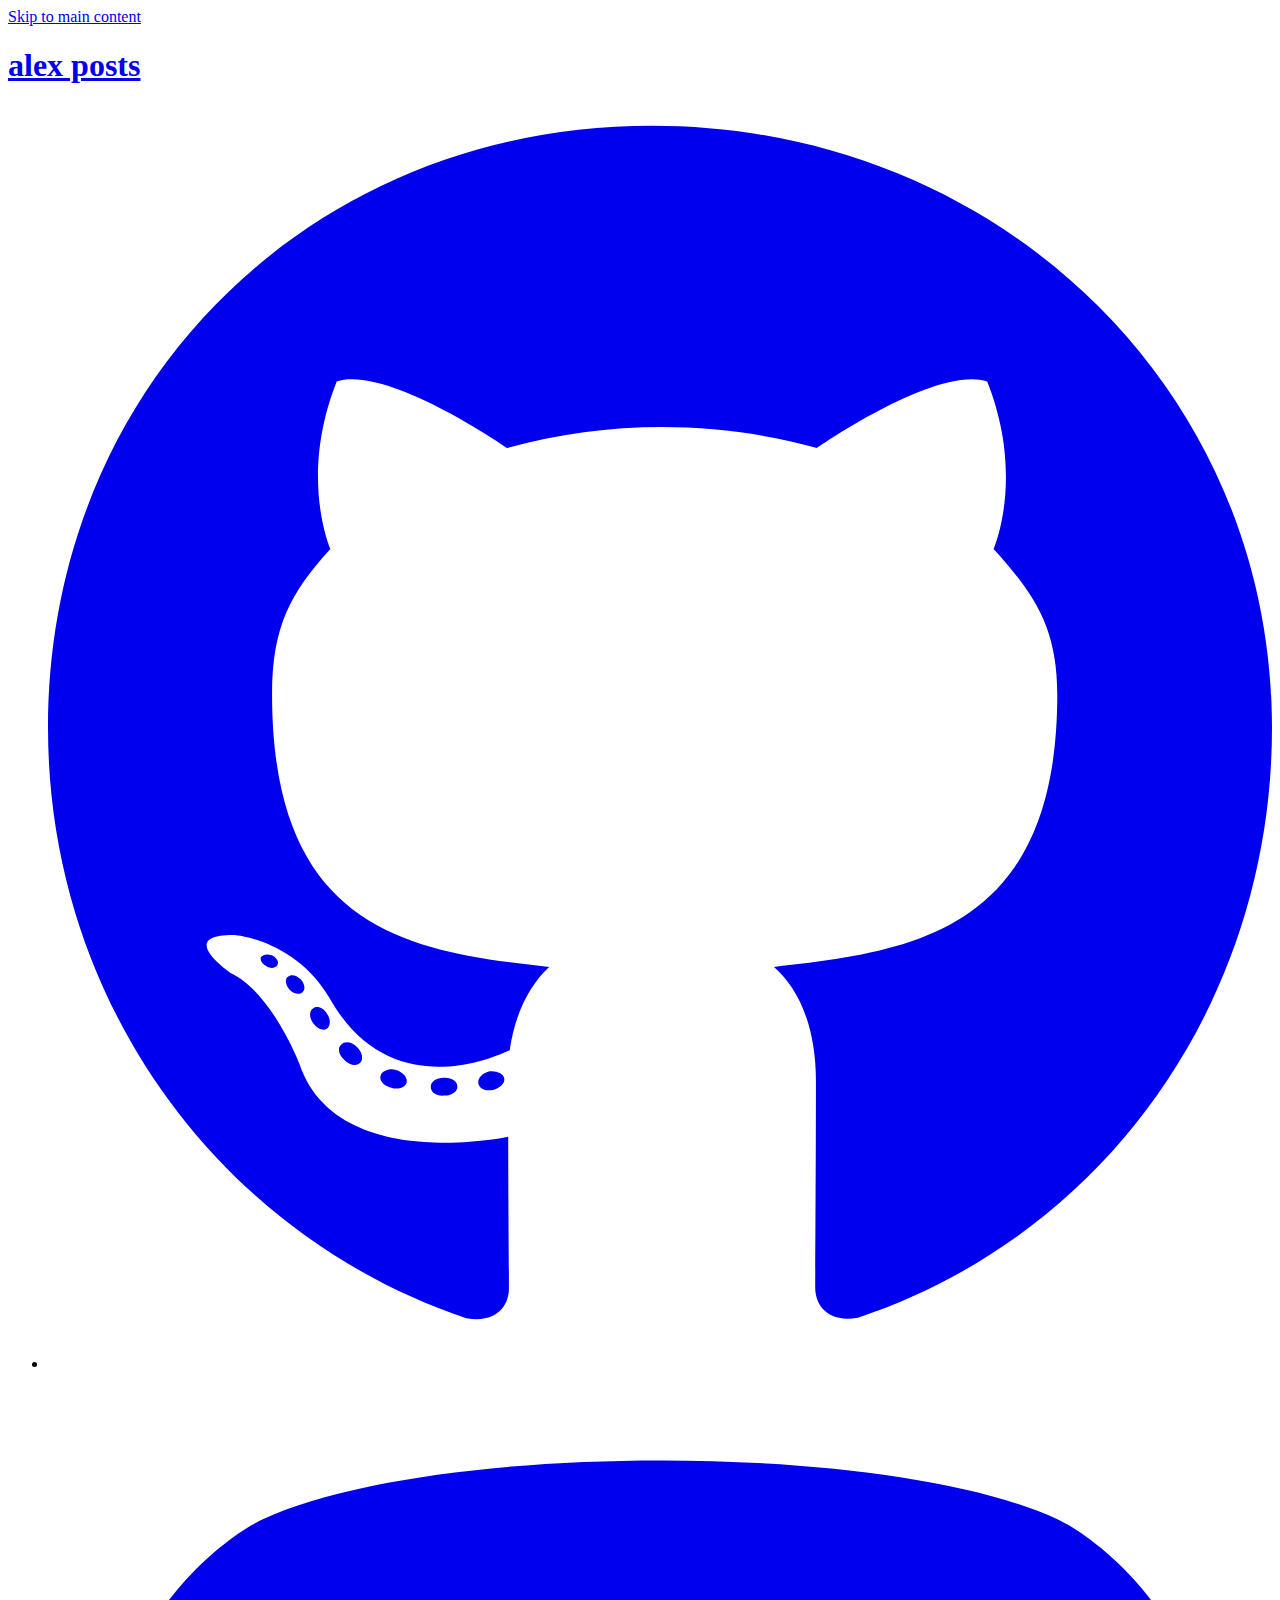
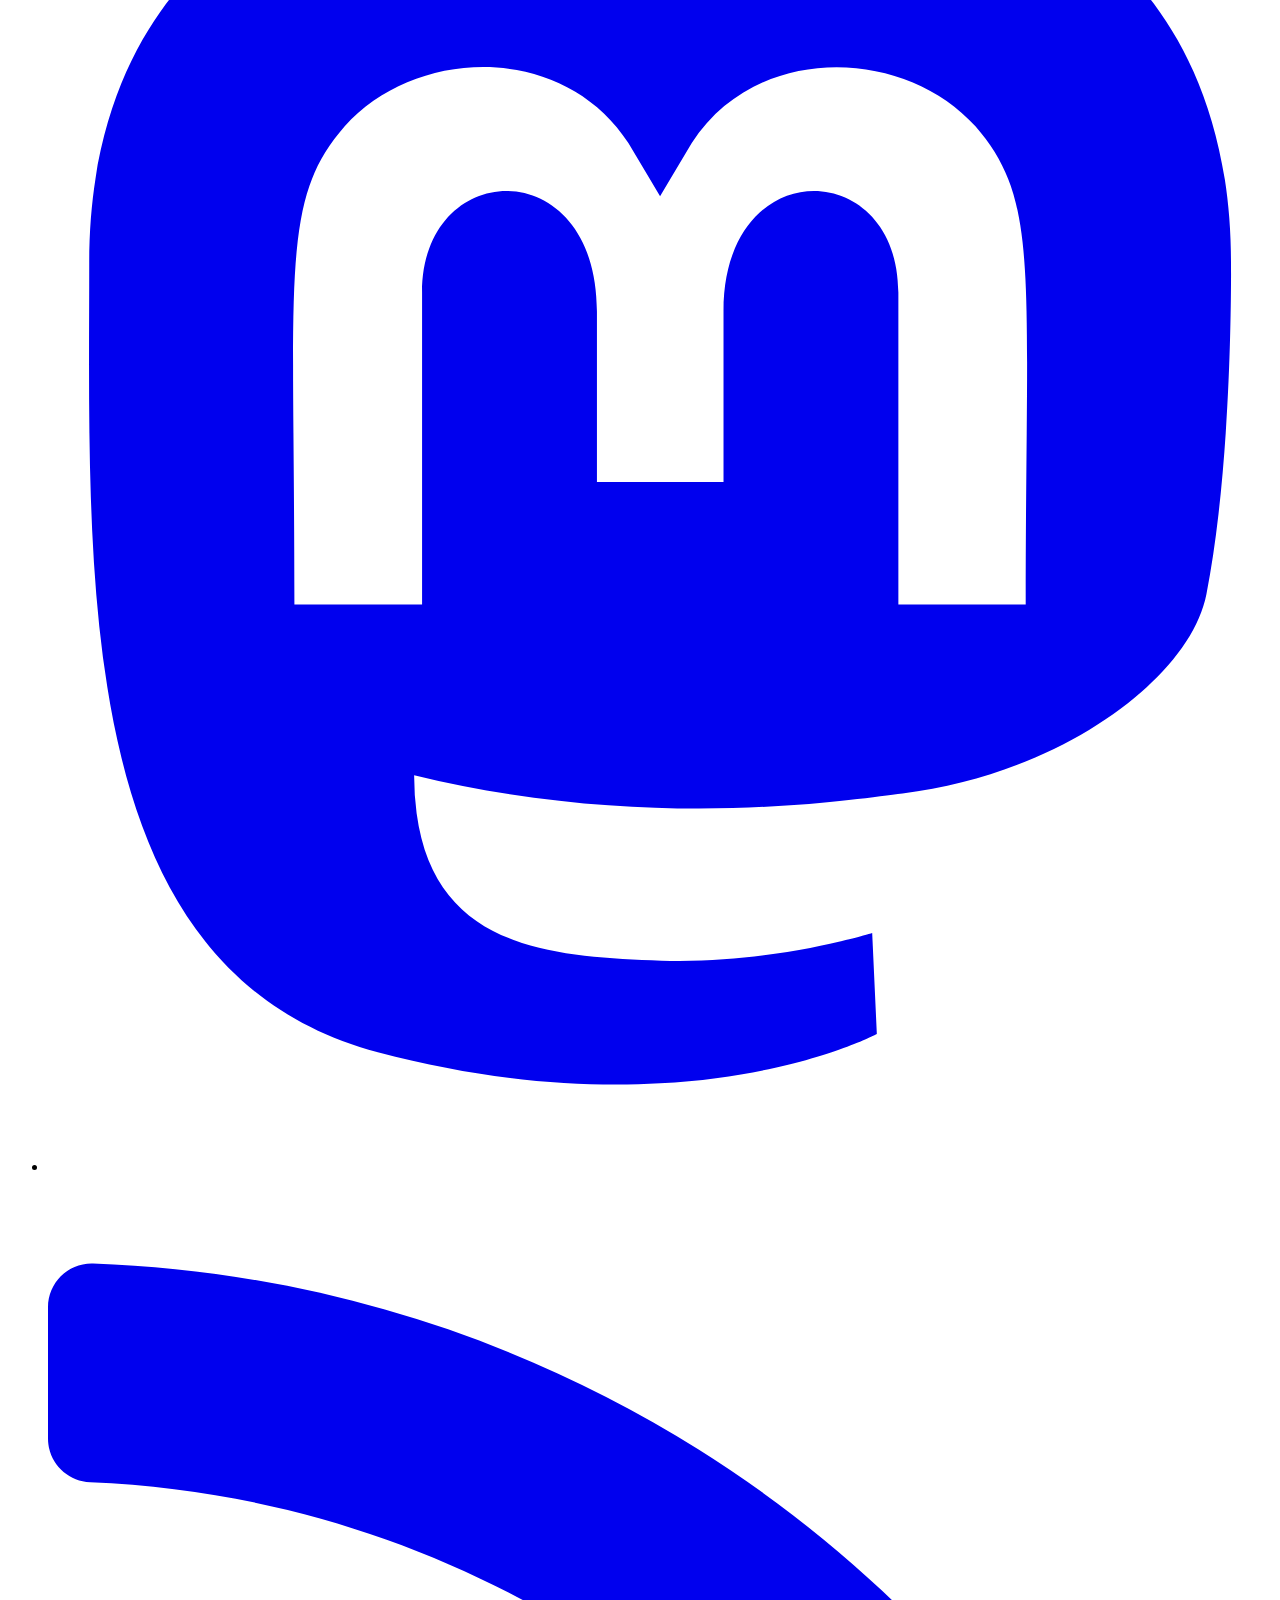
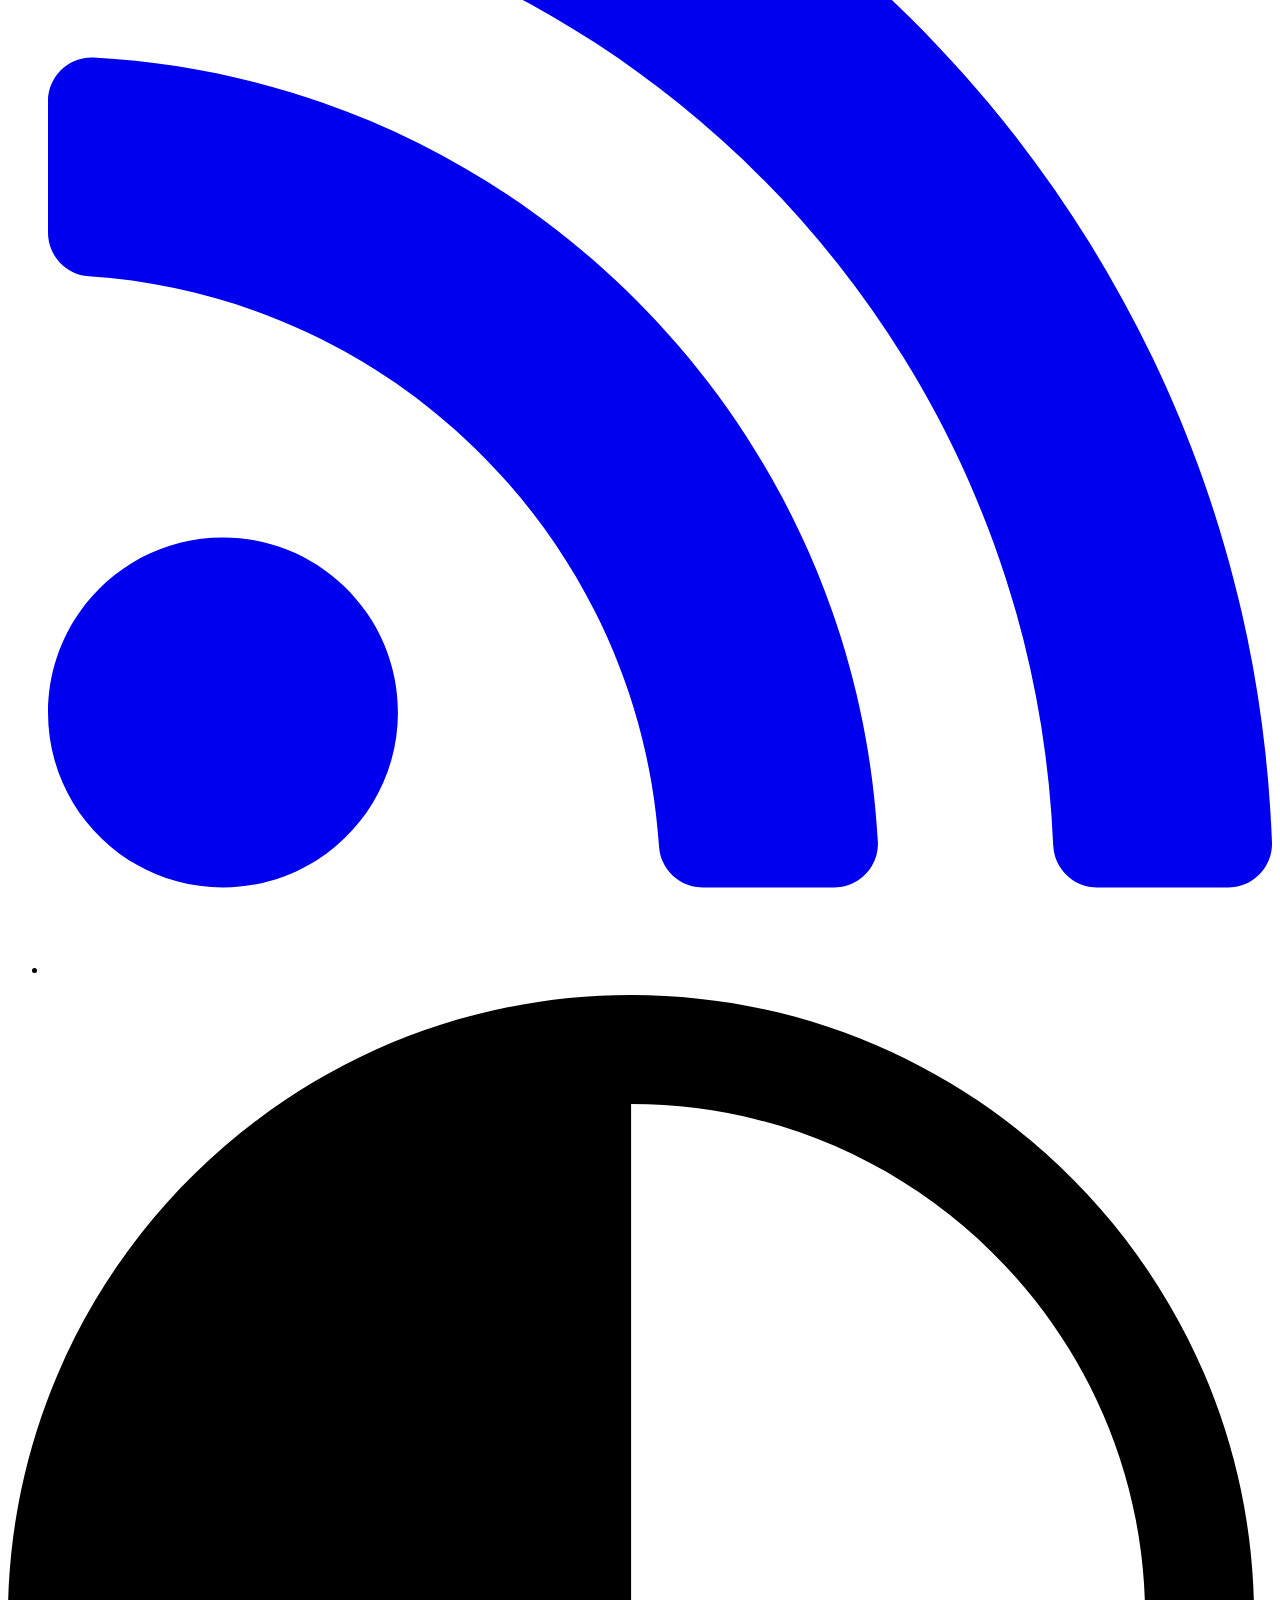
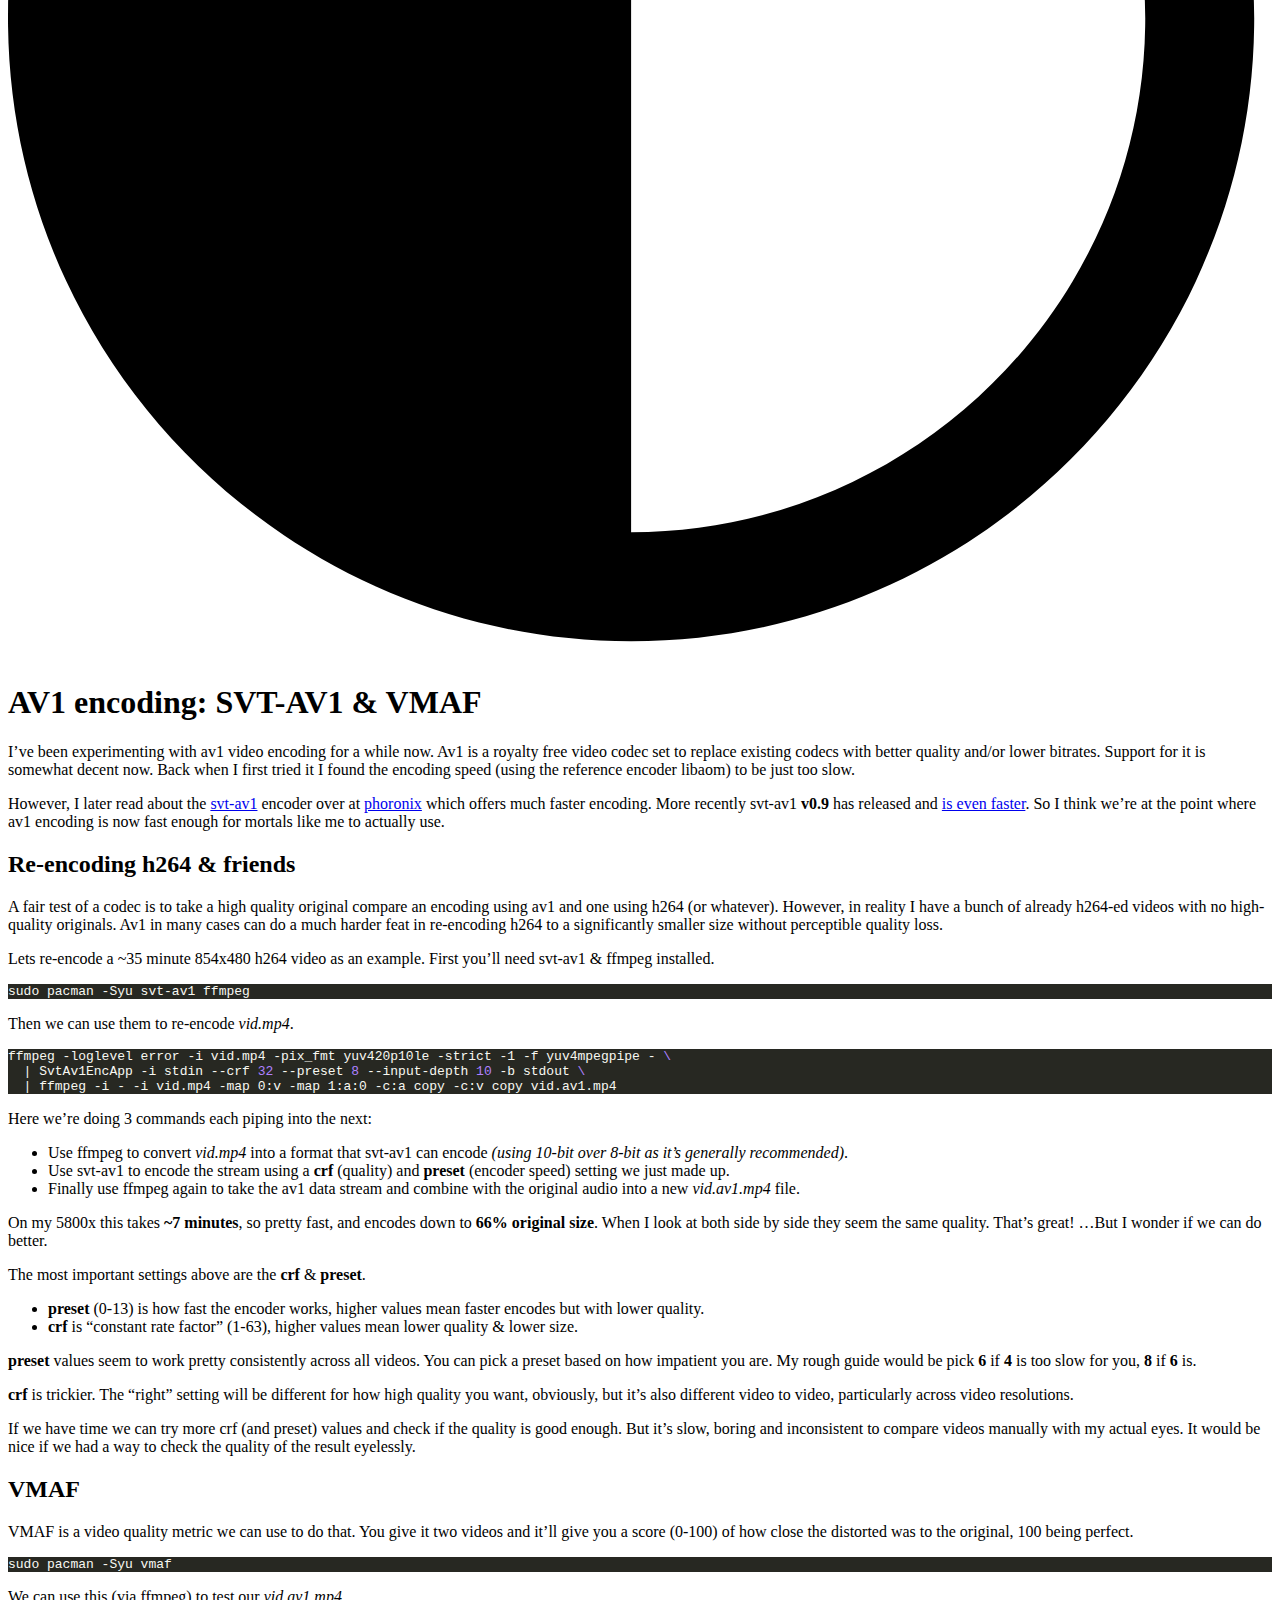
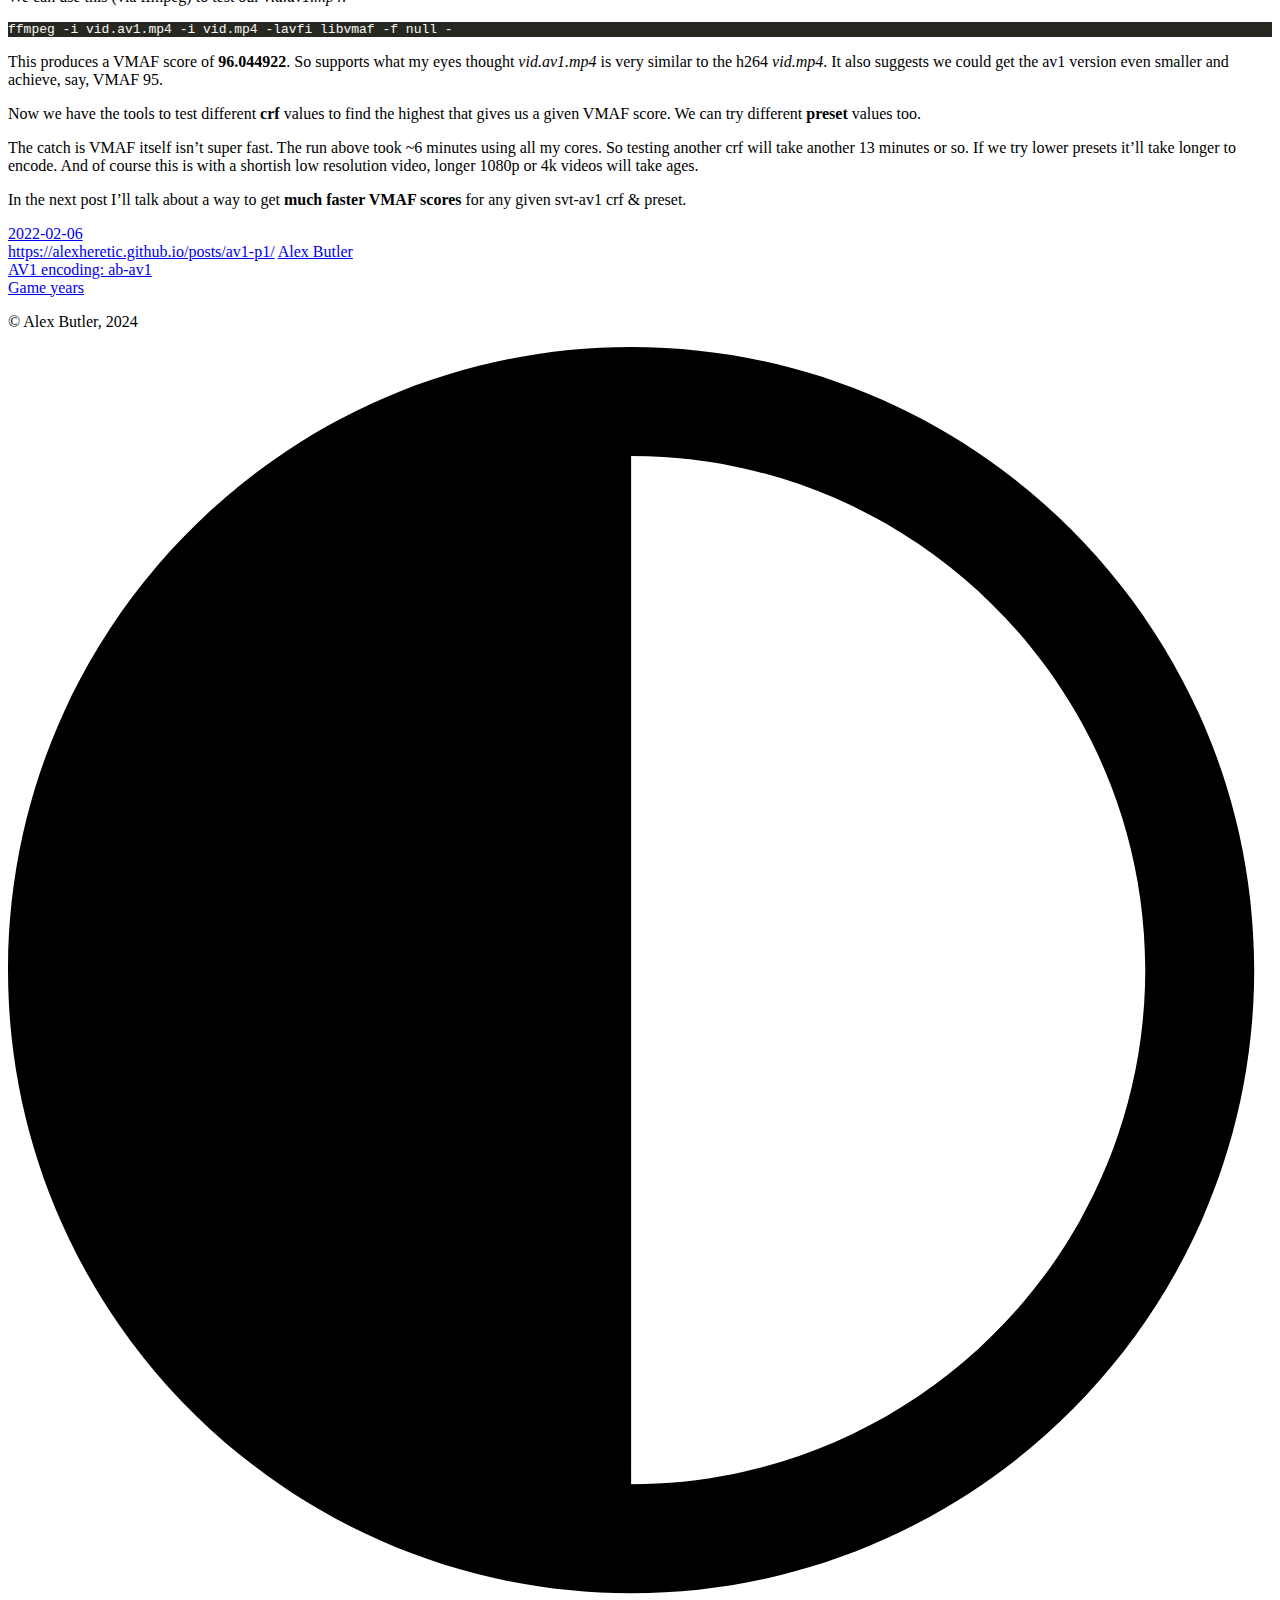
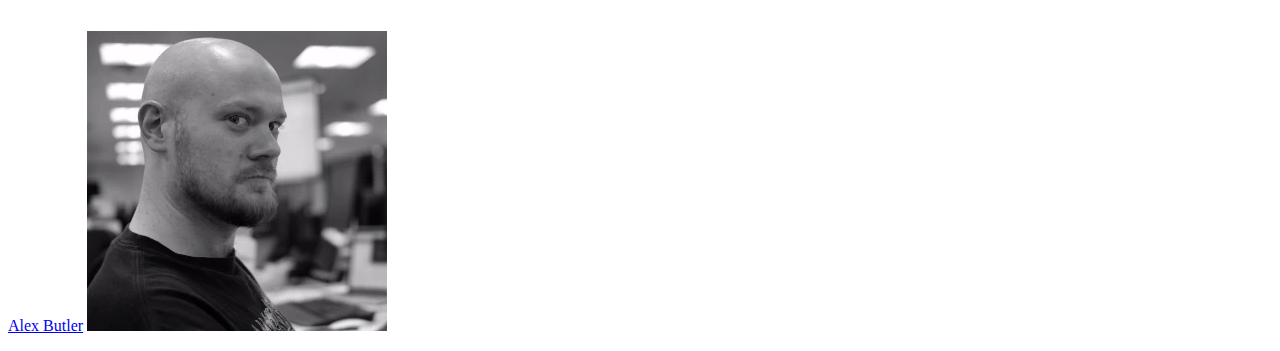
<file: posts/av1-p1/index.html>
<!doctype html><html lang=en-gb data-theme><head><meta charset=utf-8><meta name=HandheldFriendly content="True"><meta name=viewport content="width=device-width,initial-scale=1"><meta name=referrer content="no-referrer-when-downgrade"><title>AV1 encoding: SVT-AV1 & VMAF - alex posts</title>
<meta name=description content="I&rsquo;ve been experimenting with av1 video encoding for a while now. Av1 is a royalty free video codec set to replace existing codecs with better quality and/or lower bitrates. Support for it is somewhat decent now. Back when I first tried it I found the encoding speed (using the reference encoder libaom) to be just too slow.
However, I later read about the svt-av1 encoder over at phoronix which offers much faster encoding."><link rel=icon type=image/x-icon href=https://alexheretic.github.io/favicon.ico><link rel=apple-touch-icon-precomposed href=https://alexheretic.github.io/favicon.png><style>body{visibility:hidden;opacity:0}</style><noscript><style>body{visibility:visible;opacity:1}</style></noscript><link rel=stylesheet href=https://alexheretic.github.io/css/style.min.cb6f57b286a1f09223c013270b2706d7691a837dab35f1e96726d8029b8222b7.css integrity="sha256-y29Xsoah8JIjwBMnCycG12kag32rNfHpZybYApuCIrc="><script src=https://alexheretic.github.io/js/script.min.74bf1a3fcf1af396efa4acf3e660e876b61a2153ab9cbe1893ac24ea6d4f94ee.js type=text/javascript integrity="sha256-dL8aP88a85bvpKzz5mDodrYaIVOrnL4Yk6wk6m1PlO4="></script><meta property="og:url" content="https://alexheretic.github.io/posts/av1-p1/"><meta property="og:site_name" content="alex posts"><meta property="og:title" content="AV1 encoding: SVT-AV1 & VMAF"><meta property="og:description" content="I’ve been experimenting with av1 video encoding for a while now. Av1 is a royalty free video codec set to replace existing codecs with better quality and/or lower bitrates. Support for it is somewhat decent now. Back when I first tried it I found the encoding speed (using the reference encoder libaom) to be just too slow.
However, I later read about the svt-av1 encoder over at phoronix which offers much faster encoding."><meta property="og:locale" content="en_gb"><meta property="og:type" content="article"><meta property="article:section" content="posts"><meta property="article:published_time" content="2022-02-06T00:00:00+00:00"><meta property="article:modified_time" content="2022-02-06T00:00:00+00:00"><meta name=twitter:card content="summary"><meta name=twitter:title content="AV1 encoding: SVT-AV1 & VMAF"><meta name=twitter:description content="I’ve been experimenting with av1 video encoding for a while now. Av1 is a royalty free video codec set to replace existing codecs with better quality and/or lower bitrates. Support for it is somewhat decent now. Back when I first tried it I found the encoding speed (using the reference encoder libaom) to be just too slow.
However, I later read about the svt-av1 encoder over at phoronix which offers much faster encoding."></head><body><a class=skip-main href=#main>Skip to main content</a><div class=container><header class=common-header><div class=header-top><div class=header-top-left><h1 class=site-title><a href=/>alex posts</a></h1><ul class=social-icons><li><a href=https://github.com/alexheretic title=Github rel=me><span class=inline-svg><svg viewBox="0 0 496 512"><path fill="currentcolor" d="M165.9 397.4c0 2-2.3 3.6-5.2 3.6-3.3.3-5.6-1.3-5.6-3.6.0-2 2.3-3.6 5.2-3.6 3-.3 5.6 1.3 5.6 3.6zm-31.1-4.5c-.7 2 1.3 4.3 4.3 4.9 2.6 1 5.6.0 6.2-2s-1.3-4.3-4.3-5.2c-2.6-.7-5.5.3-6.2 2.3zm44.2-1.7c-2.9.7-4.9 2.6-4.6 4.9.3 2 2.9 3.3 5.9 2.6 2.9-.7 4.9-2.6 4.6-4.6-.3-1.9-3-3.2-5.9-2.9zM244.8 8C106.1 8 0 113.3.0 252c0 110.9 69.8 205.8 169.5 239.2 12.8 2.3 17.3-5.6 17.3-12.1.0-6.2-.3-40.4-.3-61.4.0.0-70 15-84.7-29.8.0.0-11.4-29.1-27.8-36.6.0.0-22.9-15.7 1.6-15.4.0.0 24.9 2 38.6 25.8 21.9 38.6 58.6 27.5 72.9 20.9 2.3-16 8.8-27.1 16-33.7-55.9-6.2-112.3-14.3-112.3-110.5.0-27.5 7.6-41.3 23.6-58.9-2.6-6.5-11.1-33.3 2.6-67.9 20.9-6.5 69 27 69 27 20-5.6 41.5-8.5 62.8-8.5s42.8 2.9 62.8 8.5c0 0 48.1-33.6 69-27 13.7 34.7 5.2 61.4 2.6 67.9 16 17.7 25.8 31.5 25.8 58.9.0 96.5-58.9 104.2-114.8 110.5 9.2 7.9 17 22.9 17 46.4.0 33.7-.3 75.4-.3 83.6.0 6.5 4.6 14.4 17.3 12.1C428.2 457.8 496 362.9 496 252 496 113.3 383.5 8 244.8 8zM97.2 352.9c-1.3 1-1 3.3.7 5.2 1.6 1.6 3.9 2.3 5.2 1 1.3-1 1-3.3-.7-5.2-1.6-1.6-3.9-2.3-5.2-1zm-10.8-8.1c-.7 1.3.3 2.9 2.3 3.9 1.6 1 3.6.7 4.3-.7.7-1.3-.3-2.9-2.3-3.9-2-.6-3.6-.3-4.3.7zm32.4 35.6c-1.6 1.3-1 4.3 1.3 6.2 2.3 2.3 5.2 2.6 6.5 1 1.3-1.3.7-4.3-1.3-6.2-2.2-2.3-5.2-2.6-6.5-1zm-11.4-14.7c-1.6 1-1.6 3.6.0 5.9 1.6 2.3 4.3 3.3 5.6 2.3 1.6-1.3 1.6-3.9.0-6.2-1.4-2.3-4-3.3-5.6-2z"/></svg></span></a></li><li><a href=https://fosstodon.org/@alexbigab title=Mastodon rel=me><span class=inline-svg><svg viewBox="0 0 448 512"><path fill="currentcolor" d="M433 179.11c0-97.2-63.71-125.7-63.71-125.7-62.52-28.7-228.56-28.4-290.48.0.0.0-63.72 28.5-63.72 125.7.0 115.7-6.6 259.4 105.63 289.1 40.51 10.7 75.32 13 103.33 11.4 50.81-2.8 79.32-18.1 79.32-18.1l-1.7-36.9s-36.31 11.4-77.12 10.1c-40.41-1.4-83-4.4-89.63-54a102.54 102.54.0 01-.9-13.9c85.63 20.9 158.65 9.1 178.75 6.7 56.12-6.7 105-41.3 111.23-72.9 9.8-49.8 9-121.5 9-121.5zm-75.12 125.2h-46.63v-114.2c0-49.7-64-51.6-64 6.9v62.5h-46.33V197c0-58.5-64-56.6-64-6.9v114.2H90.19c0-122.1-5.2-147.9 18.41-175 25.9-28.9 79.82-30.8 103.83 6.1l11.6 19.5 11.6-19.5c24.11-37.1 78.12-34.8 103.83-6.1 23.71 27.3 18.4 53 18.4 175z"/></svg></span></a></li><li><a href=https://alexheretic.github.io/index.xml title=RSS rel=me><span class=inline-svg><svg viewBox="0 0 448 512"><path fill="currentcolor" d="M128.081 415.959c0 35.369-28.672 64.041-64.041 64.041S0 451.328.0 415.959s28.672-64.041 64.041-64.041 64.04 28.673 64.04 64.041zm175.66 47.25c-8.354-154.6-132.185-278.587-286.95-286.95C7.656 175.765.0 183.105.0 192.253v48.069c0 8.415 6.49 15.472 14.887 16.018 111.832 7.284 201.473 96.702 208.772 208.772.547 8.397 7.604 14.887 16.018 14.887h48.069c9.149.001 16.489-7.655 15.995-16.79zm144.249.288C439.596 229.677 251.465 40.445 16.503 32.01 7.473 31.686.0 38.981.0 48.016v48.068c0 8.625 6.835 15.645 15.453 15.999 191.179 7.839 344.627 161.316 352.465 352.465.353 8.618 7.373 15.453 15.999 15.453h48.068c9.034-.001 16.329-7.474 16.005-16.504z"/></svg></span></a></li></ul></div><div class=header-top-right><div class=theme-switcher><span class=inline-svg><svg xmlns:xlink="http://www.w3.org/1999/xlink" viewBox="0 0 290 290"><path fill="currentcolor" d="M142.959.0C64.131.0.0 64.132.0 142.96s64.131 142.959 142.959 142.959 142.96-64.131 142.96-142.959C285.919 64.132 221.787.0 142.959.0zm0 260.919V142.96 25c65.043.0 117.96 52.917 117.96 117.96.0 65.043-52.917 117.959-117.96 117.959z"/></svg></span></div><script>const STORAGE_KEY="user-color-scheme",defaultTheme="dark";let currentTheme,switchButton,autoDefinedScheme=window.matchMedia("(prefers-color-scheme: dark)");const autoChangeScheme=e=>{currentTheme=e.matches?"dark":"light",document.documentElement.setAttribute("data-theme",currentTheme)};document.addEventListener("DOMContentLoaded",function(){switchButton=document.querySelector(".theme-switcher"),currentTheme=detectCurrentScheme(),currentTheme=="dark"&&document.documentElement.setAttribute("data-theme","dark"),currentTheme=="auto"&&(autoChangeScheme(autoDefinedScheme),autoDefinedScheme.addListener(autoChangeScheme)),switchButton&&switchButton.addEventListener("click",switchTheme,!1),showContent()});function detectCurrentScheme(){return localStorage!==null&&localStorage.getItem(STORAGE_KEY)?localStorage.getItem(STORAGE_KEY):defaultTheme?defaultTheme:window.matchMedia?window.matchMedia("(prefers-color-scheme: dark)").matches?"dark":"light":"light"}function switchTheme(){currentTheme=="dark"?(localStorage!==null&&localStorage.setItem(STORAGE_KEY,"light"),document.documentElement.setAttribute("data-theme","light"),currentTheme="light"):(localStorage!==null&&localStorage.setItem(STORAGE_KEY,"dark"),document.documentElement.setAttribute("data-theme","dark"),currentTheme="dark")}function showContent(){document.body.style.visibility="visible",document.body.style.opacity=1}</script></div></div><nav></nav></header><main id=main tabindex=-1><article class="post h-entry"><div class=post-header><header><h1 class="p-name post-title">AV1 encoding: SVT-AV1 & VMAF</h1></header></div><div class="content e-content"><p>I&rsquo;ve been experimenting with av1 video encoding for a while now. Av1 is a royalty free video codec set to replace existing codecs with better quality and/or lower bitrates. Support for it is somewhat decent now. Back when I first tried it I found the encoding speed (using the reference encoder libaom) to be just too slow.</p><p>However, I later read about the <a href=https://gitlab.com/AOMediaCodec/SVT-AV1>svt-av1</a> encoder over at <a href=https://www.phoronix.com>phoronix</a> which offers much faster encoding. More recently svt-av1 <strong>v0.9</strong> has released and <a href="https://www.phoronix.com/scan.php?page=article&amp;item=svt-av1-09&amp;num=1">is even faster</a>. So I think we&rsquo;re at the point where av1 encoding is now fast enough for mortals like me to actually use.</p><h2 id=re-encoding-h264--friends>Re-encoding h264 & friends
<span><a href=#re-encoding-h264--friends><svg viewBox="0 0 28 23" height="100%" width="19"><path d="M10 13a5 5 0 007.54.54l3-3a5 5 0 00-7.07-7.07l-1.72 1.71" fill="none" stroke-linecap="round" stroke-miterlimit="10" stroke-width="2"/><path d="M14 11a5 5 0 00-7.54-.54l-3 3a5 5 0 007.07 7.07l1.71-1.71" fill="none" stroke-linecap="round" stroke-miterlimit="10" stroke-width="2"/></svg></a></span></h2><p>A fair test of a codec is to take a high quality original compare an encoding using av1 and one using h264 (or whatever). However, in reality I have a bunch of already h264-ed videos with no high-quality originals. Av1 in many cases can do a much harder feat in re-encoding h264 to a significantly smaller size without perceptible quality loss.</p><p>Lets re-encode a ~35 minute 854x480 h264 video as an example. First you&rsquo;ll need svt-av1 & ffmpeg installed.</p><div class=highlight><pre tabindex=0 style=color:#f8f8f2;background-color:#272822;-moz-tab-size:4;-o-tab-size:4;tab-size:4><code class=language-sh data-lang=sh><span style=display:flex><span>sudo pacman -Syu svt-av1 ffmpeg
</span></span></code></pre></div><p>Then we can use them to re-encode <em>vid.mp4</em>.</p><div class=highlight><pre tabindex=0 style=color:#f8f8f2;background-color:#272822;-moz-tab-size:4;-o-tab-size:4;tab-size:4><code class=language-sh data-lang=sh><span style=display:flex><span>ffmpeg -loglevel error -i vid.mp4 -pix_fmt yuv420p10le -strict -1 -f yuv4mpegpipe - <span style=color:#ae81ff>\
</span></span></span><span style=display:flex><span><span style=color:#ae81ff></span>  | SvtAv1EncApp -i stdin --crf <span style=color:#ae81ff>32</span> --preset <span style=color:#ae81ff>8</span> --input-depth <span style=color:#ae81ff>10</span> -b stdout <span style=color:#ae81ff>\
</span></span></span><span style=display:flex><span><span style=color:#ae81ff></span>  | ffmpeg -i - -i vid.mp4 -map 0:v -map 1:a:0 -c:a copy -c:v copy vid.av1.mp4
</span></span></code></pre></div><p>Here we&rsquo;re doing 3 commands each piping into the next:</p><ul><li>Use ffmpeg to convert <em>vid.mp4</em> into a format that svt-av1 can encode <em>(using 10-bit over 8-bit as it&rsquo;s generally recommended)</em>.</li><li>Use svt-av1 to encode the stream using a <strong>crf</strong> (quality) and <strong>preset</strong> (encoder speed) setting we just made up.</li><li>Finally use ffmpeg again to take the av1 data stream and combine with the original audio into a new <em>vid.av1.mp4</em> file.</li></ul><p>On my 5800x this takes <strong>~7 minutes</strong>, so pretty fast, and encodes down to <strong>66% original size</strong>. When I look at both side by side they seem the same quality. That&rsquo;s great! &mldr;But I wonder if we can do better.</p><p>The most important settings above are the <strong>crf</strong> & <strong>preset</strong>.</p><ul><li><strong>preset</strong> (0-13) is how fast the encoder works, higher values mean faster encodes but with lower quality.</li><li><strong>crf</strong> is &ldquo;constant rate factor&rdquo; (1-63), higher values mean lower quality & lower size.</li></ul><p><strong>preset</strong> values seem to work pretty consistently across all videos. You can pick a preset based on how impatient you are. My rough guide would be pick <strong>6</strong> if <strong>4</strong> is too slow for you, <strong>8</strong> if <strong>6</strong> is.</p><p><strong>crf</strong> is trickier. The &ldquo;right&rdquo; setting will be different for how high quality you want, obviously, but it&rsquo;s also different video to video, particularly across video resolutions.</p><p>If we have time we can try more crf (and preset) values and check if the quality is good enough. But it&rsquo;s slow, boring and inconsistent to compare videos manually with my actual eyes. It would be nice if we had a way to check the quality of the result eyelessly.</p><h2 id=vmaf>VMAF
<span><a href=#vmaf><svg viewBox="0 0 28 23" height="100%" width="19"><path d="M10 13a5 5 0 007.54.54l3-3a5 5 0 00-7.07-7.07l-1.72 1.71" fill="none" stroke-linecap="round" stroke-miterlimit="10" stroke-width="2"/><path d="M14 11a5 5 0 00-7.54-.54l-3 3a5 5 0 007.07 7.07l1.71-1.71" fill="none" stroke-linecap="round" stroke-miterlimit="10" stroke-width="2"/></svg></a></span></h2><p>VMAF is a video quality metric we can use to do that. You give it two videos and it&rsquo;ll give you a score (0-100) of how close the distorted was to the original, 100 being perfect.</p><div class=highlight><pre tabindex=0 style=color:#f8f8f2;background-color:#272822;-moz-tab-size:4;-o-tab-size:4;tab-size:4><code class=language-sh data-lang=sh><span style=display:flex><span>sudo pacman -Syu vmaf
</span></span></code></pre></div><p>We can use this (via ffmpeg) to test our <em>vid.av1.mp4</em>.</p><div class=highlight><pre tabindex=0 style=color:#f8f8f2;background-color:#272822;-moz-tab-size:4;-o-tab-size:4;tab-size:4><code class=language-sh data-lang=sh><span style=display:flex><span>ffmpeg -i vid.av1.mp4 -i vid.mp4 -lavfi libvmaf -f null -
</span></span></code></pre></div><p>This produces a VMAF score of <strong>96.044922</strong>. So supports what my eyes thought <em>vid.av1.mp4</em> is very similar to the h264 <em>vid.mp4</em>. It also suggests we could get the av1 version even smaller and achieve, say, VMAF 95.</p><p>Now we have the tools to test different <strong>crf</strong> values to find the highest that gives us a given VMAF score. We can try different <strong>preset</strong> values too.</p><p>The catch is VMAF itself isn&rsquo;t super fast. The run above took ~6 minutes using all my cores. So testing another crf will take another 13 minutes or so. If we try lower presets it&rsquo;ll take longer to encode. And of course this is with a shortish low resolution video, longer 1080p or 4k videos will take ages.</p><p>In the next post I&rsquo;ll talk about a way to get <strong>much faster VMAF scores</strong> for any given svt-av1 crf & preset.</p></div><div class=post-info><div class="post-date dt-published"><a class=u-url href=/posts/av1-p1/><time datetime=2022-02-06>2022-02-06</time></a></div><a class="post-hidden-url u-url" href=https://alexheretic.github.io/posts/av1-p1/>https://alexheretic.github.io/posts/av1-p1/</a>
<a href=https://alexheretic.github.io/ class="p-name p-author post-hidden-author h-card" rel=me>Alex Butler</a><div class=post-taxonomies></div></div></article><div class="pagination post-pagination"><div class="left pagination-item"><a href=/posts/ab-av1/>AV1 encoding: ab-av1</a></div><div class="right pagination-item"><a href=/posts/games/>Game years</a></div></div></main><footer class=common-footer><div class=common-footer-bottom><div class=copyright><p>© Alex Butler, 2024<br></p></div><div class=theme-switcher><span class=inline-svg><svg xmlns:xlink="http://www.w3.org/1999/xlink" viewBox="0 0 290 290"><path fill="currentcolor" d="M142.959.0C64.131.0.0 64.132.0 142.96s64.131 142.959 142.959 142.959 142.96-64.131 142.96-142.959C285.919 64.132 221.787.0 142.959.0zm0 260.919V142.96 25c65.043.0 117.96 52.917 117.96 117.96.0 65.043-52.917 117.959-117.96 117.959z"/></svg></span></div><script>const STORAGE_KEY="user-color-scheme",defaultTheme="dark";let currentTheme,switchButton,autoDefinedScheme=window.matchMedia("(prefers-color-scheme: dark)");const autoChangeScheme=e=>{currentTheme=e.matches?"dark":"light",document.documentElement.setAttribute("data-theme",currentTheme)};document.addEventListener("DOMContentLoaded",function(){switchButton=document.querySelector(".theme-switcher"),currentTheme=detectCurrentScheme(),currentTheme=="dark"&&document.documentElement.setAttribute("data-theme","dark"),currentTheme=="auto"&&(autoChangeScheme(autoDefinedScheme),autoDefinedScheme.addListener(autoChangeScheme)),switchButton&&switchButton.addEventListener("click",switchTheme,!1),showContent()});function detectCurrentScheme(){return localStorage!==null&&localStorage.getItem(STORAGE_KEY)?localStorage.getItem(STORAGE_KEY):defaultTheme?defaultTheme:window.matchMedia?window.matchMedia("(prefers-color-scheme: dark)").matches?"dark":"light":"light"}function switchTheme(){currentTheme=="dark"?(localStorage!==null&&localStorage.setItem(STORAGE_KEY,"light"),document.documentElement.setAttribute("data-theme","light"),currentTheme="light"):(localStorage!==null&&localStorage.setItem(STORAGE_KEY,"dark"),document.documentElement.setAttribute("data-theme","dark"),currentTheme="dark")}function showContent(){document.body.style.visibility="visible",document.body.style.opacity=1}</script></div><p class="h-card vcard"><a href=https://alexheretic.github.io/ class="p-name u-url url fn" rel=me>Alex Butler</a>
<img class=u-photo src=/images/me.webp></p></footer></div></body></html>
</file>
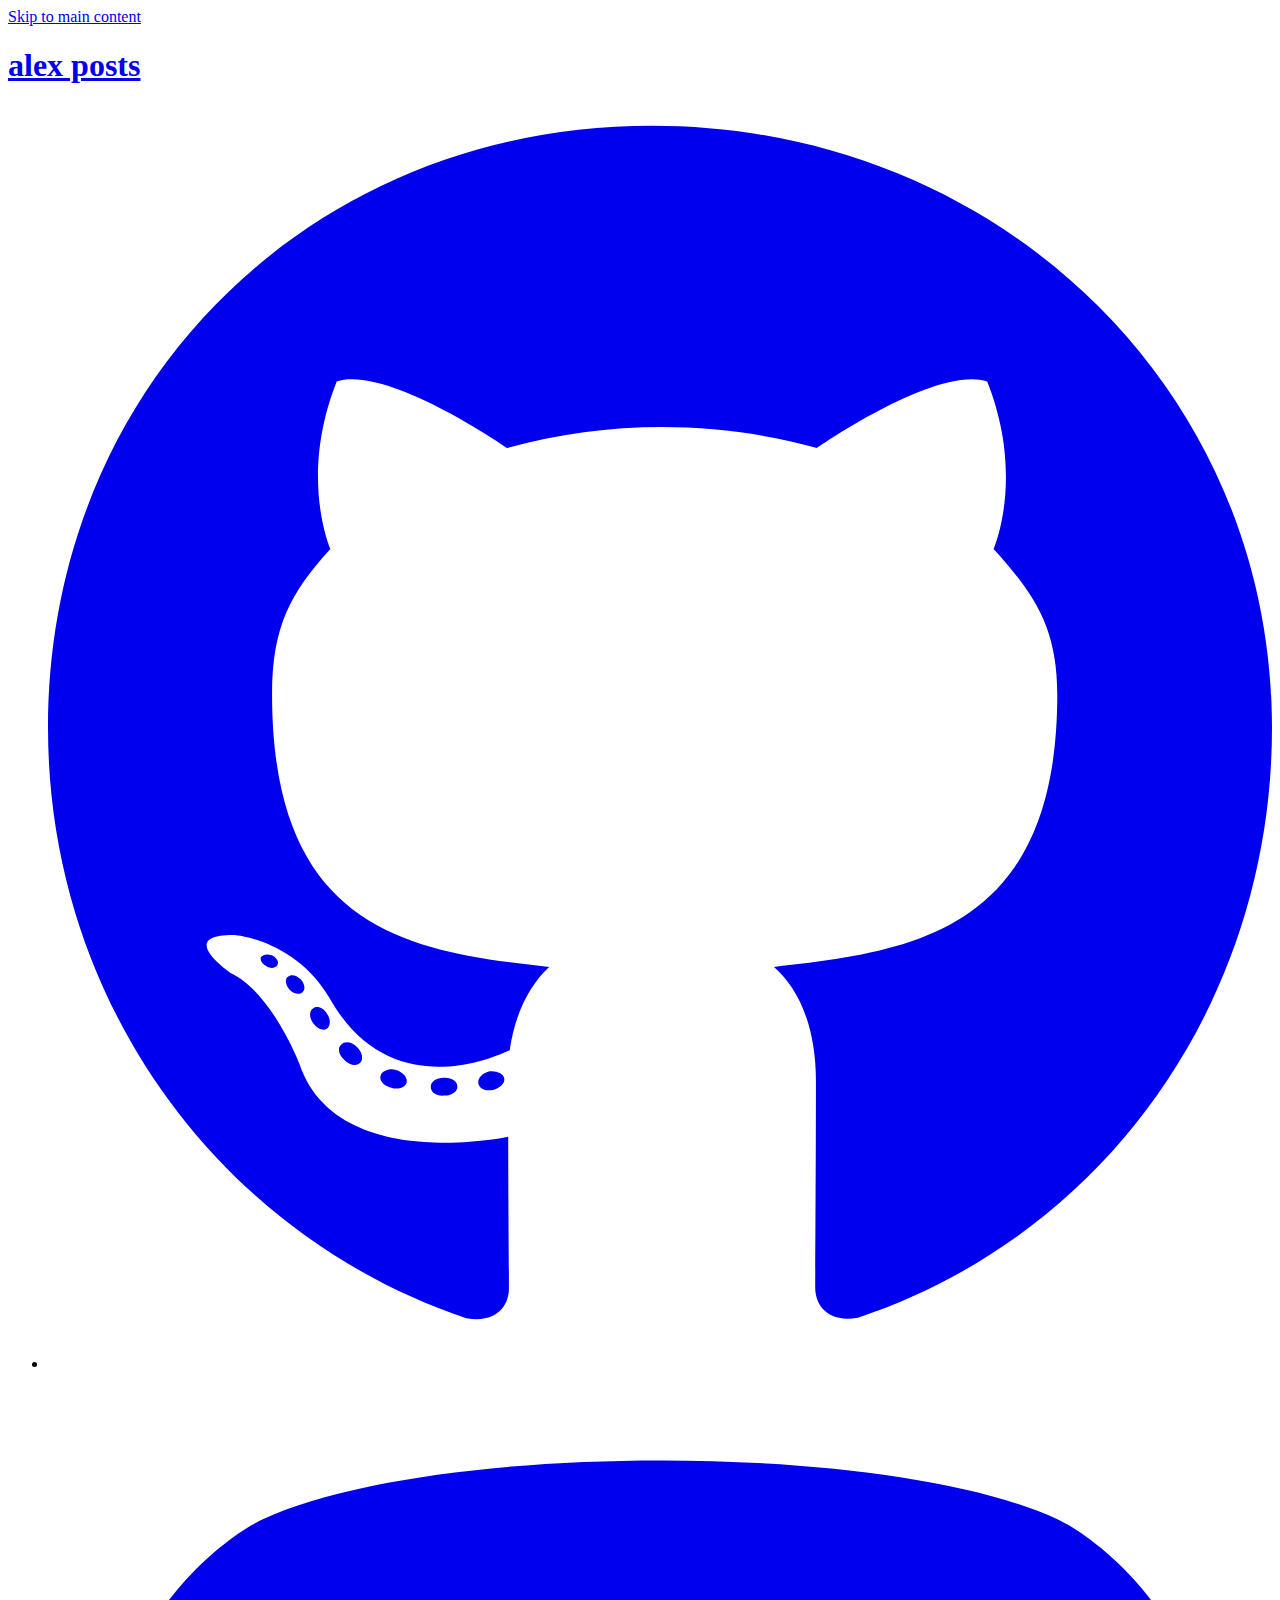
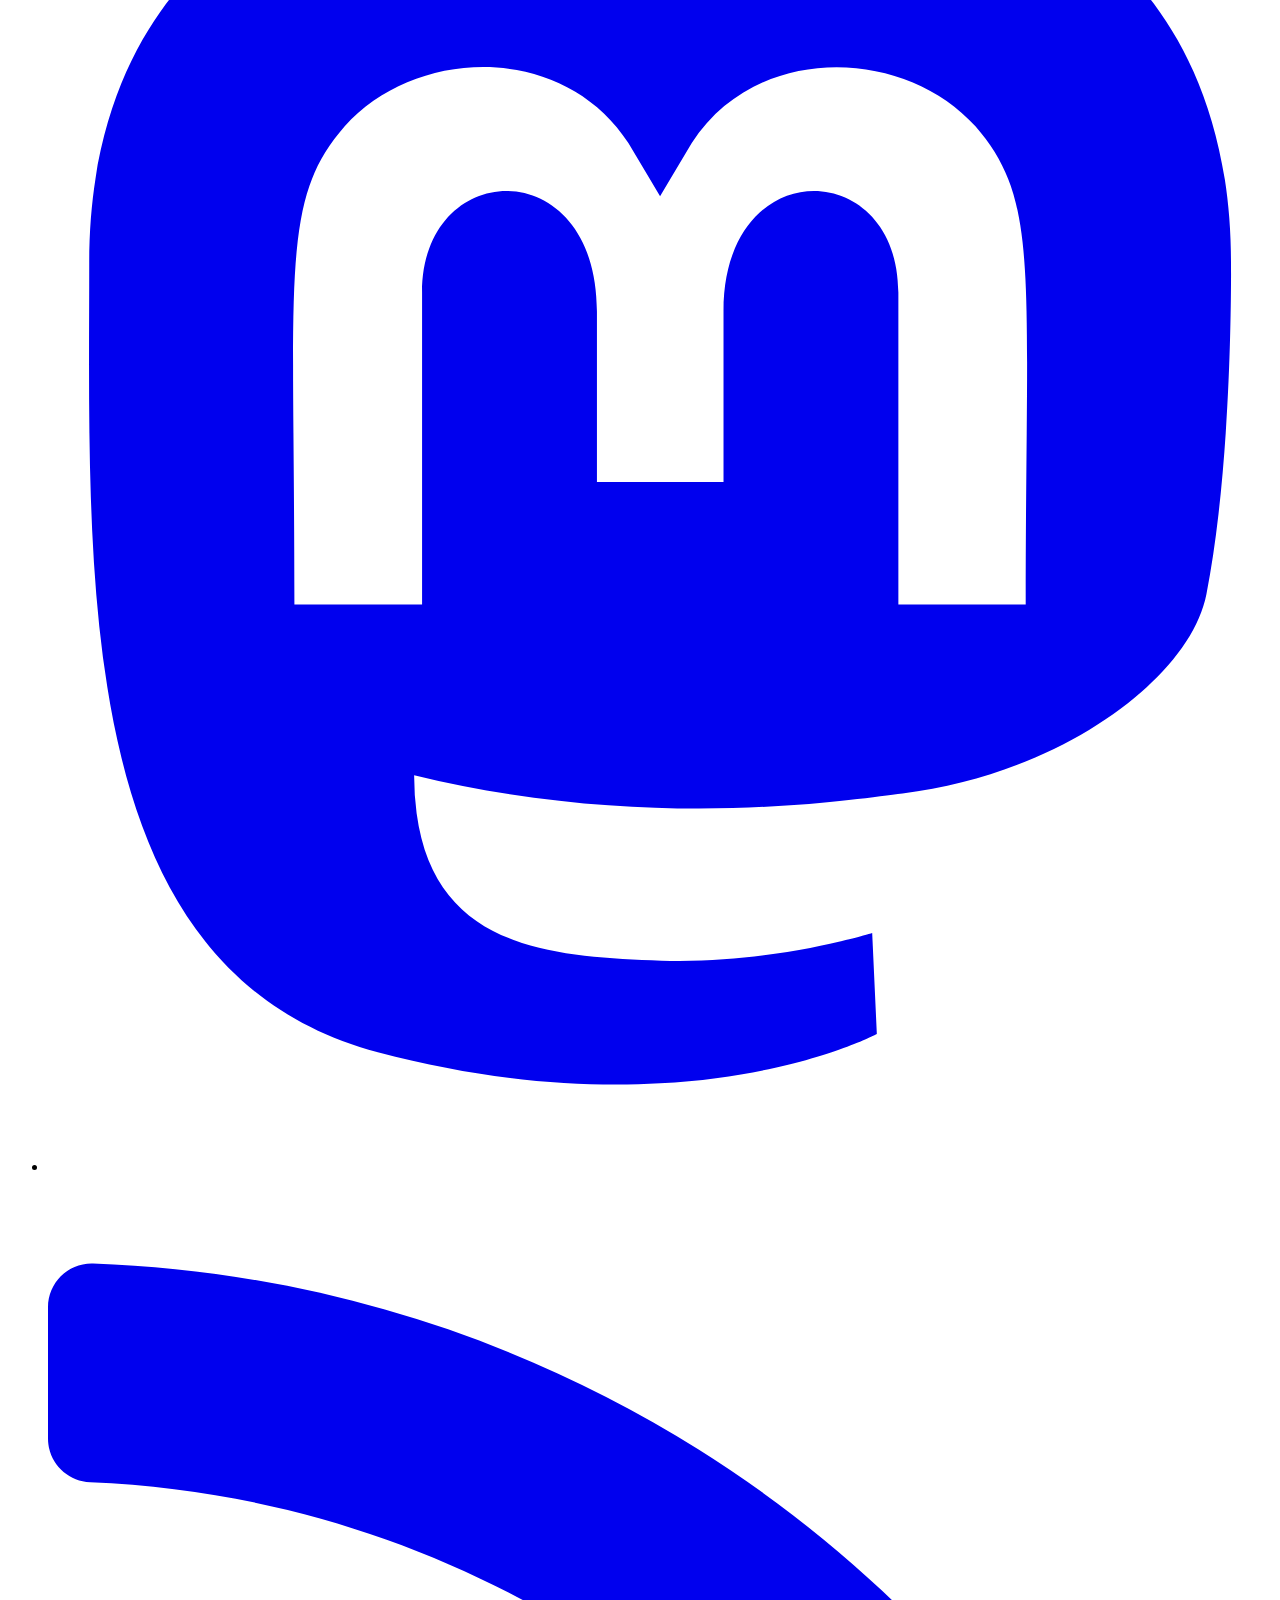
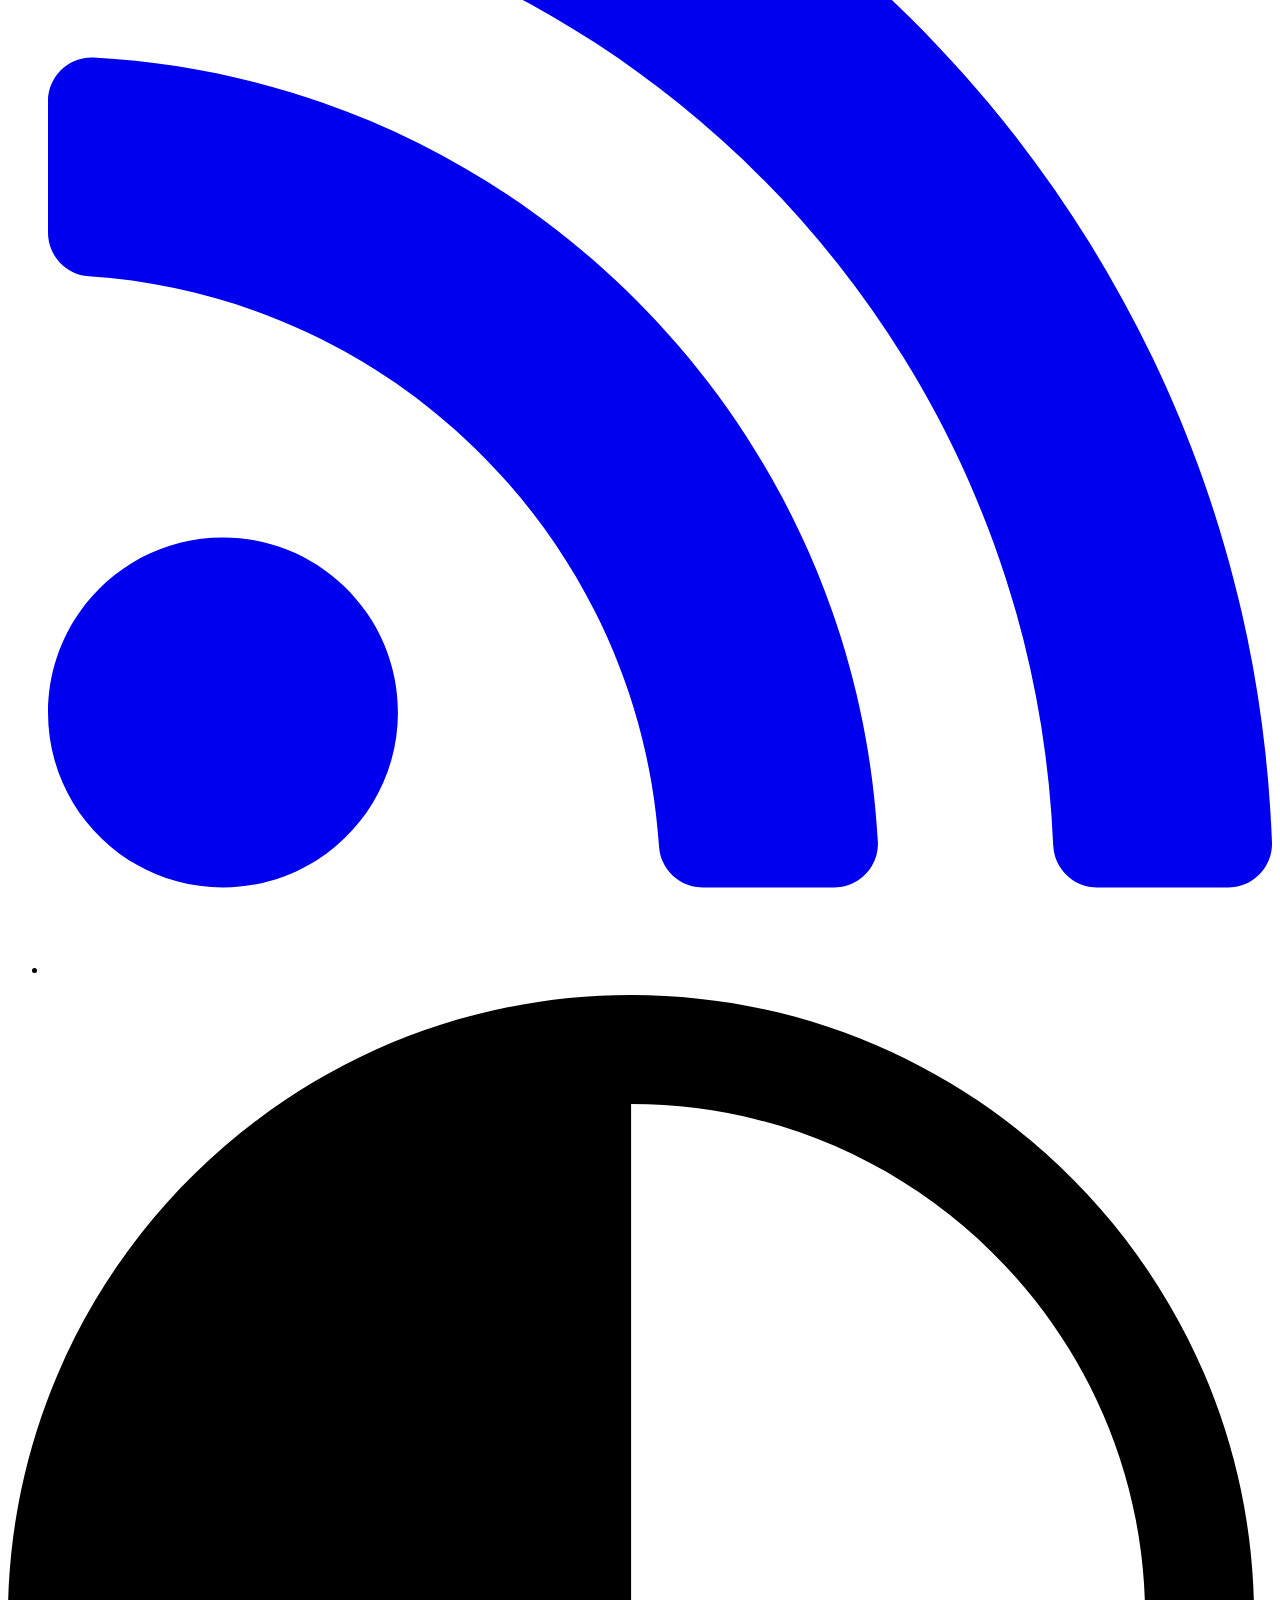
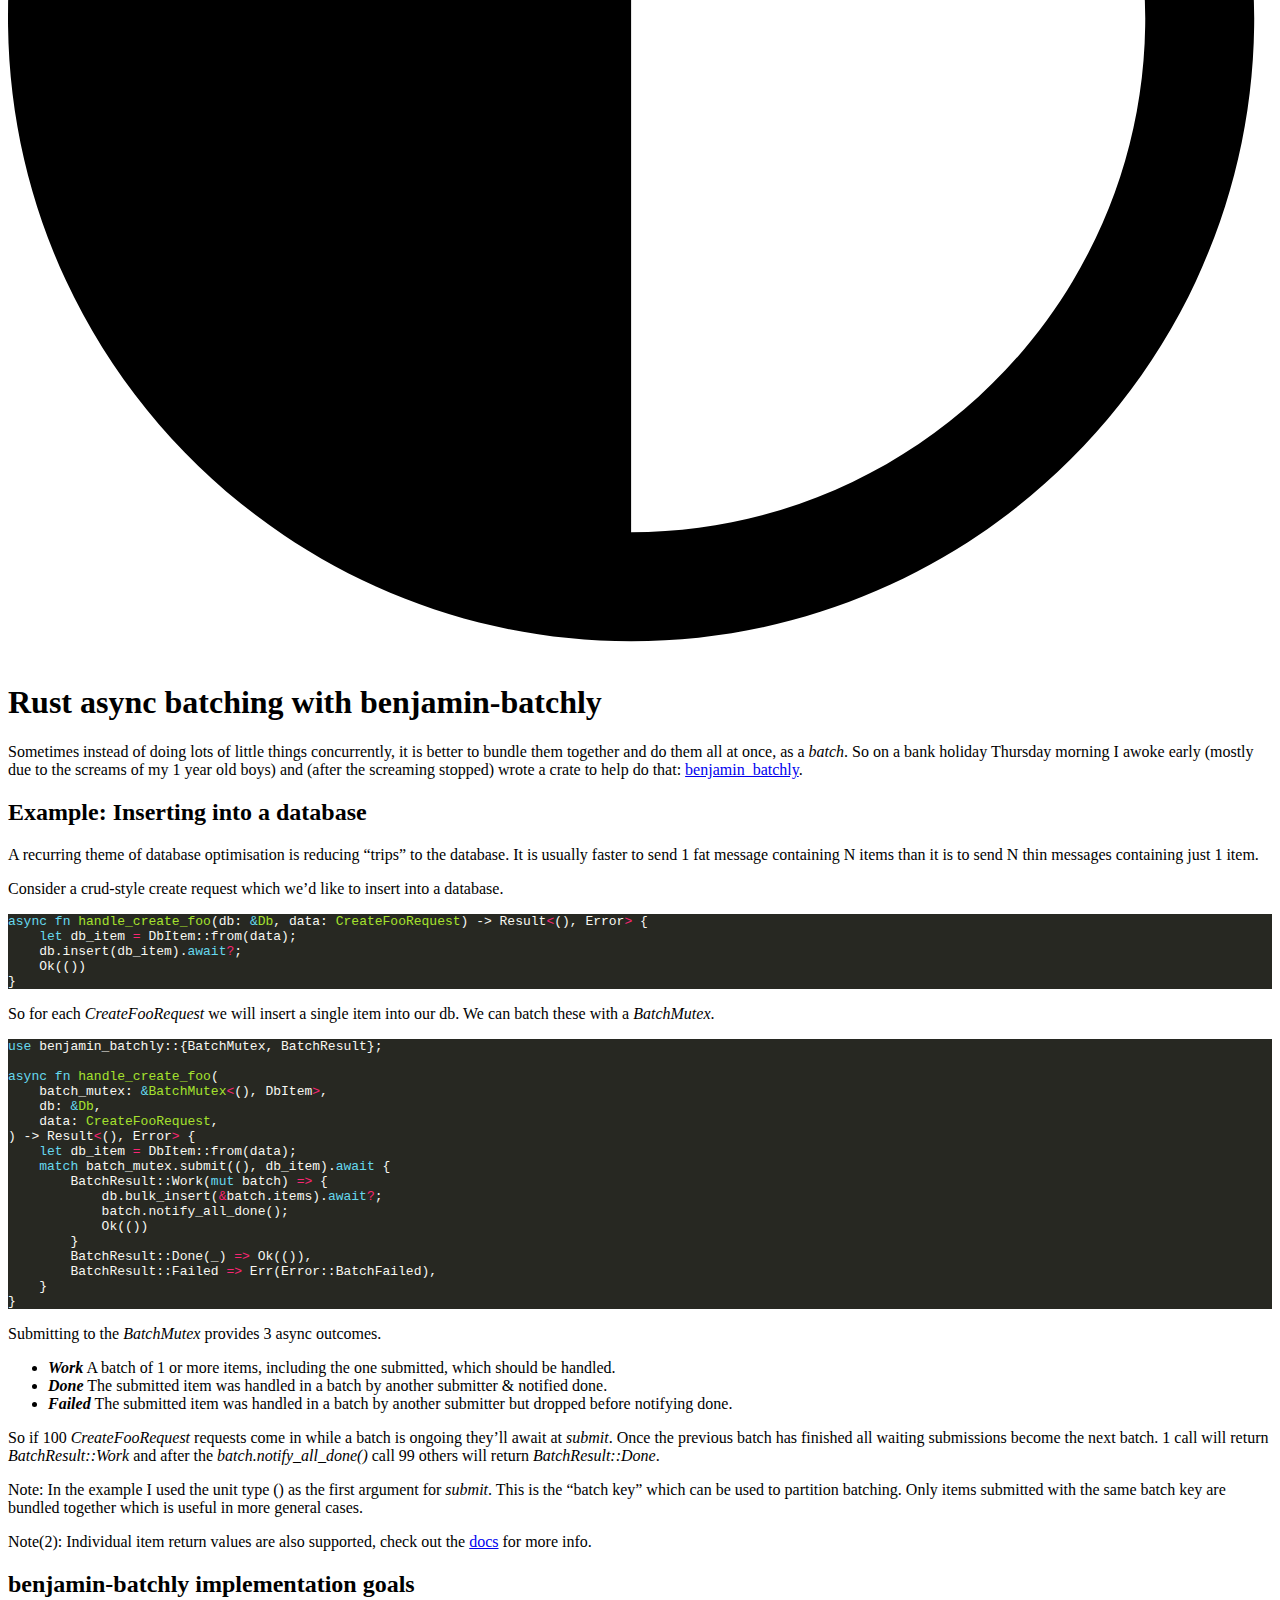
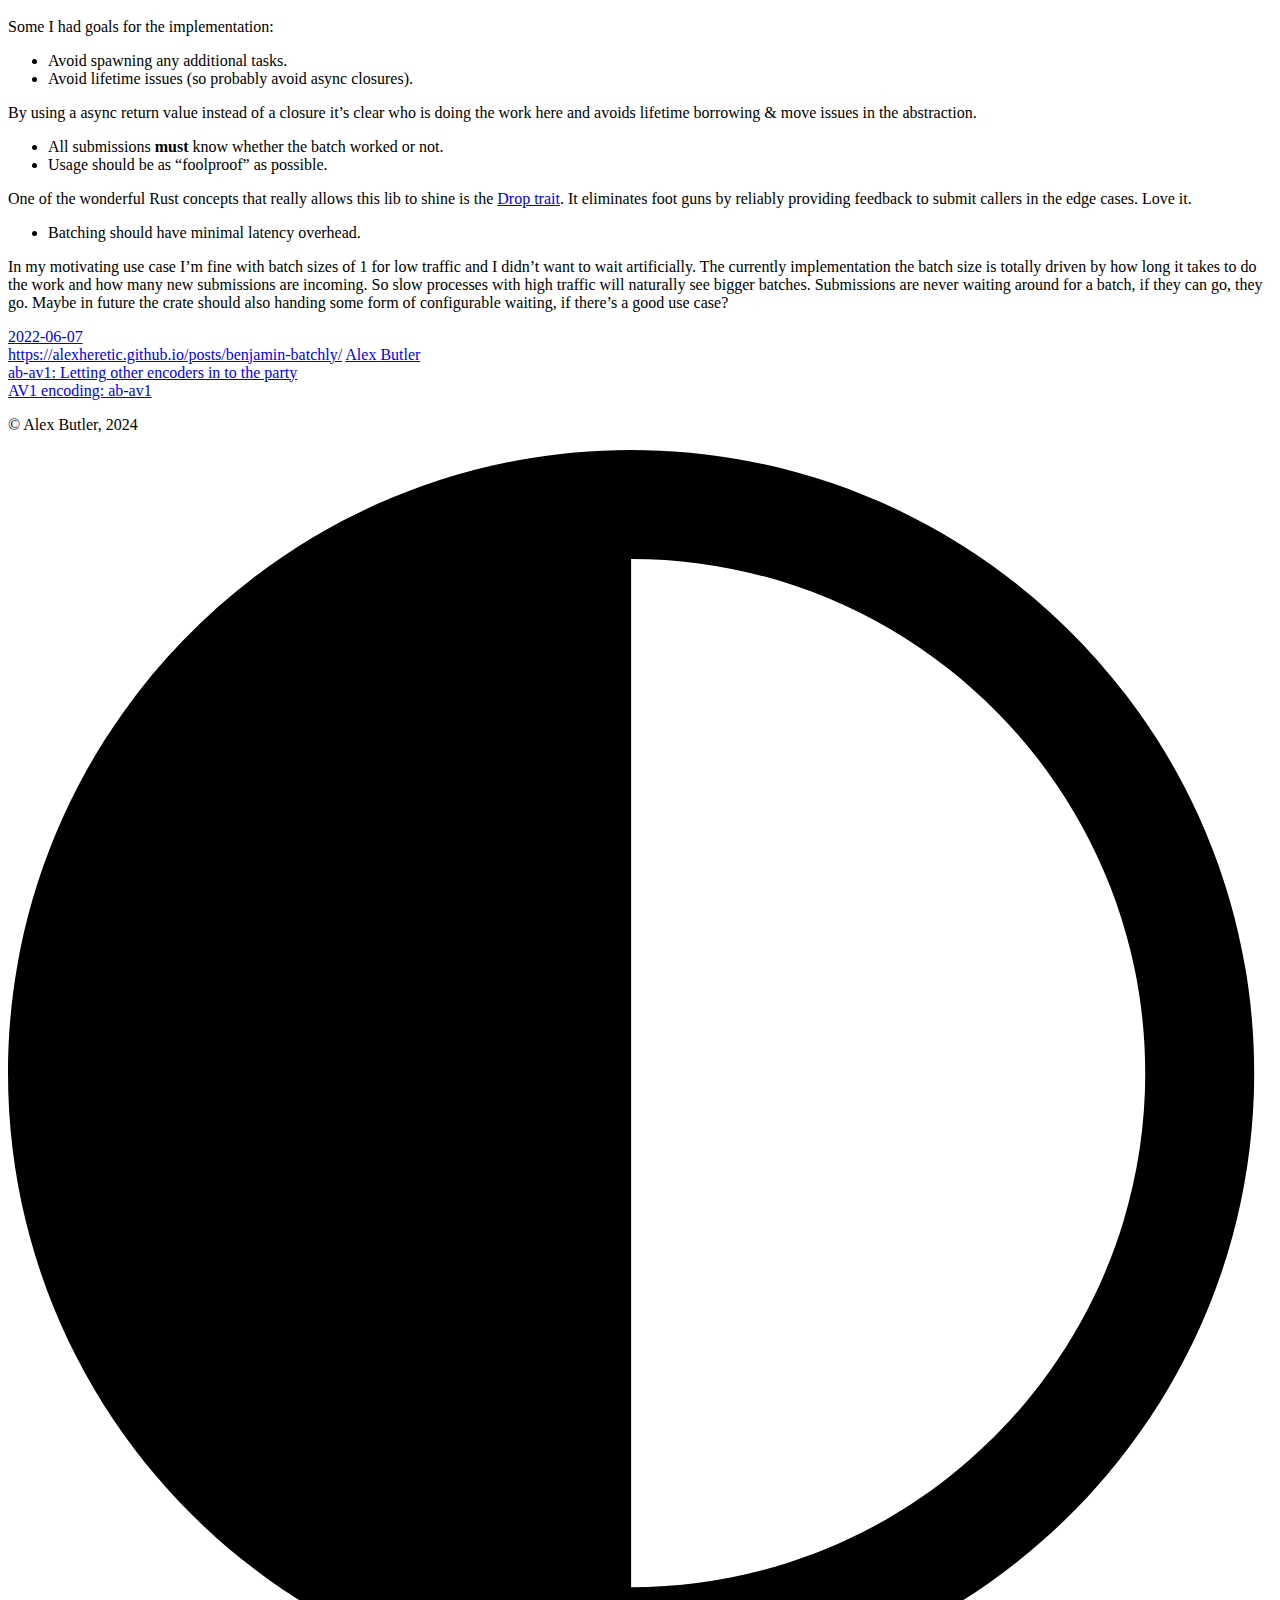
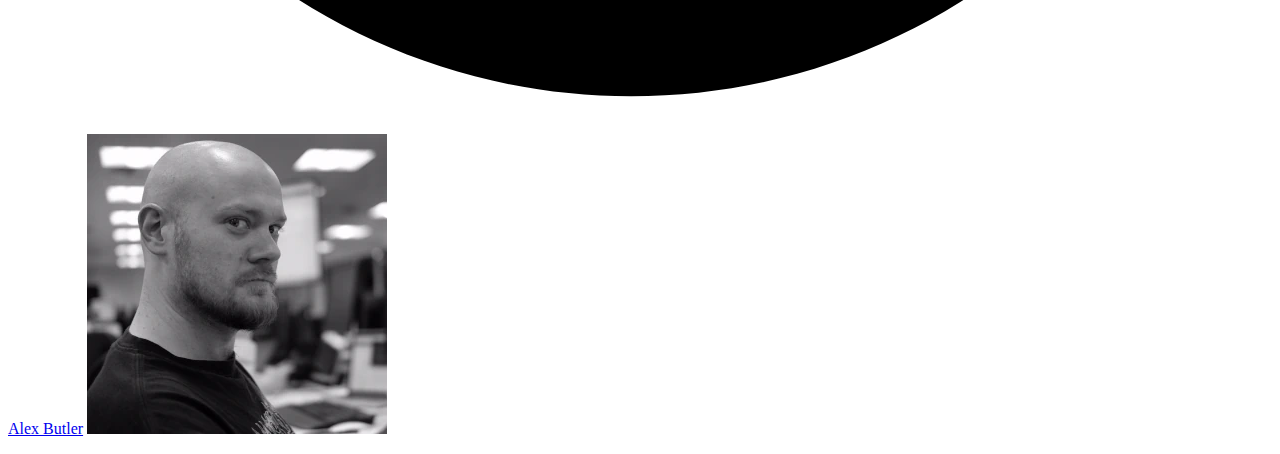
<file: posts/benjamin-batchly/index.html>
<!doctype html><html lang=en-gb data-theme><head><meta charset=utf-8><meta name=HandheldFriendly content="True"><meta name=viewport content="width=device-width,initial-scale=1"><meta name=referrer content="no-referrer-when-downgrade"><title>Rust async batching with benjamin-batchly - alex posts</title>
<meta name=description content="Sometimes instead of doing lots of little things concurrently, it is better to bundle them together and do them all at once, as a batch. So on a bank holiday Thursday morning I awoke early (mostly due to the screams of my 1 year old boys) and (after the screaming stopped) wrote a crate to help do that: benjamin_batchly.
Example: Inserting into a database A recurring theme of database optimisation is reducing &ldquo;trips&rdquo; to the database."><link rel=icon type=image/x-icon href=https://alexheretic.github.io/favicon.ico><link rel=apple-touch-icon-precomposed href=https://alexheretic.github.io/favicon.png><style>body{visibility:hidden;opacity:0}</style><noscript><style>body{visibility:visible;opacity:1}</style></noscript><link rel=stylesheet href=https://alexheretic.github.io/css/style.min.cb6f57b286a1f09223c013270b2706d7691a837dab35f1e96726d8029b8222b7.css integrity="sha256-y29Xsoah8JIjwBMnCycG12kag32rNfHpZybYApuCIrc="><script src=https://alexheretic.github.io/js/script.min.74bf1a3fcf1af396efa4acf3e660e876b61a2153ab9cbe1893ac24ea6d4f94ee.js type=text/javascript integrity="sha256-dL8aP88a85bvpKzz5mDodrYaIVOrnL4Yk6wk6m1PlO4="></script><meta property="og:url" content="https://alexheretic.github.io/posts/benjamin-batchly/"><meta property="og:site_name" content="alex posts"><meta property="og:title" content="Rust async batching with benjamin-batchly"><meta property="og:description" content="Sometimes instead of doing lots of little things concurrently, it is better to bundle them together and do them all at once, as a batch. So on a bank holiday Thursday morning I awoke early (mostly due to the screams of my 1 year old boys) and (after the screaming stopped) wrote a crate to help do that: benjamin_batchly.
Example: Inserting into a database A recurring theme of database optimisation is reducing “trips” to the database."><meta property="og:locale" content="en_gb"><meta property="og:type" content="article"><meta property="article:section" content="posts"><meta property="article:published_time" content="2022-06-07T00:00:00+00:00"><meta property="article:modified_time" content="2022-06-07T00:00:00+00:00"><meta name=twitter:card content="summary"><meta name=twitter:title content="Rust async batching with benjamin-batchly"><meta name=twitter:description content="Sometimes instead of doing lots of little things concurrently, it is better to bundle them together and do them all at once, as a batch. So on a bank holiday Thursday morning I awoke early (mostly due to the screams of my 1 year old boys) and (after the screaming stopped) wrote a crate to help do that: benjamin_batchly.
Example: Inserting into a database A recurring theme of database optimisation is reducing “trips” to the database."></head><body><a class=skip-main href=#main>Skip to main content</a><div class=container><header class=common-header><div class=header-top><div class=header-top-left><h1 class=site-title><a href=/>alex posts</a></h1><ul class=social-icons><li><a href=https://github.com/alexheretic title=Github rel=me><span class=inline-svg><svg viewBox="0 0 496 512"><path fill="currentcolor" d="M165.9 397.4c0 2-2.3 3.6-5.2 3.6-3.3.3-5.6-1.3-5.6-3.6.0-2 2.3-3.6 5.2-3.6 3-.3 5.6 1.3 5.6 3.6zm-31.1-4.5c-.7 2 1.3 4.3 4.3 4.9 2.6 1 5.6.0 6.2-2s-1.3-4.3-4.3-5.2c-2.6-.7-5.5.3-6.2 2.3zm44.2-1.7c-2.9.7-4.9 2.6-4.6 4.9.3 2 2.9 3.3 5.9 2.6 2.9-.7 4.9-2.6 4.6-4.6-.3-1.9-3-3.2-5.9-2.9zM244.8 8C106.1 8 0 113.3.0 252c0 110.9 69.8 205.8 169.5 239.2 12.8 2.3 17.3-5.6 17.3-12.1.0-6.2-.3-40.4-.3-61.4.0.0-70 15-84.7-29.8.0.0-11.4-29.1-27.8-36.6.0.0-22.9-15.7 1.6-15.4.0.0 24.9 2 38.6 25.8 21.9 38.6 58.6 27.5 72.9 20.9 2.3-16 8.8-27.1 16-33.7-55.9-6.2-112.3-14.3-112.3-110.5.0-27.5 7.6-41.3 23.6-58.9-2.6-6.5-11.1-33.3 2.6-67.9 20.9-6.5 69 27 69 27 20-5.6 41.5-8.5 62.8-8.5s42.8 2.9 62.8 8.5c0 0 48.1-33.6 69-27 13.7 34.7 5.2 61.4 2.6 67.9 16 17.7 25.8 31.5 25.8 58.9.0 96.5-58.9 104.2-114.8 110.5 9.2 7.9 17 22.9 17 46.4.0 33.7-.3 75.4-.3 83.6.0 6.5 4.6 14.4 17.3 12.1C428.2 457.8 496 362.9 496 252 496 113.3 383.5 8 244.8 8zM97.2 352.9c-1.3 1-1 3.3.7 5.2 1.6 1.6 3.9 2.3 5.2 1 1.3-1 1-3.3-.7-5.2-1.6-1.6-3.9-2.3-5.2-1zm-10.8-8.1c-.7 1.3.3 2.9 2.3 3.9 1.6 1 3.6.7 4.3-.7.7-1.3-.3-2.9-2.3-3.9-2-.6-3.6-.3-4.3.7zm32.4 35.6c-1.6 1.3-1 4.3 1.3 6.2 2.3 2.3 5.2 2.6 6.5 1 1.3-1.3.7-4.3-1.3-6.2-2.2-2.3-5.2-2.6-6.5-1zm-11.4-14.7c-1.6 1-1.6 3.6.0 5.9 1.6 2.3 4.3 3.3 5.6 2.3 1.6-1.3 1.6-3.9.0-6.2-1.4-2.3-4-3.3-5.6-2z"/></svg></span></a></li><li><a href=https://fosstodon.org/@alexbigab title=Mastodon rel=me><span class=inline-svg><svg viewBox="0 0 448 512"><path fill="currentcolor" d="M433 179.11c0-97.2-63.71-125.7-63.71-125.7-62.52-28.7-228.56-28.4-290.48.0.0.0-63.72 28.5-63.72 125.7.0 115.7-6.6 259.4 105.63 289.1 40.51 10.7 75.32 13 103.33 11.4 50.81-2.8 79.32-18.1 79.32-18.1l-1.7-36.9s-36.31 11.4-77.12 10.1c-40.41-1.4-83-4.4-89.63-54a102.54 102.54.0 01-.9-13.9c85.63 20.9 158.65 9.1 178.75 6.7 56.12-6.7 105-41.3 111.23-72.9 9.8-49.8 9-121.5 9-121.5zm-75.12 125.2h-46.63v-114.2c0-49.7-64-51.6-64 6.9v62.5h-46.33V197c0-58.5-64-56.6-64-6.9v114.2H90.19c0-122.1-5.2-147.9 18.41-175 25.9-28.9 79.82-30.8 103.83 6.1l11.6 19.5 11.6-19.5c24.11-37.1 78.12-34.8 103.83-6.1 23.71 27.3 18.4 53 18.4 175z"/></svg></span></a></li><li><a href=https://alexheretic.github.io/index.xml title=RSS rel=me><span class=inline-svg><svg viewBox="0 0 448 512"><path fill="currentcolor" d="M128.081 415.959c0 35.369-28.672 64.041-64.041 64.041S0 451.328.0 415.959s28.672-64.041 64.041-64.041 64.04 28.673 64.04 64.041zm175.66 47.25c-8.354-154.6-132.185-278.587-286.95-286.95C7.656 175.765.0 183.105.0 192.253v48.069c0 8.415 6.49 15.472 14.887 16.018 111.832 7.284 201.473 96.702 208.772 208.772.547 8.397 7.604 14.887 16.018 14.887h48.069c9.149.001 16.489-7.655 15.995-16.79zm144.249.288C439.596 229.677 251.465 40.445 16.503 32.01 7.473 31.686.0 38.981.0 48.016v48.068c0 8.625 6.835 15.645 15.453 15.999 191.179 7.839 344.627 161.316 352.465 352.465.353 8.618 7.373 15.453 15.999 15.453h48.068c9.034-.001 16.329-7.474 16.005-16.504z"/></svg></span></a></li></ul></div><div class=header-top-right><div class=theme-switcher><span class=inline-svg><svg xmlns:xlink="http://www.w3.org/1999/xlink" viewBox="0 0 290 290"><path fill="currentcolor" d="M142.959.0C64.131.0.0 64.132.0 142.96s64.131 142.959 142.959 142.959 142.96-64.131 142.96-142.959C285.919 64.132 221.787.0 142.959.0zm0 260.919V142.96 25c65.043.0 117.96 52.917 117.96 117.96.0 65.043-52.917 117.959-117.96 117.959z"/></svg></span></div><script>const STORAGE_KEY="user-color-scheme",defaultTheme="dark";let currentTheme,switchButton,autoDefinedScheme=window.matchMedia("(prefers-color-scheme: dark)");const autoChangeScheme=e=>{currentTheme=e.matches?"dark":"light",document.documentElement.setAttribute("data-theme",currentTheme)};document.addEventListener("DOMContentLoaded",function(){switchButton=document.querySelector(".theme-switcher"),currentTheme=detectCurrentScheme(),currentTheme=="dark"&&document.documentElement.setAttribute("data-theme","dark"),currentTheme=="auto"&&(autoChangeScheme(autoDefinedScheme),autoDefinedScheme.addListener(autoChangeScheme)),switchButton&&switchButton.addEventListener("click",switchTheme,!1),showContent()});function detectCurrentScheme(){return localStorage!==null&&localStorage.getItem(STORAGE_KEY)?localStorage.getItem(STORAGE_KEY):defaultTheme?defaultTheme:window.matchMedia?window.matchMedia("(prefers-color-scheme: dark)").matches?"dark":"light":"light"}function switchTheme(){currentTheme=="dark"?(localStorage!==null&&localStorage.setItem(STORAGE_KEY,"light"),document.documentElement.setAttribute("data-theme","light"),currentTheme="light"):(localStorage!==null&&localStorage.setItem(STORAGE_KEY,"dark"),document.documentElement.setAttribute("data-theme","dark"),currentTheme="dark")}function showContent(){document.body.style.visibility="visible",document.body.style.opacity=1}</script></div></div><nav></nav></header><main id=main tabindex=-1><article class="post h-entry"><div class=post-header><header><h1 class="p-name post-title">Rust async batching with benjamin-batchly</h1></header></div><div class="content e-content"><p>Sometimes instead of doing lots of little things concurrently, it is better to bundle them together
and do them all at once, as a <em>batch</em>. So on a bank holiday Thursday morning I awoke early (mostly due to the screams of my 1 year old boys) and (after the screaming stopped) wrote a crate to help do that: <a href=https://github.com/alexheretic/benjamin-batchly>benjamin_batchly</a>.</p><h2 id=example-inserting-into-a-database>Example: Inserting into a database
<span><a href=#example-inserting-into-a-database><svg viewBox="0 0 28 23" height="100%" width="19"><path d="M10 13a5 5 0 007.54.54l3-3a5 5 0 00-7.07-7.07l-1.72 1.71" fill="none" stroke-linecap="round" stroke-miterlimit="10" stroke-width="2"/><path d="M14 11a5 5 0 00-7.54-.54l-3 3a5 5 0 007.07 7.07l1.71-1.71" fill="none" stroke-linecap="round" stroke-miterlimit="10" stroke-width="2"/></svg></a></span></h2><p>A recurring theme of database optimisation is reducing &ldquo;trips&rdquo; to the database. It is usually faster to send 1 fat message containing N items than it is to send N thin messages containing just 1 item.</p><p>Consider a crud-style create request which we&rsquo;d like to insert into a database.</p><div class=highlight><pre tabindex=0 style=color:#f8f8f2;background-color:#272822;-moz-tab-size:4;-o-tab-size:4;tab-size:4><code class=language-rust data-lang=rust><span style=display:flex><span><span style=color:#66d9ef>async</span> <span style=color:#66d9ef>fn</span> <span style=color:#a6e22e>handle_create_foo</span>(db: <span style=color:#66d9ef>&amp;</span><span style=color:#a6e22e>Db</span>, data: <span style=color:#a6e22e>CreateFooRequest</span>) -&gt; Result<span style=color:#f92672>&lt;</span>(), Error<span style=color:#f92672>&gt;</span> {
</span></span><span style=display:flex><span>    <span style=color:#66d9ef>let</span> db_item <span style=color:#f92672>=</span> DbItem::from(data);
</span></span><span style=display:flex><span>    db.insert(db_item).<span style=color:#66d9ef>await</span><span style=color:#f92672>?</span>;
</span></span><span style=display:flex><span>    Ok(())
</span></span><span style=display:flex><span>}
</span></span></code></pre></div><p>So for each <em>CreateFooRequest</em> we will insert a single item into our db. We can batch these with a <em>BatchMutex</em>.</p><div class=highlight><pre tabindex=0 style=color:#f8f8f2;background-color:#272822;-moz-tab-size:4;-o-tab-size:4;tab-size:4><code class=language-rust data-lang=rust><span style=display:flex><span><span style=color:#66d9ef>use</span> benjamin_batchly::{BatchMutex, BatchResult};
</span></span><span style=display:flex><span>
</span></span><span style=display:flex><span><span style=color:#66d9ef>async</span> <span style=color:#66d9ef>fn</span> <span style=color:#a6e22e>handle_create_foo</span>(
</span></span><span style=display:flex><span>    batch_mutex: <span style=color:#66d9ef>&amp;</span><span style=color:#a6e22e>BatchMutex</span><span style=color:#f92672>&lt;</span>(), DbItem<span style=color:#f92672>&gt;</span>,
</span></span><span style=display:flex><span>    db: <span style=color:#66d9ef>&amp;</span><span style=color:#a6e22e>Db</span>,
</span></span><span style=display:flex><span>    data: <span style=color:#a6e22e>CreateFooRequest</span>,
</span></span><span style=display:flex><span>) -&gt; Result<span style=color:#f92672>&lt;</span>(), Error<span style=color:#f92672>&gt;</span> {
</span></span><span style=display:flex><span>    <span style=color:#66d9ef>let</span> db_item <span style=color:#f92672>=</span> DbItem::from(data);
</span></span><span style=display:flex><span>    <span style=color:#66d9ef>match</span> batch_mutex.submit((), db_item).<span style=color:#66d9ef>await</span> {
</span></span><span style=display:flex><span>        BatchResult::Work(<span style=color:#66d9ef>mut</span> batch) <span style=color:#f92672>=&gt;</span> {
</span></span><span style=display:flex><span>            db.bulk_insert(<span style=color:#f92672>&amp;</span>batch.items).<span style=color:#66d9ef>await</span><span style=color:#f92672>?</span>;
</span></span><span style=display:flex><span>            batch.notify_all_done();
</span></span><span style=display:flex><span>            Ok(())
</span></span><span style=display:flex><span>        }
</span></span><span style=display:flex><span>        BatchResult::Done(_) <span style=color:#f92672>=&gt;</span> Ok(()),
</span></span><span style=display:flex><span>        BatchResult::Failed <span style=color:#f92672>=&gt;</span> Err(Error::BatchFailed),
</span></span><span style=display:flex><span>    }
</span></span><span style=display:flex><span>}
</span></span></code></pre></div><p>Submitting to the <em>BatchMutex</em> provides 3 async outcomes.</p><ul><li><em><strong>Work</strong></em> A batch of 1 or more items, including the one submitted, which should be handled.</li><li><em><strong>Done</strong></em> The submitted item was handled in a batch by another submitter & notified done.</li><li><em><strong>Failed</strong></em> The submitted item was handled in a batch by another submitter but dropped before notifying done.</li></ul><p>So if 100 <em>CreateFooRequest</em> requests come in while a batch is ongoing they&rsquo;ll await at <em>submit</em>. Once the previous batch has finished all waiting submissions become the next batch. 1 call will return <em>BatchResult::Work</em> and after the <em>batch.notify_all_done()</em> call 99 others will return <em>BatchResult::Done</em>.</p><p>Note: In the example I used the unit type () as the first argument for <em>submit</em>. This is the &ldquo;batch key&rdquo; which can be used to partition batching. Only items submitted with the same batch key are bundled together which is useful in more general cases.</p><p>Note(2): Individual item return values are also supported, check out the <a href=https://docs.rs/benjamin_batchly/latest/benjamin_batchly>docs</a> for more info.</p><h2 id=benjamin-batchly-implementation-goals>benjamin-batchly implementation goals
<span><a href=#benjamin-batchly-implementation-goals><svg viewBox="0 0 28 23" height="100%" width="19"><path d="M10 13a5 5 0 007.54.54l3-3a5 5 0 00-7.07-7.07l-1.72 1.71" fill="none" stroke-linecap="round" stroke-miterlimit="10" stroke-width="2"/><path d="M14 11a5 5 0 00-7.54-.54l-3 3a5 5 0 007.07 7.07l1.71-1.71" fill="none" stroke-linecap="round" stroke-miterlimit="10" stroke-width="2"/></svg></a></span></h2><p>Some I had goals for the implementation:</p><ul><li>Avoid spawning any additional tasks.</li><li>Avoid lifetime issues (so probably avoid async closures).</li></ul><p>By using a async return value instead of a closure it&rsquo;s clear who is doing the work here and avoids lifetime borrowing & move issues in the abstraction.</p><ul><li>All submissions <strong>must</strong> know whether the batch worked or not.</li><li>Usage should be as &ldquo;foolproof&rdquo; as possible.</li></ul><p>One of the wonderful Rust concepts that really allows this lib to shine is the <a href=https://doc.rust-lang.org/std/ops/trait.Drop.html>Drop trait</a>. It eliminates foot guns by reliably providing feedback to submit callers in the edge cases. Love it.</p><ul><li>Batching should have minimal latency overhead.</li></ul><p>In my motivating use case I&rsquo;m fine with batch sizes of 1 for low traffic and I didn&rsquo;t want to wait artificially. The currently implementation the batch size is totally driven by how long it takes to do the work and how many new submissions are incoming. So slow processes with high traffic will naturally see bigger batches. Submissions are never waiting around for a batch, if they can go, they go. Maybe in future the crate should also handing some form of configurable waiting, if there&rsquo;s a good use case?</p></div><div class=post-info><div class="post-date dt-published"><a class=u-url href=/posts/benjamin-batchly/><time datetime=2022-06-07>2022-06-07</time></a></div><a class="post-hidden-url u-url" href=https://alexheretic.github.io/posts/benjamin-batchly/>https://alexheretic.github.io/posts/benjamin-batchly/</a>
<a href=https://alexheretic.github.io/ class="p-name p-author post-hidden-author h-card" rel=me>Alex Butler</a><div class=post-taxonomies></div></div></article><div class="pagination post-pagination"><div class="left pagination-item"><a href=/posts/ab-av1-2/>ab-av1: Letting other encoders in to the party</a></div><div class="right pagination-item"><a href=/posts/ab-av1/>AV1 encoding: ab-av1</a></div></div></main><footer class=common-footer><div class=common-footer-bottom><div class=copyright><p>© Alex Butler, 2024<br></p></div><div class=theme-switcher><span class=inline-svg><svg xmlns:xlink="http://www.w3.org/1999/xlink" viewBox="0 0 290 290"><path fill="currentcolor" d="M142.959.0C64.131.0.0 64.132.0 142.96s64.131 142.959 142.959 142.959 142.96-64.131 142.96-142.959C285.919 64.132 221.787.0 142.959.0zm0 260.919V142.96 25c65.043.0 117.96 52.917 117.96 117.96.0 65.043-52.917 117.959-117.96 117.959z"/></svg></span></div><script>const STORAGE_KEY="user-color-scheme",defaultTheme="dark";let currentTheme,switchButton,autoDefinedScheme=window.matchMedia("(prefers-color-scheme: dark)");const autoChangeScheme=e=>{currentTheme=e.matches?"dark":"light",document.documentElement.setAttribute("data-theme",currentTheme)};document.addEventListener("DOMContentLoaded",function(){switchButton=document.querySelector(".theme-switcher"),currentTheme=detectCurrentScheme(),currentTheme=="dark"&&document.documentElement.setAttribute("data-theme","dark"),currentTheme=="auto"&&(autoChangeScheme(autoDefinedScheme),autoDefinedScheme.addListener(autoChangeScheme)),switchButton&&switchButton.addEventListener("click",switchTheme,!1),showContent()});function detectCurrentScheme(){return localStorage!==null&&localStorage.getItem(STORAGE_KEY)?localStorage.getItem(STORAGE_KEY):defaultTheme?defaultTheme:window.matchMedia?window.matchMedia("(prefers-color-scheme: dark)").matches?"dark":"light":"light"}function switchTheme(){currentTheme=="dark"?(localStorage!==null&&localStorage.setItem(STORAGE_KEY,"light"),document.documentElement.setAttribute("data-theme","light"),currentTheme="light"):(localStorage!==null&&localStorage.setItem(STORAGE_KEY,"dark"),document.documentElement.setAttribute("data-theme","dark"),currentTheme="dark")}function showContent(){document.body.style.visibility="visible",document.body.style.opacity=1}</script></div><p class="h-card vcard"><a href=https://alexheretic.github.io/ class="p-name u-url url fn" rel=me>Alex Butler</a>
<img class=u-photo src=/images/me.webp></p></footer></div></body></html>
</file>
